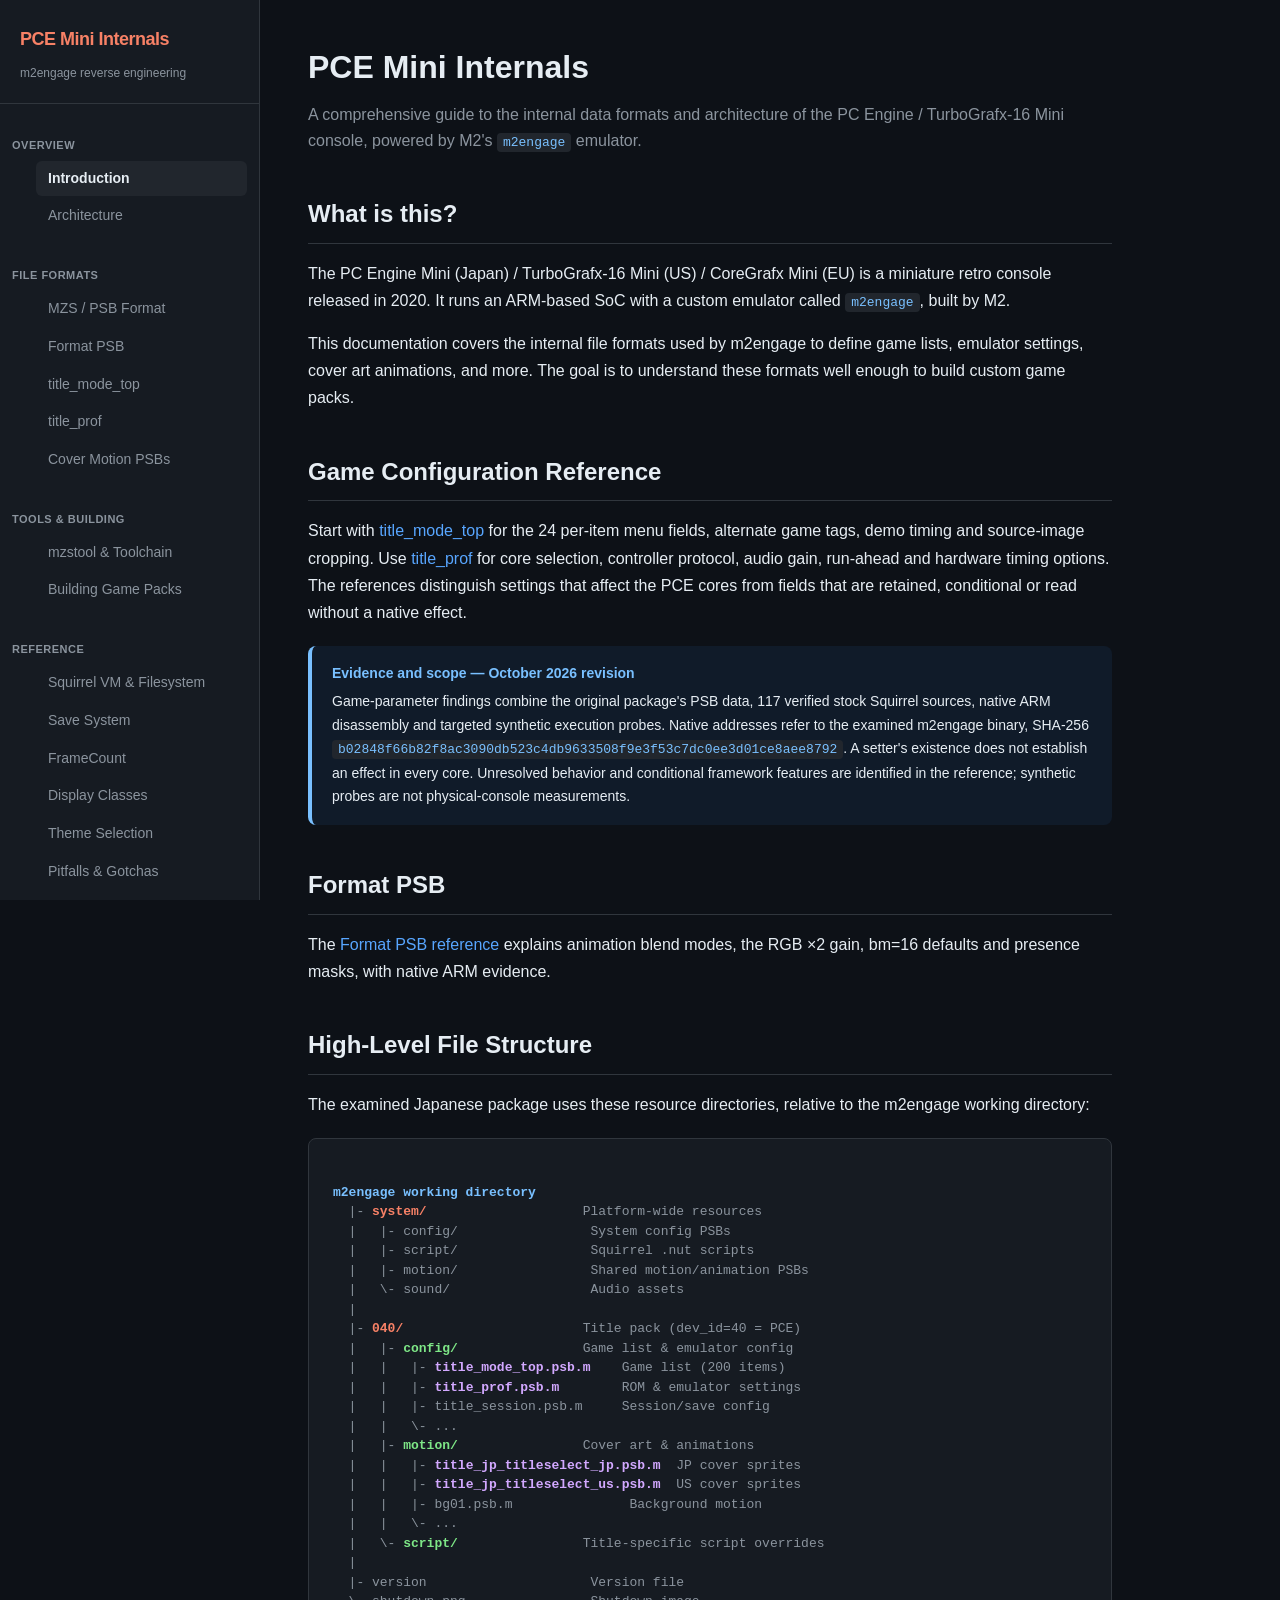
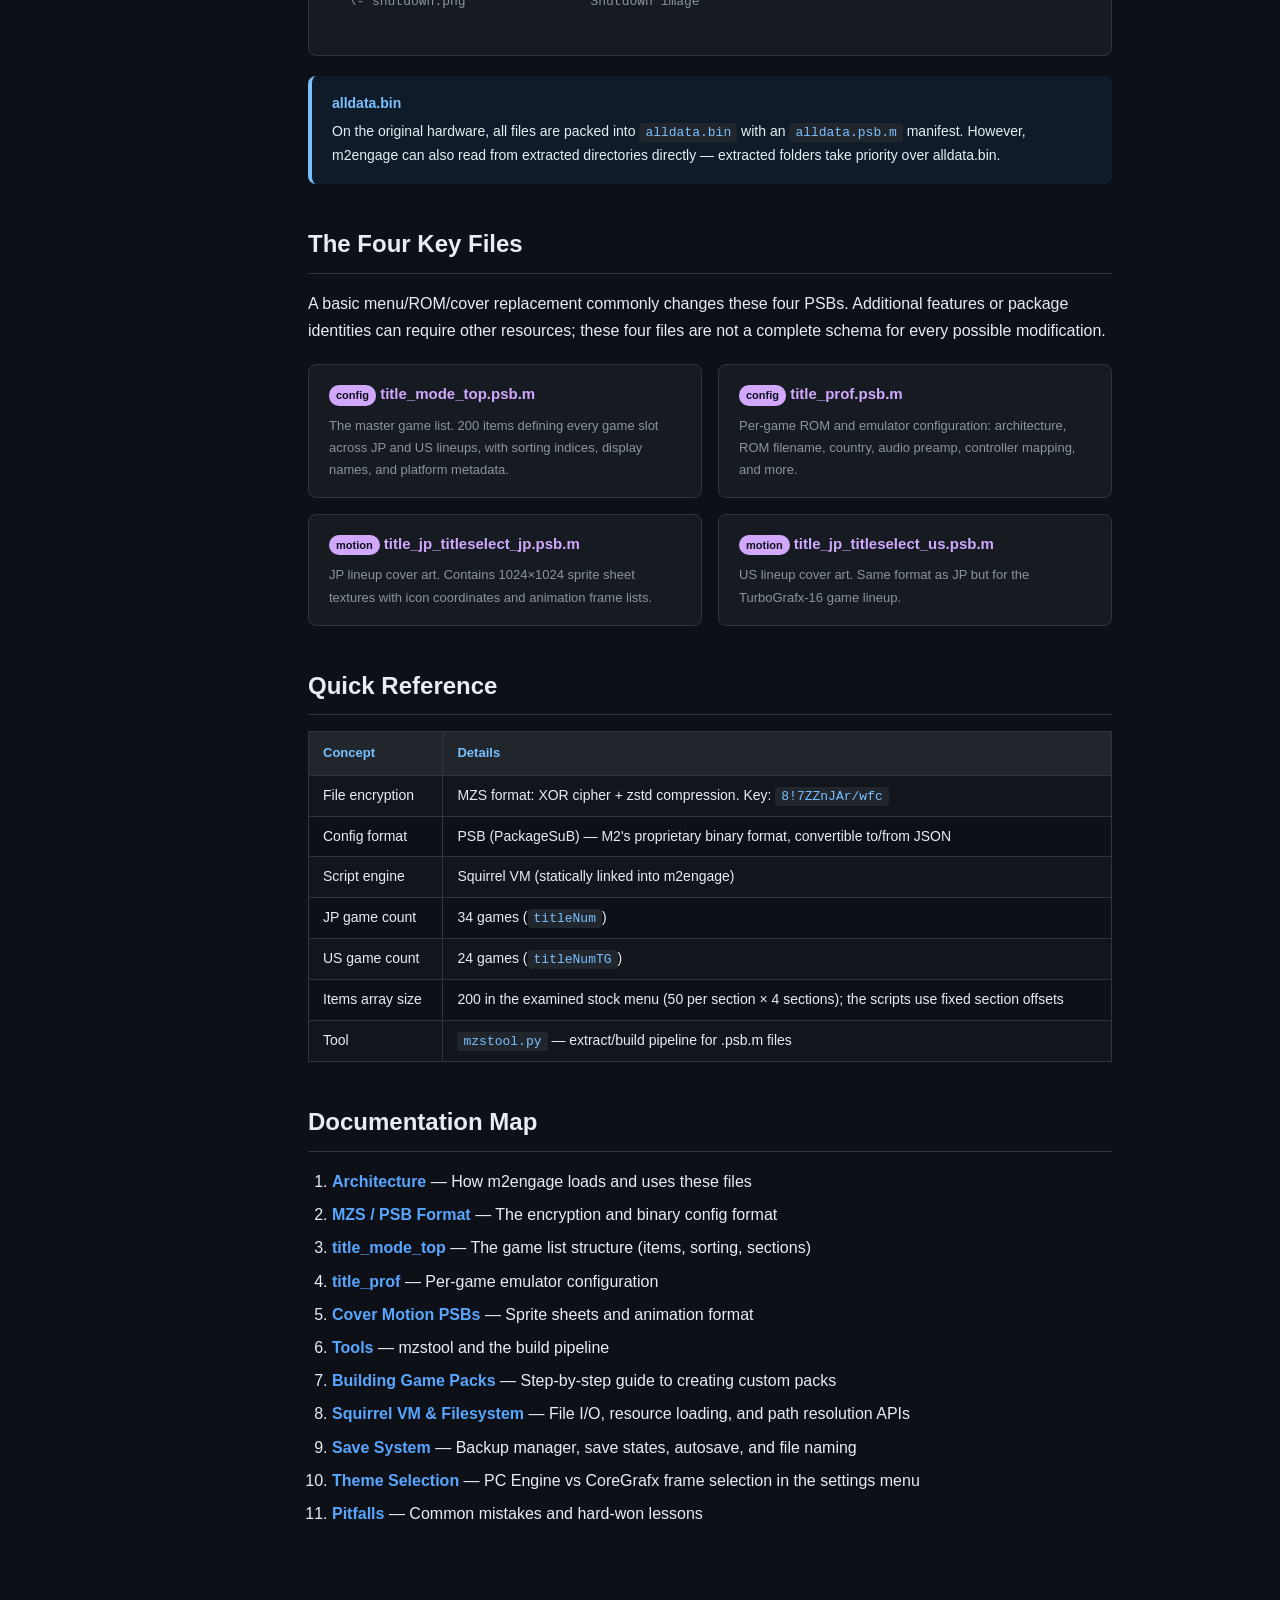
<file: index.html>
<!DOCTYPE html>
<html lang="en">
<head>
  <meta charset="UTF-8">
  <meta name="viewport" content="width=device-width, initial-scale=1.0">
  <title>PCE Mini Internals</title>
  <link rel="stylesheet" href="style.css">
</head>
<body>
  <nav>
    <div class="logo">
      <h1>PCE Mini Internals</h1>
      <div class="subtitle">m2engage reverse engineering</div>
    </div>
    <div class="section-label">Overview</div>
    <ul>
      <li><a href="index.html" class="active">Introduction</a></li>
      <li><a href="architecture.html">Architecture</a></li>
    </ul>
    <div class="section-label">File Formats</div>
    <ul>
      <li><a href="mzs-format.html">MZS / PSB Format</a></li>
      <li><a href="psb-format.html">Format PSB</a></li>
      <li><a href="title-mode-top.html">title_mode_top</a></li>
      <li><a href="title-prof.html">title_prof</a></li>
      <li><a href="cover-motion.html">Cover Motion PSBs</a></li>
    </ul>
    <div class="section-label">Tools &amp; Building</div>
    <ul>
      <li><a href="tools.html">mzstool &amp; Toolchain</a></li>
      <li><a href="building.html">Building Game Packs</a></li>
    </ul>
    <div class="section-label">Reference</div>
    <ul>
      <li><a href="squirrel-vm.html">Squirrel VM &amp; Filesystem</a></li>
      <li><a href="save-system.html">Save System</a></li>
      <li><a href="framecount.html">FrameCount</a></li>
      <li><a href="display-classes.html">Display Classes</a></li>
      <li><a href="theme.html">Theme Selection</a></li>
      <li><a href="pitfalls.html">Pitfalls &amp; Gotchas</a></li>
    </ul>
  </nav>

  <main>
    <h1>PCE Mini Internals</h1>
    <p class="page-desc">
      A comprehensive guide to the internal data formats and architecture of the
      PC Engine / TurboGrafx-16 Mini console, powered by M2's <code>m2engage</code> emulator.
    </p>

    <h2>What is this?</h2>
    <p>
      The PC Engine Mini (Japan) / TurboGrafx-16 Mini (US) / CoreGrafx Mini (EU) is a miniature
      retro console released in 2020. It runs an ARM-based SoC with a custom emulator called
      <code>m2engage</code>, built by M2.
    </p>
    <p>
      This documentation covers the internal file formats used by m2engage to define game lists,
      emulator settings, cover art animations, and more. The goal is to understand these formats
      well enough to build custom game packs.
    </p>

    <h2>Game Configuration Reference</h2>
    <p>
      Start with <a href="title-mode-top.html">title_mode_top</a> for the 24 per-item
      menu fields, alternate game tags, demo timing and source-image cropping. Use
      <a href="title-prof.html">title_prof</a> for core selection, controller protocol,
      audio gain, run-ahead and hardware timing options. The references distinguish
      settings that affect the PCE cores from fields that are retained, conditional
      or read without a native effect.
    </p>
    <div class="box box-info">
      <strong>Evidence and scope &mdash; October 2026 revision</strong>
      Game-parameter findings combine the original package's PSB data, 117 verified
      stock Squirrel sources, native ARM disassembly and targeted synthetic execution
      probes. Native addresses refer to the examined m2engage binary, SHA-256
      <code>b02848f66b82f8ac3090db523c4db9633508f9e3f53c7dc0ee3d01ce8aee8792</code>.
      A setter's existence does not establish an effect in every core. Unresolved
      behavior and conditional framework features are identified in the reference;
      synthetic probes are not physical-console measurements.
    </div>

    <h2>Format PSB</h2>
    <p>The <a href="psb-format.html">Format PSB reference</a> explains animation blend modes,
      the RGB &times;2 gain, bm=16 defaults and presence masks, with native ARM evidence.</p>

    <h2>High-Level File Structure</h2>
    <p>
      The examined Japanese package uses these resource directories, relative to
      the m2engage working directory:
    </p>

    <div class="diagram">
<span class="hl-blue">m2engage working directory</span>
  |- <span class="highlight">system/</span>                    Platform-wide resources
  |   |- config/                 System config PSBs
  |   |- script/                 Squirrel .nut scripts
  |   |- motion/                 Shared motion/animation PSBs
  |   \- sound/                  Audio assets
  |
  |- <span class="highlight">040/</span>                       Title pack (dev_id=40 = PCE)
  |   |- <span class="hl-green">config/</span>                Game list &amp; emulator config
  |   |   |- <span class="hl-purple">title_mode_top.psb.m</span>    Game list (200 items)
  |   |   |- <span class="hl-purple">title_prof.psb.m</span>        ROM &amp; emulator settings
  |   |   |- title_session.psb.m     Session/save config
  |   |   \- ...
  |   |- <span class="hl-green">motion/</span>                Cover art &amp; animations
  |   |   |- <span class="hl-purple">title_jp_titleselect_jp.psb.m</span>  JP cover sprites
  |   |   |- <span class="hl-purple">title_jp_titleselect_us.psb.m</span>  US cover sprites
  |   |   |- bg01.psb.m               Background motion
  |   |   \- ...
  |   \- <span class="hl-green">script/</span>                Title-specific script overrides
  |
  |- version                     Version file
  \- shutdown.png                Shutdown image
    </div>

    <div class="box box-info">
      <strong>alldata.bin</strong>
      On the original hardware, all files are packed into <code>alldata.bin</code> with an
      <code>alldata.psb.m</code> manifest. However, m2engage can also read from extracted
      directories directly &mdash; extracted folders take priority over alldata.bin.
    </div>

    <h2>The Four Key Files</h2>
    <p>
      A basic menu/ROM/cover replacement commonly changes these four PSBs. Additional
      features or package identities can require other resources; these four files
      are not a complete schema for every possible modification.
    </p>

    <div class="card-grid">
      <div class="card">
        <h4><span class="badge badge-file">config</span> title_mode_top.psb.m</h4>
        <p>The master game list. 200 items defining every game slot across JP and US lineups,
        with sorting indices, display names, and platform metadata.</p>
      </div>
      <div class="card">
        <h4><span class="badge badge-file">config</span> title_prof.psb.m</h4>
        <p>Per-game ROM and emulator configuration: architecture, ROM filename, country,
        audio preamp, controller mapping, and more.</p>
      </div>
      <div class="card">
        <h4><span class="badge badge-file">motion</span> title_jp_titleselect_jp.psb.m</h4>
        <p>JP lineup cover art. Contains 1024&times;1024 sprite sheet textures with icon
        coordinates and animation frame lists.</p>
      </div>
      <div class="card">
        <h4><span class="badge badge-file">motion</span> title_jp_titleselect_us.psb.m</h4>
        <p>US lineup cover art. Same format as JP but for the TurboGrafx-16 game lineup.</p>
      </div>
    </div>

    <h2>Quick Reference</h2>
    <table>
      <tr>
        <th>Concept</th>
        <th>Details</th>
      </tr>
      <tr>
        <td>File encryption</td>
        <td>MZS format: XOR cipher + zstd compression. Key: <code>8!7ZZnJAr/wfc</code></td>
      </tr>
      <tr>
        <td>Config format</td>
        <td>PSB (PackageSuB) &mdash; M2's proprietary binary format, convertible to/from JSON</td>
      </tr>
      <tr>
        <td>Script engine</td>
        <td>Squirrel VM (statically linked into m2engage)</td>
      </tr>
      <tr>
        <td>JP game count</td>
        <td>34 games (<code>titleNum</code>)</td>
      </tr>
      <tr>
        <td>US game count</td>
        <td>24 games (<code>titleNumTG</code>)</td>
      </tr>
      <tr>
        <td>Items array size</td>
        <td>200 in the examined stock menu (50 per section &times; 4 sections); the scripts use fixed section offsets</td>
      </tr>
      <tr>
        <td>Tool</td>
        <td><code>mzstool.py</code> &mdash; extract/build pipeline for .psb.m files</td>
      </tr>
    </table>

    <h2>Documentation Map</h2>
    <ol>
      <li><a href="architecture.html"><strong>Architecture</strong></a> &mdash; How m2engage loads and uses these files</li>
      <li><a href="mzs-format.html"><strong>MZS / PSB Format</strong></a> &mdash; The encryption and binary config format</li>
      <li><a href="title-mode-top.html"><strong>title_mode_top</strong></a> &mdash; The game list structure (items, sorting, sections)</li>
      <li><a href="title-prof.html"><strong>title_prof</strong></a> &mdash; Per-game emulator configuration</li>
      <li><a href="cover-motion.html"><strong>Cover Motion PSBs</strong></a> &mdash; Sprite sheets and animation format</li>
      <li><a href="tools.html"><strong>Tools</strong></a> &mdash; mzstool and the build pipeline</li>
      <li><a href="building.html"><strong>Building Game Packs</strong></a> &mdash; Step-by-step guide to creating custom packs</li>
      <li><a href="squirrel-vm.html"><strong>Squirrel VM &amp; Filesystem</strong></a> &mdash; File I/O, resource loading, and path resolution APIs</li>
      <li><a href="save-system.html"><strong>Save System</strong></a> &mdash; Backup manager, save states, autosave, and file naming</li>
      <li><a href="theme.html"><strong>Theme Selection</strong></a> &mdash; PC Engine vs CoreGrafx frame selection in the settings menu</li>
      <li><a href="pitfalls.html"><strong>Pitfalls</strong></a> &mdash; Common mistakes and hard-won lessons</li>
    </ol>

  </main>
</body>
</html>
</file>
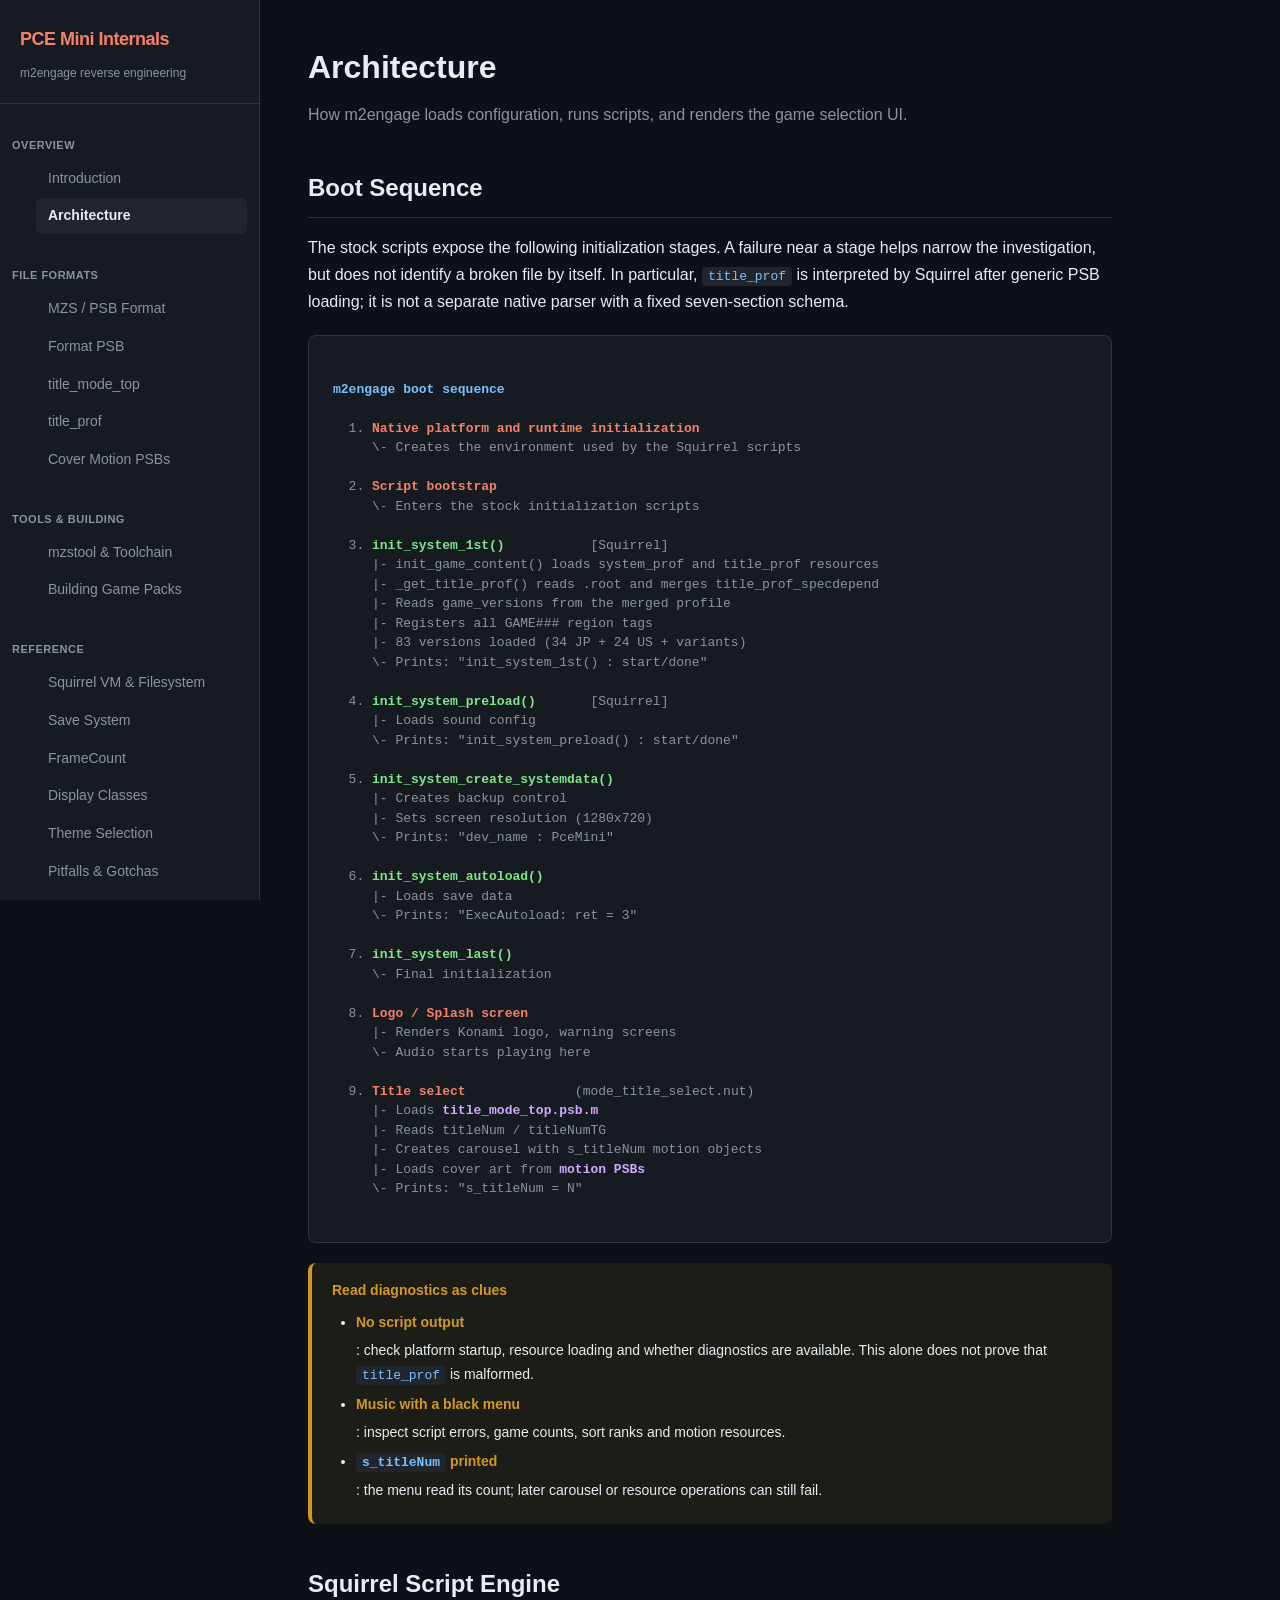
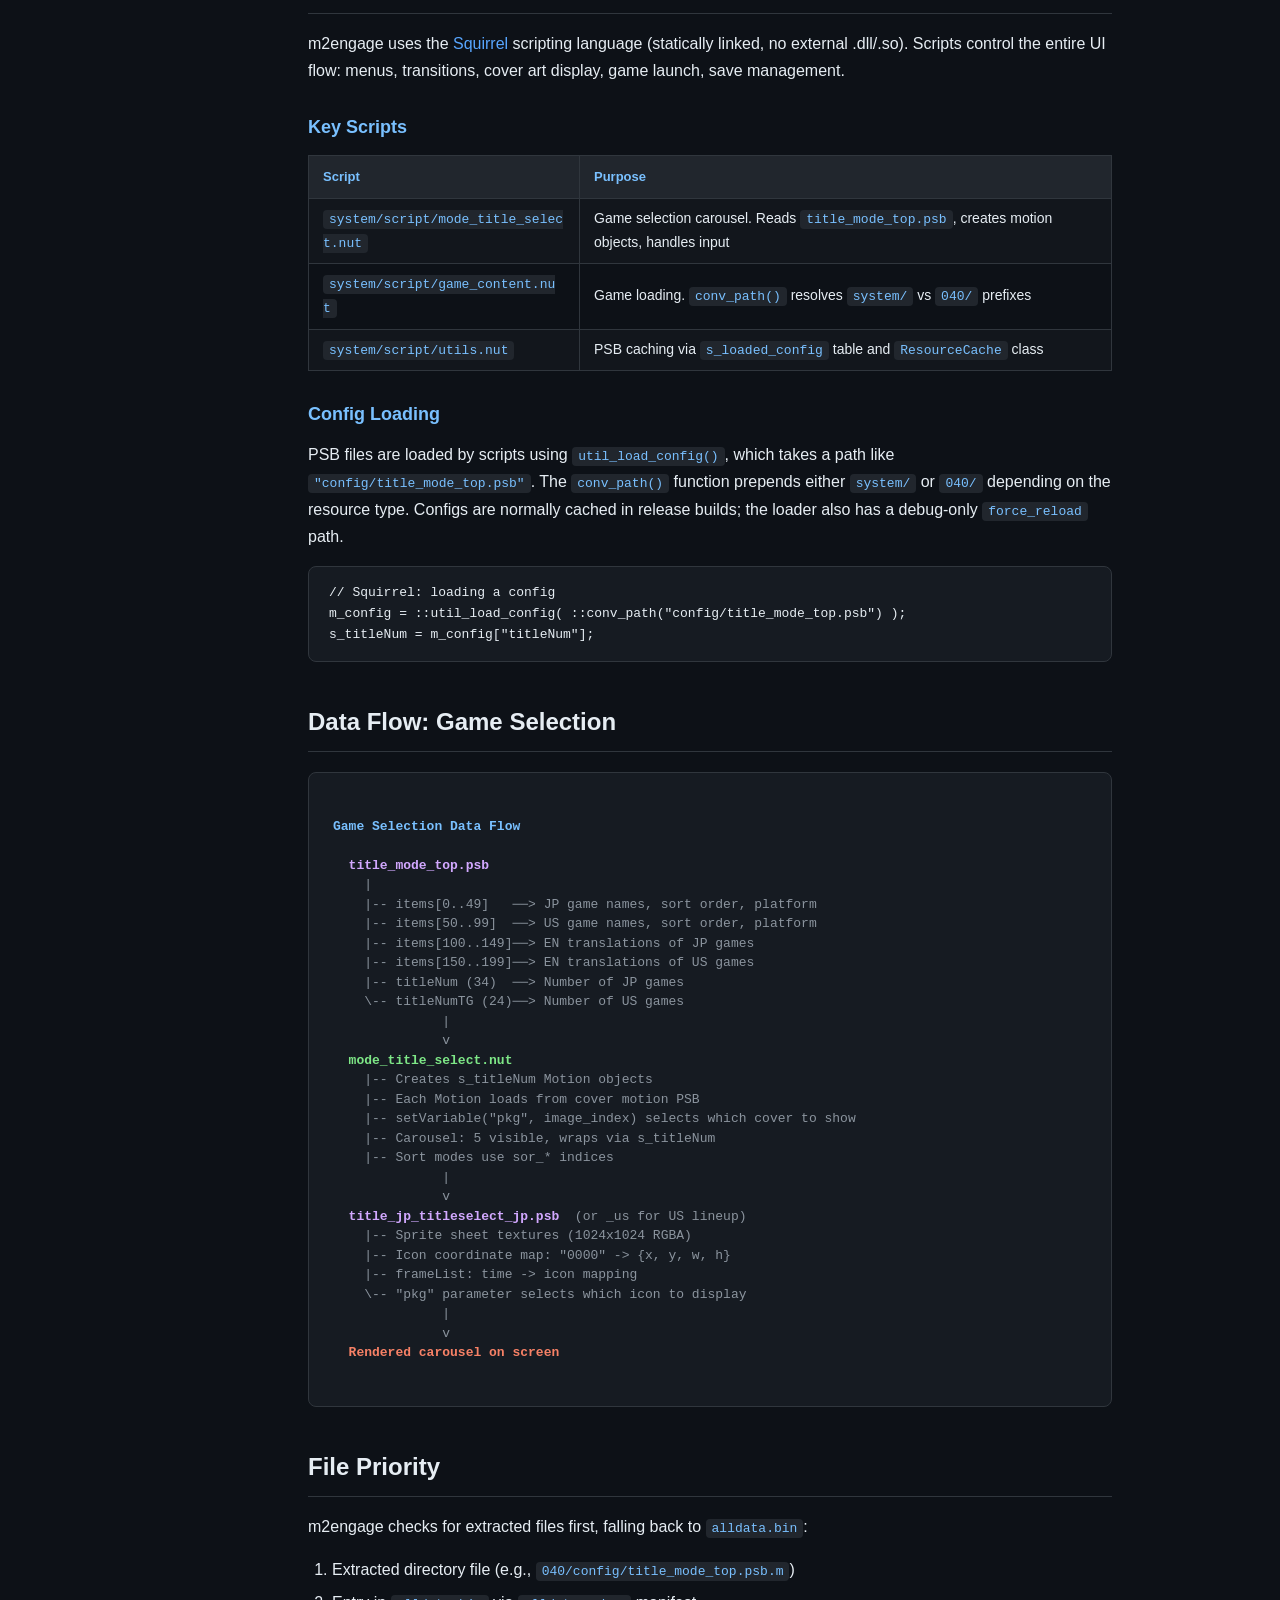
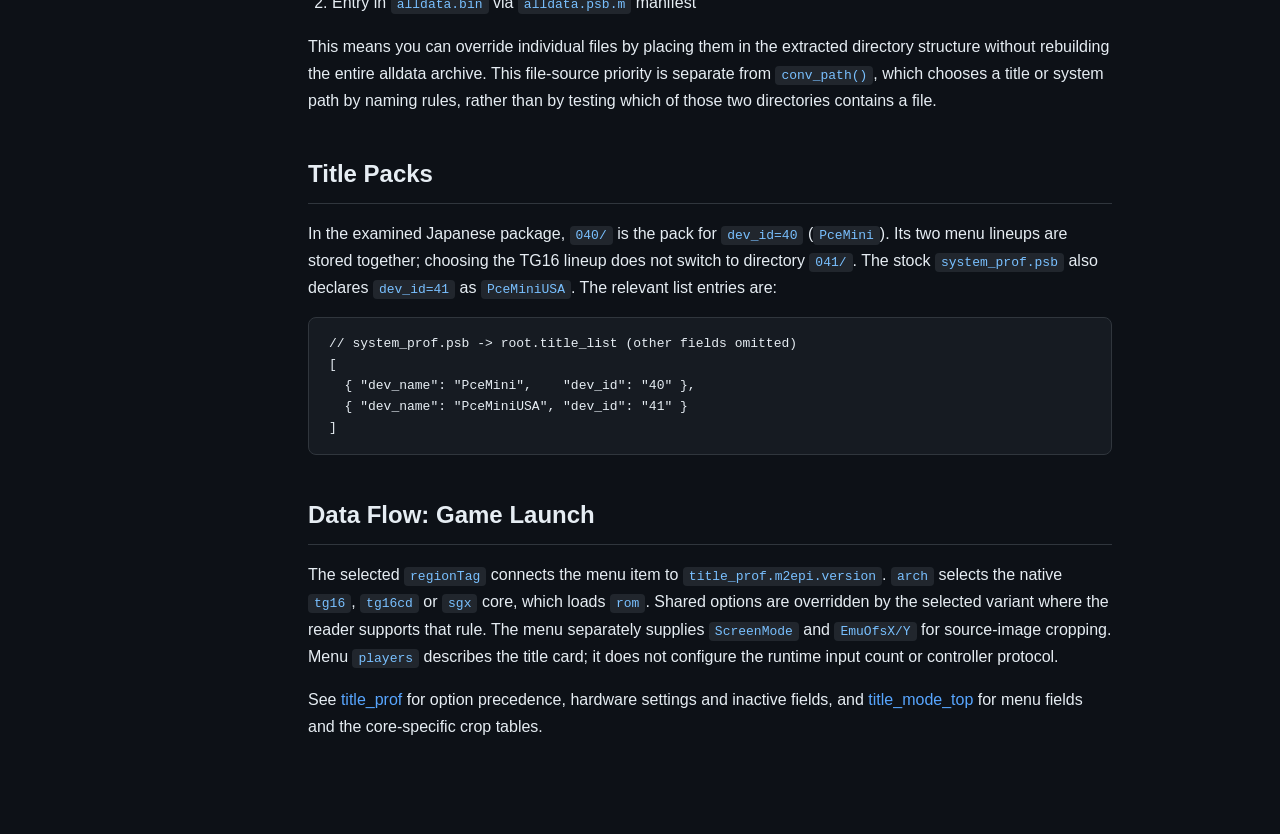
<file: architecture.html>
<!DOCTYPE html>
<html lang="en">
<head>
  <meta charset="UTF-8">
  <meta name="viewport" content="width=device-width, initial-scale=1.0">
  <title>Architecture - PCE Mini Internals</title>
  <link rel="stylesheet" href="style.css">
</head>
<body>
  <nav>
    <div class="logo">
      <h1>PCE Mini Internals</h1>
      <div class="subtitle">m2engage reverse engineering</div>
    </div>
    <div class="section-label">Overview</div>
    <ul>
      <li><a href="index.html">Introduction</a></li>
      <li><a href="architecture.html" class="active">Architecture</a></li>
    </ul>
    <div class="section-label">File Formats</div>
    <ul>
      <li><a href="mzs-format.html">MZS / PSB Format</a></li>
      <li><a href="psb-format.html">Format PSB</a></li>
      <li><a href="title-mode-top.html">title_mode_top</a></li>
      <li><a href="title-prof.html">title_prof</a></li>
      <li><a href="cover-motion.html">Cover Motion PSBs</a></li>
    </ul>
    <div class="section-label">Tools &amp; Building</div>
    <ul>
      <li><a href="tools.html">mzstool &amp; Toolchain</a></li>
      <li><a href="building.html">Building Game Packs</a></li>
    </ul>
    <div class="section-label">Reference</div>
    <ul>
      <li><a href="squirrel-vm.html">Squirrel VM &amp; Filesystem</a></li>
      <li><a href="save-system.html">Save System</a></li>
      <li><a href="framecount.html">FrameCount</a></li>
      <li><a href="display-classes.html">Display Classes</a></li>
      <li><a href="theme.html">Theme Selection</a></li>
      <li><a href="pitfalls.html">Pitfalls &amp; Gotchas</a></li>
    </ul>
  </nav>

  <main>
    <h1>Architecture</h1>
    <p class="page-desc">
      How m2engage loads configuration, runs scripts, and renders the game selection UI.
    </p>

    <h2>Boot Sequence</h2>
    <p>
      The stock scripts expose the following initialization stages. A failure near a
      stage helps narrow the investigation, but does not identify a broken file by itself.
      In particular, <code>title_prof</code> is interpreted by Squirrel after generic PSB
      loading; it is not a separate native parser with a fixed seven-section schema.
    </p>

    <div class="diagram">
<span class="hl-blue">m2engage boot sequence</span>

  1. <span class="highlight">Native platform and runtime initialization</span>
     \- Creates the environment used by the Squirrel scripts

  2. <span class="highlight">Script bootstrap</span>
     \- Enters the stock initialization scripts

  3. <span class="hl-green">init_system_1st()</span>           <span class="hl-dim">[Squirrel]</span>
     |- init_game_content() loads system_prof and title_prof resources
     |- _get_title_prof() reads .root and merges title_prof_specdepend
     |- Reads game_versions from the merged profile
     |- Registers all GAME### region tags
     |- 83 versions loaded (34 JP + 24 US + variants)
     \- <span class="hl-dim">Prints: "init_system_1st() : start/done"</span>

  4. <span class="hl-green">init_system_preload()</span>       <span class="hl-dim">[Squirrel]</span>
     |- Loads sound config
     \- <span class="hl-dim">Prints: "init_system_preload() : start/done"</span>

  5. <span class="hl-green">init_system_create_systemdata()</span>
     |- Creates backup control
     |- Sets screen resolution (1280x720)
     \- <span class="hl-dim">Prints: "dev_name : PceMini"</span>

  6. <span class="hl-green">init_system_autoload()</span>
     |- Loads save data
     \- <span class="hl-dim">Prints: "ExecAutoload: ret = 3"</span>

  7. <span class="hl-green">init_system_last()</span>
     \- Final initialization

  8. <span class="highlight">Logo / Splash screen</span>
     |- Renders Konami logo, warning screens
     \- <span class="hl-dim">Audio starts playing here</span>

  9. <span class="highlight">Title select</span>              <span class="hl-dim">(mode_title_select.nut)</span>
     |- Loads <span class="hl-purple">title_mode_top.psb.m</span>
     |- Reads titleNum / titleNumTG
     |- Creates carousel with s_titleNum motion objects
     |- Loads cover art from <span class="hl-purple">motion PSBs</span>
     \- <span class="hl-dim">Prints: "s_titleNum = N"</span>
    </div>

    <div class="box box-warning">
      <strong>Read diagnostics as clues</strong>
      <ul style="margin-top:8px; margin-bottom:0">
        <li><strong>No script output</strong>: check platform startup, resource loading and whether diagnostics are available. This alone does not prove that <code>title_prof</code> is malformed.</li>
        <li><strong>Music with a black menu</strong>: inspect script errors, game counts, sort ranks and motion resources.</li>
        <li><strong><code>s_titleNum</code> printed</strong>: the menu read its count; later carousel or resource operations can still fail.</li>
      </ul>
    </div>

    <h2>Squirrel Script Engine</h2>
    <p>
      m2engage uses the <a href="http://squirrel-lang.org/">Squirrel</a> scripting language
      (statically linked, no external .dll/.so). Scripts control the entire UI flow:
      menus, transitions, cover art display, game launch, save management.
    </p>

    <h3>Key Scripts</h3>
    <table>
      <tr><th>Script</th><th>Purpose</th></tr>
      <tr>
        <td><code>system/script/mode_title_select.nut</code></td>
        <td>Game selection carousel. Reads <code>title_mode_top.psb</code>, creates motion objects, handles input</td>
      </tr>
      <tr>
        <td><code>system/script/game_content.nut</code></td>
        <td>Game loading. <code>conv_path()</code> resolves <code>system/</code> vs <code>040/</code> prefixes</td>
      </tr>
      <tr>
        <td><code>system/script/utils.nut</code></td>
        <td>PSB caching via <code>s_loaded_config</code> table and <code>ResourceCache</code> class</td>
      </tr>
    </table>

    <h3>Config Loading</h3>
    <p>
      PSB files are loaded by scripts using <code>util_load_config()</code>, which takes
      a path like <code>"config/title_mode_top.psb"</code>. The <code>conv_path()</code>
      function prepends either <code>system/</code> or <code>040/</code> depending on
      the resource type. Configs are normally cached in release builds; the loader also
      has a debug-only <code>force_reload</code> path.
    </p>
    <pre><code>// Squirrel: loading a config
m_config = ::util_load_config( ::conv_path("config/title_mode_top.psb") );
s_titleNum = m_config["titleNum"];</code></pre>

    <h2>Data Flow: Game Selection</h2>

    <div class="diagram">
<span class="hl-blue">Game Selection Data Flow</span>

  <span class="hl-purple">title_mode_top.psb</span>
    |
    |-- items[0..49]   ──> JP game names, sort order, platform
    |-- items[50..99]  ──> US game names, sort order, platform
    |-- items[100..149]──> EN translations of JP games
    |-- items[150..199]──> EN translations of US games
    |-- titleNum (34)  ──> Number of JP games
    \-- titleNumTG (24)──> Number of US games
              |
              v
  <span class="hl-green">mode_title_select.nut</span>
    |-- Creates s_titleNum Motion objects
    |-- Each Motion loads from cover motion PSB
    |-- setVariable("pkg", image_index) selects which cover to show
    |-- Carousel: 5 visible, wraps via s_titleNum
    |-- Sort modes use sor_* indices
              |
              v
  <span class="hl-purple">title_jp_titleselect_jp.psb</span>  (or _us for US lineup)
    |-- Sprite sheet textures (1024x1024 RGBA)
    |-- Icon coordinate map: "0000" -> {x, y, w, h}
    |-- frameList: time -> icon mapping
    \-- "pkg" parameter selects which icon to display
              |
              v
  <span class="highlight">Rendered carousel on screen</span>
    </div>

    <h2>File Priority</h2>
    <p>
      m2engage checks for extracted files first, falling back to <code>alldata.bin</code>:
    </p>
    <ol>
      <li>Extracted directory file (e.g., <code>040/config/title_mode_top.psb.m</code>)</li>
      <li>Entry in <code>alldata.bin</code> via <code>alldata.psb.m</code> manifest</li>
    </ol>
    <p>
      This means you can override individual files by placing them in the extracted directory
      structure without rebuilding the entire alldata archive. This file-source priority
      is separate from <code>conv_path()</code>, which chooses a title or system path by
      naming rules, rather than by testing which of those two directories contains a file.
    </p>

    <h2>Title Packs</h2>
    <p>
      In the examined Japanese package, <code>040/</code> is the pack for
      <code>dev_id=40</code> (<code>PceMini</code>). Its two menu lineups are stored together;
      choosing the TG16 lineup does not switch to directory <code>041/</code>.
      The stock <code>system_prof.psb</code> also declares <code>dev_id=41</code>
      as <code>PceMiniUSA</code>. The relevant list entries are:
    </p>
    <pre><code>// system_prof.psb -> root.title_list (other fields omitted)
[
  { "dev_name": "PceMini",    "dev_id": "40" },
  { "dev_name": "PceMiniUSA", "dev_id": "41" }
]</code></pre>

    <h2>Data Flow: Game Launch</h2>
    <p>
      The selected <code>regionTag</code> connects the menu item to
      <code>title_prof.m2epi.version</code>. <code>arch</code> selects the native
      <code>tg16</code>, <code>tg16cd</code> or <code>sgx</code> core, which loads
      <code>rom</code>. Shared options are overridden by the selected variant where
      the reader supports that rule. The menu separately supplies
      <code>ScreenMode</code> and <code>EmuOfsX/Y</code> for source-image cropping.
      Menu <code>players</code> describes the title card; it does not configure the
      runtime input count or controller protocol.
    </p>
    <p>
      See <a href="title-prof.html">title_prof</a> for option precedence, hardware
      settings and inactive fields, and <a href="title-mode-top.html">title_mode_top</a>
      for menu fields and the core-specific crop tables.
    </p>
  </main>
</body>
</html>
</file>
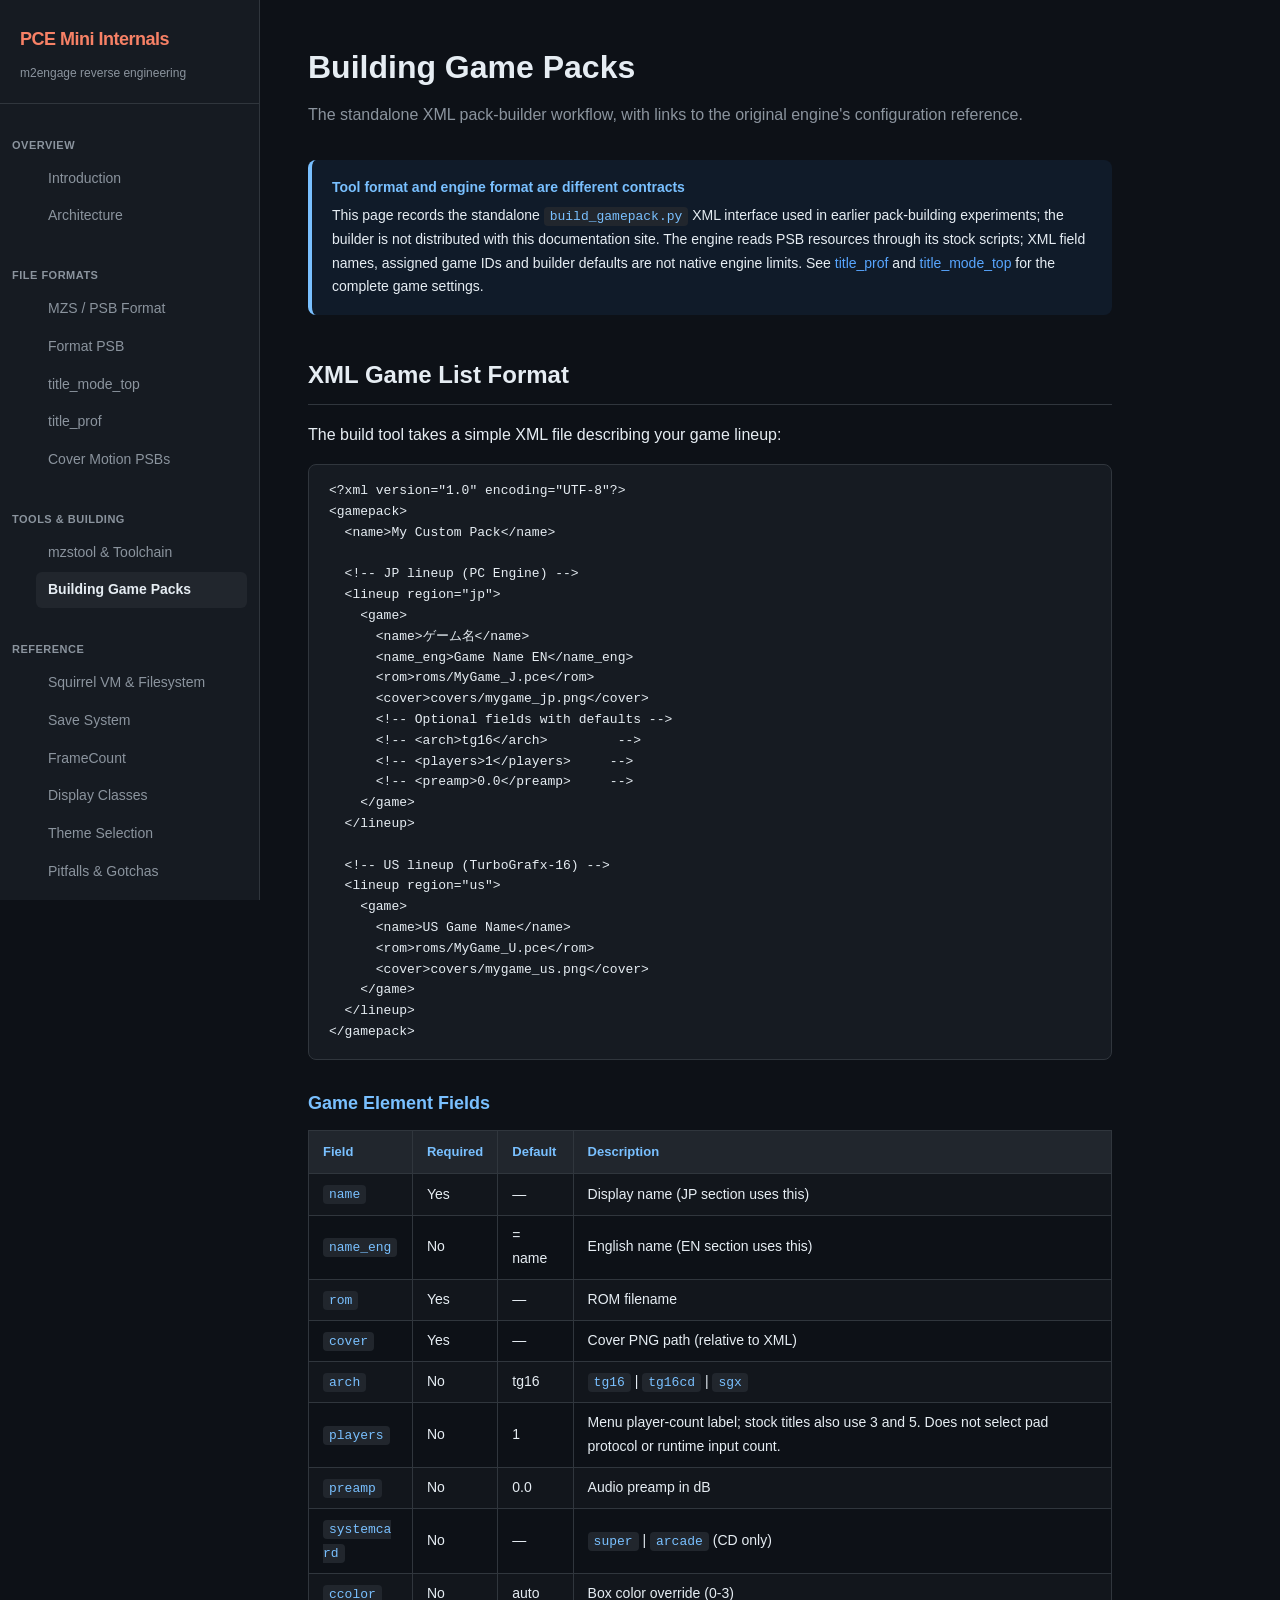
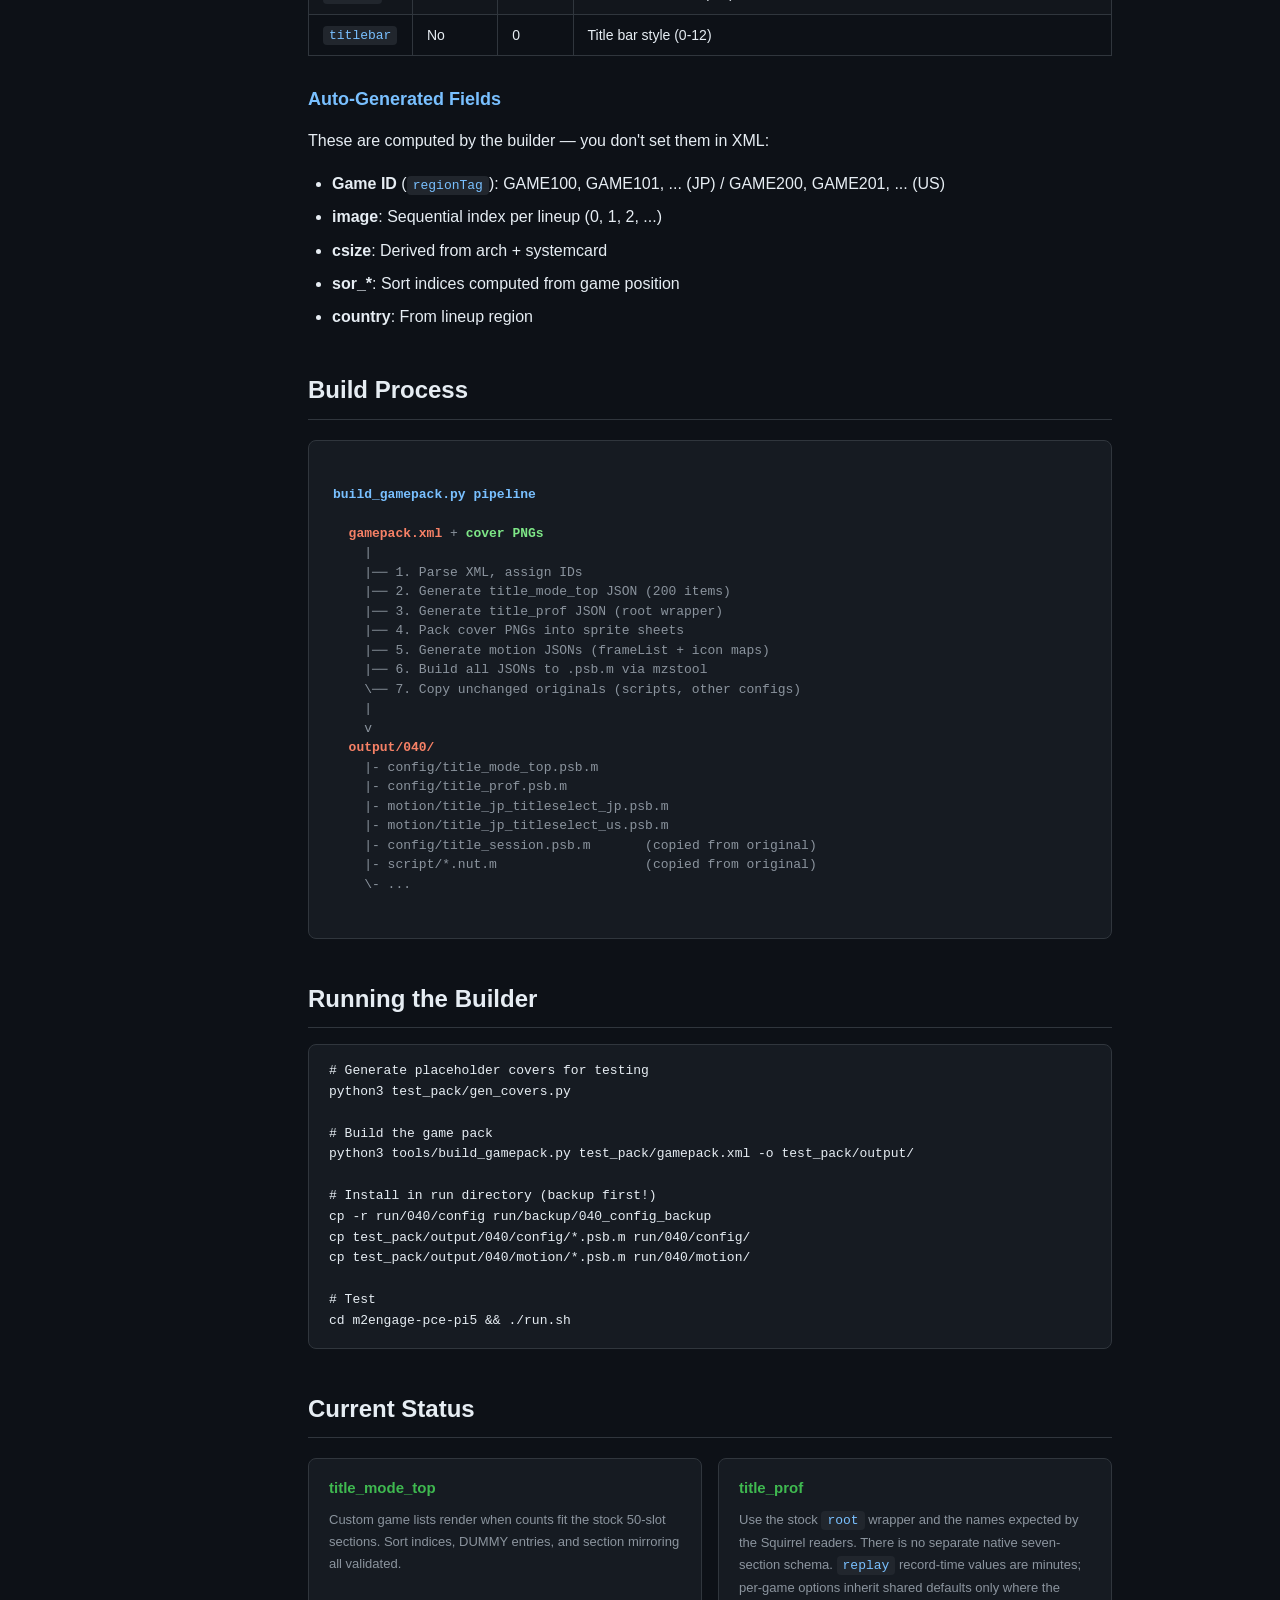
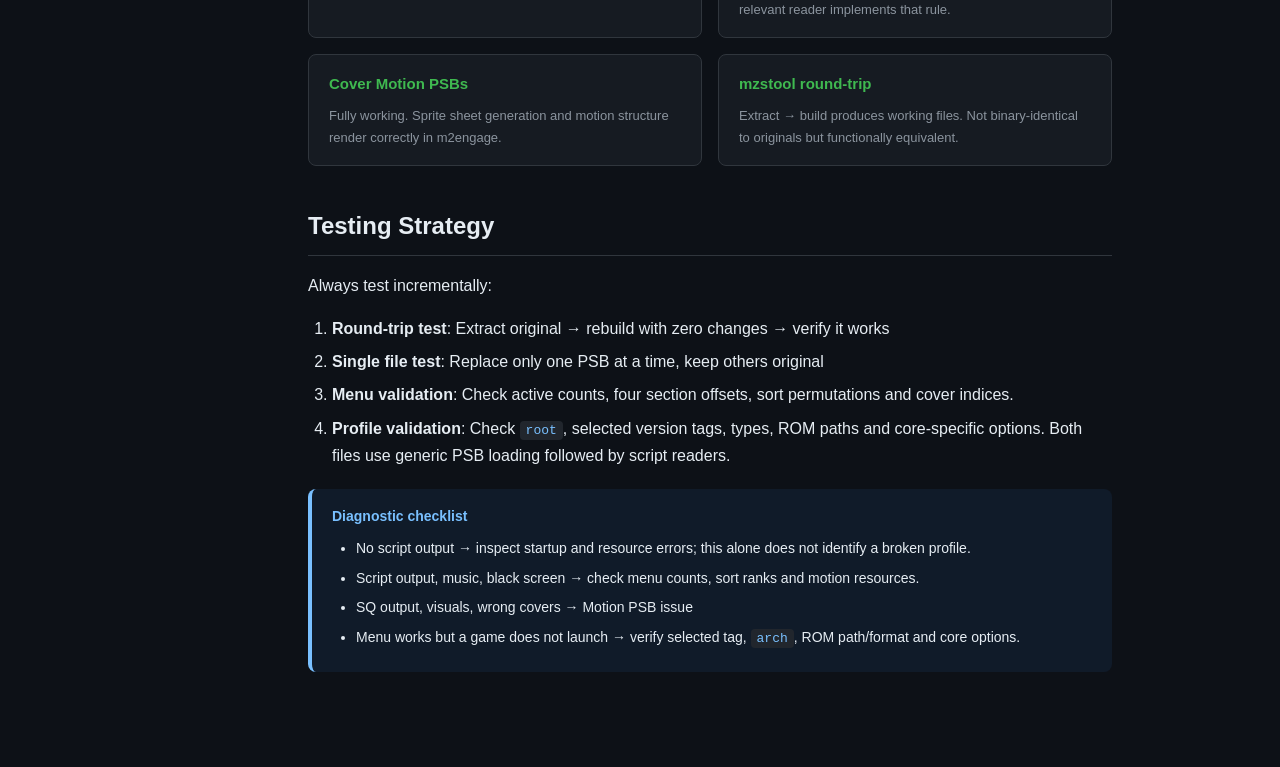
<file: building.html>
<!DOCTYPE html>
<html lang="en">
<head>
  <meta charset="UTF-8">
  <meta name="viewport" content="width=device-width, initial-scale=1.0">
  <title>Building Game Packs - PCE Mini Internals</title>
  <link rel="stylesheet" href="style.css">
</head>
<body>
  <nav>
    <div class="logo">
      <h1>PCE Mini Internals</h1>
      <div class="subtitle">m2engage reverse engineering</div>
    </div>
    <div class="section-label">Overview</div>
    <ul>
      <li><a href="index.html">Introduction</a></li>
      <li><a href="architecture.html">Architecture</a></li>
    </ul>
    <div class="section-label">File Formats</div>
    <ul>
      <li><a href="mzs-format.html">MZS / PSB Format</a></li>
      <li><a href="psb-format.html">Format PSB</a></li>
      <li><a href="title-mode-top.html">title_mode_top</a></li>
      <li><a href="title-prof.html">title_prof</a></li>
      <li><a href="cover-motion.html">Cover Motion PSBs</a></li>
    </ul>
    <div class="section-label">Tools &amp; Building</div>
    <ul>
      <li><a href="tools.html">mzstool &amp; Toolchain</a></li>
      <li><a href="building.html" class="active">Building Game Packs</a></li>
    </ul>
    <div class="section-label">Reference</div>
    <ul>
      <li><a href="squirrel-vm.html">Squirrel VM &amp; Filesystem</a></li>
      <li><a href="save-system.html">Save System</a></li>
      <li><a href="framecount.html">FrameCount</a></li>
      <li><a href="display-classes.html">Display Classes</a></li>
      <li><a href="theme.html">Theme Selection</a></li>
      <li><a href="pitfalls.html">Pitfalls &amp; Gotchas</a></li>
    </ul>
  </nav>

  <main>
    <h1>Building Game Packs</h1>
    <p class="page-desc">
      The standalone XML pack-builder workflow, with links to the original engine's configuration reference.
    </p>

    <div class="box box-info">
      <strong>Tool format and engine format are different contracts</strong>
      This page records the standalone <code>build_gamepack.py</code> XML interface
      used in earlier pack-building experiments; the builder is not distributed with
      this documentation site. The engine reads PSB resources through its stock scripts;
      XML field names, assigned game IDs and builder defaults are not native engine
      limits. See <a href="title-prof.html">title_prof</a> and
      <a href="title-mode-top.html">title_mode_top</a> for the complete game settings.
    </div>

    <h2>XML Game List Format</h2>
    <p>
      The build tool takes a simple XML file describing your game lineup:
    </p>
    <pre><code>&lt;?xml version="1.0" encoding="UTF-8"?&gt;
&lt;gamepack&gt;
  &lt;name&gt;My Custom Pack&lt;/name&gt;

  &lt;!-- JP lineup (PC Engine) --&gt;
  &lt;lineup region="jp"&gt;
    &lt;game&gt;
      &lt;name&gt;ゲーム名&lt;/name&gt;
      &lt;name_eng&gt;Game Name EN&lt;/name_eng&gt;
      &lt;rom&gt;roms/MyGame_J.pce&lt;/rom&gt;
      &lt;cover&gt;covers/mygame_jp.png&lt;/cover&gt;
      &lt;!-- Optional fields with defaults --&gt;
      &lt;!-- &lt;arch&gt;tg16&lt;/arch&gt;         --&gt;
      &lt;!-- &lt;players&gt;1&lt;/players&gt;     --&gt;
      &lt;!-- &lt;preamp&gt;0.0&lt;/preamp&gt;     --&gt;
    &lt;/game&gt;
  &lt;/lineup&gt;

  &lt;!-- US lineup (TurboGrafx-16) --&gt;
  &lt;lineup region="us"&gt;
    &lt;game&gt;
      &lt;name&gt;US Game Name&lt;/name&gt;
      &lt;rom&gt;roms/MyGame_U.pce&lt;/rom&gt;
      &lt;cover&gt;covers/mygame_us.png&lt;/cover&gt;
    &lt;/game&gt;
  &lt;/lineup&gt;
&lt;/gamepack&gt;</code></pre>

    <h3>Game Element Fields</h3>
    <table>
      <tr><th>Field</th><th>Required</th><th>Default</th><th>Description</th></tr>
      <tr><td><code>name</code></td><td>Yes</td><td>&mdash;</td><td>Display name (JP section uses this)</td></tr>
      <tr><td><code>name_eng</code></td><td>No</td><td>= name</td><td>English name (EN section uses this)</td></tr>
      <tr><td><code>rom</code></td><td>Yes</td><td>&mdash;</td><td>ROM filename</td></tr>
      <tr><td><code>cover</code></td><td>Yes</td><td>&mdash;</td><td>Cover PNG path (relative to XML)</td></tr>
      <tr><td><code>arch</code></td><td>No</td><td>tg16</td><td><code>tg16</code> | <code>tg16cd</code> | <code>sgx</code></td></tr>
      <tr><td><code>players</code></td><td>No</td><td>1</td><td>Menu player-count label; stock titles also use 3 and 5. Does not select pad protocol or runtime input count.</td></tr>
      <tr><td><code>preamp</code></td><td>No</td><td>0.0</td><td>Audio preamp in dB</td></tr>
      <tr><td><code>systemcard</code></td><td>No</td><td>&mdash;</td><td><code>super</code> | <code>arcade</code> (CD only)</td></tr>
      <tr><td><code>ccolor</code></td><td>No</td><td>auto</td><td>Box color override (0-3)</td></tr>
      <tr><td><code>titlebar</code></td><td>No</td><td>0</td><td>Title bar style (0-12)</td></tr>
    </table>

    <h3>Auto-Generated Fields</h3>
    <p>These are computed by the builder &mdash; you don't set them in XML:</p>
    <ul>
      <li><strong>Game ID</strong> (<code>regionTag</code>): GAME100, GAME101, ... (JP) / GAME200, GAME201, ... (US)</li>
      <li><strong>image</strong>: Sequential index per lineup (0, 1, 2, ...)</li>
      <li><strong>csize</strong>: Derived from arch + systemcard</li>
      <li><strong>sor_*</strong>: Sort indices computed from game position</li>
      <li><strong>country</strong>: From lineup region</li>
    </ul>

    <h2>Build Process</h2>

    <div class="diagram">
<span class="hl-blue">build_gamepack.py pipeline</span>

  <span class="highlight">gamepack.xml</span> + <span class="hl-green">cover PNGs</span>
    |
    |── 1. Parse XML, assign IDs
    |── 2. Generate title_mode_top JSON (200 items)
    |── 3. Generate title_prof JSON (root wrapper)
    |── 4. Pack cover PNGs into sprite sheets
    |── 5. Generate motion JSONs (frameList + icon maps)
    |── 6. Build all JSONs to .psb.m via mzstool
    \── 7. Copy unchanged originals (scripts, other configs)
    |
    v
  <span class="highlight">output/040/</span>
    |- config/title_mode_top.psb.m
    |- config/title_prof.psb.m
    |- motion/title_jp_titleselect_jp.psb.m
    |- motion/title_jp_titleselect_us.psb.m
    |- config/title_session.psb.m       <span class="hl-dim">(copied from original)</span>
    |- script/*.nut.m                   <span class="hl-dim">(copied from original)</span>
    \- ...
    </div>

    <h2>Running the Builder</h2>
    <pre><code># Generate placeholder covers for testing
python3 test_pack/gen_covers.py

# Build the game pack
python3 tools/build_gamepack.py test_pack/gamepack.xml -o test_pack/output/

# Install in run directory (backup first!)
cp -r run/040/config run/backup/040_config_backup
cp test_pack/output/040/config/*.psb.m run/040/config/
cp test_pack/output/040/motion/*.psb.m run/040/motion/

# Test
cd m2engage-pce-pi5 && ./run.sh</code></pre>

    <h2>Current Status</h2>

    <div class="card-grid">
      <div class="card">
        <h4 style="color: var(--success)">title_mode_top</h4>
        <p>Custom game lists render when counts fit the stock 50-slot sections.
        Sort indices, DUMMY entries, and section mirroring all validated.</p>
      </div>
      <div class="card">
        <h4 style="color: var(--success)">title_prof</h4>
        <p>Use the stock <code>root</code> wrapper and the names expected by the
        Squirrel readers. There is no separate native seven-section schema.
        <code>replay</code> record-time values are minutes; per-game options inherit
        shared defaults only where the relevant reader implements that rule.</p>
      </div>
      <div class="card">
        <h4 style="color: var(--success)">Cover Motion PSBs</h4>
        <p>Fully working. Sprite sheet generation and motion structure
        render correctly in m2engage.</p>
      </div>
      <div class="card">
        <h4 style="color: var(--success)">mzstool round-trip</h4>
        <p>Extract &rarr; build produces working files. Not binary-identical
        to originals but functionally equivalent.</p>
      </div>
    </div>

    <h2>Testing Strategy</h2>
    <p>Always test incrementally:</p>
    <ol>
      <li><strong>Round-trip test</strong>: Extract original &rarr; rebuild with zero changes &rarr; verify it works</li>
      <li><strong>Single file test</strong>: Replace only one PSB at a time, keep others original</li>
      <li><strong>Menu validation</strong>: Check active counts, four section offsets, sort permutations and cover indices.</li>
      <li><strong>Profile validation</strong>: Check <code>root</code>, selected version tags, types, ROM paths and core-specific options. Both files use generic PSB loading followed by script readers.</li>
    </ol>

    <div class="box box-info">
      <strong>Diagnostic checklist</strong>
      <ul style="margin-top:8px; margin-bottom:0">
        <li>No script output &rarr; inspect startup and resource errors; this alone does not identify a broken profile.</li>
        <li>Script output, music, black screen &rarr; check menu counts, sort ranks and motion resources.</li>
        <li>SQ output, visuals, wrong covers &rarr; Motion PSB issue</li>
        <li>Menu works but a game does not launch &rarr; verify selected tag, <code>arch</code>, ROM path/format and core options.</li>
      </ul>
    </div>

  </main>
</body>
</html>
</file>
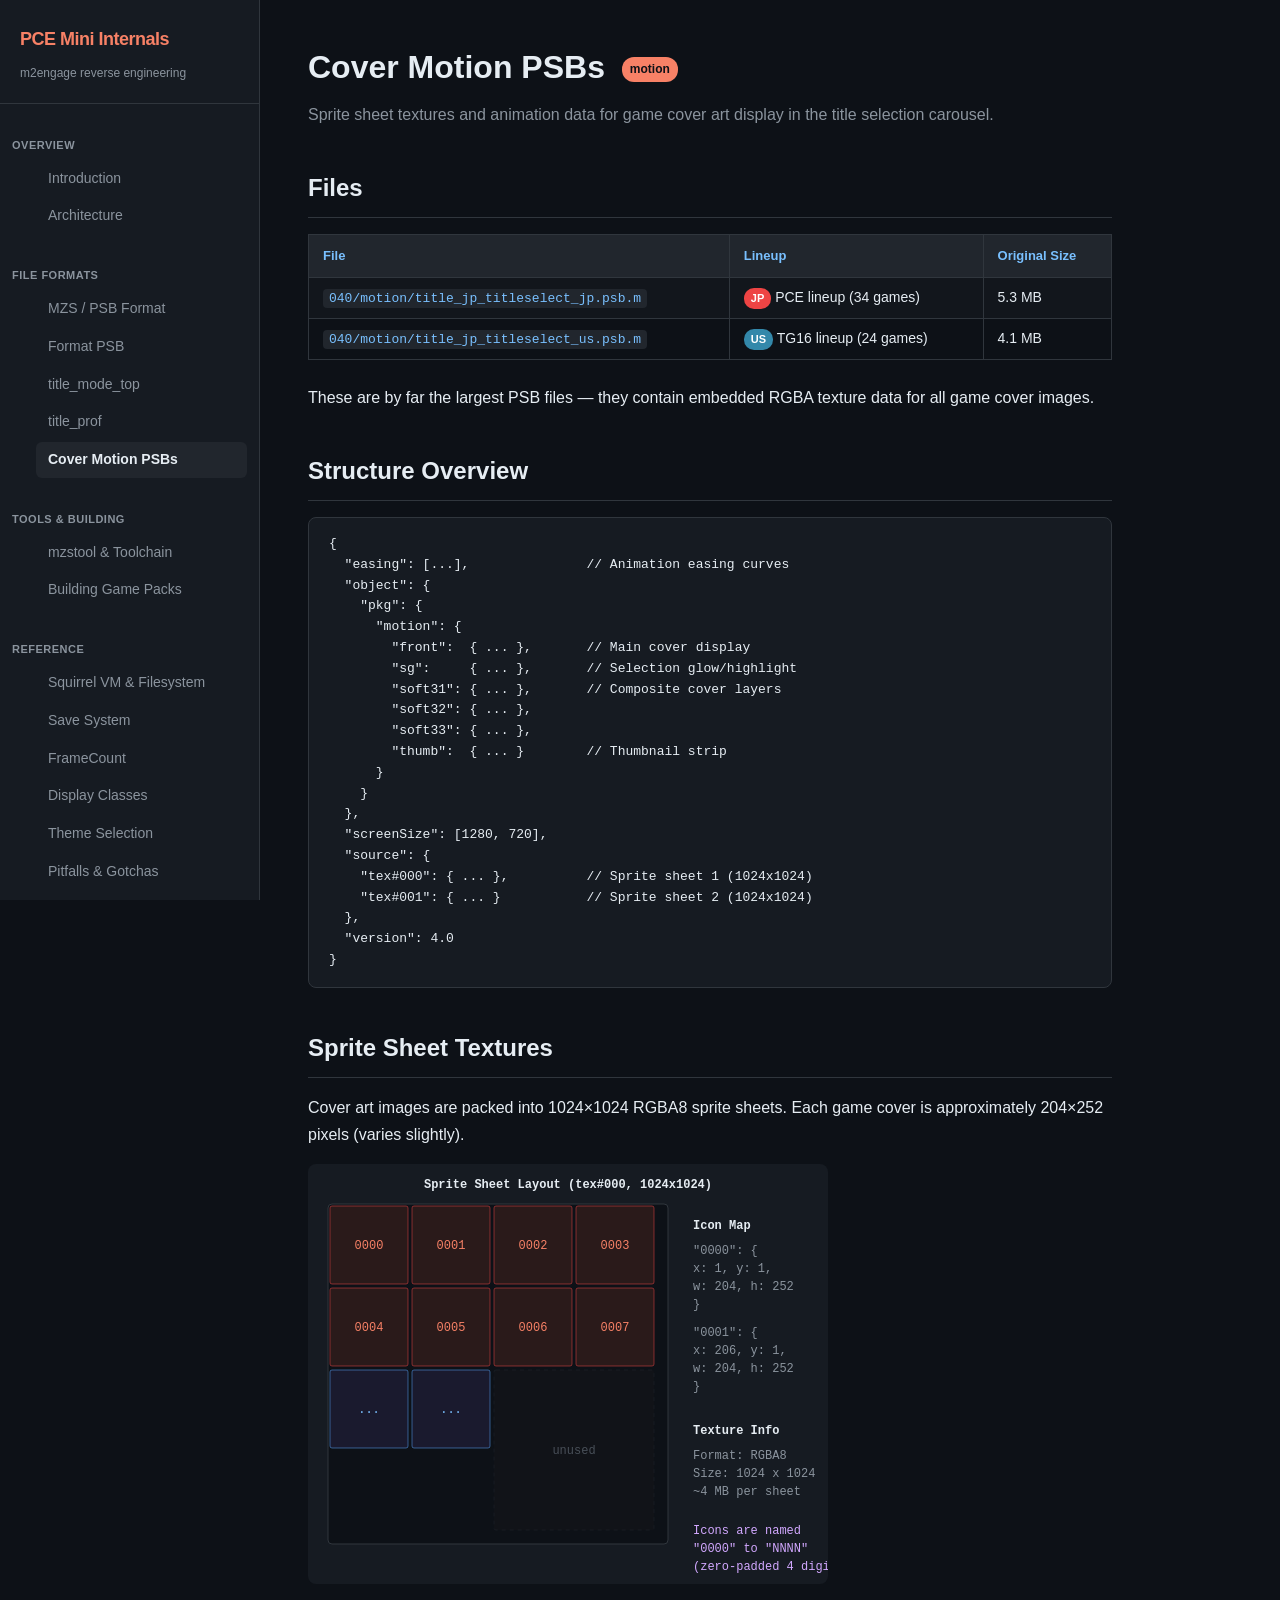
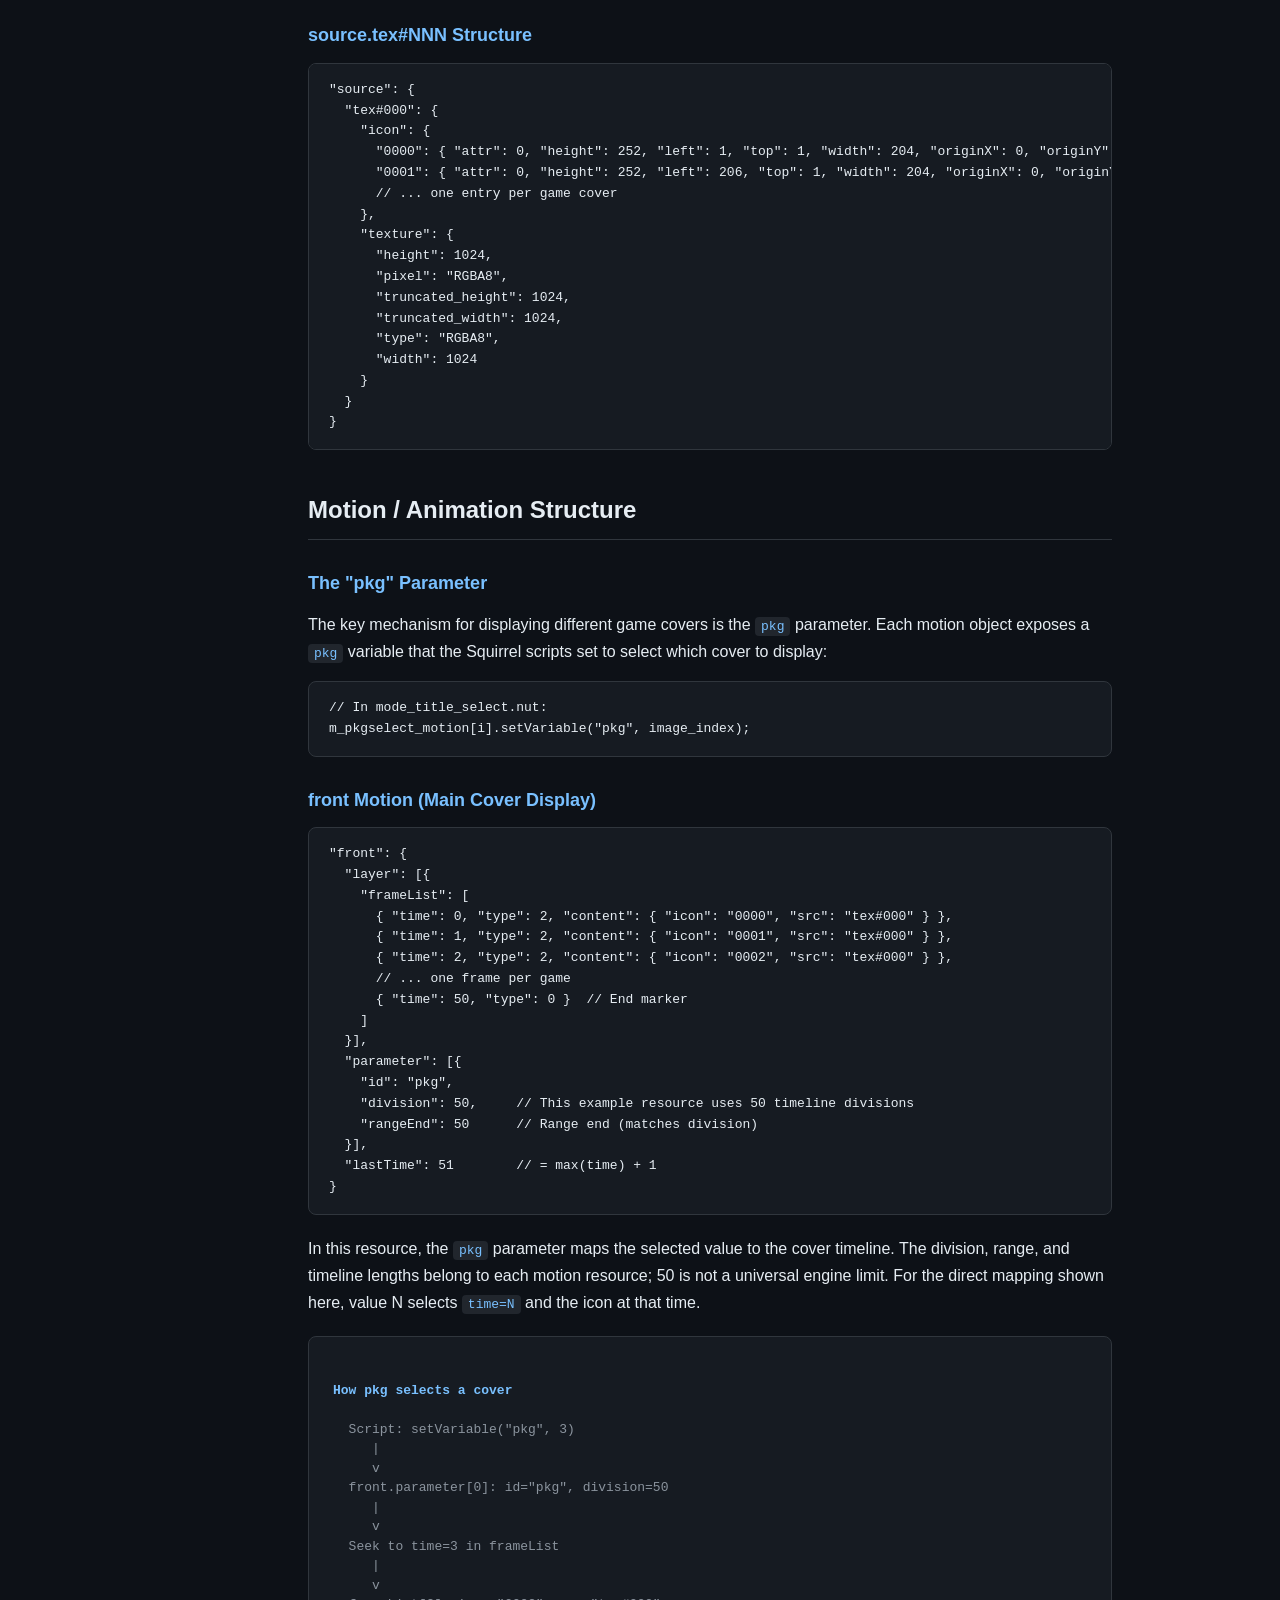
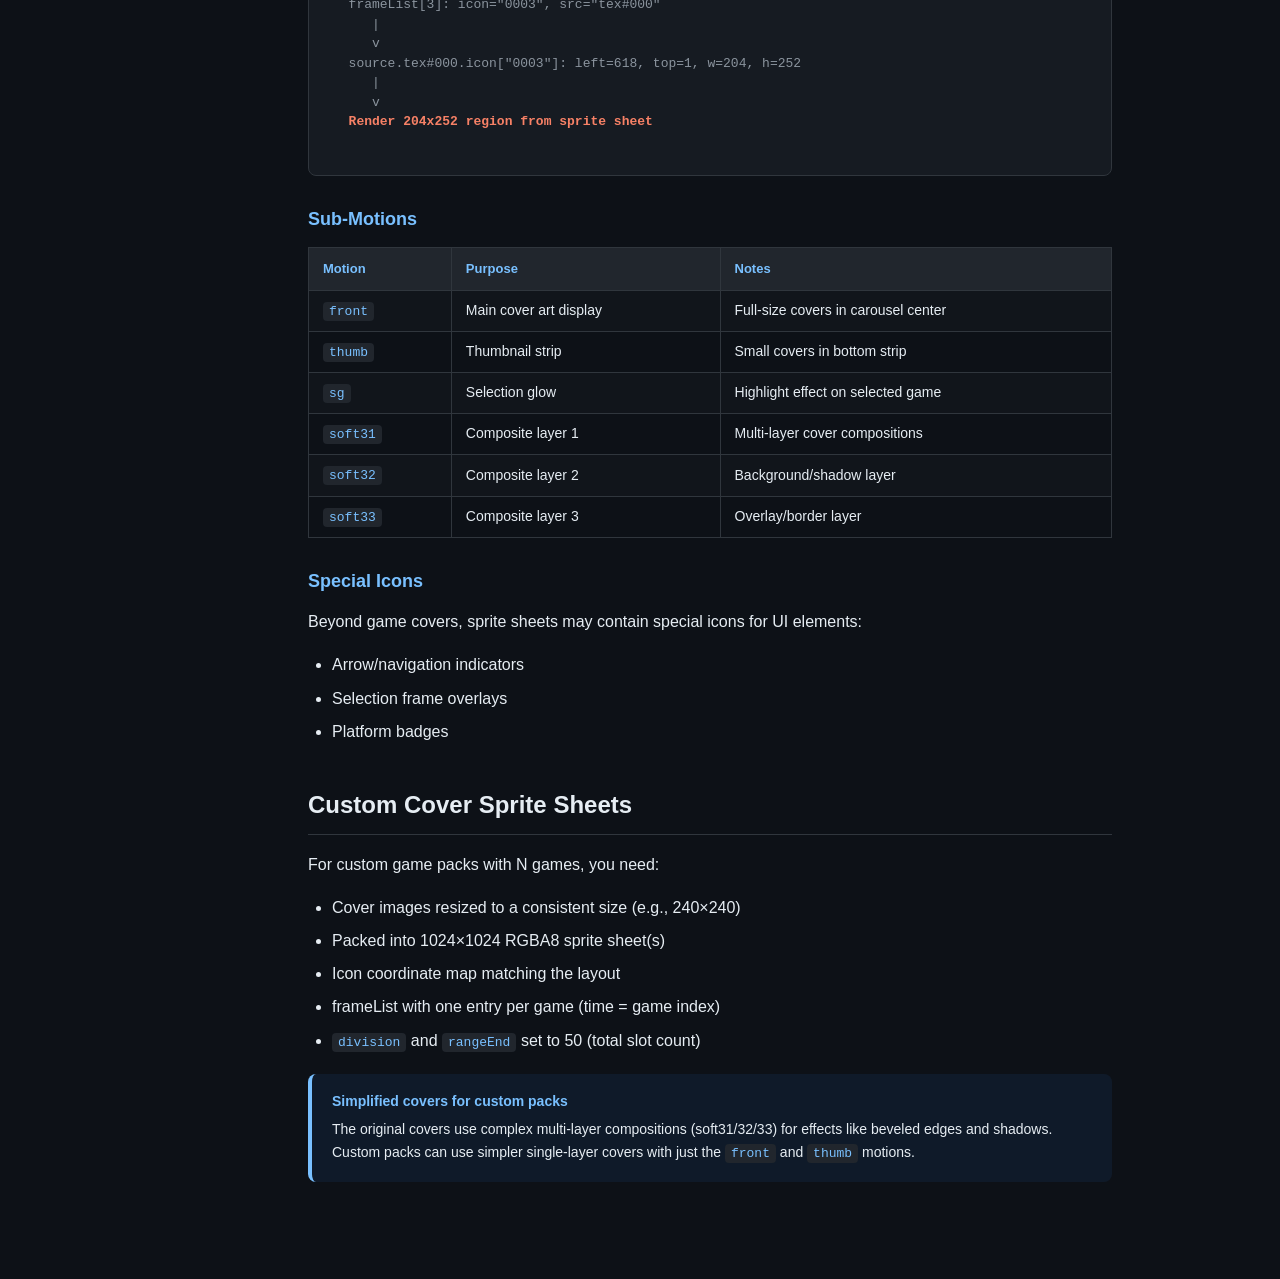
<file: cover-motion.html>
<!DOCTYPE html>
<html lang="en">
<head>
  <meta charset="UTF-8">
  <meta name="viewport" content="width=device-width, initial-scale=1.0">
  <title>Cover Motion PSBs - PCE Mini Internals</title>
  <link rel="stylesheet" href="style.css">
</head>
<body>
  <nav>
    <div class="logo">
      <h1>PCE Mini Internals</h1>
      <div class="subtitle">m2engage reverse engineering</div>
    </div>
    <div class="section-label">Overview</div>
    <ul>
      <li><a href="index.html">Introduction</a></li>
      <li><a href="architecture.html">Architecture</a></li>
    </ul>
    <div class="section-label">File Formats</div>
    <ul>
      <li><a href="mzs-format.html">MZS / PSB Format</a></li>
      <li><a href="psb-format.html">Format PSB</a></li>
      <li><a href="title-mode-top.html">title_mode_top</a></li>
      <li><a href="title-prof.html">title_prof</a></li>
      <li><a href="cover-motion.html" class="active">Cover Motion PSBs</a></li>
    </ul>
    <div class="section-label">Tools &amp; Building</div>
    <ul>
      <li><a href="tools.html">mzstool &amp; Toolchain</a></li>
      <li><a href="building.html">Building Game Packs</a></li>
    </ul>
    <div class="section-label">Reference</div>
    <ul>
      <li><a href="squirrel-vm.html">Squirrel VM &amp; Filesystem</a></li>
      <li><a href="save-system.html">Save System</a></li>
      <li><a href="framecount.html">FrameCount</a></li>
      <li><a href="display-classes.html">Display Classes</a></li>
      <li><a href="theme.html">Theme Selection</a></li>
      <li><a href="pitfalls.html">Pitfalls &amp; Gotchas</a></li>
    </ul>
  </nav>

  <main>
    <h1>Cover Motion PSBs <span class="tag">motion</span></h1>
    <p class="page-desc">
      Sprite sheet textures and animation data for game cover art display in the
      title selection carousel.
    </p>

    <h2>Files</h2>
    <table>
      <tr><th>File</th><th>Lineup</th><th>Original Size</th></tr>
      <tr>
        <td><code>040/motion/title_jp_titleselect_jp.psb.m</code></td>
        <td><span class="badge badge-jp">JP</span> PCE lineup (34 games)</td>
        <td>5.3 MB</td>
      </tr>
      <tr>
        <td><code>040/motion/title_jp_titleselect_us.psb.m</code></td>
        <td><span class="badge badge-us">US</span> TG16 lineup (24 games)</td>
        <td>4.1 MB</td>
      </tr>
    </table>
    <p>
      These are by far the largest PSB files &mdash; they contain embedded RGBA texture data
      for all game cover images.
    </p>

    <h2>Structure Overview</h2>
    <pre><code>{
  "easing": [...],               // Animation easing curves
  "object": {
    "pkg": {
      "motion": {
        "front":  { ... },       // Main cover display
        "sg":     { ... },       // Selection glow/highlight
        "soft31": { ... },       // Composite cover layers
        "soft32": { ... },
        "soft33": { ... },
        "thumb":  { ... }        // Thumbnail strip
      }
    }
  },
  "screenSize": [1280, 720],
  "source": {
    "tex#000": { ... },          // Sprite sheet 1 (1024x1024)
    "tex#001": { ... }           // Sprite sheet 2 (1024x1024)
  },
  "version": 4.0
}</code></pre>

    <h2>Sprite Sheet Textures</h2>
    <p>
      Cover art images are packed into 1024&times;1024 RGBA8 sprite sheets.
      Each game cover is approximately 204&times;252 pixels (varies slightly).
    </p>

    <!-- SVG sprite sheet illustration -->
    <svg width="520" height="420" viewBox="0 0 520 420" xmlns="http://www.w3.org/2000/svg">
      <rect x="0" y="0" width="520" height="420" fill="#161b22" rx="8"/>
      <text x="260" y="24" fill="#e6edf3" font-size="13" font-weight="bold" text-anchor="middle">Sprite Sheet Layout (tex#000, 1024x1024)</text>

      <!-- Grid -->
      <rect x="20" y="40" width="340" height="340" fill="#0d1117" stroke="#30363d" rx="4"/>

      <!-- Row 0 -->
      <rect x="22" y="42" width="78" height="78" fill="#2a1a1a" stroke="#e44" stroke-width="0.5" rx="2"/>
      <text x="61" y="85" fill="#f78166" font-size="9" text-anchor="middle">0000</text>
      <rect x="104" y="42" width="78" height="78" fill="#2a1a1a" stroke="#e44" stroke-width="0.5" rx="2"/>
      <text x="143" y="85" fill="#f78166" font-size="9" text-anchor="middle">0001</text>
      <rect x="186" y="42" width="78" height="78" fill="#2a1a1a" stroke="#e44" stroke-width="0.5" rx="2"/>
      <text x="225" y="85" fill="#f78166" font-size="9" text-anchor="middle">0002</text>
      <rect x="268" y="42" width="78" height="78" fill="#2a1a1a" stroke="#e44" stroke-width="0.5" rx="2"/>
      <text x="307" y="85" fill="#f78166" font-size="9" text-anchor="middle">0003</text>

      <!-- Row 1 -->
      <rect x="22" y="124" width="78" height="78" fill="#2a1a1a" stroke="#e44" stroke-width="0.5" rx="2"/>
      <text x="61" y="167" fill="#f78166" font-size="9" text-anchor="middle">0004</text>
      <rect x="104" y="124" width="78" height="78" fill="#2a1a1a" stroke="#e44" stroke-width="0.5" rx="2"/>
      <text x="143" y="167" fill="#f78166" font-size="9" text-anchor="middle">0005</text>
      <rect x="186" y="124" width="78" height="78" fill="#2a1a1a" stroke="#e44" stroke-width="0.5" rx="2"/>
      <text x="225" y="167" fill="#f78166" font-size="9" text-anchor="middle">0006</text>
      <rect x="268" y="124" width="78" height="78" fill="#2a1a1a" stroke="#e44" stroke-width="0.5" rx="2"/>
      <text x="307" y="167" fill="#f78166" font-size="9" text-anchor="middle">0007</text>

      <!-- Row 2 (partial) -->
      <rect x="22" y="206" width="78" height="78" fill="#1a1a2e" stroke="#58a6ff" stroke-width="0.5" rx="2"/>
      <text x="61" y="249" fill="#79c0ff" font-size="9" text-anchor="middle">...</text>
      <rect x="104" y="206" width="78" height="78" fill="#1a1a2e" stroke="#58a6ff" stroke-width="0.5" rx="2"/>
      <text x="143" y="249" fill="#79c0ff" font-size="9" text-anchor="middle">...</text>

      <!-- Empty area -->
      <rect x="186" y="206" width="160" height="160" fill="#111318" stroke="#21262d" stroke-width="0.5" rx="2" stroke-dasharray="4,4"/>
      <text x="266" y="290" fill="#484f58" font-size="10" text-anchor="middle">unused</text>

      <!-- Legend -->
      <text x="385" y="65" fill="#e6edf3" font-size="12" font-weight="bold">Icon Map</text>
      <text x="385" y="90" fill="#8b949e" font-size="11">"0000": {</text>
      <text x="385" y="108" fill="#8b949e" font-size="11">  x: 1, y: 1,</text>
      <text x="385" y="126" fill="#8b949e" font-size="11">  w: 204, h: 252</text>
      <text x="385" y="144" fill="#8b949e" font-size="11">}</text>
      <text x="385" y="172" fill="#8b949e" font-size="11">"0001": {</text>
      <text x="385" y="190" fill="#8b949e" font-size="11">  x: 206, y: 1,</text>
      <text x="385" y="208" fill="#8b949e" font-size="11">  w: 204, h: 252</text>
      <text x="385" y="226" fill="#8b949e" font-size="11">}</text>

      <text x="385" y="270" fill="#e6edf3" font-size="12" font-weight="bold">Texture Info</text>
      <text x="385" y="295" fill="#8b949e" font-size="11">Format: RGBA8</text>
      <text x="385" y="313" fill="#8b949e" font-size="11">Size: 1024 x 1024</text>
      <text x="385" y="331" fill="#8b949e" font-size="11">~4 MB per sheet</text>

      <text x="385" y="370" fill="#d2a8ff" font-size="11">Icons are named</text>
      <text x="385" y="388" fill="#d2a8ff" font-size="11">"0000" to "NNNN"</text>
      <text x="385" y="406" fill="#d2a8ff" font-size="11">(zero-padded 4 digits)</text>
    </svg>

    <h3>source.tex#NNN Structure</h3>
    <pre><code>"source": {
  "tex#000": {
    "icon": {
      "0000": { "attr": 0, "height": 252, "left": 1, "top": 1, "width": 204, "originX": 0, "originY": 0 },
      "0001": { "attr": 0, "height": 252, "left": 206, "top": 1, "width": 204, "originX": 0, "originY": 0 },
      // ... one entry per game cover
    },
    "texture": {
      "height": 1024,
      "pixel": "RGBA8",
      "truncated_height": 1024,
      "truncated_width": 1024,
      "type": "RGBA8",
      "width": 1024
    }
  }
}</code></pre>

    <h2>Motion / Animation Structure</h2>

    <h3>The "pkg" Parameter</h3>
    <p>
      The key mechanism for displaying different game covers is the <code>pkg</code> parameter.
      Each motion object exposes a <code>pkg</code> variable that the Squirrel scripts set
      to select which cover to display:
    </p>
    <pre><code>// In mode_title_select.nut:
m_pkgselect_motion[i].setVariable("pkg", image_index);</code></pre>

    <h3>front Motion (Main Cover Display)</h3>
    <pre><code>"front": {
  "layer": [{
    "frameList": [
      { "time": 0, "type": 2, "content": { "icon": "0000", "src": "tex#000" } },
      { "time": 1, "type": 2, "content": { "icon": "0001", "src": "tex#000" } },
      { "time": 2, "type": 2, "content": { "icon": "0002", "src": "tex#000" } },
      // ... one frame per game
      { "time": 50, "type": 0 }  // End marker
    ]
  }],
  "parameter": [{
    "id": "pkg",
    "division": 50,     // This example resource uses 50 timeline divisions
    "rangeEnd": 50      // Range end (matches division)
  }],
  "lastTime": 51        // = max(time) + 1
}</code></pre>

    <p>
      In this resource, the <code>pkg</code> parameter maps the selected value to the cover timeline. The division, range, and timeline lengths belong to each motion resource; 50 is not a universal engine limit. For the direct mapping shown here, value N selects <code>time=N</code> and the icon at that time.
    </p>

    <div class="diagram">
<span class="hl-blue">How pkg selects a cover</span>

  Script: setVariable("pkg", 3)
     |
     v
  front.parameter[0]: id="pkg", division=50
     |
     v
  Seek to time=3 in frameList
     |
     v
  frameList[3]: icon="0003", src="tex#000"
     |
     v
  source.tex#000.icon["0003"]: left=618, top=1, w=204, h=252
     |
     v
  <span class="highlight">Render 204x252 region from sprite sheet</span>
    </div>

    <h3>Sub-Motions</h3>
    <table>
      <tr><th>Motion</th><th>Purpose</th><th>Notes</th></tr>
      <tr>
        <td><code>front</code></td>
        <td>Main cover art display</td>
        <td>Full-size covers in carousel center</td>
      </tr>
      <tr>
        <td><code>thumb</code></td>
        <td>Thumbnail strip</td>
        <td>Small covers in bottom strip</td>
      </tr>
      <tr>
        <td><code>sg</code></td>
        <td>Selection glow</td>
        <td>Highlight effect on selected game</td>
      </tr>
      <tr>
        <td><code>soft31</code></td>
        <td>Composite layer 1</td>
        <td>Multi-layer cover compositions</td>
      </tr>
      <tr>
        <td><code>soft32</code></td>
        <td>Composite layer 2</td>
        <td>Background/shadow layer</td>
      </tr>
      <tr>
        <td><code>soft33</code></td>
        <td>Composite layer 3</td>
        <td>Overlay/border layer</td>
      </tr>
    </table>

    <h3>Special Icons</h3>
    <p>
      Beyond game covers, sprite sheets may contain special icons for UI elements:
    </p>
    <ul>
      <li>Arrow/navigation indicators</li>
      <li>Selection frame overlays</li>
      <li>Platform badges</li>
    </ul>

    <h2>Custom Cover Sprite Sheets</h2>
    <p>
      For custom game packs with N games, you need:
    </p>
    <ul>
      <li>Cover images resized to a consistent size (e.g., 240&times;240)</li>
      <li>Packed into 1024&times;1024 RGBA8 sprite sheet(s)</li>
      <li>Icon coordinate map matching the layout</li>
      <li>frameList with one entry per game (time = game index)</li>
      <li><code>division</code> and <code>rangeEnd</code> set to 50 (total slot count)</li>
    </ul>

    <div class="box box-info">
      <strong>Simplified covers for custom packs</strong>
      The original covers use complex multi-layer compositions (soft31/32/33) for effects
      like beveled edges and shadows. Custom packs can use simpler single-layer covers
      with just the <code>front</code> and <code>thumb</code> motions.
    </div>

  </main>
</body>
</html>
</file>
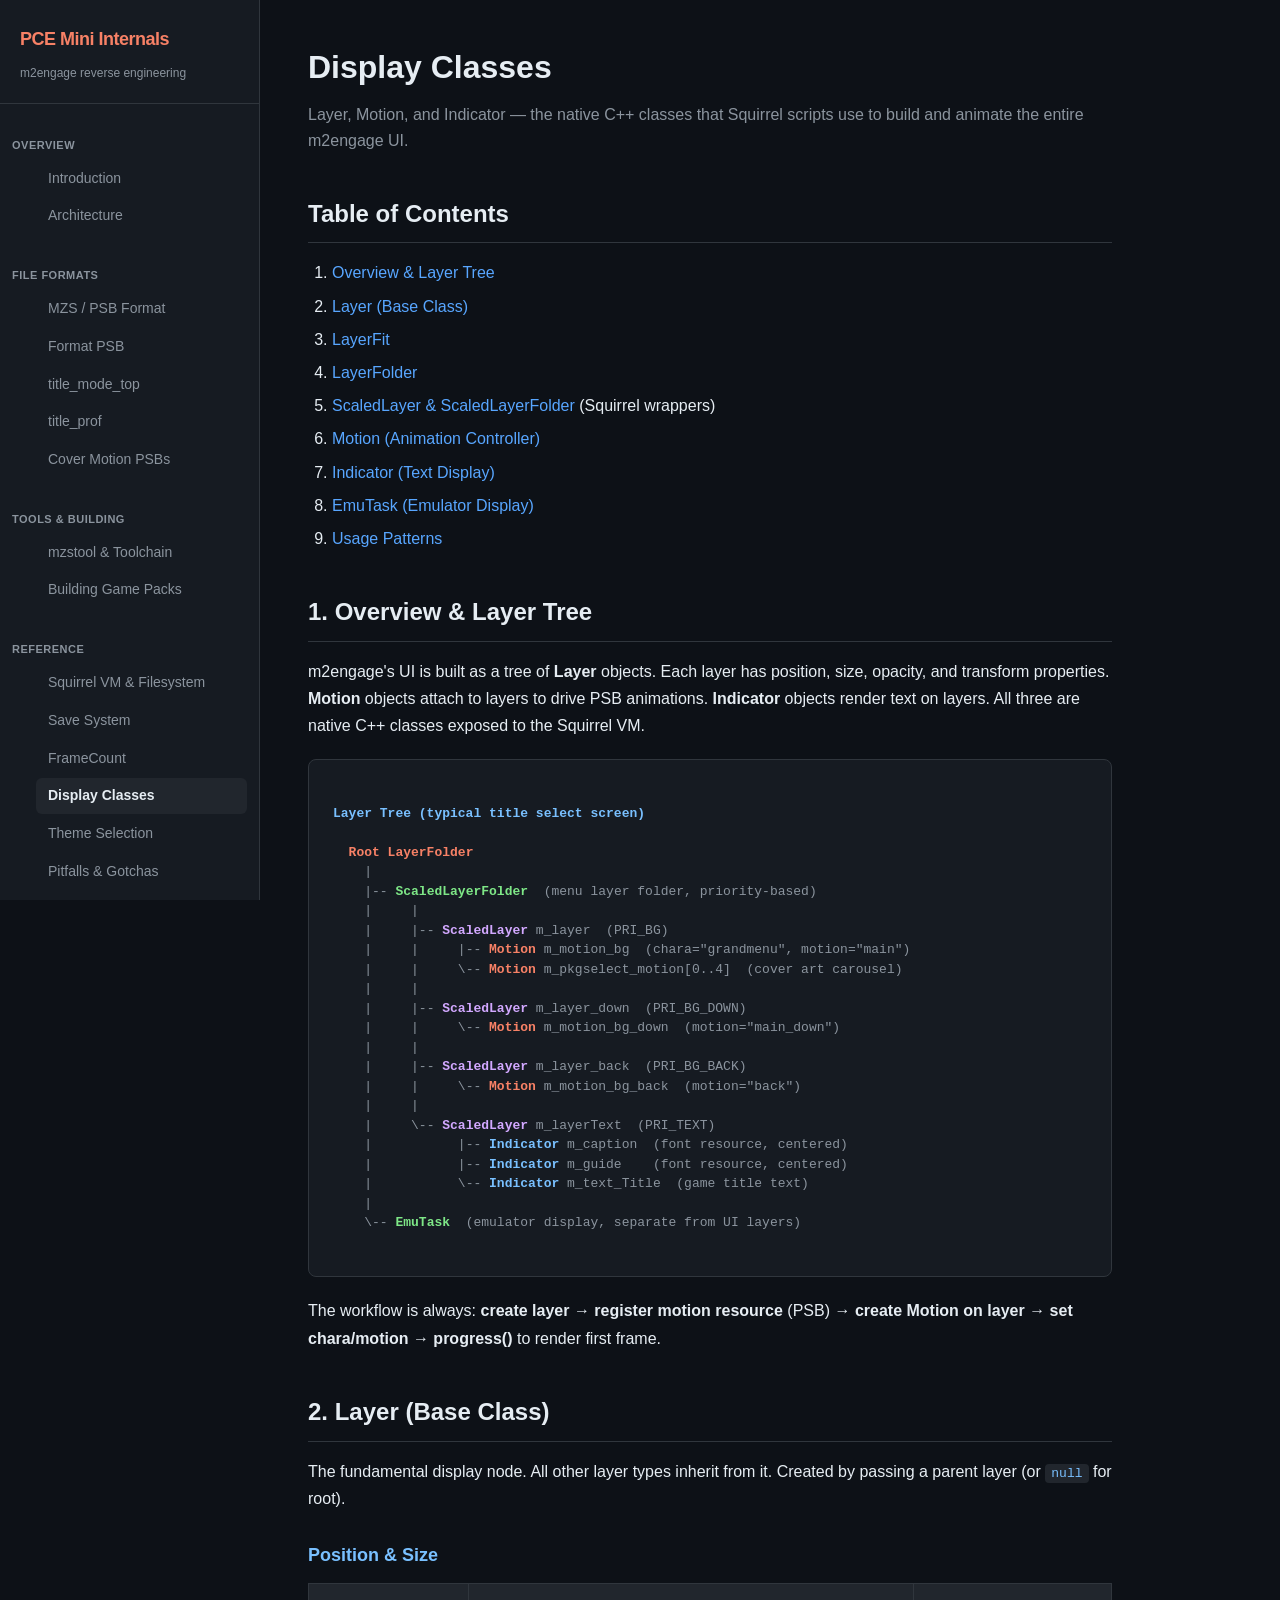
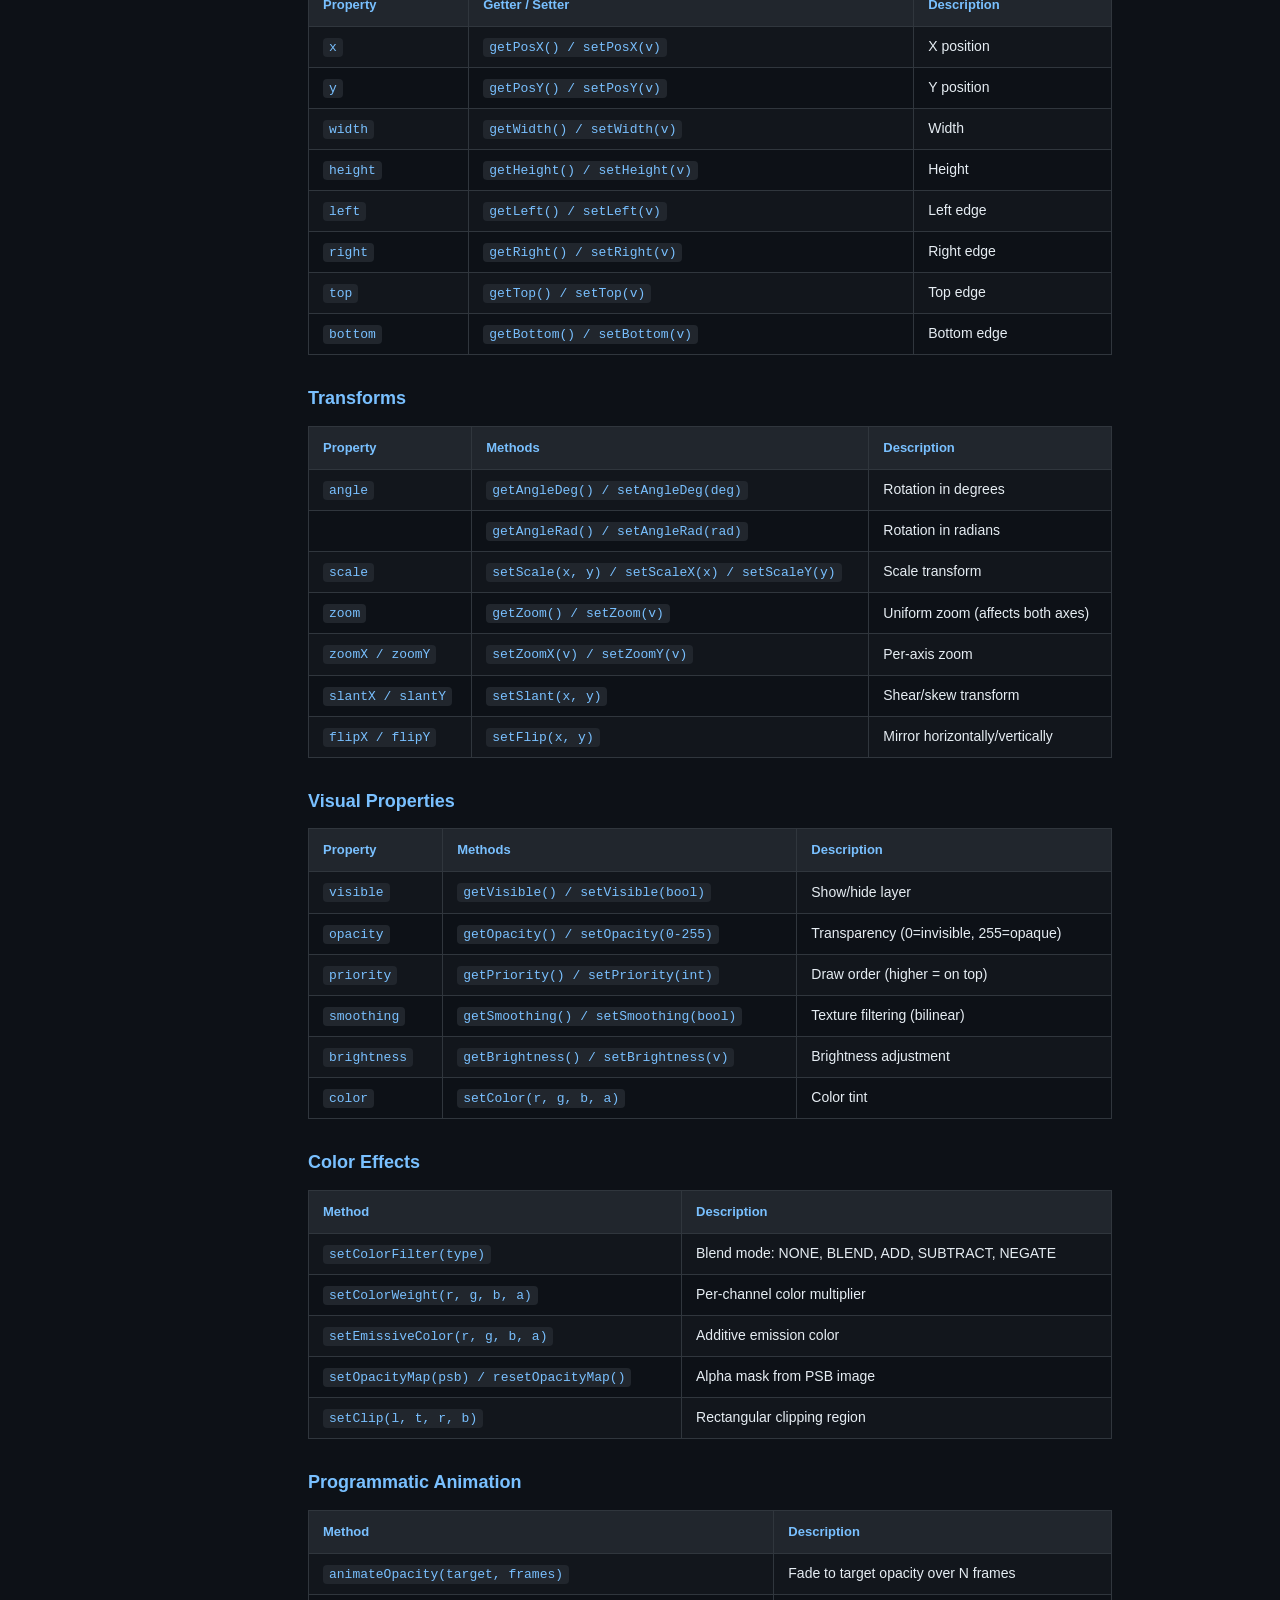
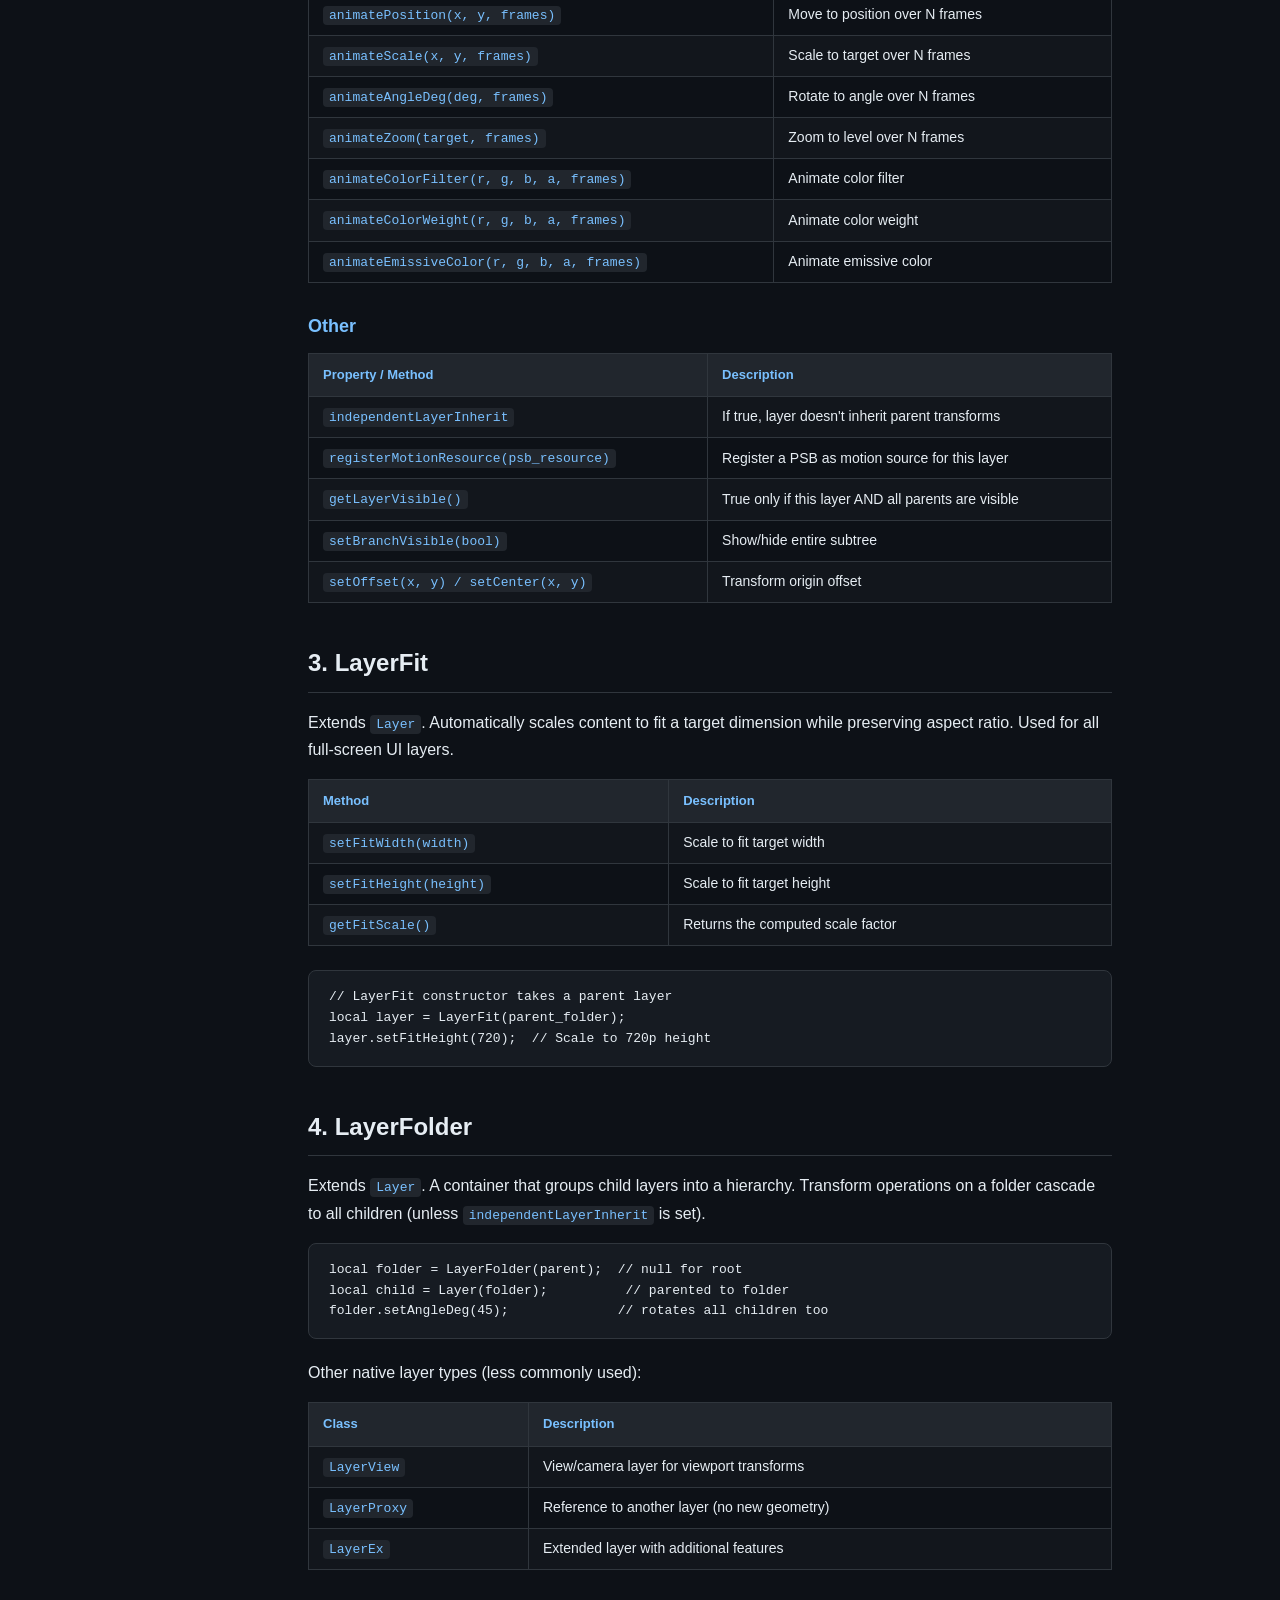
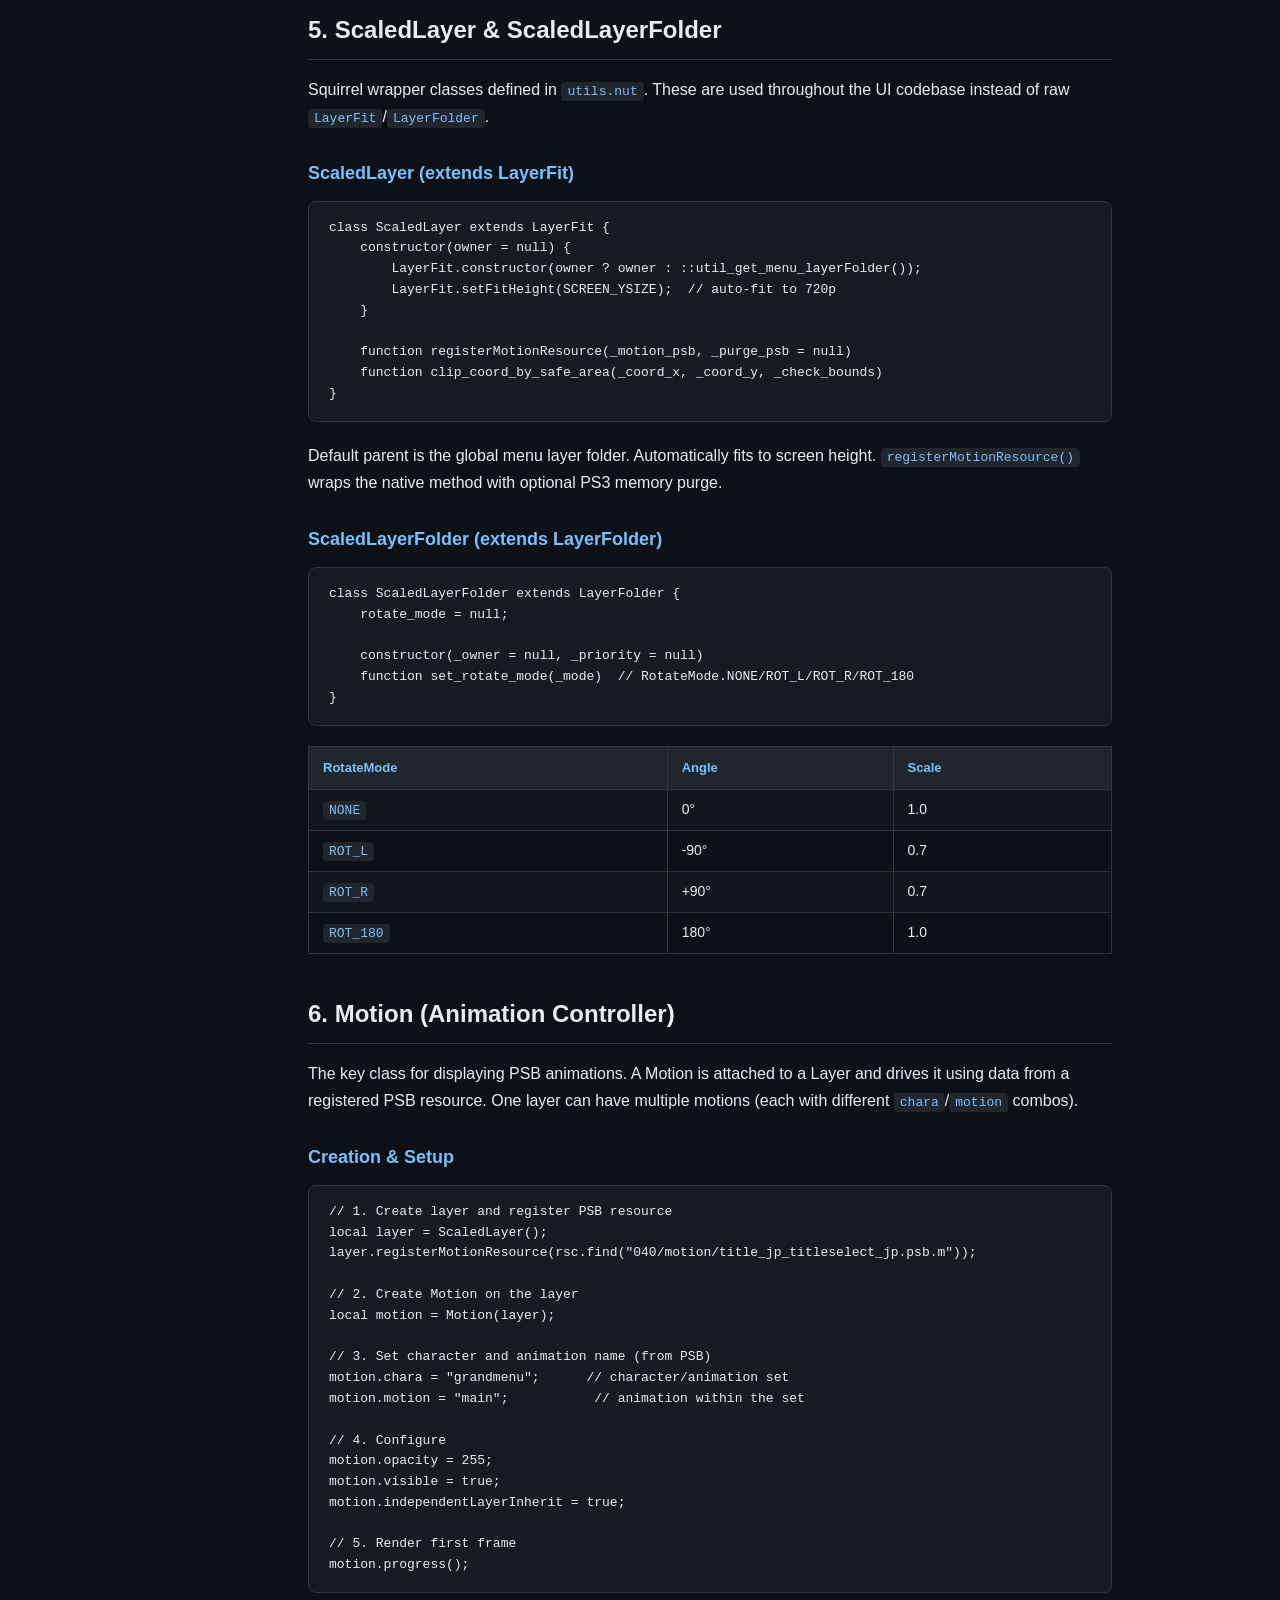
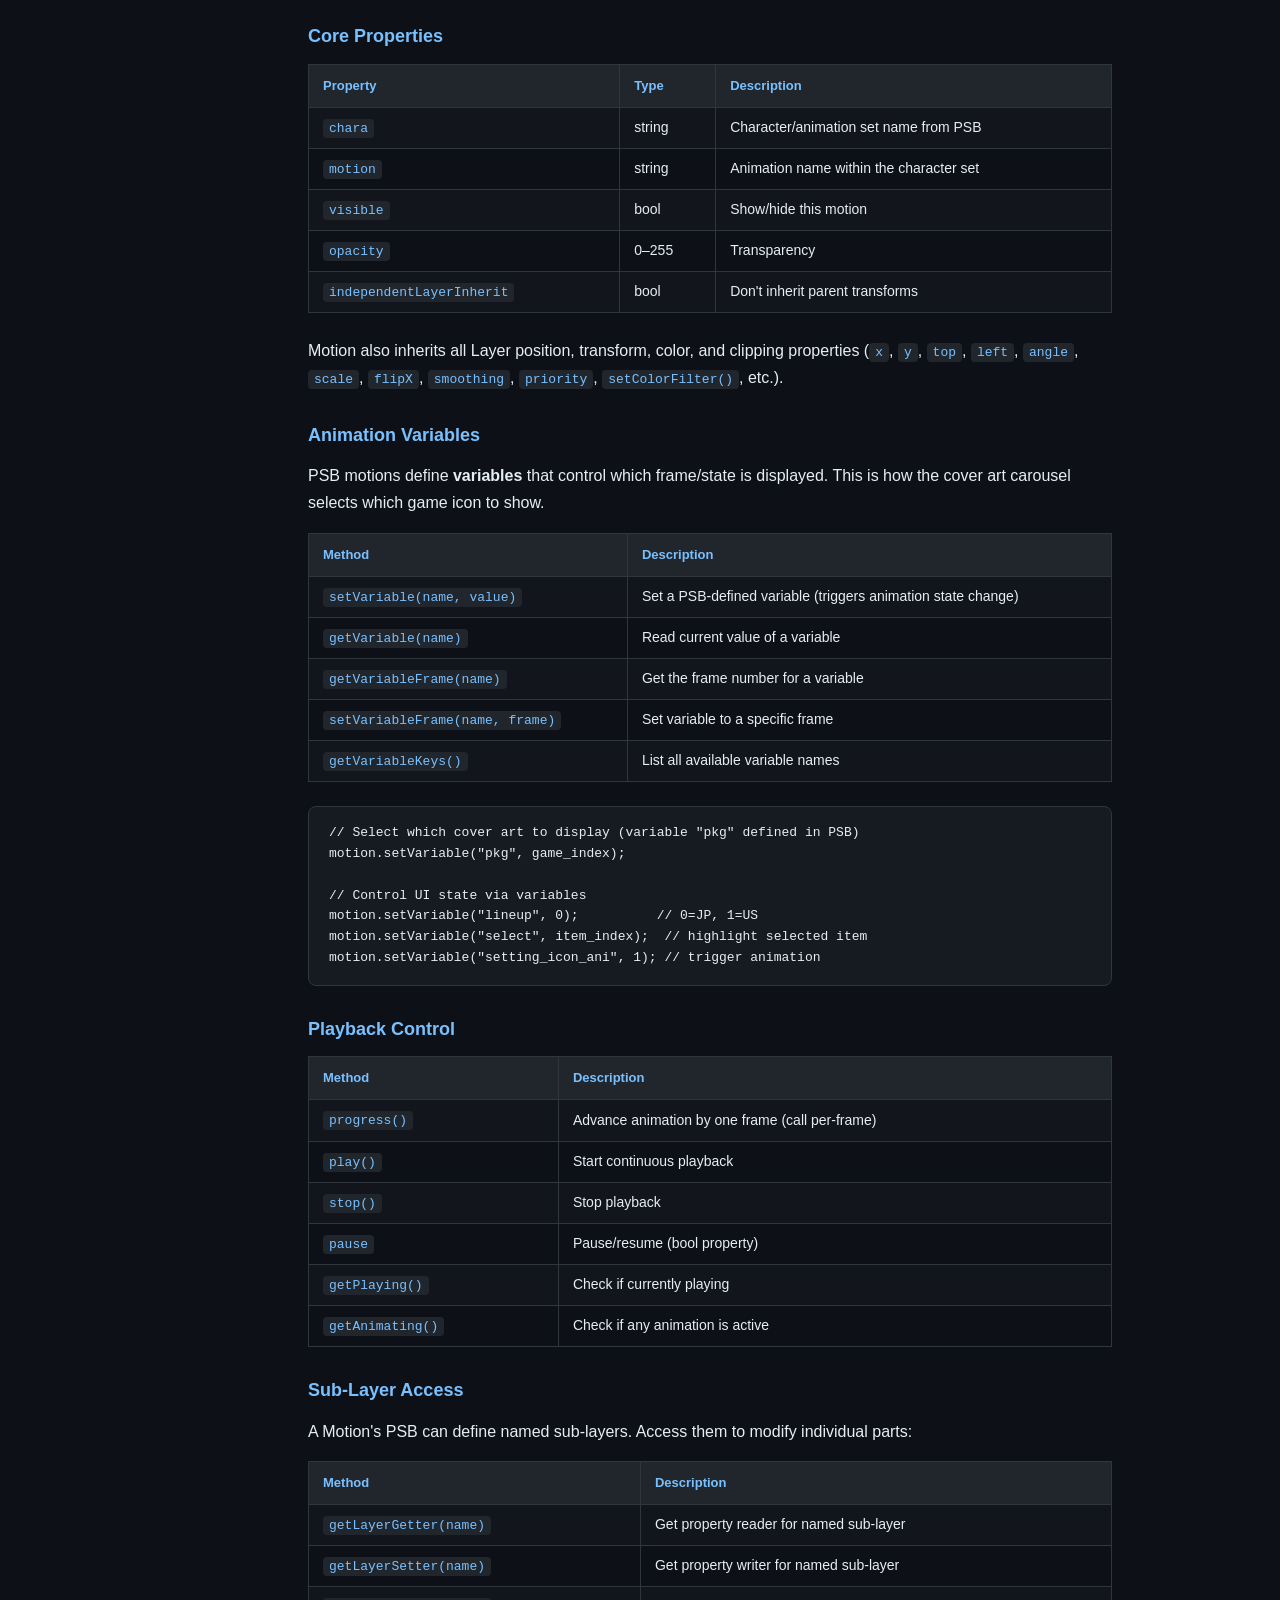
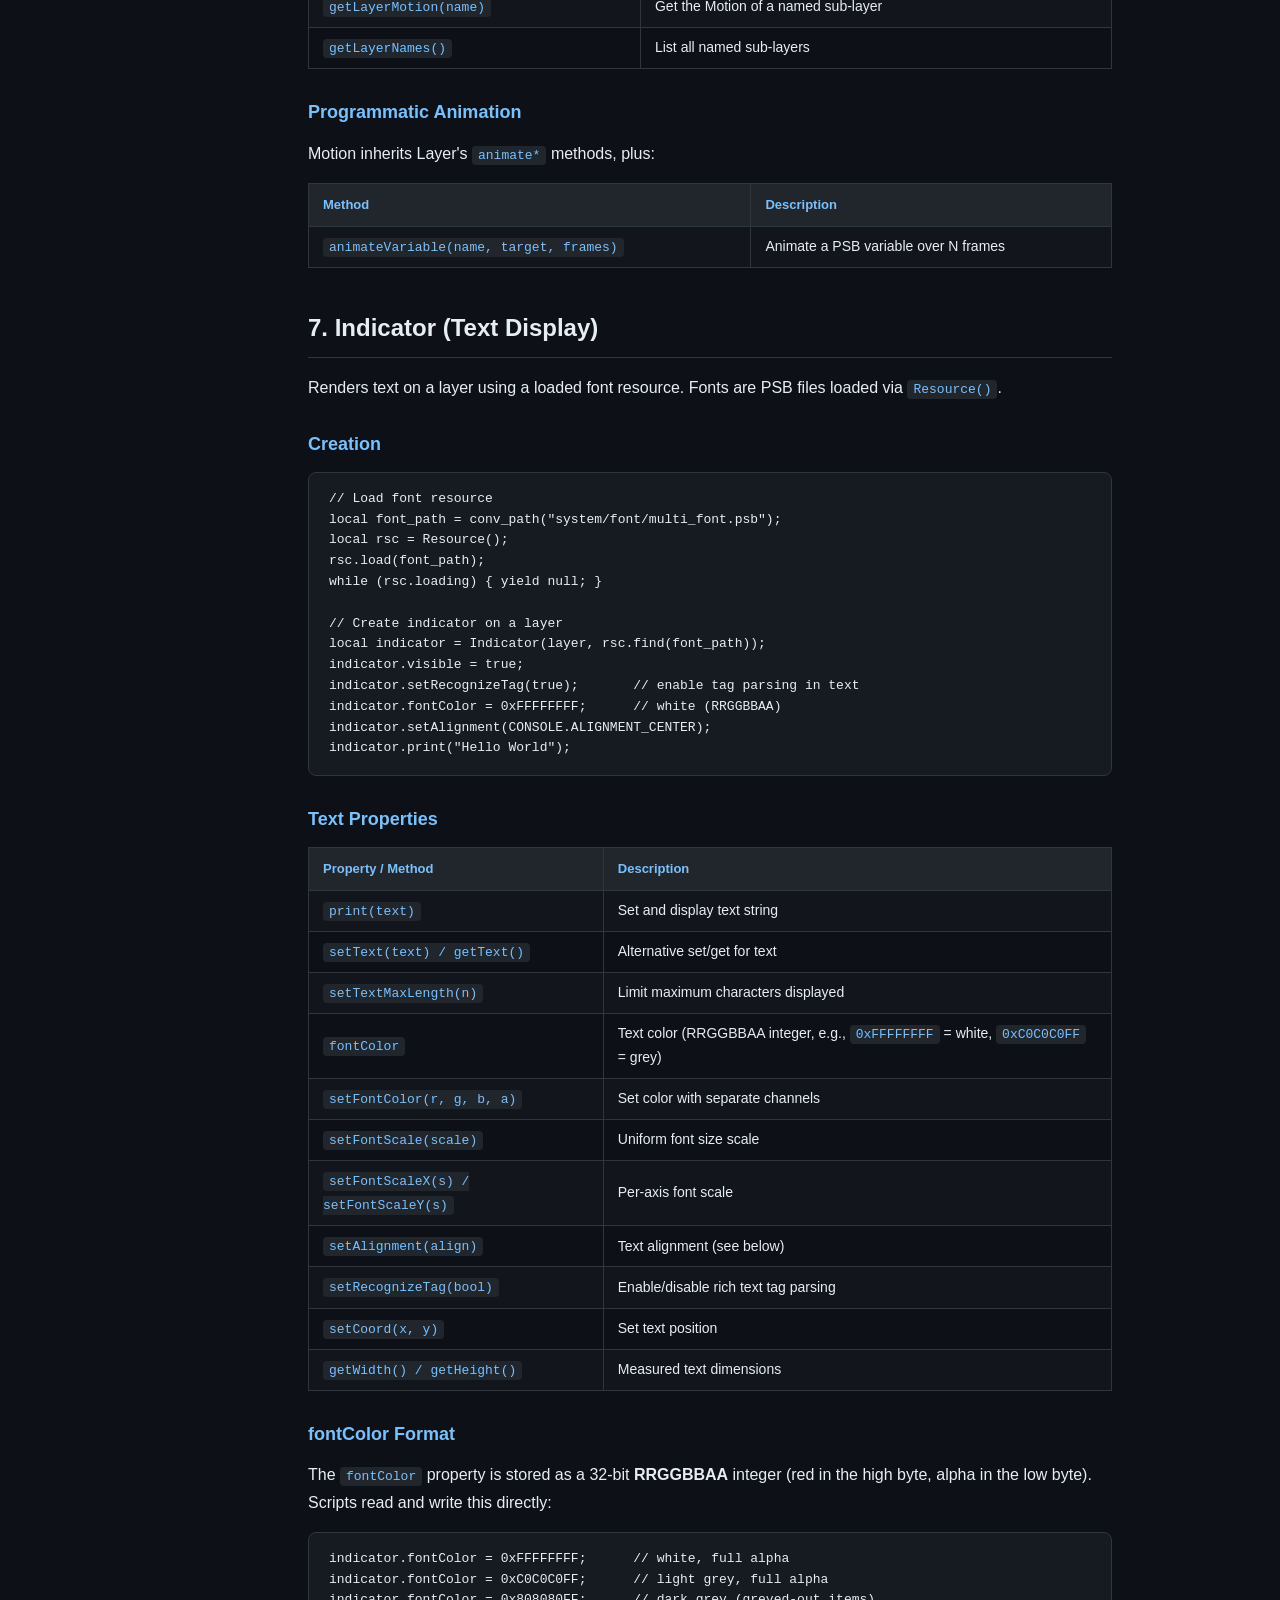
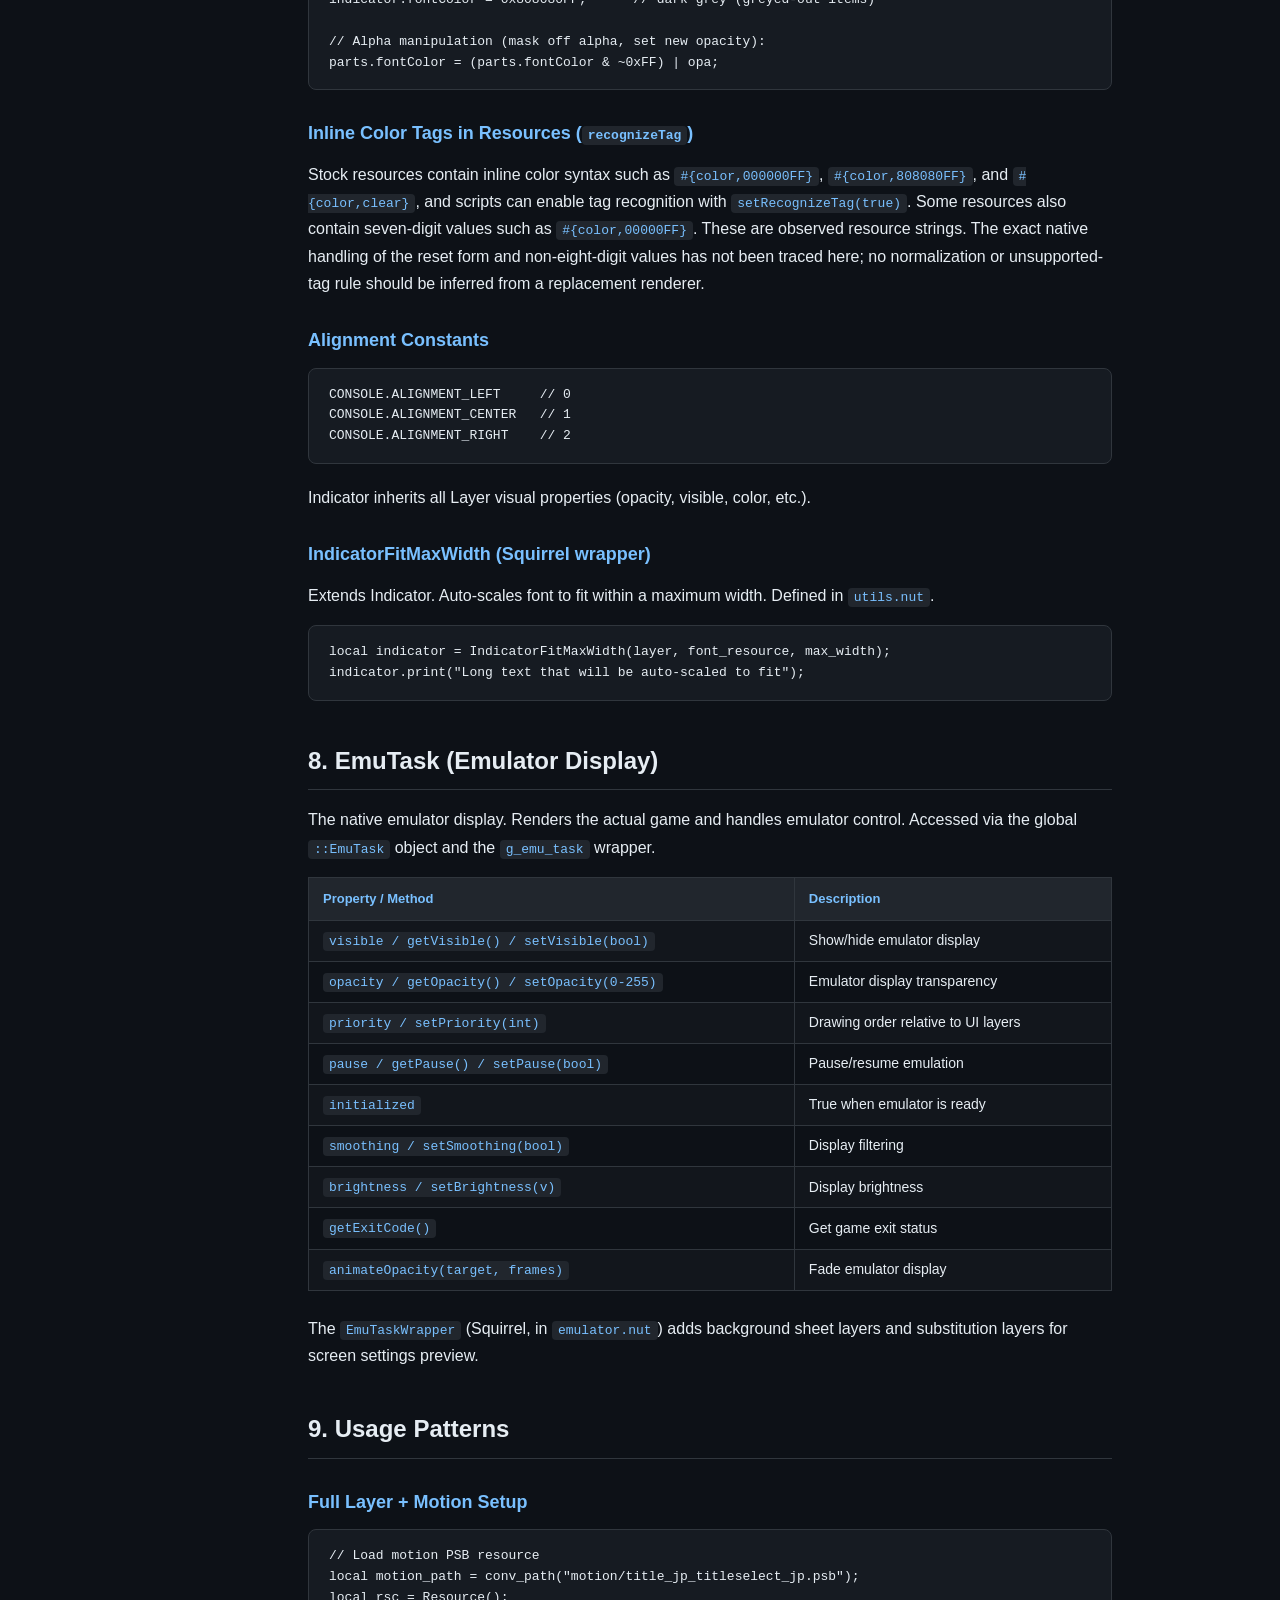
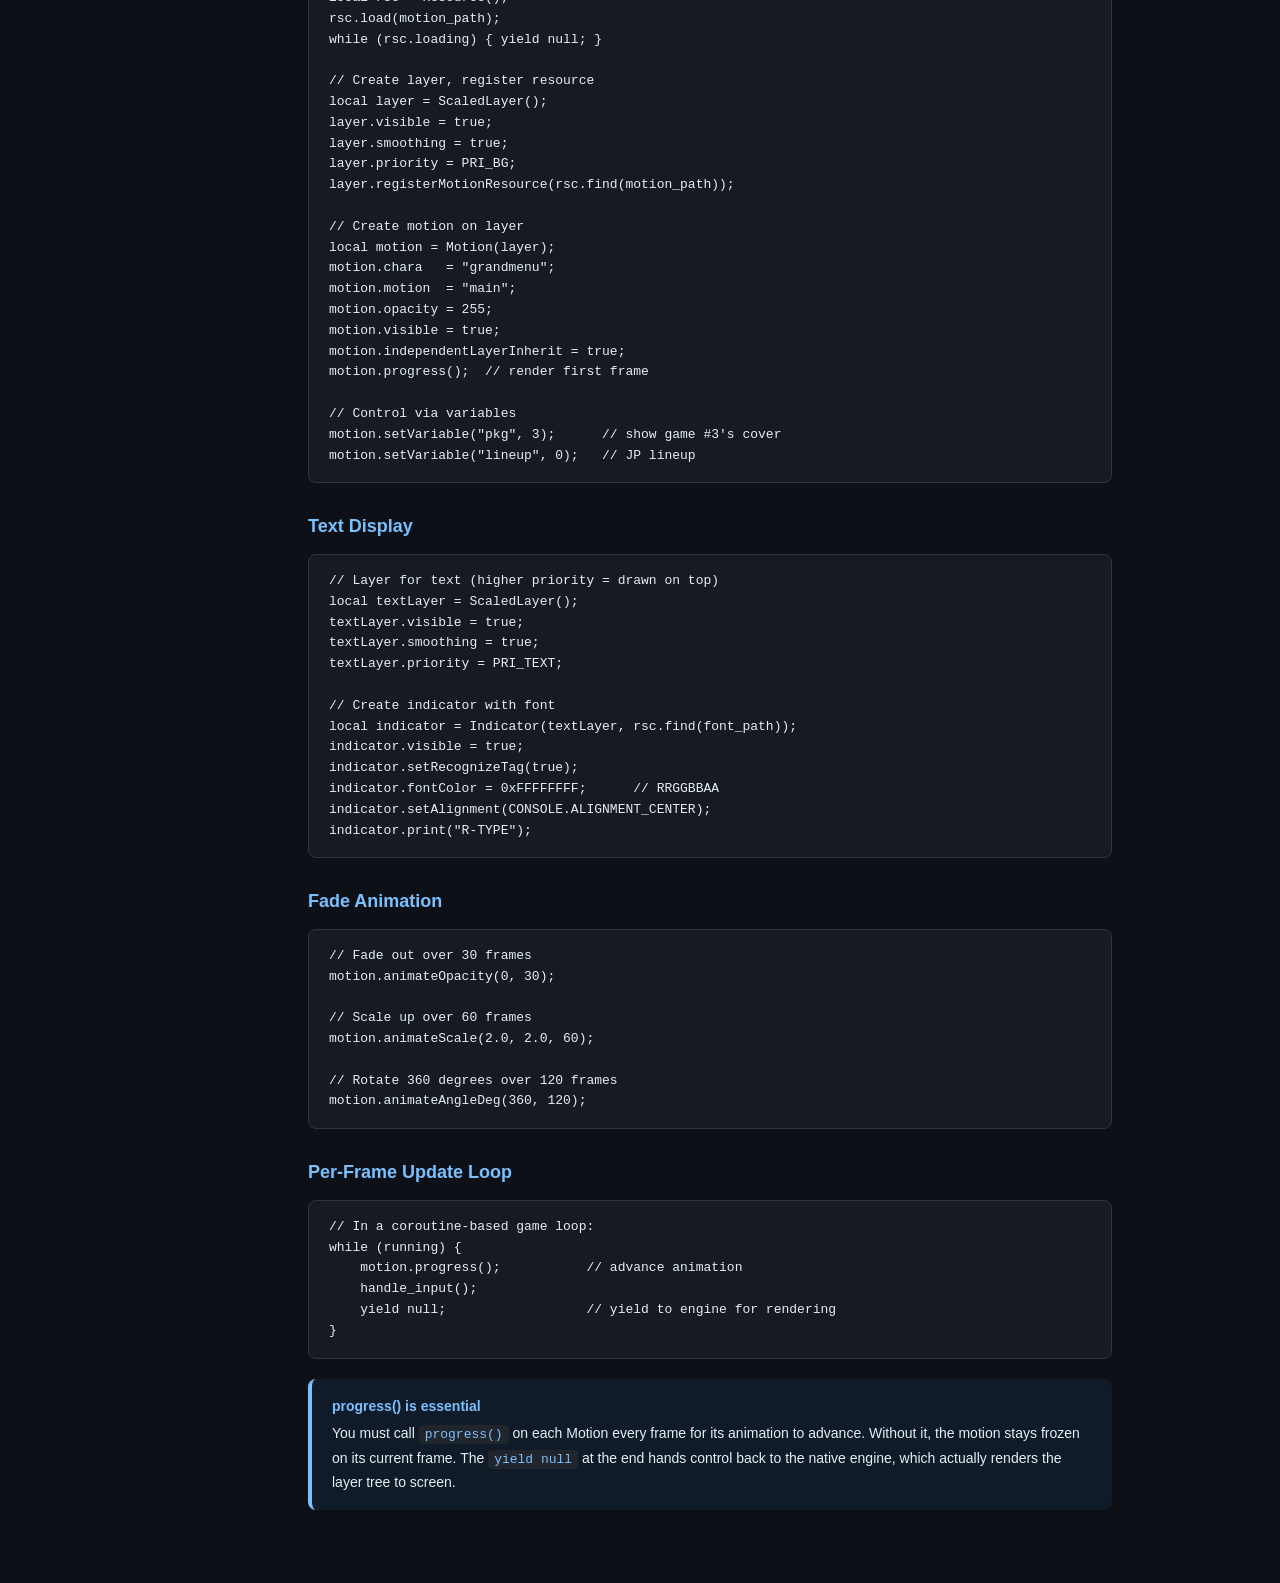
<file: display-classes.html>
<!DOCTYPE html>
<html lang="en">
<head>
  <meta charset="UTF-8">
  <meta name="viewport" content="width=device-width, initial-scale=1.0">
  <title>Display Classes - PCE Mini Internals</title>
  <link rel="stylesheet" href="style.css">
</head>
<body>
  <nav>
    <div class="logo">
      <h1>PCE Mini Internals</h1>
      <div class="subtitle">m2engage reverse engineering</div>
    </div>
    <div class="section-label">Overview</div>
    <ul>
      <li><a href="index.html">Introduction</a></li>
      <li><a href="architecture.html">Architecture</a></li>
    </ul>
    <div class="section-label">File Formats</div>
    <ul>
      <li><a href="mzs-format.html">MZS / PSB Format</a></li>
      <li><a href="psb-format.html">Format PSB</a></li>
      <li><a href="title-mode-top.html">title_mode_top</a></li>
      <li><a href="title-prof.html">title_prof</a></li>
      <li><a href="cover-motion.html">Cover Motion PSBs</a></li>
    </ul>
    <div class="section-label">Tools &amp; Building</div>
    <ul>
      <li><a href="tools.html">mzstool &amp; Toolchain</a></li>
      <li><a href="building.html">Building Game Packs</a></li>
    </ul>
    <div class="section-label">Reference</div>
    <ul>
      <li><a href="squirrel-vm.html">Squirrel VM &amp; Filesystem</a></li>
      <li><a href="save-system.html">Save System</a></li>
      <li><a href="framecount.html">FrameCount</a></li>
      <li><a href="display-classes.html" class="active">Display Classes</a></li>
      <li><a href="theme.html">Theme Selection</a></li>
      <li><a href="pitfalls.html">Pitfalls &amp; Gotchas</a></li>
    </ul>
  </nav>

  <main>
    <h1>Display Classes</h1>
    <p class="page-desc">
      Layer, Motion, and Indicator &mdash; the native C++ classes that Squirrel scripts
      use to build and animate the entire m2engage UI.
    </p>

    <h2>Table of Contents</h2>
    <ol>
      <li><a href="#overview">Overview &amp; Layer Tree</a></li>
      <li><a href="#layer">Layer (Base Class)</a></li>
      <li><a href="#layerfit">LayerFit</a></li>
      <li><a href="#layerfolder">LayerFolder</a></li>
      <li><a href="#scaled">ScaledLayer &amp; ScaledLayerFolder</a> (Squirrel wrappers)</li>
      <li><a href="#motion">Motion (Animation Controller)</a></li>
      <li><a href="#indicator">Indicator (Text Display)</a></li>
      <li><a href="#emutask">EmuTask (Emulator Display)</a></li>
      <li><a href="#patterns">Usage Patterns</a></li>
    </ol>

    <!-- ============================================================ -->
    <h2 id="overview">1. Overview &amp; Layer Tree</h2>

    <p>
      m2engage's UI is built as a tree of <strong>Layer</strong> objects. Each layer has
      position, size, opacity, and transform properties. <strong>Motion</strong> objects
      attach to layers to drive PSB animations. <strong>Indicator</strong> objects render
      text on layers. All three are native C++ classes exposed to the Squirrel VM.
    </p>

    <div class="diagram">
<span class="hl-blue">Layer Tree (typical title select screen)</span>

  <span class="highlight">Root LayerFolder</span>
    |
    |-- <span class="hl-green">ScaledLayerFolder</span>  (menu layer folder, priority-based)
    |     |
    |     |-- <span class="hl-purple">ScaledLayer</span> m_layer  (PRI_BG)
    |     |     |-- <span class="highlight">Motion</span> m_motion_bg  (chara="grandmenu", motion="main")
    |     |     \-- <span class="highlight">Motion</span> m_pkgselect_motion[0..4]  (cover art carousel)
    |     |
    |     |-- <span class="hl-purple">ScaledLayer</span> m_layer_down  (PRI_BG_DOWN)
    |     |     \-- <span class="highlight">Motion</span> m_motion_bg_down  (motion="main_down")
    |     |
    |     |-- <span class="hl-purple">ScaledLayer</span> m_layer_back  (PRI_BG_BACK)
    |     |     \-- <span class="highlight">Motion</span> m_motion_bg_back  (motion="back")
    |     |
    |     \-- <span class="hl-purple">ScaledLayer</span> m_layerText  (PRI_TEXT)
    |           |-- <span class="hl-blue">Indicator</span> m_caption  (font resource, centered)
    |           |-- <span class="hl-blue">Indicator</span> m_guide    (font resource, centered)
    |           \-- <span class="hl-blue">Indicator</span> m_text_Title  (game title text)
    |
    \-- <span class="hl-green">EmuTask</span>  (emulator display, separate from UI layers)
    </div>

    <p>
      The workflow is always: <strong>create layer</strong> &rarr; <strong>register motion
      resource</strong> (PSB) &rarr; <strong>create Motion on layer</strong> &rarr;
      <strong>set chara/motion</strong> &rarr; <strong>progress()</strong> to render first frame.
    </p>

    <!-- ============================================================ -->
    <h2 id="layer">2. Layer (Base Class)</h2>

    <p>
      The fundamental display node. All other layer types inherit from it. Created by
      passing a parent layer (or <code>null</code> for root).
    </p>

    <h3>Position &amp; Size</h3>
    <table>
      <tr><th>Property</th><th>Getter / Setter</th><th>Description</th></tr>
      <tr><td><code>x</code></td><td><code>getPosX() / setPosX(v)</code></td><td>X position</td></tr>
      <tr><td><code>y</code></td><td><code>getPosY() / setPosY(v)</code></td><td>Y position</td></tr>
      <tr><td><code>width</code></td><td><code>getWidth() / setWidth(v)</code></td><td>Width</td></tr>
      <tr><td><code>height</code></td><td><code>getHeight() / setHeight(v)</code></td><td>Height</td></tr>
      <tr><td><code>left</code></td><td><code>getLeft() / setLeft(v)</code></td><td>Left edge</td></tr>
      <tr><td><code>right</code></td><td><code>getRight() / setRight(v)</code></td><td>Right edge</td></tr>
      <tr><td><code>top</code></td><td><code>getTop() / setTop(v)</code></td><td>Top edge</td></tr>
      <tr><td><code>bottom</code></td><td><code>getBottom() / setBottom(v)</code></td><td>Bottom edge</td></tr>
    </table>

    <h3>Transforms</h3>
    <table>
      <tr><th>Property</th><th>Methods</th><th>Description</th></tr>
      <tr><td><code>angle</code></td><td><code>getAngleDeg() / setAngleDeg(deg)</code></td><td>Rotation in degrees</td></tr>
      <tr><td></td><td><code>getAngleRad() / setAngleRad(rad)</code></td><td>Rotation in radians</td></tr>
      <tr><td><code>scale</code></td><td><code>setScale(x, y) / setScaleX(x) / setScaleY(y)</code></td><td>Scale transform</td></tr>
      <tr><td><code>zoom</code></td><td><code>getZoom() / setZoom(v)</code></td><td>Uniform zoom (affects both axes)</td></tr>
      <tr><td><code>zoomX / zoomY</code></td><td><code>setZoomX(v) / setZoomY(v)</code></td><td>Per-axis zoom</td></tr>
      <tr><td><code>slantX / slantY</code></td><td><code>setSlant(x, y)</code></td><td>Shear/skew transform</td></tr>
      <tr><td><code>flipX / flipY</code></td><td><code>setFlip(x, y)</code></td><td>Mirror horizontally/vertically</td></tr>
    </table>

    <h3>Visual Properties</h3>
    <table>
      <tr><th>Property</th><th>Methods</th><th>Description</th></tr>
      <tr><td><code>visible</code></td><td><code>getVisible() / setVisible(bool)</code></td><td>Show/hide layer</td></tr>
      <tr><td><code>opacity</code></td><td><code>getOpacity() / setOpacity(0-255)</code></td><td>Transparency (0=invisible, 255=opaque)</td></tr>
      <tr><td><code>priority</code></td><td><code>getPriority() / setPriority(int)</code></td><td>Draw order (higher = on top)</td></tr>
      <tr><td><code>smoothing</code></td><td><code>getSmoothing() / setSmoothing(bool)</code></td><td>Texture filtering (bilinear)</td></tr>
      <tr><td><code>brightness</code></td><td><code>getBrightness() / setBrightness(v)</code></td><td>Brightness adjustment</td></tr>
      <tr><td><code>color</code></td><td><code>setColor(r, g, b, a)</code></td><td>Color tint</td></tr>
    </table>

    <h3>Color Effects</h3>
    <table>
      <tr><th>Method</th><th>Description</th></tr>
      <tr><td><code>setColorFilter(type)</code></td><td>Blend mode: NONE, BLEND, ADD, SUBTRACT, NEGATE</td></tr>
      <tr><td><code>setColorWeight(r, g, b, a)</code></td><td>Per-channel color multiplier</td></tr>
      <tr><td><code>setEmissiveColor(r, g, b, a)</code></td><td>Additive emission color</td></tr>
      <tr><td><code>setOpacityMap(psb) / resetOpacityMap()</code></td><td>Alpha mask from PSB image</td></tr>
      <tr><td><code>setClip(l, t, r, b)</code></td><td>Rectangular clipping region</td></tr>
    </table>

    <h3>Programmatic Animation</h3>
    <table>
      <tr><th>Method</th><th>Description</th></tr>
      <tr><td><code>animateOpacity(target, frames)</code></td><td>Fade to target opacity over N frames</td></tr>
      <tr><td><code>animatePosition(x, y, frames)</code></td><td>Move to position over N frames</td></tr>
      <tr><td><code>animateScale(x, y, frames)</code></td><td>Scale to target over N frames</td></tr>
      <tr><td><code>animateAngleDeg(deg, frames)</code></td><td>Rotate to angle over N frames</td></tr>
      <tr><td><code>animateZoom(target, frames)</code></td><td>Zoom to level over N frames</td></tr>
      <tr><td><code>animateColorFilter(r, g, b, a, frames)</code></td><td>Animate color filter</td></tr>
      <tr><td><code>animateColorWeight(r, g, b, a, frames)</code></td><td>Animate color weight</td></tr>
      <tr><td><code>animateEmissiveColor(r, g, b, a, frames)</code></td><td>Animate emissive color</td></tr>
    </table>

    <h3>Other</h3>
    <table>
      <tr><th>Property / Method</th><th>Description</th></tr>
      <tr><td><code>independentLayerInherit</code></td><td>If true, layer doesn't inherit parent transforms</td></tr>
      <tr><td><code>registerMotionResource(psb_resource)</code></td><td>Register a PSB as motion source for this layer</td></tr>
      <tr><td><code>getLayerVisible()</code></td><td>True only if this layer AND all parents are visible</td></tr>
      <tr><td><code>setBranchVisible(bool)</code></td><td>Show/hide entire subtree</td></tr>
      <tr><td><code>setOffset(x, y) / setCenter(x, y)</code></td><td>Transform origin offset</td></tr>
    </table>

    <!-- ============================================================ -->
    <h2 id="layerfit">3. LayerFit</h2>

    <p>
      Extends <code>Layer</code>. Automatically scales content to fit a target dimension
      while preserving aspect ratio. Used for all full-screen UI layers.
    </p>

    <table>
      <tr><th>Method</th><th>Description</th></tr>
      <tr><td><code>setFitWidth(width)</code></td><td>Scale to fit target width</td></tr>
      <tr><td><code>setFitHeight(height)</code></td><td>Scale to fit target height</td></tr>
      <tr><td><code>getFitScale()</code></td><td>Returns the computed scale factor</td></tr>
    </table>

    <pre><code>// LayerFit constructor takes a parent layer
local layer = LayerFit(parent_folder);
layer.setFitHeight(720);  // Scale to 720p height</code></pre>

    <!-- ============================================================ -->
    <h2 id="layerfolder">4. LayerFolder</h2>

    <p>
      Extends <code>Layer</code>. A container that groups child layers into a hierarchy.
      Transform operations on a folder cascade to all children (unless
      <code>independentLayerInherit</code> is set).
    </p>

    <pre><code>local folder = LayerFolder(parent);  // null for root
local child = Layer(folder);          // parented to folder
folder.setAngleDeg(45);              // rotates all children too</code></pre>

    <p>Other native layer types (less commonly used):</p>
    <table>
      <tr><th>Class</th><th>Description</th></tr>
      <tr><td><code>LayerView</code></td><td>View/camera layer for viewport transforms</td></tr>
      <tr><td><code>LayerProxy</code></td><td>Reference to another layer (no new geometry)</td></tr>
      <tr><td><code>LayerEx</code></td><td>Extended layer with additional features</td></tr>
    </table>

    <!-- ============================================================ -->
    <h2 id="scaled">5. ScaledLayer &amp; ScaledLayerFolder</h2>

    <p>
      Squirrel wrapper classes defined in <code>utils.nut</code>.
      These are used throughout the UI codebase instead of raw <code>LayerFit</code>/<code>LayerFolder</code>.
    </p>

    <h3>ScaledLayer (extends LayerFit)</h3>
    <pre><code>class ScaledLayer extends LayerFit {
    constructor(owner = null) {
        LayerFit.constructor(owner ? owner : ::util_get_menu_layerFolder());
        LayerFit.setFitHeight(SCREEN_YSIZE);  // auto-fit to 720p
    }

    function registerMotionResource(_motion_psb, _purge_psb = null)
    function clip_coord_by_safe_area(_coord_x, _coord_y, _check_bounds)
}</code></pre>
    <p>
      Default parent is the global menu layer folder. Automatically fits to screen height.
      <code>registerMotionResource()</code> wraps the native method with optional PS3 memory purge.
    </p>

    <h3>ScaledLayerFolder (extends LayerFolder)</h3>
    <pre><code>class ScaledLayerFolder extends LayerFolder {
    rotate_mode = null;

    constructor(_owner = null, _priority = null)
    function set_rotate_mode(_mode)  // RotateMode.NONE/ROT_L/ROT_R/ROT_180
}</code></pre>

    <table>
      <tr><th>RotateMode</th><th>Angle</th><th>Scale</th></tr>
      <tr><td><code>NONE</code></td><td>0&deg;</td><td>1.0</td></tr>
      <tr><td><code>ROT_L</code></td><td>-90&deg;</td><td>0.7</td></tr>
      <tr><td><code>ROT_R</code></td><td>+90&deg;</td><td>0.7</td></tr>
      <tr><td><code>ROT_180</code></td><td>180&deg;</td><td>1.0</td></tr>
    </table>

    <!-- ============================================================ -->
    <h2 id="motion">6. Motion (Animation Controller)</h2>

    <p>
      The key class for displaying PSB animations. A Motion is attached to a Layer and
      drives it using data from a registered PSB resource. One layer can have multiple
      motions (each with different <code>chara</code>/<code>motion</code> combos).
    </p>

    <h3>Creation &amp; Setup</h3>
    <pre><code>// 1. Create layer and register PSB resource
local layer = ScaledLayer();
layer.registerMotionResource(rsc.find("040/motion/title_jp_titleselect_jp.psb.m"));

// 2. Create Motion on the layer
local motion = Motion(layer);

// 3. Set character and animation name (from PSB)
motion.chara = "grandmenu";      // character/animation set
motion.motion = "main";           // animation within the set

// 4. Configure
motion.opacity = 255;
motion.visible = true;
motion.independentLayerInherit = true;

// 5. Render first frame
motion.progress();</code></pre>

    <h3>Core Properties</h3>
    <table>
      <tr><th>Property</th><th>Type</th><th>Description</th></tr>
      <tr><td><code>chara</code></td><td>string</td><td>Character/animation set name from PSB</td></tr>
      <tr><td><code>motion</code></td><td>string</td><td>Animation name within the character set</td></tr>
      <tr><td><code>visible</code></td><td>bool</td><td>Show/hide this motion</td></tr>
      <tr><td><code>opacity</code></td><td>0&ndash;255</td><td>Transparency</td></tr>
      <tr><td><code>independentLayerInherit</code></td><td>bool</td><td>Don't inherit parent transforms</td></tr>
    </table>
    <p>
      Motion also inherits all Layer position, transform, color, and clipping properties
      (<code>x</code>, <code>y</code>, <code>top</code>, <code>left</code>,
      <code>angle</code>, <code>scale</code>, <code>flipX</code>, <code>smoothing</code>,
      <code>priority</code>, <code>setColorFilter()</code>, etc.).
    </p>

    <h3>Animation Variables</h3>
    <p>
      PSB motions define <strong>variables</strong> that control which frame/state is displayed.
      This is how the cover art carousel selects which game icon to show.
    </p>
    <table>
      <tr><th>Method</th><th>Description</th></tr>
      <tr><td><code>setVariable(name, value)</code></td><td>Set a PSB-defined variable (triggers animation state change)</td></tr>
      <tr><td><code>getVariable(name)</code></td><td>Read current value of a variable</td></tr>
      <tr><td><code>getVariableFrame(name)</code></td><td>Get the frame number for a variable</td></tr>
      <tr><td><code>setVariableFrame(name, frame)</code></td><td>Set variable to a specific frame</td></tr>
      <tr><td><code>getVariableKeys()</code></td><td>List all available variable names</td></tr>
    </table>

    <pre><code>// Select which cover art to display (variable "pkg" defined in PSB)
motion.setVariable("pkg", game_index);

// Control UI state via variables
motion.setVariable("lineup", 0);          // 0=JP, 1=US
motion.setVariable("select", item_index);  // highlight selected item
motion.setVariable("setting_icon_ani", 1); // trigger animation</code></pre>

    <h3>Playback Control</h3>
    <table>
      <tr><th>Method</th><th>Description</th></tr>
      <tr><td><code>progress()</code></td><td>Advance animation by one frame (call per-frame)</td></tr>
      <tr><td><code>play()</code></td><td>Start continuous playback</td></tr>
      <tr><td><code>stop()</code></td><td>Stop playback</td></tr>
      <tr><td><code>pause</code></td><td>Pause/resume (bool property)</td></tr>
      <tr><td><code>getPlaying()</code></td><td>Check if currently playing</td></tr>
      <tr><td><code>getAnimating()</code></td><td>Check if any animation is active</td></tr>
    </table>

    <h3>Sub-Layer Access</h3>
    <p>
      A Motion's PSB can define named sub-layers. Access them to modify individual parts:
    </p>
    <table>
      <tr><th>Method</th><th>Description</th></tr>
      <tr><td><code>getLayerGetter(name)</code></td><td>Get property reader for named sub-layer</td></tr>
      <tr><td><code>getLayerSetter(name)</code></td><td>Get property writer for named sub-layer</td></tr>
      <tr><td><code>getLayerMotion(name)</code></td><td>Get the Motion of a named sub-layer</td></tr>
      <tr><td><code>getLayerNames()</code></td><td>List all named sub-layers</td></tr>
    </table>

    <h3>Programmatic Animation</h3>
    <p>
      Motion inherits Layer's <code>animate*</code> methods, plus:
    </p>
    <table>
      <tr><th>Method</th><th>Description</th></tr>
      <tr><td><code>animateVariable(name, target, frames)</code></td><td>Animate a PSB variable over N frames</td></tr>
    </table>

    <!-- ============================================================ -->
    <h2 id="indicator">7. Indicator (Text Display)</h2>

    <p>
      Renders text on a layer using a loaded font resource. Fonts are PSB files loaded
      via <code>Resource()</code>.
    </p>

    <h3>Creation</h3>
    <pre><code>// Load font resource
local font_path = conv_path("system/font/multi_font.psb");
local rsc = Resource();
rsc.load(font_path);
while (rsc.loading) { yield null; }

// Create indicator on a layer
local indicator = Indicator(layer, rsc.find(font_path));
indicator.visible = true;
indicator.setRecognizeTag(true);       // enable tag parsing in text
indicator.fontColor = 0xFFFFFFFF;      // white (RRGGBBAA)
indicator.setAlignment(CONSOLE.ALIGNMENT_CENTER);
indicator.print("Hello World");</code></pre>

    <h3>Text Properties</h3>
    <table>
      <tr><th>Property / Method</th><th>Description</th></tr>
      <tr><td><code>print(text)</code></td><td>Set and display text string</td></tr>
      <tr><td><code>setText(text) / getText()</code></td><td>Alternative set/get for text</td></tr>
      <tr><td><code>setTextMaxLength(n)</code></td><td>Limit maximum characters displayed</td></tr>
      <tr><td><code>fontColor</code></td><td>Text color (RRGGBBAA integer, e.g., <code>0xFFFFFFFF</code> = white, <code>0xC0C0C0FF</code> = grey)</td></tr>
      <tr><td><code>setFontColor(r, g, b, a)</code></td><td>Set color with separate channels</td></tr>
      <tr><td><code>setFontScale(scale)</code></td><td>Uniform font size scale</td></tr>
      <tr><td><code>setFontScaleX(s) / setFontScaleY(s)</code></td><td>Per-axis font scale</td></tr>
      <tr><td><code>setAlignment(align)</code></td><td>Text alignment (see below)</td></tr>
      <tr><td><code>setRecognizeTag(bool)</code></td><td>Enable/disable rich text tag parsing</td></tr>
      <tr><td><code>setCoord(x, y)</code></td><td>Set text position</td></tr>
      <tr><td><code>getWidth() / getHeight()</code></td><td>Measured text dimensions</td></tr>
    </table>

    <h3>fontColor Format</h3>
    <p>
      The <code>fontColor</code> property is stored as a 32-bit <strong>RRGGBBAA</strong> integer
      (red in the high byte, alpha in the low byte). Scripts read and write this directly:
    </p>
    <pre><code>indicator.fontColor = 0xFFFFFFFF;      // white, full alpha
indicator.fontColor = 0xC0C0C0FF;      // light grey, full alpha
indicator.fontColor = 0x808080FF;      // dark grey (greyed-out items)

// Alpha manipulation (mask off alpha, set new opacity):
parts.fontColor = (parts.fontColor &amp; ~0xFF) | opa;</code></pre>

    <h3>Inline Color Tags in Resources (<code>recognizeTag</code>)</h3>
    <p>
      Stock resources contain inline color syntax such as <code>#{color,000000FF}</code>,
      <code>#{color,808080FF}</code>, and <code>#{color,clear}</code>, and scripts can enable
      tag recognition with <code>setRecognizeTag(true)</code>. Some resources also contain
      seven-digit values such as <code>#{color,00000FF}</code>.
      These are observed resource strings. The exact native handling of the reset form and
      non-eight-digit values has not been traced here; no normalization or unsupported-tag
      rule should be inferred from a replacement renderer.
    </p>

    <h3>Alignment Constants</h3>
    <pre><code>CONSOLE.ALIGNMENT_LEFT     // 0
CONSOLE.ALIGNMENT_CENTER   // 1
CONSOLE.ALIGNMENT_RIGHT    // 2</code></pre>

    <p>Indicator inherits all Layer visual properties (opacity, visible, color, etc.).</p>

    <h3>IndicatorFitMaxWidth (Squirrel wrapper)</h3>
    <p>
      Extends Indicator. Auto-scales font to fit within a maximum width.
      Defined in <code>utils.nut</code>.
    </p>
    <pre><code>local indicator = IndicatorFitMaxWidth(layer, font_resource, max_width);
indicator.print("Long text that will be auto-scaled to fit");</code></pre>

    <!-- ============================================================ -->
    <h2 id="emutask">8. EmuTask (Emulator Display)</h2>

    <p>
      The native emulator display. Renders the actual game and handles emulator control.
      Accessed via the global <code>::EmuTask</code> object and the <code>g_emu_task</code>
      wrapper.
    </p>

    <table>
      <tr><th>Property / Method</th><th>Description</th></tr>
      <tr><td><code>visible / getVisible() / setVisible(bool)</code></td><td>Show/hide emulator display</td></tr>
      <tr><td><code>opacity / getOpacity() / setOpacity(0-255)</code></td><td>Emulator display transparency</td></tr>
      <tr><td><code>priority / setPriority(int)</code></td><td>Drawing order relative to UI layers</td></tr>
      <tr><td><code>pause / getPause() / setPause(bool)</code></td><td>Pause/resume emulation</td></tr>
      <tr><td><code>initialized</code></td><td>True when emulator is ready</td></tr>
      <tr><td><code>smoothing / setSmoothing(bool)</code></td><td>Display filtering</td></tr>
      <tr><td><code>brightness / setBrightness(v)</code></td><td>Display brightness</td></tr>
      <tr><td><code>getExitCode()</code></td><td>Get game exit status</td></tr>
      <tr><td><code>animateOpacity(target, frames)</code></td><td>Fade emulator display</td></tr>
    </table>

    <p>
      The <code>EmuTaskWrapper</code> (Squirrel, in <code>emulator.nut</code>) adds
      background sheet layers and substitution layers for screen settings preview.
    </p>

    <!-- ============================================================ -->
    <h2 id="patterns">9. Usage Patterns</h2>

    <h3>Full Layer + Motion Setup</h3>
    <pre><code>// Load motion PSB resource
local motion_path = conv_path("motion/title_jp_titleselect_jp.psb");
local rsc = Resource();
rsc.load(motion_path);
while (rsc.loading) { yield null; }

// Create layer, register resource
local layer = ScaledLayer();
layer.visible = true;
layer.smoothing = true;
layer.priority = PRI_BG;
layer.registerMotionResource(rsc.find(motion_path));

// Create motion on layer
local motion = Motion(layer);
motion.chara   = "grandmenu";
motion.motion  = "main";
motion.opacity = 255;
motion.visible = true;
motion.independentLayerInherit = true;
motion.progress();  // render first frame

// Control via variables
motion.setVariable("pkg", 3);      // show game #3's cover
motion.setVariable("lineup", 0);   // JP lineup</code></pre>

    <h3>Text Display</h3>
    <pre><code>// Layer for text (higher priority = drawn on top)
local textLayer = ScaledLayer();
textLayer.visible = true;
textLayer.smoothing = true;
textLayer.priority = PRI_TEXT;

// Create indicator with font
local indicator = Indicator(textLayer, rsc.find(font_path));
indicator.visible = true;
indicator.setRecognizeTag(true);
indicator.fontColor = 0xFFFFFFFF;      // RRGGBBAA
indicator.setAlignment(CONSOLE.ALIGNMENT_CENTER);
indicator.print("R-TYPE");</code></pre>

    <h3>Fade Animation</h3>
    <pre><code>// Fade out over 30 frames
motion.animateOpacity(0, 30);

// Scale up over 60 frames
motion.animateScale(2.0, 2.0, 60);

// Rotate 360 degrees over 120 frames
motion.animateAngleDeg(360, 120);</code></pre>

    <h3>Per-Frame Update Loop</h3>
    <pre><code>// In a coroutine-based game loop:
while (running) {
    motion.progress();           // advance animation
    handle_input();
    yield null;                  // yield to engine for rendering
}</code></pre>

    <div class="box box-info">
      <strong>progress() is essential</strong>
      You must call <code>progress()</code> on each Motion every frame for its animation
      to advance. Without it, the motion stays frozen on its current frame. The
      <code>yield null</code> at the end hands control back to the native engine, which
      actually renders the layer tree to screen.
    </div>

  </main>
</body>
</html>
</file>
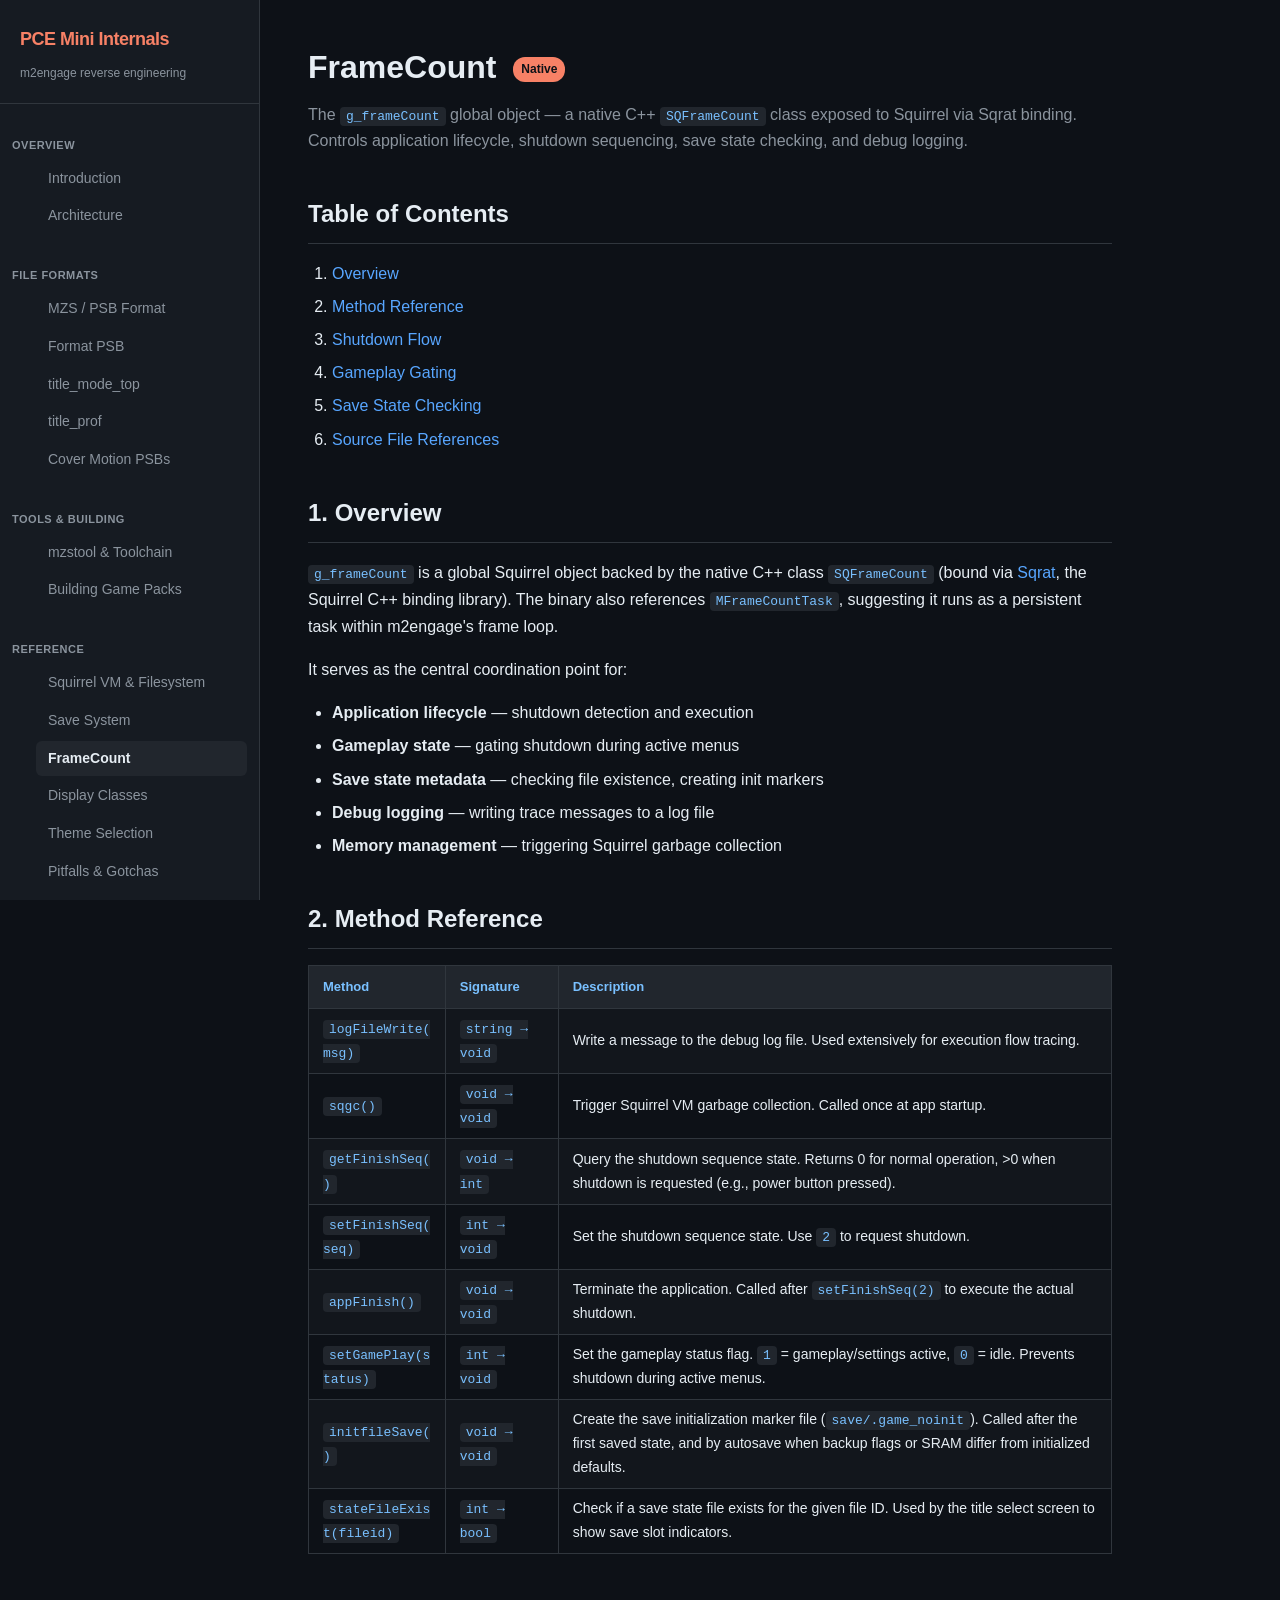
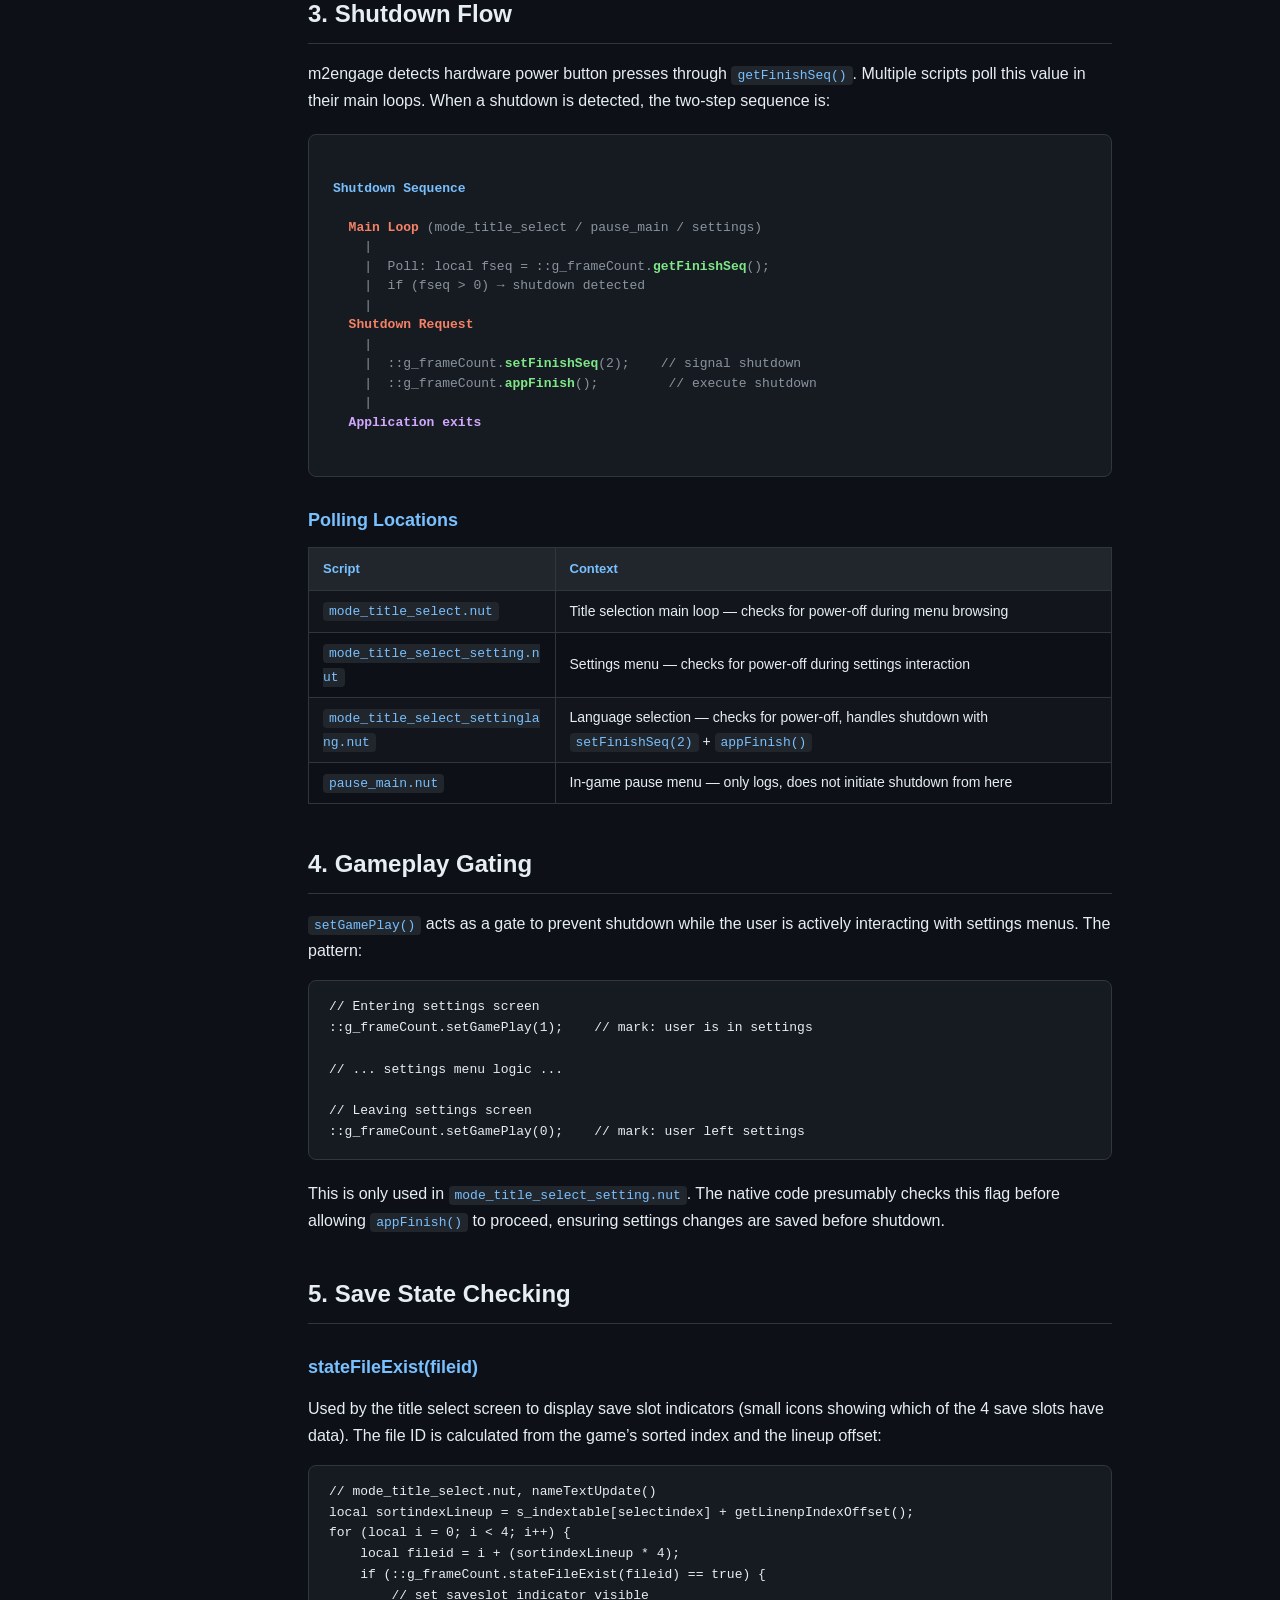
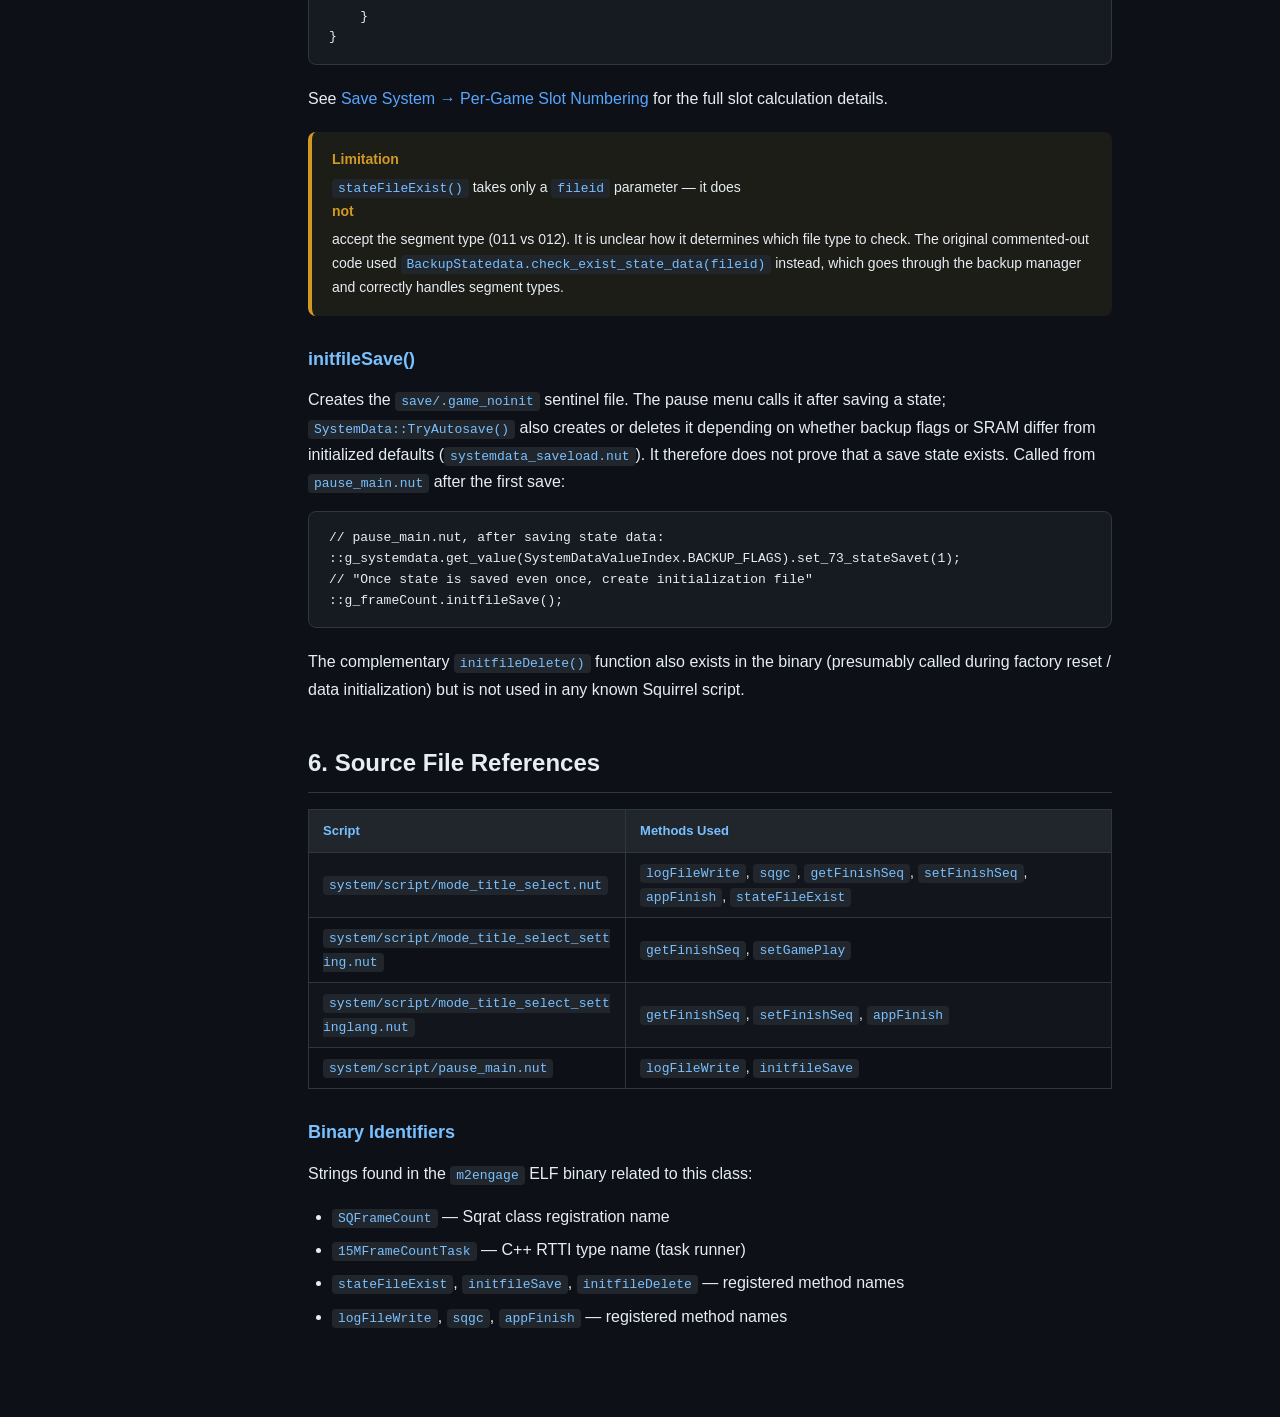
<file: framecount.html>
<!DOCTYPE html>
<html lang="en">
<head>
  <meta charset="UTF-8">
  <meta name="viewport" content="width=device-width, initial-scale=1.0">
  <title>FrameCount - PCE Mini Internals</title>
  <link rel="stylesheet" href="style.css">
</head>
<body>
  <nav>
    <div class="logo">
      <h1>PCE Mini Internals</h1>
      <div class="subtitle">m2engage reverse engineering</div>
    </div>
    <div class="section-label">Overview</div>
    <ul>
      <li><a href="index.html">Introduction</a></li>
      <li><a href="architecture.html">Architecture</a></li>
    </ul>
    <div class="section-label">File Formats</div>
    <ul>
      <li><a href="mzs-format.html">MZS / PSB Format</a></li>
      <li><a href="psb-format.html">Format PSB</a></li>
      <li><a href="title-mode-top.html">title_mode_top</a></li>
      <li><a href="title-prof.html">title_prof</a></li>
      <li><a href="cover-motion.html">Cover Motion PSBs</a></li>
    </ul>
    <div class="section-label">Tools &amp; Building</div>
    <ul>
      <li><a href="tools.html">mzstool &amp; Toolchain</a></li>
      <li><a href="building.html">Building Game Packs</a></li>
    </ul>
    <div class="section-label">Reference</div>
    <ul>
      <li><a href="squirrel-vm.html">Squirrel VM &amp; Filesystem</a></li>
      <li><a href="save-system.html">Save System</a></li>
      <li><a href="framecount.html" class="active">FrameCount</a></li>
      <li><a href="display-classes.html">Display Classes</a></li>
      <li><a href="theme.html">Theme Selection</a></li>
      <li><a href="pitfalls.html">Pitfalls &amp; Gotchas</a></li>
    </ul>
  </nav>

  <main>
    <h1>FrameCount <span class="tag">Native</span></h1>
    <p class="page-desc">
      The <code>g_frameCount</code> global object &mdash; a native C++ <code>SQFrameCount</code>
      class exposed to Squirrel via Sqrat binding. Controls application lifecycle, shutdown sequencing,
      save state checking, and debug logging.
    </p>

    <h2>Table of Contents</h2>
    <ol>
      <li><a href="#overview">Overview</a></li>
      <li><a href="#methods">Method Reference</a></li>
      <li><a href="#shutdown">Shutdown Flow</a></li>
      <li><a href="#gameplay">Gameplay Gating</a></li>
      <li><a href="#save">Save State Checking</a></li>
      <li><a href="#sources">Source File References</a></li>
    </ol>

    <!-- ============================================================ -->
    <h2 id="overview">1. Overview</h2>

    <p>
      <code>g_frameCount</code> is a global Squirrel object backed by the native C++
      class <code>SQFrameCount</code> (bound via <a href="https://en.wikipedia.org/wiki/Sqrat">Sqrat</a>,
      the Squirrel C++ binding library). The binary also references <code>MFrameCountTask</code>,
      suggesting it runs as a persistent task within m2engage's frame loop.
    </p>

    <p>
      It serves as the central coordination point for:
    </p>
    <ul>
      <li><strong>Application lifecycle</strong> &mdash; shutdown detection and execution</li>
      <li><strong>Gameplay state</strong> &mdash; gating shutdown during active menus</li>
      <li><strong>Save state metadata</strong> &mdash; checking file existence, creating init markers</li>
      <li><strong>Debug logging</strong> &mdash; writing trace messages to a log file</li>
      <li><strong>Memory management</strong> &mdash; triggering Squirrel garbage collection</li>
    </ul>

    <!-- ============================================================ -->
    <h2 id="methods">2. Method Reference</h2>

    <table>
      <tr>
        <th>Method</th>
        <th>Signature</th>
        <th>Description</th>
      </tr>
      <tr>
        <td><code>logFileWrite(msg)</code></td>
        <td><code>string &rarr; void</code></td>
        <td>Write a message to the debug log file. Used extensively for execution flow tracing.</td>
      </tr>
      <tr>
        <td><code>sqgc()</code></td>
        <td><code>void &rarr; void</code></td>
        <td>Trigger Squirrel VM garbage collection. Called once at app startup.</td>
      </tr>
      <tr>
        <td><code>getFinishSeq()</code></td>
        <td><code>void &rarr; int</code></td>
        <td>Query the shutdown sequence state. Returns 0 for normal operation, &gt;0 when shutdown is requested (e.g., power button pressed).</td>
      </tr>
      <tr>
        <td><code>setFinishSeq(seq)</code></td>
        <td><code>int &rarr; void</code></td>
        <td>Set the shutdown sequence state. Use <code>2</code> to request shutdown.</td>
      </tr>
      <tr>
        <td><code>appFinish()</code></td>
        <td><code>void &rarr; void</code></td>
        <td>Terminate the application. Called after <code>setFinishSeq(2)</code> to execute the actual shutdown.</td>
      </tr>
      <tr>
        <td><code>setGamePlay(status)</code></td>
        <td><code>int &rarr; void</code></td>
        <td>Set the gameplay status flag. <code>1</code> = gameplay/settings active, <code>0</code> = idle. Prevents shutdown during active menus.</td>
      </tr>
      <tr>
        <td><code>initfileSave()</code></td>
        <td><code>void &rarr; void</code></td>
        <td>Create the save initialization marker file (<code>save/.game_noinit</code>). Called after the first saved state, and by autosave when backup flags or SRAM differ from initialized defaults.</td>
      </tr>
      <tr>
        <td><code>stateFileExist(fileid)</code></td>
        <td><code>int &rarr; bool</code></td>
        <td>Check if a save state file exists for the given file ID. Used by the title select screen to show save slot indicators.</td>
      </tr>
    </table>

    <!-- ============================================================ -->
    <h2 id="shutdown">3. Shutdown Flow</h2>

    <p>
      m2engage detects hardware power button presses through <code>getFinishSeq()</code>.
      Multiple scripts poll this value in their main loops. When a shutdown is detected,
      the two-step sequence is:
    </p>

    <div class="diagram">
<span class="hl-blue">Shutdown Sequence</span>

  <span class="highlight">Main Loop</span> (mode_title_select / pause_main / settings)
    |
    |  Poll: local fseq = ::g_frameCount.<span class="hl-green">getFinishSeq</span>();
    |  if (fseq &gt; 0) &rarr; shutdown detected
    |
  <span class="highlight">Shutdown Request</span>
    |
    |  ::g_frameCount.<span class="hl-green">setFinishSeq</span>(2);    // signal shutdown
    |  ::g_frameCount.<span class="hl-green">appFinish</span>();         // execute shutdown
    |
  <span class="hl-purple">Application exits</span>
    </div>

    <h3>Polling Locations</h3>
    <table>
      <tr>
        <th>Script</th>
        <th>Context</th>
      </tr>
      <tr>
        <td><code>mode_title_select.nut</code></td>
        <td>Title selection main loop &mdash; checks for power-off during menu browsing</td>
      </tr>
      <tr>
        <td><code>mode_title_select_setting.nut</code></td>
        <td>Settings menu &mdash; checks for power-off during settings interaction</td>
      </tr>
      <tr>
        <td><code>mode_title_select_settinglang.nut</code></td>
        <td>Language selection &mdash; checks for power-off, handles shutdown with <code>setFinishSeq(2)</code> + <code>appFinish()</code></td>
      </tr>
      <tr>
        <td><code>pause_main.nut</code></td>
        <td>In-game pause menu &mdash; only logs, does not initiate shutdown from here</td>
      </tr>
    </table>

    <!-- ============================================================ -->
    <h2 id="gameplay">4. Gameplay Gating</h2>

    <p>
      <code>setGamePlay()</code> acts as a gate to prevent shutdown while the user is
      actively interacting with settings menus. The pattern:
    </p>

    <pre><code>// Entering settings screen
::g_frameCount.setGamePlay(1);    // mark: user is in settings

// ... settings menu logic ...

// Leaving settings screen
::g_frameCount.setGamePlay(0);    // mark: user left settings</code></pre>

    <p>
      This is only used in <code>mode_title_select_setting.nut</code>. The native code
      presumably checks this flag before allowing <code>appFinish()</code> to proceed,
      ensuring settings changes are saved before shutdown.
    </p>

    <!-- ============================================================ -->
    <h2 id="save">5. Save State Checking</h2>

    <h3>stateFileExist(fileid)</h3>

    <p>
      Used by the title select screen to display save slot indicators (small icons showing
      which of the 4 save slots have data). The file ID is calculated from the game&rsquo;s
      sorted index and the lineup offset:
    </p>

    <pre><code>// mode_title_select.nut, nameTextUpdate()
local sortindexLineup = s_indextable[selectindex] + getLinenpIndexOffset();
for (local i = 0; i &lt; 4; i++) {
    local fileid = i + (sortindexLineup * 4);
    if (::g_frameCount.stateFileExist(fileid) == true) {
        // set saveslot indicator visible
    }
}</code></pre>

    <p>
      See <a href="save-system.html#slot-numbering">Save System &rarr; Per-Game Slot Numbering</a>
      for the full slot calculation details.
    </p>

    <div class="box box-warning">
      <strong>Limitation</strong>
      <code>stateFileExist()</code> takes only a <code>fileid</code> parameter &mdash; it does
      <strong>not</strong> accept the segment type (011 vs 012). It is unclear how it determines
      which file type to check. The original commented-out code used
      <code>BackupStatedata.check_exist_state_data(fileid)</code> instead, which goes through
      the backup manager and correctly handles segment types.
    </div>

    <h3>initfileSave()</h3>

    <p>
      Creates the <code>save/.game_noinit</code> sentinel file. The pause menu calls it after saving a state; <code>SystemData::TryAutosave()</code> also creates or deletes it depending on whether backup flags or SRAM differ from initialized defaults (<code>systemdata_saveload.nut</code>). It therefore does not prove that a save state exists. Called from
      <code>pause_main.nut</code> after the first save:
    </p>

    <pre><code>// pause_main.nut, after saving state data:
::g_systemdata.get_value(SystemDataValueIndex.BACKUP_FLAGS).set_73_stateSavet(1);
// "Once state is saved even once, create initialization file"
::g_frameCount.initfileSave();</code></pre>

    <p>
      The complementary <code>initfileDelete()</code> function also exists in the binary
      (presumably called during factory reset / data initialization) but is not used in
      any known Squirrel script.
    </p>

    <!-- ============================================================ -->
    <h2 id="sources">6. Source File References</h2>

    <table>
      <tr>
        <th>Script</th>
        <th>Methods Used</th>
      </tr>
      <tr>
        <td><code>system/script/mode_title_select.nut</code></td>
        <td>
          <code>logFileWrite</code>,
          <code>sqgc</code>,
          <code>getFinishSeq</code>,
          <code>setFinishSeq</code>,
          <code>appFinish</code>,
          <code>stateFileExist</code>
        </td>
      </tr>
      <tr>
        <td><code>system/script/mode_title_select_setting.nut</code></td>
        <td>
          <code>getFinishSeq</code>,
          <code>setGamePlay</code>
        </td>
      </tr>
      <tr>
        <td><code>system/script/mode_title_select_settinglang.nut</code></td>
        <td>
          <code>getFinishSeq</code>,
          <code>setFinishSeq</code>,
          <code>appFinish</code>
        </td>
      </tr>
      <tr>
        <td><code>system/script/pause_main.nut</code></td>
        <td>
          <code>logFileWrite</code>,
          <code>initfileSave</code>
        </td>
      </tr>
    </table>

    <h3>Binary Identifiers</h3>
    <p>
      Strings found in the <code>m2engage</code> ELF binary related to this class:
    </p>
    <ul>
      <li><code>SQFrameCount</code> &mdash; Sqrat class registration name</li>
      <li><code>15MFrameCountTask</code> &mdash; C++ RTTI type name (task runner)</li>
      <li><code>stateFileExist</code>, <code>initfileSave</code>, <code>initfileDelete</code> &mdash; registered method names</li>
      <li><code>logFileWrite</code>, <code>sqgc</code>, <code>appFinish</code> &mdash; registered method names</li>
    </ul>

  </main>
</body>
</html>
</file>
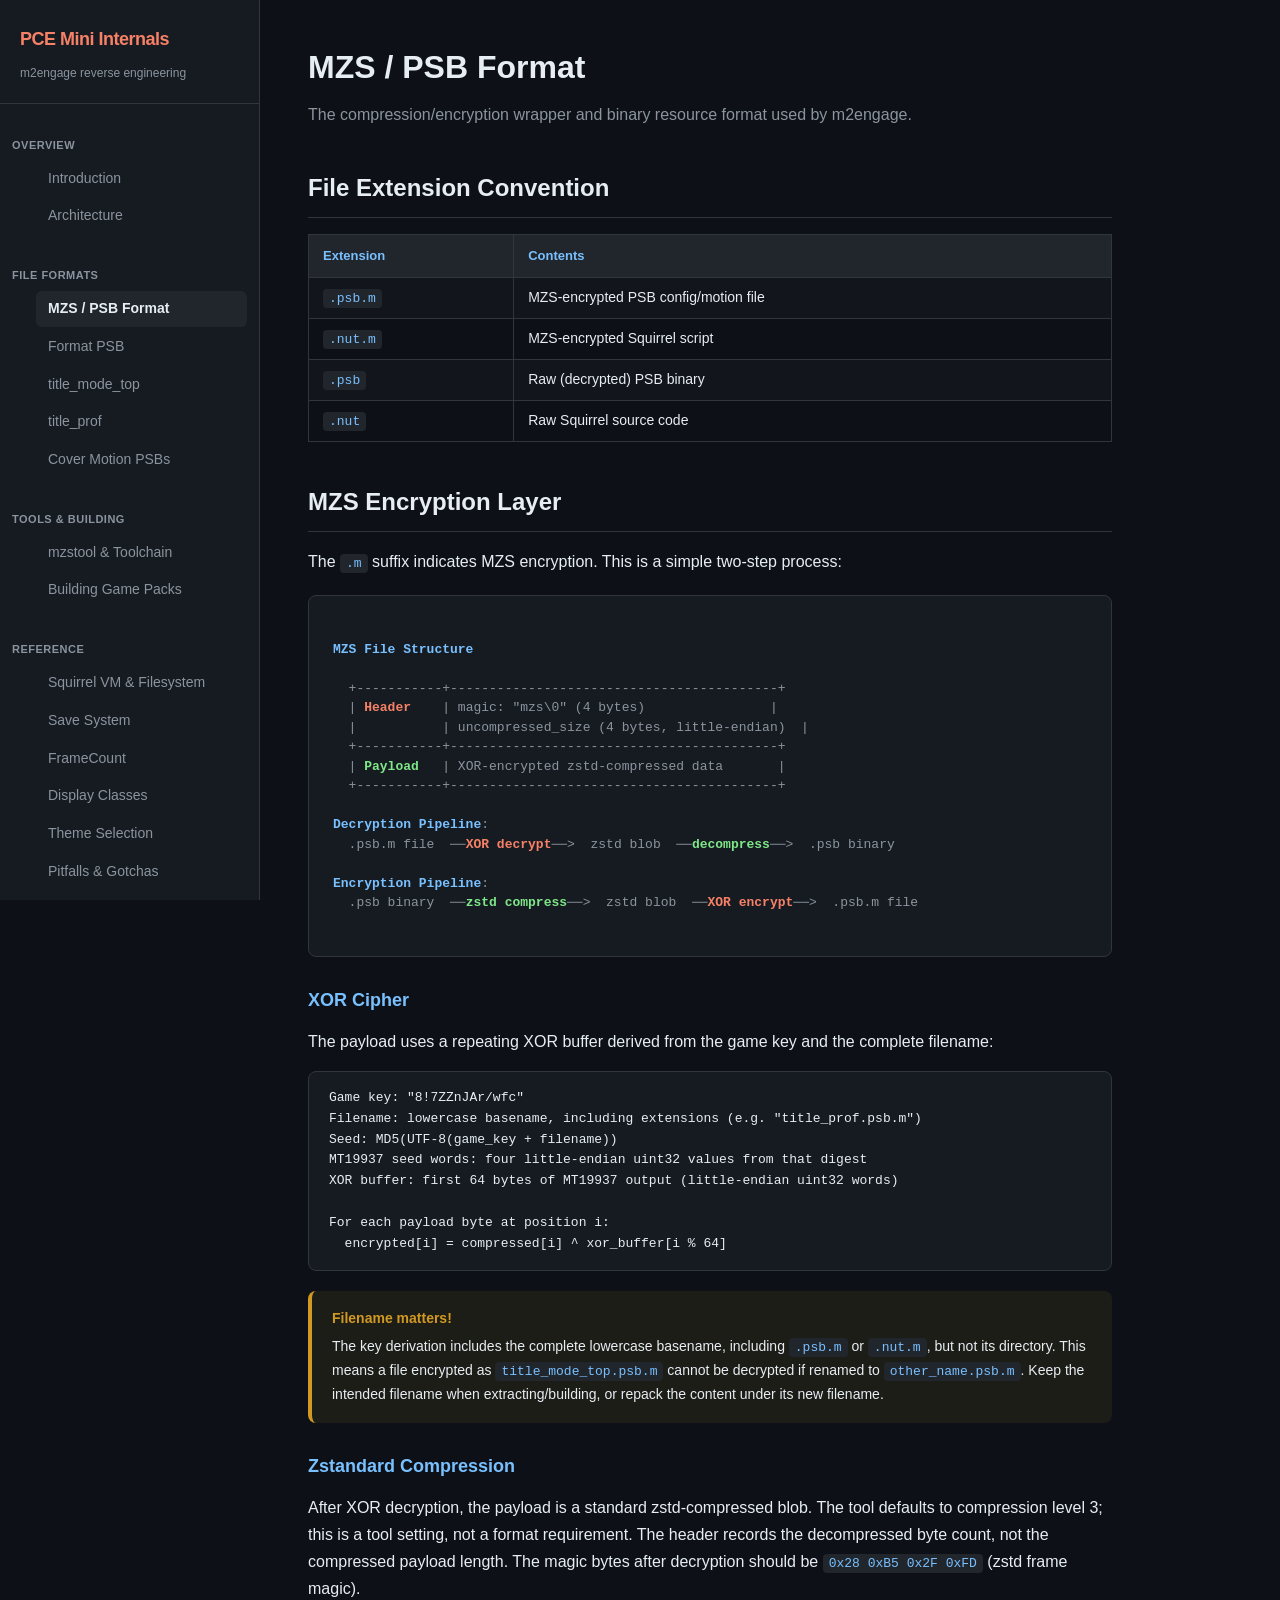
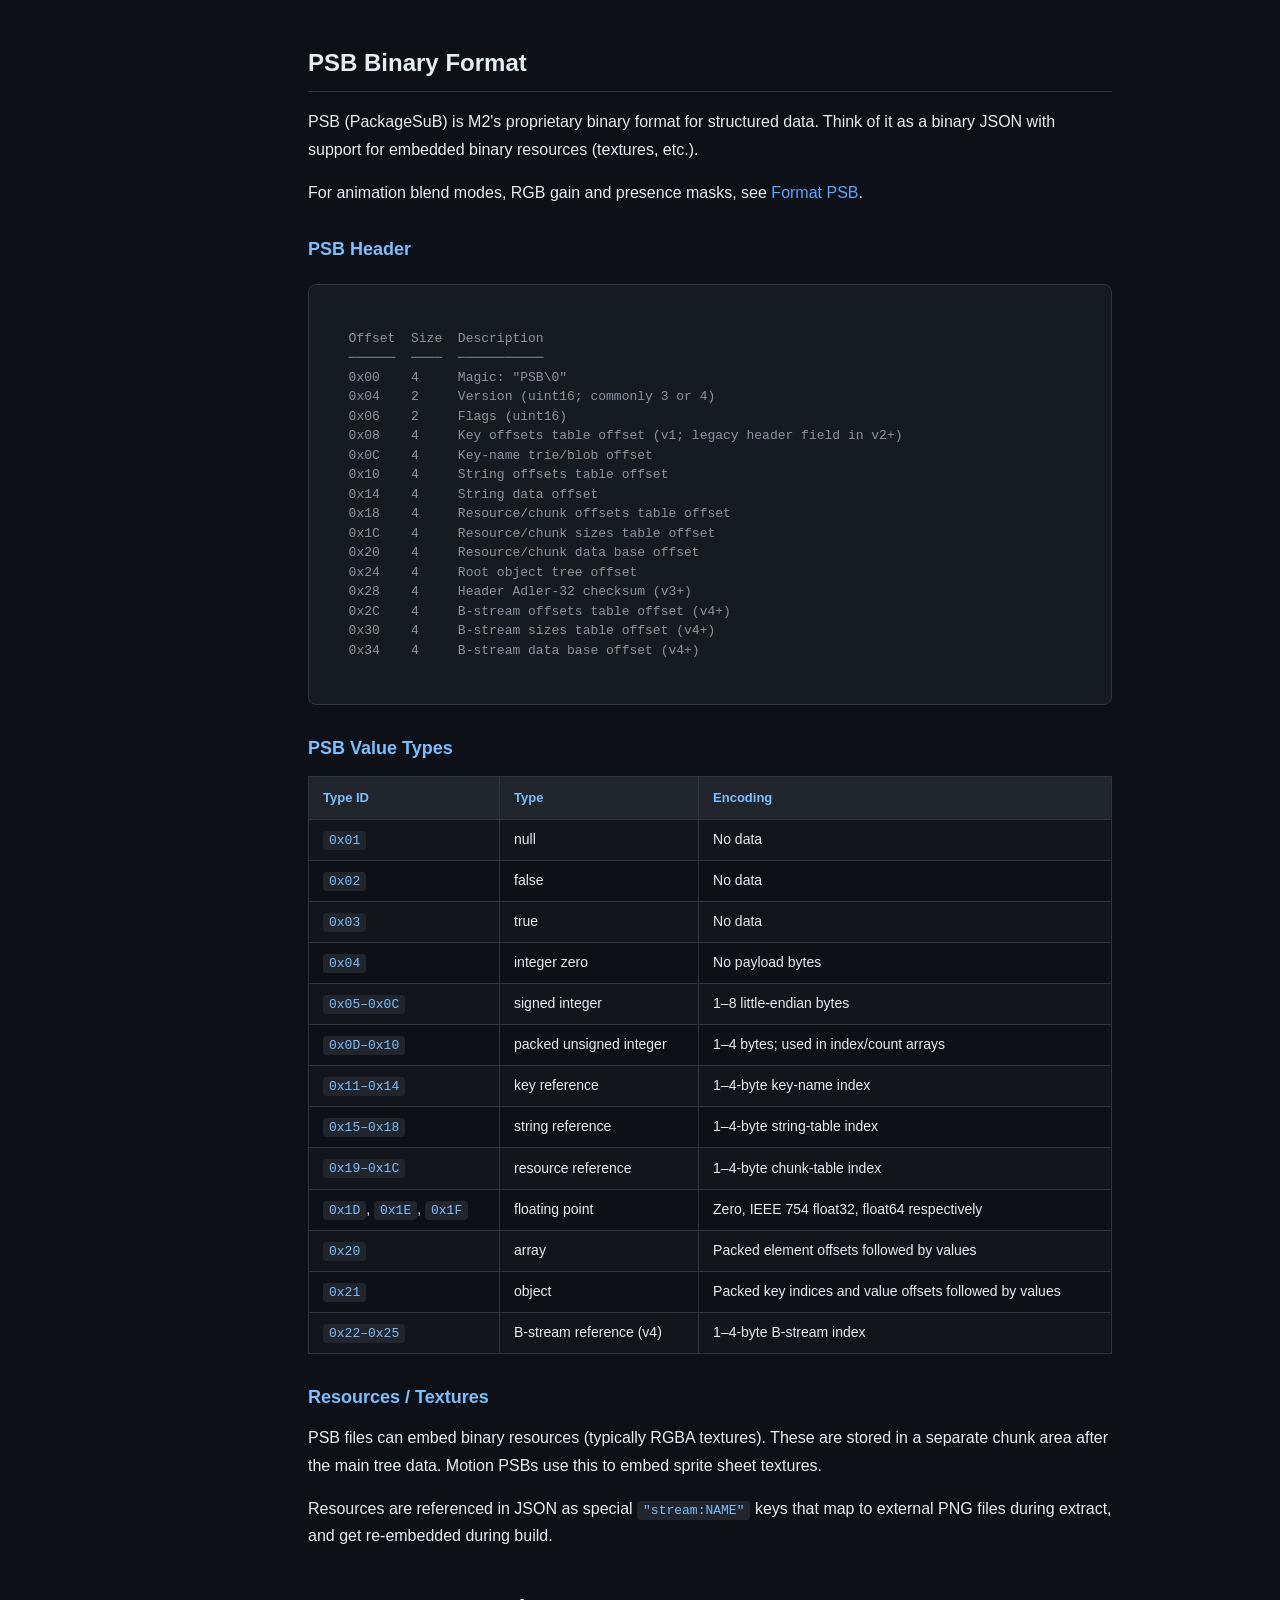
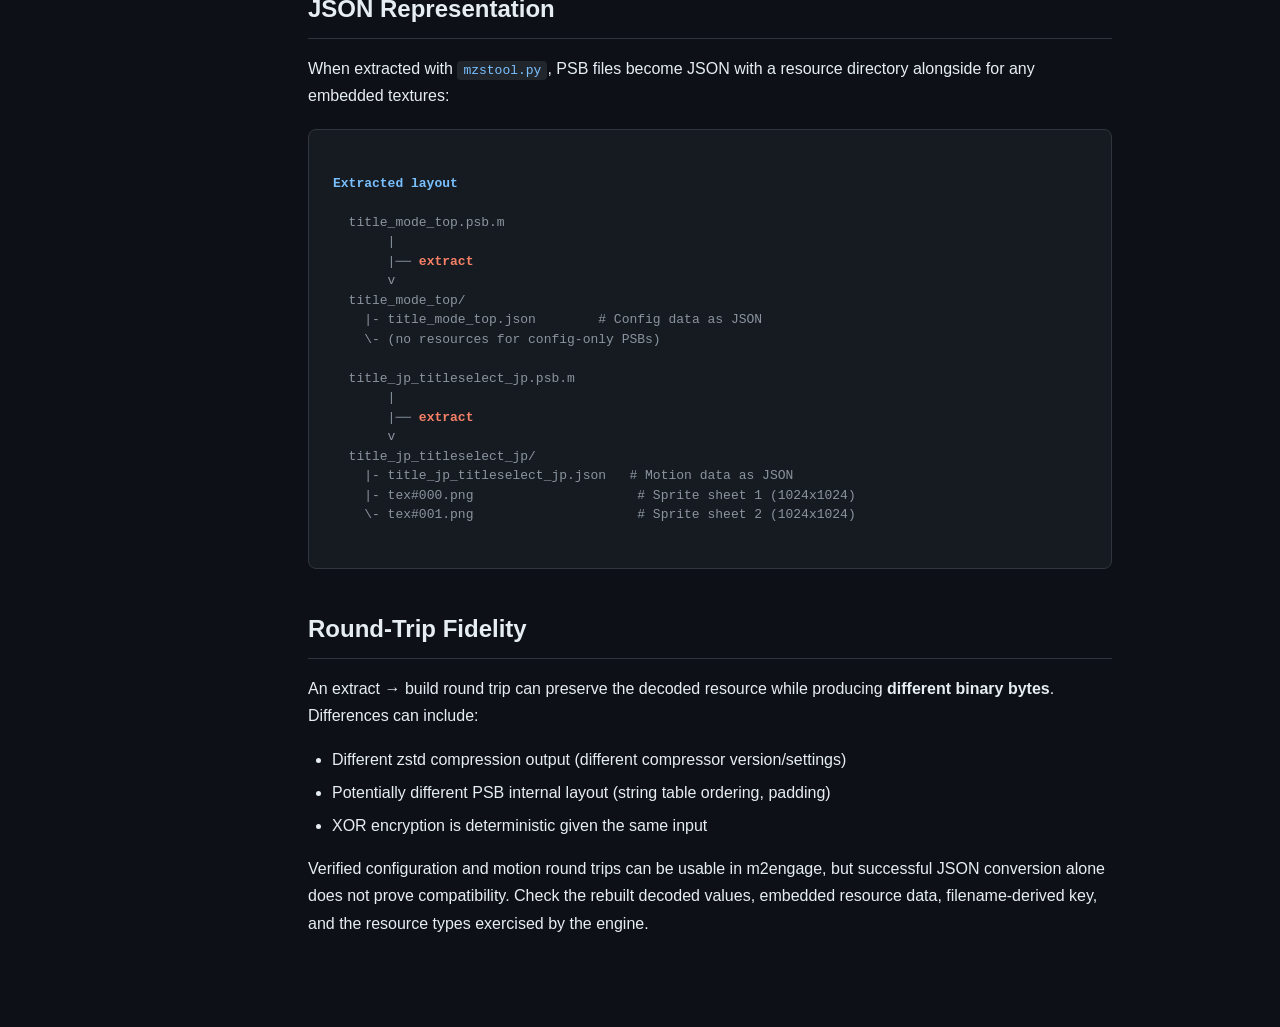
<file: mzs-format.html>
<!DOCTYPE html>
<html lang="en">
<head>
  <meta charset="UTF-8">
  <meta name="viewport" content="width=device-width, initial-scale=1.0">
  <title>MZS / PSB Format - PCE Mini Internals</title>
  <link rel="stylesheet" href="style.css">
</head>
<body>
  <nav>
    <div class="logo">
      <h1>PCE Mini Internals</h1>
      <div class="subtitle">m2engage reverse engineering</div>
    </div>
    <div class="section-label">Overview</div>
    <ul>
      <li><a href="index.html">Introduction</a></li>
      <li><a href="architecture.html">Architecture</a></li>
    </ul>
    <div class="section-label">File Formats</div>
    <ul>
      <li><a href="mzs-format.html" class="active">MZS / PSB Format</a></li>
      <li><a href="psb-format.html">Format PSB</a></li>
      <li><a href="title-mode-top.html">title_mode_top</a></li>
      <li><a href="title-prof.html">title_prof</a></li>
      <li><a href="cover-motion.html">Cover Motion PSBs</a></li>
    </ul>
    <div class="section-label">Tools &amp; Building</div>
    <ul>
      <li><a href="tools.html">mzstool &amp; Toolchain</a></li>
      <li><a href="building.html">Building Game Packs</a></li>
    </ul>
    <div class="section-label">Reference</div>
    <ul>
      <li><a href="squirrel-vm.html">Squirrel VM &amp; Filesystem</a></li>
      <li><a href="save-system.html">Save System</a></li>
      <li><a href="framecount.html">FrameCount</a></li>
      <li><a href="display-classes.html">Display Classes</a></li>
      <li><a href="theme.html">Theme Selection</a></li>
      <li><a href="pitfalls.html">Pitfalls &amp; Gotchas</a></li>
    </ul>
  </nav>

  <main>
    <h1>MZS / PSB Format</h1>
    <p class="page-desc">
      The compression/encryption wrapper and binary resource format used by m2engage.
    </p>

    <h2>File Extension Convention</h2>
    <table>
      <tr><th>Extension</th><th>Contents</th></tr>
      <tr><td><code>.psb.m</code></td><td>MZS-encrypted PSB config/motion file</td></tr>
      <tr><td><code>.nut.m</code></td><td>MZS-encrypted Squirrel script</td></tr>
      <tr><td><code>.psb</code></td><td>Raw (decrypted) PSB binary</td></tr>
      <tr><td><code>.nut</code></td><td>Raw Squirrel source code</td></tr>
    </table>

    <h2>MZS Encryption Layer</h2>
    <p>
      The <code>.m</code> suffix indicates MZS encryption. This is a simple two-step process:
    </p>

    <div class="diagram">
<span class="hl-blue">MZS File Structure</span>

  +-----------+------------------------------------------+
  | <span class="highlight">Header</span>    | magic: "mzs\0" (4 bytes)                |
  |           | uncompressed_size (4 bytes, little-endian)  |
  +-----------+------------------------------------------+
  | <span class="hl-green">Payload</span>   | XOR-encrypted zstd-compressed data       |
  +-----------+------------------------------------------+

<span class="hl-blue">Decryption Pipeline</span>:
  .psb.m file  ──<span class="highlight">XOR decrypt</span>──>  zstd blob  ──<span class="hl-green">decompress</span>──>  .psb binary

<span class="hl-blue">Encryption Pipeline</span>:
  .psb binary  ──<span class="hl-green">zstd compress</span>──>  zstd blob  ──<span class="highlight">XOR encrypt</span>──>  .psb.m file
    </div>

    <h3>XOR Cipher</h3>
    <p>
      The payload uses a repeating XOR buffer derived from the game key and the complete filename:
    </p>
    <pre><code>Game key: "8!7ZZnJAr/wfc"
Filename: lowercase basename, including extensions (e.g. "title_prof.psb.m")
Seed: MD5(UTF-8(game_key + filename))
MT19937 seed words: four little-endian uint32 values from that digest
XOR buffer: first 64 bytes of MT19937 output (little-endian uint32 words)

For each payload byte at position i:
  encrypted[i] = compressed[i] ^ xor_buffer[i % 64]</code></pre>

    <div class="box box-warning">
      <strong>Filename matters!</strong>
      The key derivation includes the complete lowercase basename, including <code>.psb.m</code> or <code>.nut.m</code>, but not its directory. This means a file
      encrypted as <code>title_mode_top.psb.m</code> cannot be decrypted if renamed to
      <code>other_name.psb.m</code>. Keep the intended filename when extracting/building, or repack the content under its new filename.
    </div>

    <h3>Zstandard Compression</h3>
    <p>
      After XOR decryption, the payload is a standard zstd-compressed blob.
      The tool defaults to compression level 3; this is a tool setting, not a format requirement. The header records the decompressed byte count, not the compressed payload length.
      The magic bytes after decryption should be <code>0x28 0xB5 0x2F 0xFD</code> (zstd frame magic).
    </p>

    <h2 id="psb-binary-format">PSB Binary Format</h2>
    <p>
      PSB (PackageSuB) is M2's proprietary binary format for structured data.
      Think of it as a binary JSON with support for embedded binary resources (textures, etc.).
    </p>

    <p>For animation blend modes, RGB gain and presence masks, see <a href="psb-format.html">Format PSB</a>.</p>

    <h3>PSB Header</h3>
    <div class="diagram">
  Offset  Size  Description
  ──────  ────  ───────────
  0x00    4     Magic: "PSB\0"
  0x04    2     Version (uint16; commonly 3 or 4)
  0x06    2     Flags (uint16)
  0x08    4     Key offsets table offset (v1; legacy header field in v2+)
  0x0C    4     Key-name trie/blob offset
  0x10    4     String offsets table offset
  0x14    4     String data offset
  0x18    4     Resource/chunk offsets table offset
  0x1C    4     Resource/chunk sizes table offset
  0x20    4     Resource/chunk data base offset
  0x24    4     Root object tree offset
  0x28    4     Header Adler-32 checksum (v3+)
  0x2C    4     B-stream offsets table offset (v4+)
  0x30    4     B-stream sizes table offset (v4+)
  0x34    4     B-stream data base offset (v4+)
    </div>

    <h3>PSB Value Types</h3>
    <table>
      <tr><th>Type ID</th><th>Type</th><th>Encoding</th></tr>
      <tr><td><code>0x01</code></td><td>null</td><td>No data</td></tr>
      <tr><td><code>0x02</code></td><td>false</td><td>No data</td></tr>
      <tr><td><code>0x03</code></td><td>true</td><td>No data</td></tr>
      <tr><td><code>0x04</code></td><td>integer zero</td><td>No payload bytes</td></tr>
      <tr><td><code>0x05&ndash;0x0C</code></td><td>signed integer</td><td>1&ndash;8 little-endian bytes</td></tr>
      <tr><td><code>0x0D&ndash;0x10</code></td><td>packed unsigned integer</td><td>1&ndash;4 bytes; used in index/count arrays</td></tr>
      <tr><td><code>0x11&ndash;0x14</code></td><td>key reference</td><td>1&ndash;4-byte key-name index</td></tr>
      <tr><td><code>0x15&ndash;0x18</code></td><td>string reference</td><td>1&ndash;4-byte string-table index</td></tr>
      <tr><td><code>0x19&ndash;0x1C</code></td><td>resource reference</td><td>1&ndash;4-byte chunk-table index</td></tr>
      <tr><td><code>0x1D</code>, <code>0x1E</code>, <code>0x1F</code></td><td>floating point</td><td>Zero, IEEE 754 float32, float64 respectively</td></tr>
      <tr><td><code>0x20</code></td><td>array</td><td>Packed element offsets followed by values</td></tr>
      <tr><td><code>0x21</code></td><td>object</td><td>Packed key indices and value offsets followed by values</td></tr>
      <tr><td><code>0x22&ndash;0x25</code></td><td>B-stream reference (v4)</td><td>1&ndash;4-byte B-stream index</td></tr>
    </table>

    <h3>Resources / Textures</h3>
    <p>
      PSB files can embed binary resources (typically RGBA textures). These are stored
      in a separate chunk area after the main tree data. Motion PSBs use this to embed
      sprite sheet textures.
    </p>
    <p>
      Resources are referenced in JSON as special <code>"stream:NAME"</code> keys that
      map to external PNG files during extract, and get re-embedded during build.
    </p>

    <h2>JSON Representation</h2>
    <p>
      When extracted with <code>mzstool.py</code>, PSB files become JSON with a resource
      directory alongside for any embedded textures:
    </p>
    <div class="diagram">
<span class="hl-blue">Extracted layout</span>

  title_mode_top.psb.m
       |
       |── <span class="highlight">extract</span>
       v
  title_mode_top/
    |- title_mode_top.json        <span class="hl-dim"># Config data as JSON</span>
    \- (no resources for config-only PSBs)

  title_jp_titleselect_jp.psb.m
       |
       |── <span class="highlight">extract</span>
       v
  title_jp_titleselect_jp/
    |- title_jp_titleselect_jp.json   <span class="hl-dim"># Motion data as JSON</span>
    |- tex#000.png                     <span class="hl-dim"># Sprite sheet 1 (1024x1024)</span>
    \- tex#001.png                     <span class="hl-dim"># Sprite sheet 2 (1024x1024)</span>
    </div>

    <h2>Round-Trip Fidelity</h2>
    <p>
      An extract &rarr; build round trip can preserve the decoded resource while producing <strong>different binary bytes</strong>. Differences can include:
    </p>
    <ul>
      <li>Different zstd compression output (different compressor version/settings)</li>
      <li>Potentially different PSB internal layout (string table ordering, padding)</li>
      <li>XOR encryption is deterministic given the same input</li>
    </ul>
    <p>
      Verified configuration and motion round trips can be usable in m2engage, but successful JSON conversion alone does not prove compatibility. Check the rebuilt decoded values, embedded resource data, filename-derived key, and the resource types exercised by the engine.
    </p>
  </main>
</body>
</html>
</file>
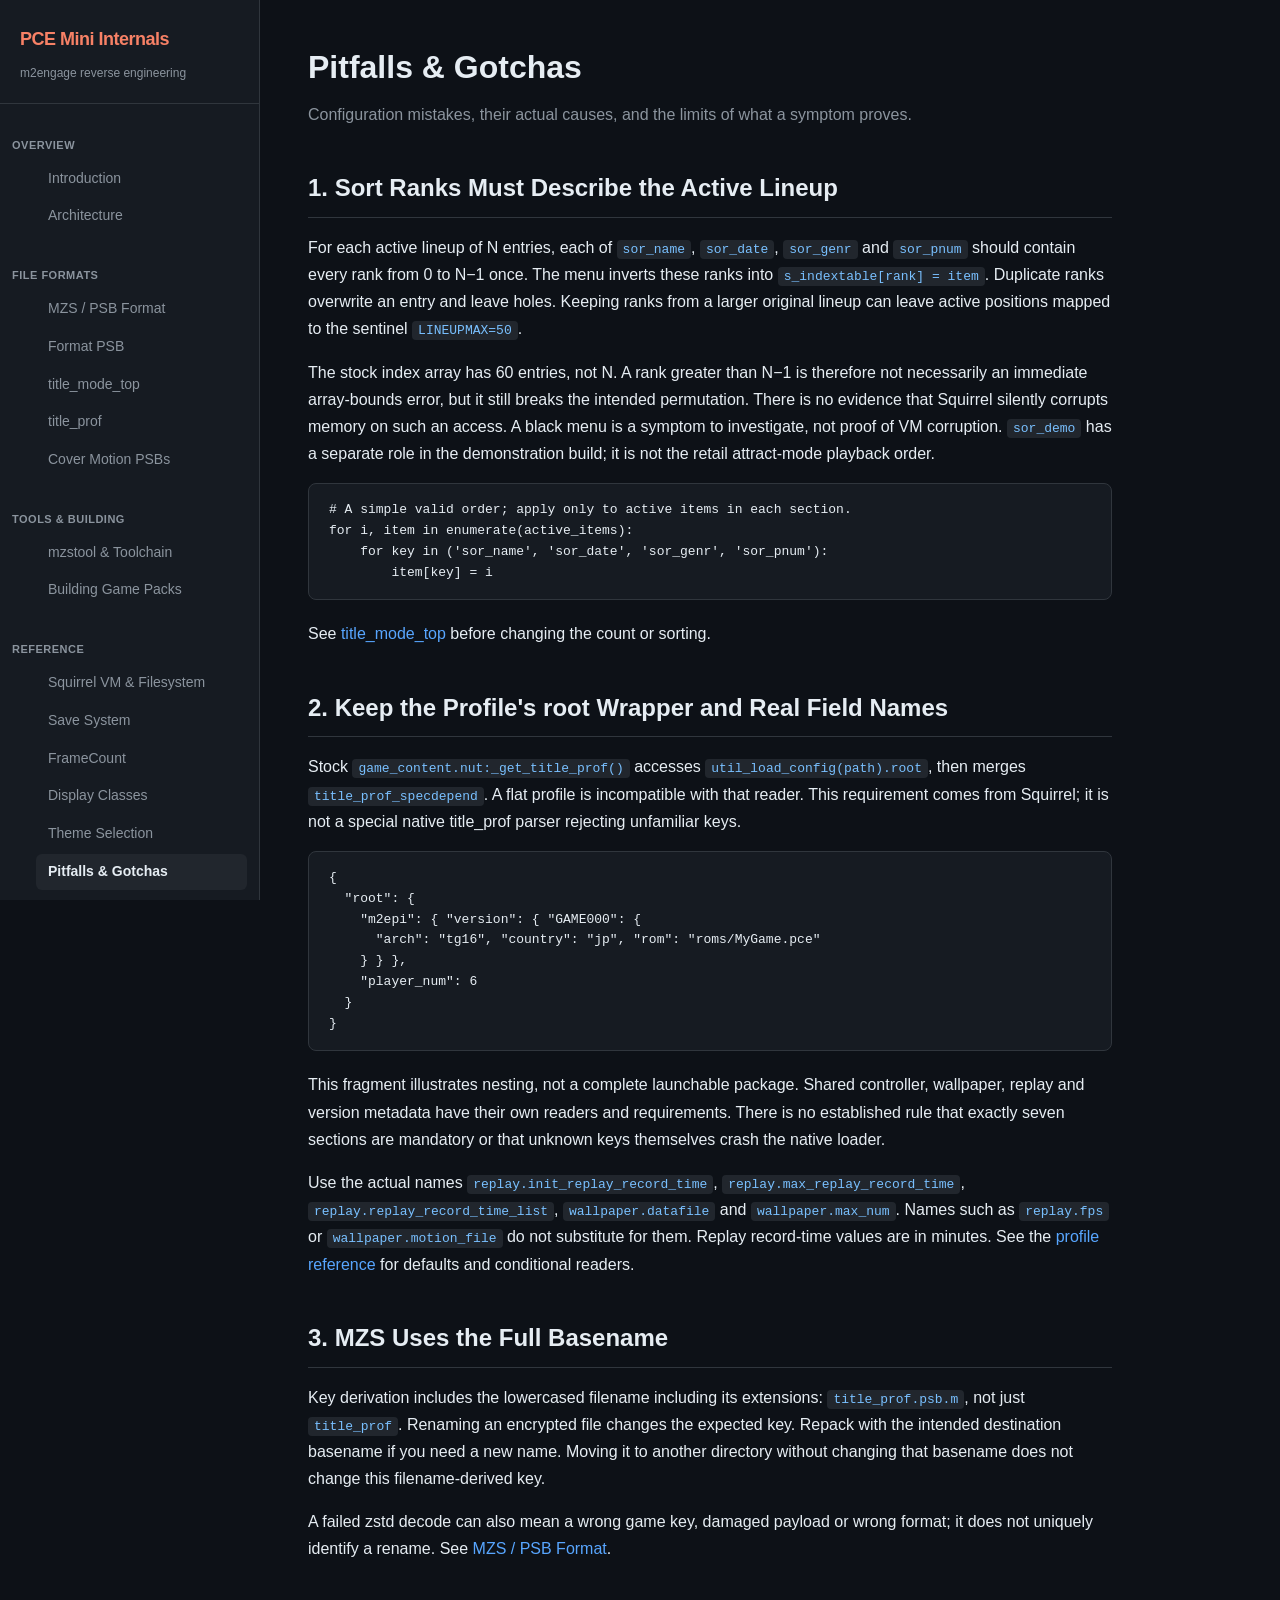
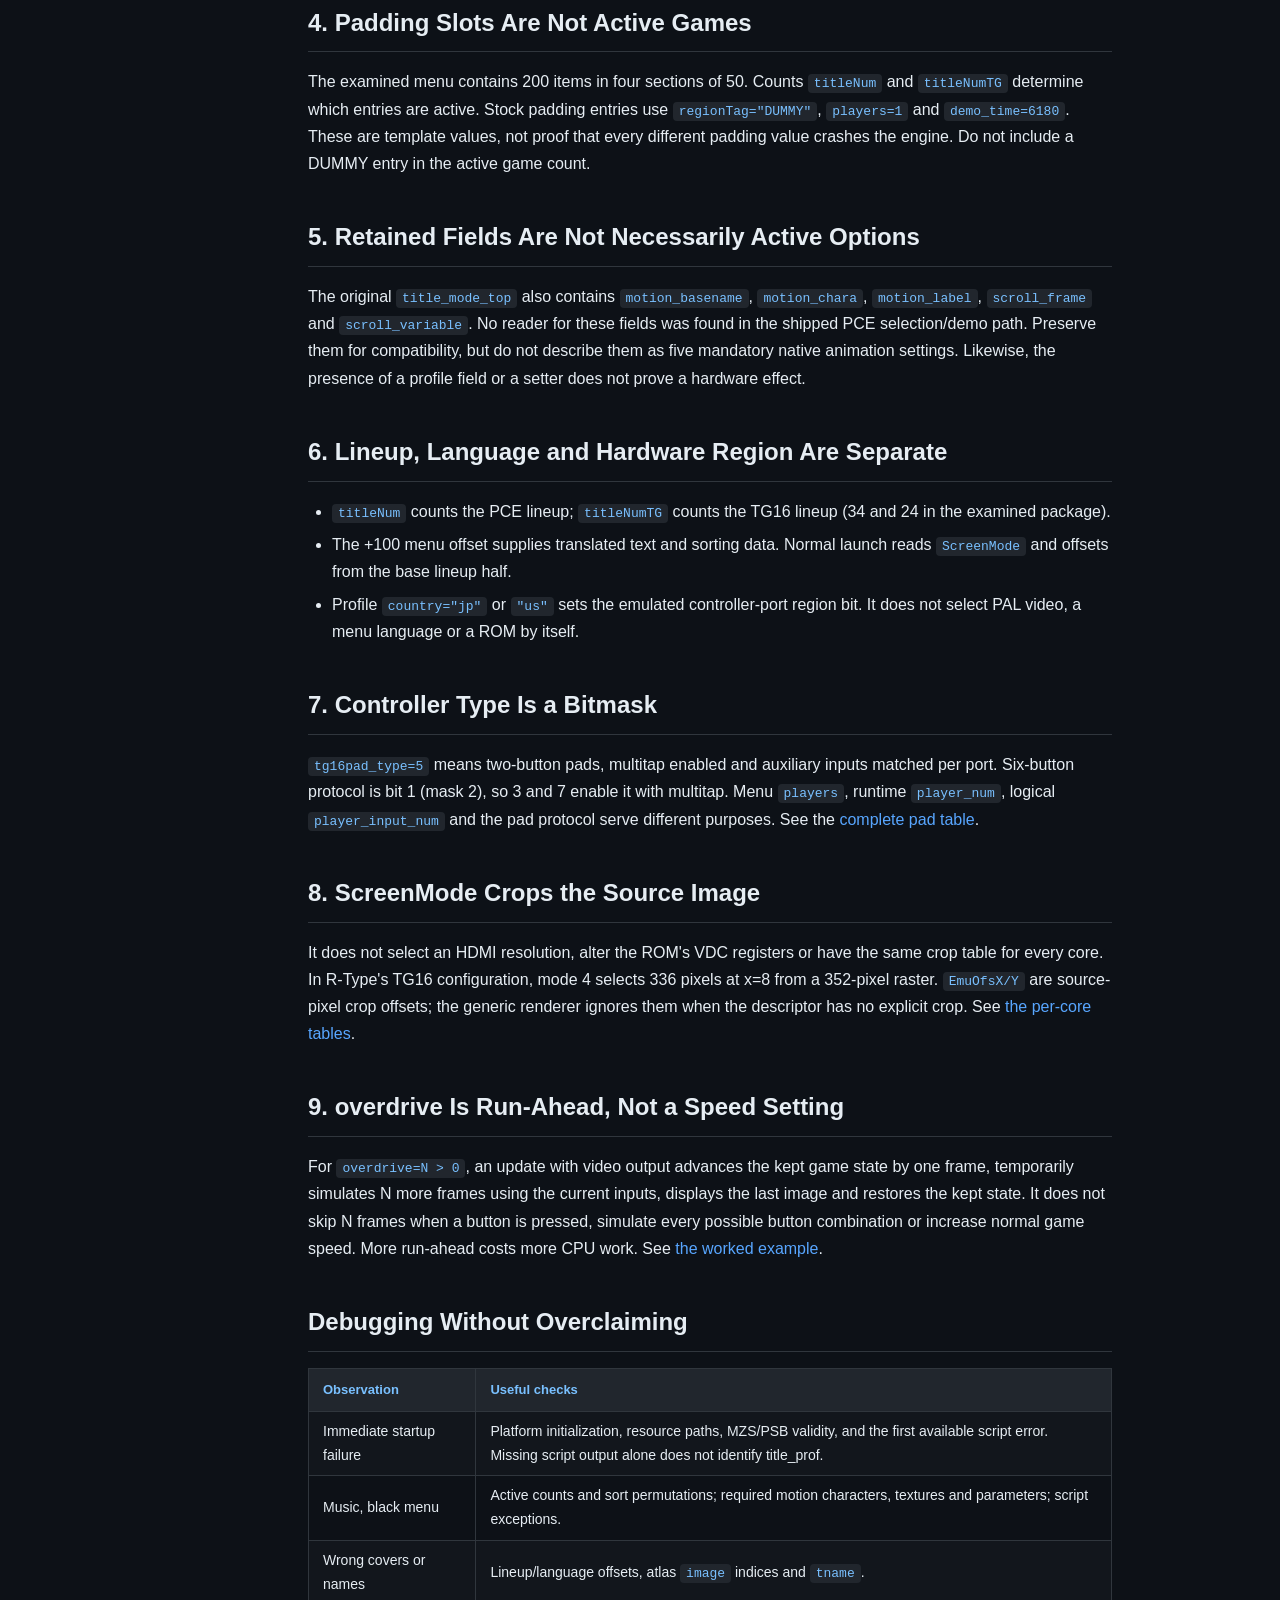
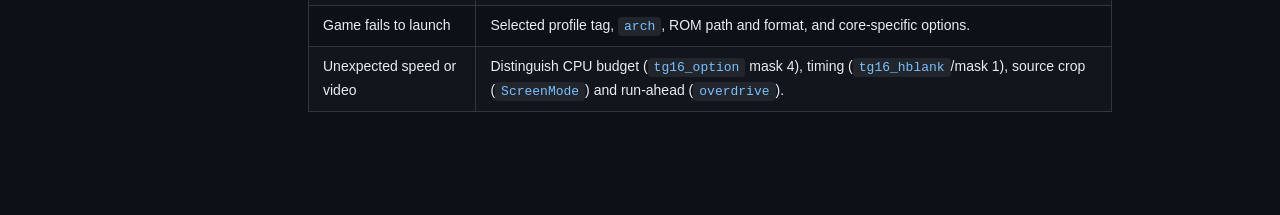
<file: pitfalls.html>
<!DOCTYPE html>
<html lang="en">
<head>
  <meta charset="UTF-8">
  <meta name="viewport" content="width=device-width, initial-scale=1.0">
  <title>Pitfalls &amp; Gotchas - PCE Mini Internals</title>
  <link rel="stylesheet" href="style.css">
</head>
<body>
  <nav>
    <div class="logo">
      <h1>PCE Mini Internals</h1>
      <div class="subtitle">m2engage reverse engineering</div>
    </div>
    <div class="section-label">Overview</div>
    <ul>
      <li><a href="index.html">Introduction</a></li>
      <li><a href="architecture.html">Architecture</a></li>
    </ul>
    <div class="section-label">File Formats</div>
    <ul>
      <li><a href="mzs-format.html">MZS / PSB Format</a></li>
      <li><a href="psb-format.html">Format PSB</a></li>
      <li><a href="title-mode-top.html">title_mode_top</a></li>
      <li><a href="title-prof.html">title_prof</a></li>
      <li><a href="cover-motion.html">Cover Motion PSBs</a></li>
    </ul>
    <div class="section-label">Tools &amp; Building</div>
    <ul>
      <li><a href="tools.html">mzstool &amp; Toolchain</a></li>
      <li><a href="building.html">Building Game Packs</a></li>
    </ul>
    <div class="section-label">Reference</div>
    <ul>
      <li><a href="squirrel-vm.html">Squirrel VM &amp; Filesystem</a></li>
      <li><a href="save-system.html">Save System</a></li>
      <li><a href="framecount.html">FrameCount</a></li>
      <li><a href="display-classes.html">Display Classes</a></li>
      <li><a href="theme.html">Theme Selection</a></li>
      <li><a href="pitfalls.html" class="active">Pitfalls &amp; Gotchas</a></li>
    </ul>
  </nav>

  <main>
    <h1>Pitfalls &amp; Gotchas</h1>
    <p class="page-desc">Configuration mistakes, their actual causes, and the limits of what a symptom proves.</p>

    <h2>1. Sort Ranks Must Describe the Active Lineup</h2>
    <p>
      For each active lineup of N entries, each of <code>sor_name</code>,
      <code>sor_date</code>, <code>sor_genr</code> and <code>sor_pnum</code> should
      contain every rank from 0 to N&minus;1 once. The menu inverts these ranks into
      <code>s_indextable[rank] = item</code>. Duplicate ranks overwrite an entry and
      leave holes. Keeping ranks from a larger original lineup can leave active
      positions mapped to the sentinel <code>LINEUPMAX=50</code>.
    </p>
    <p>
      The stock index array has 60 entries, not N. A rank greater than N&minus;1 is
      therefore not necessarily an immediate array-bounds error, but it still breaks
      the intended permutation. There is no evidence that Squirrel silently corrupts
      memory on such an access. A black menu is a symptom to investigate, not proof of
      VM corruption. <code>sor_demo</code> has a separate role in the demonstration
      build; it is not the retail attract-mode playback order.
    </p>
    <pre><code># A simple valid order; apply only to active items in each section.
for i, item in enumerate(active_items):
    for key in ('sor_name', 'sor_date', 'sor_genr', 'sor_pnum'):
        item[key] = i</code></pre>
    <p>See <a href="title-mode-top.html">title_mode_top</a> before changing the count or sorting.</p>

    <h2>2. Keep the Profile's root Wrapper and Real Field Names</h2>
    <p>
      Stock <code>game_content.nut:_get_title_prof()</code> accesses
      <code>util_load_config(path).root</code>, then merges
      <code>title_prof_specdepend</code>. A flat profile is incompatible with that
      reader. This requirement comes from Squirrel; it is not a special native
      title_prof parser rejecting unfamiliar keys.
    </p>
    <pre><code>{
  "root": {
    "m2epi": { "version": { "GAME000": {
      "arch": "tg16", "country": "jp", "rom": "roms/MyGame.pce"
    } } },
    "player_num": 6
  }
}</code></pre>
    <p>
      This fragment illustrates nesting, not a complete launchable package. Shared
      controller, wallpaper, replay and version metadata have their own readers and
      requirements. There is no established rule that exactly seven sections are
      mandatory or that unknown keys themselves crash the native loader.
    </p>
    <p>
      Use the actual names <code>replay.init_replay_record_time</code>,
      <code>replay.max_replay_record_time</code>, <code>replay.replay_record_time_list</code>,
      <code>wallpaper.datafile</code> and <code>wallpaper.max_num</code>. Names such as
      <code>replay.fps</code> or <code>wallpaper.motion_file</code> do not substitute
      for them. Replay record-time values are in minutes. See the
      <a href="title-prof.html">profile reference</a> for defaults and conditional readers.
    </p>

    <h2>3. MZS Uses the Full Basename</h2>
    <p>
      Key derivation includes the lowercased filename including its extensions:
      <code>title_prof.psb.m</code>, not just <code>title_prof</code>. Renaming an
      encrypted file changes the expected key. Repack with the intended destination
      basename if you need a new name. Moving it to another directory without changing
      that basename does not change this filename-derived key.
    </p>
    <p>
      A failed zstd decode can also mean a wrong game key, damaged payload or wrong
      format; it does not uniquely identify a rename. See <a href="mzs-format.html">MZS / PSB Format</a>.
    </p>

    <h2>4. Padding Slots Are Not Active Games</h2>
    <p>
      The examined menu contains 200 items in four sections of 50. Counts
      <code>titleNum</code> and <code>titleNumTG</code> determine which entries are
      active. Stock padding entries use <code>regionTag="DUMMY"</code>,
      <code>players=1</code> and <code>demo_time=6180</code>. These are template
      values, not proof that every different padding value crashes the engine.
      Do not include a DUMMY entry in the active game count.
    </p>

    <h2>5. Retained Fields Are Not Necessarily Active Options</h2>
    <p>
      The original <code>title_mode_top</code> also contains
      <code>motion_basename</code>, <code>motion_chara</code>, <code>motion_label</code>,
      <code>scroll_frame</code> and <code>scroll_variable</code>. No reader for these
      fields was found in the shipped PCE selection/demo path. Preserve them for
      compatibility, but do not describe them as five mandatory native animation settings.
      Likewise, the presence of a profile field or a setter does not prove a hardware effect.
    </p>

    <h2>6. Lineup, Language and Hardware Region Are Separate</h2>
    <ul>
      <li><code>titleNum</code> counts the PCE lineup; <code>titleNumTG</code> counts the TG16 lineup (34 and 24 in the examined package).</li>
      <li>The +100 menu offset supplies translated text and sorting data. Normal launch reads <code>ScreenMode</code> and offsets from the base lineup half.</li>
      <li>Profile <code>country="jp"</code> or <code>"us"</code> sets the emulated controller-port region bit. It does not select PAL video, a menu language or a ROM by itself.</li>
    </ul>

    <h2>7. Controller Type Is a Bitmask</h2>
    <p>
      <code>tg16pad_type=5</code> means two-button pads, multitap enabled and auxiliary
      inputs matched per port. Six-button protocol is bit 1 (mask 2), so 3 and 7 enable
      it with multitap. Menu <code>players</code>, runtime <code>player_num</code>,
      logical <code>player_input_num</code> and the pad protocol serve different purposes.
      See the <a href="title-prof.html#pad-type">complete pad table</a>.
    </p>

    <h2>8. ScreenMode Crops the Source Image</h2>
    <p>
      It does not select an HDMI resolution, alter the ROM's VDC registers or have the
      same crop table for every core. In R-Type's TG16 configuration, mode 4 selects
      336 pixels at x=8 from a 352-pixel raster. <code>EmuOfsX/Y</code> are source-pixel
      crop offsets; the generic renderer ignores them when the descriptor has no
      explicit crop. See <a href="title-mode-top.html#screen-mode">the per-core tables</a>.
    </p>

    <h2>9. overdrive Is Run-Ahead, Not a Speed Setting</h2>
    <p>
      For <code>overdrive=N &gt; 0</code>, an update with video output advances the kept game state by
      one frame, temporarily simulates N more frames using the current inputs, displays
      the last image and restores the kept state. It does not skip N frames when a button
      is pressed, simulate every possible button combination or increase normal game speed.
      More run-ahead costs more CPU work. See <a href="title-prof.html#overdrive">the worked example</a>.
    </p>

    <h2>Debugging Without Overclaiming</h2>
    <table>
      <tr><th>Observation</th><th>Useful checks</th></tr>
      <tr><td>Immediate startup failure</td><td>Platform initialization, resource paths, MZS/PSB validity, and the first available script error. Missing script output alone does not identify title_prof.</td></tr>
      <tr><td>Music, black menu</td><td>Active counts and sort permutations; required motion characters, textures and parameters; script exceptions.</td></tr>
      <tr><td>Wrong covers or names</td><td>Lineup/language offsets, atlas <code>image</code> indices and <code>tname</code>.</td></tr>
      <tr><td>Game fails to launch</td><td>Selected profile tag, <code>arch</code>, ROM path and format, and core-specific options.</td></tr>
      <tr><td>Unexpected speed or video</td><td>Distinguish CPU budget (<code>tg16_option</code> mask 4), timing (<code>tg16_hblank</code>/mask 1), source crop (<code>ScreenMode</code>) and run-ahead (<code>overdrive</code>).</td></tr>
    </table>
  </main>
</body>
</html>
</file>
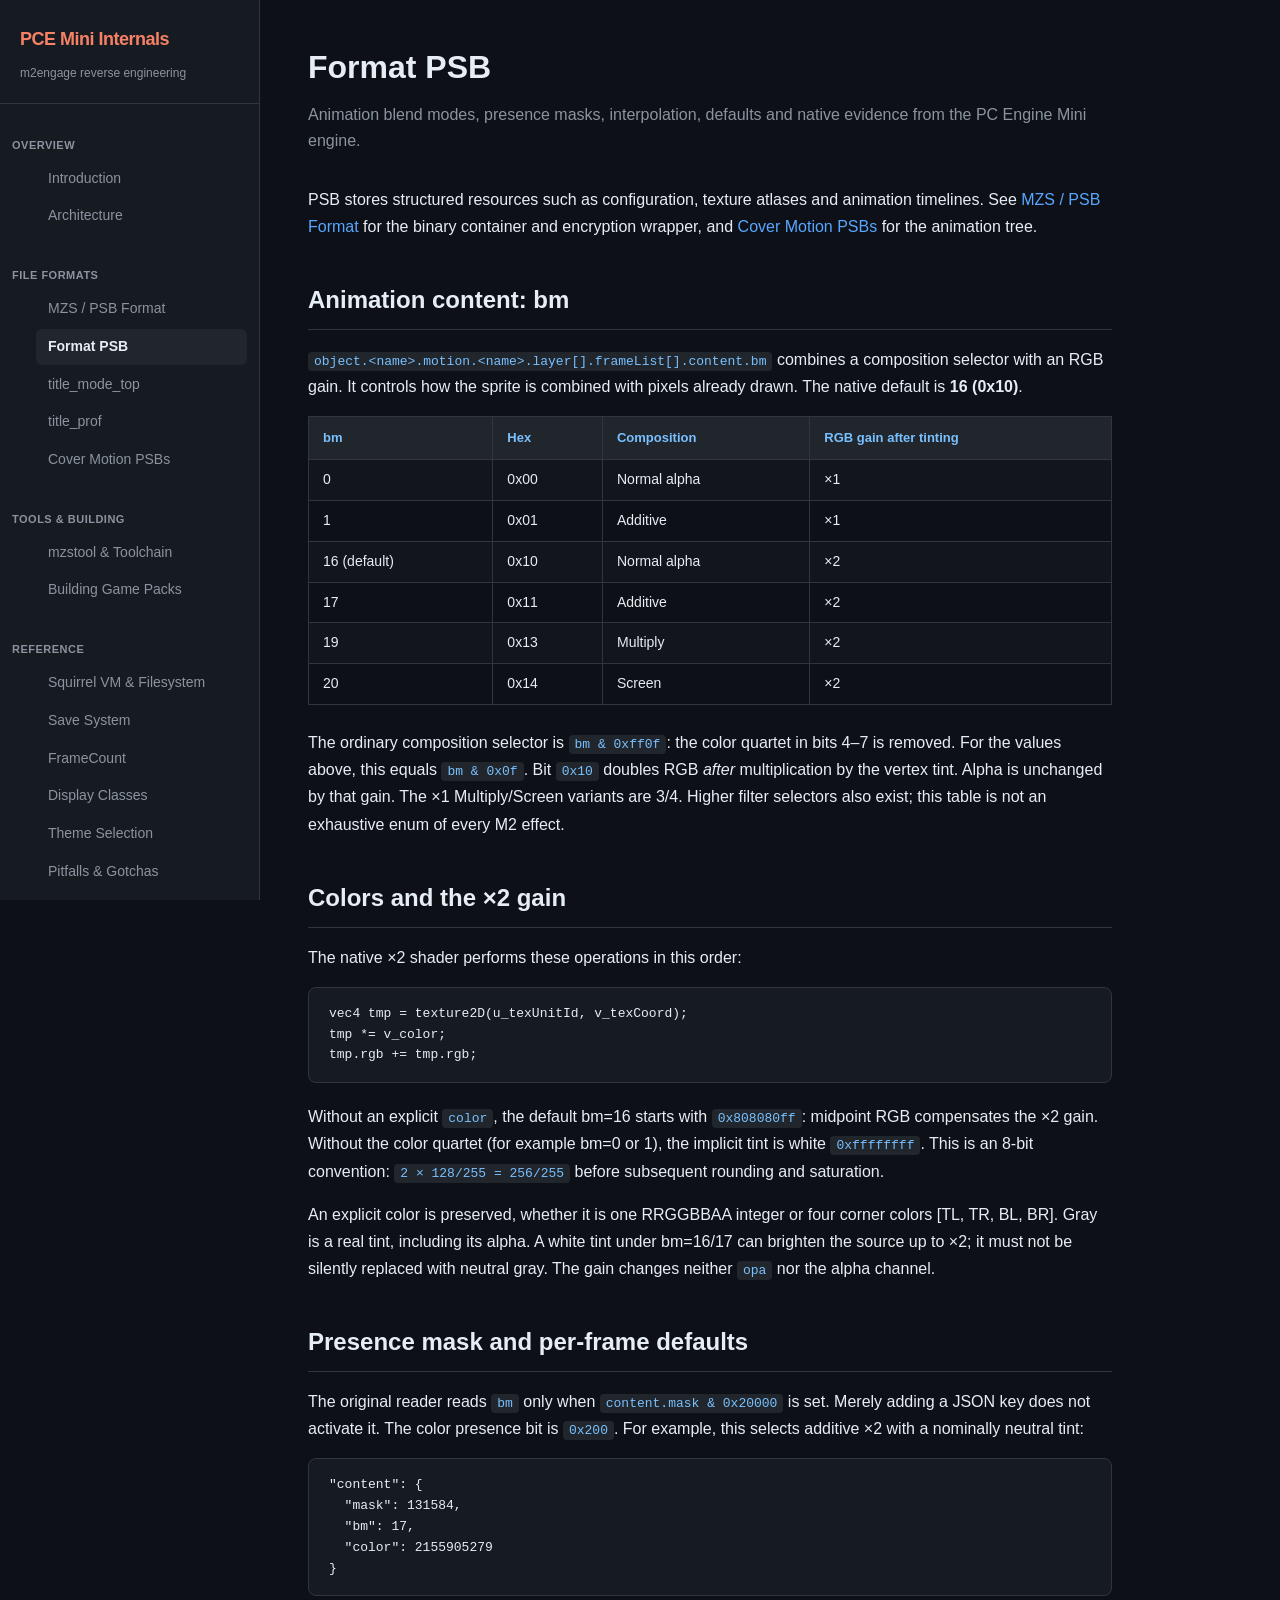
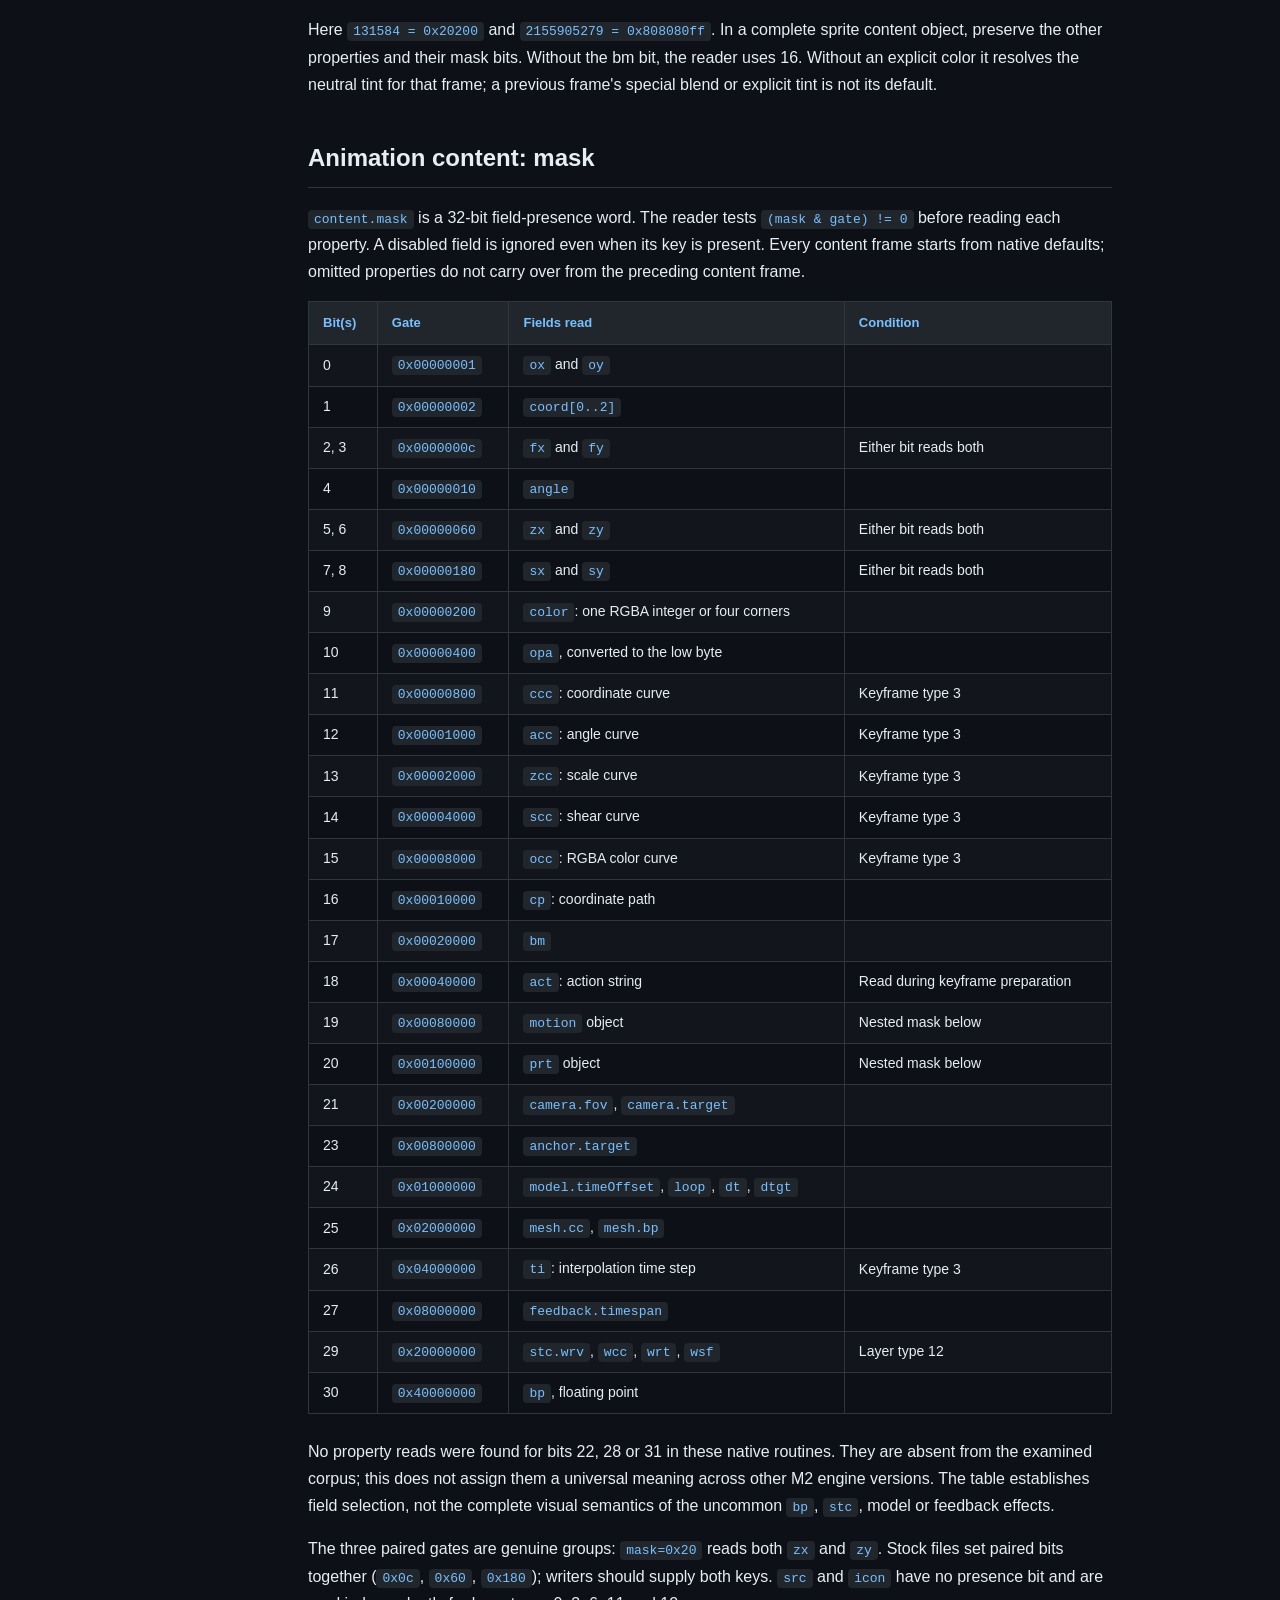
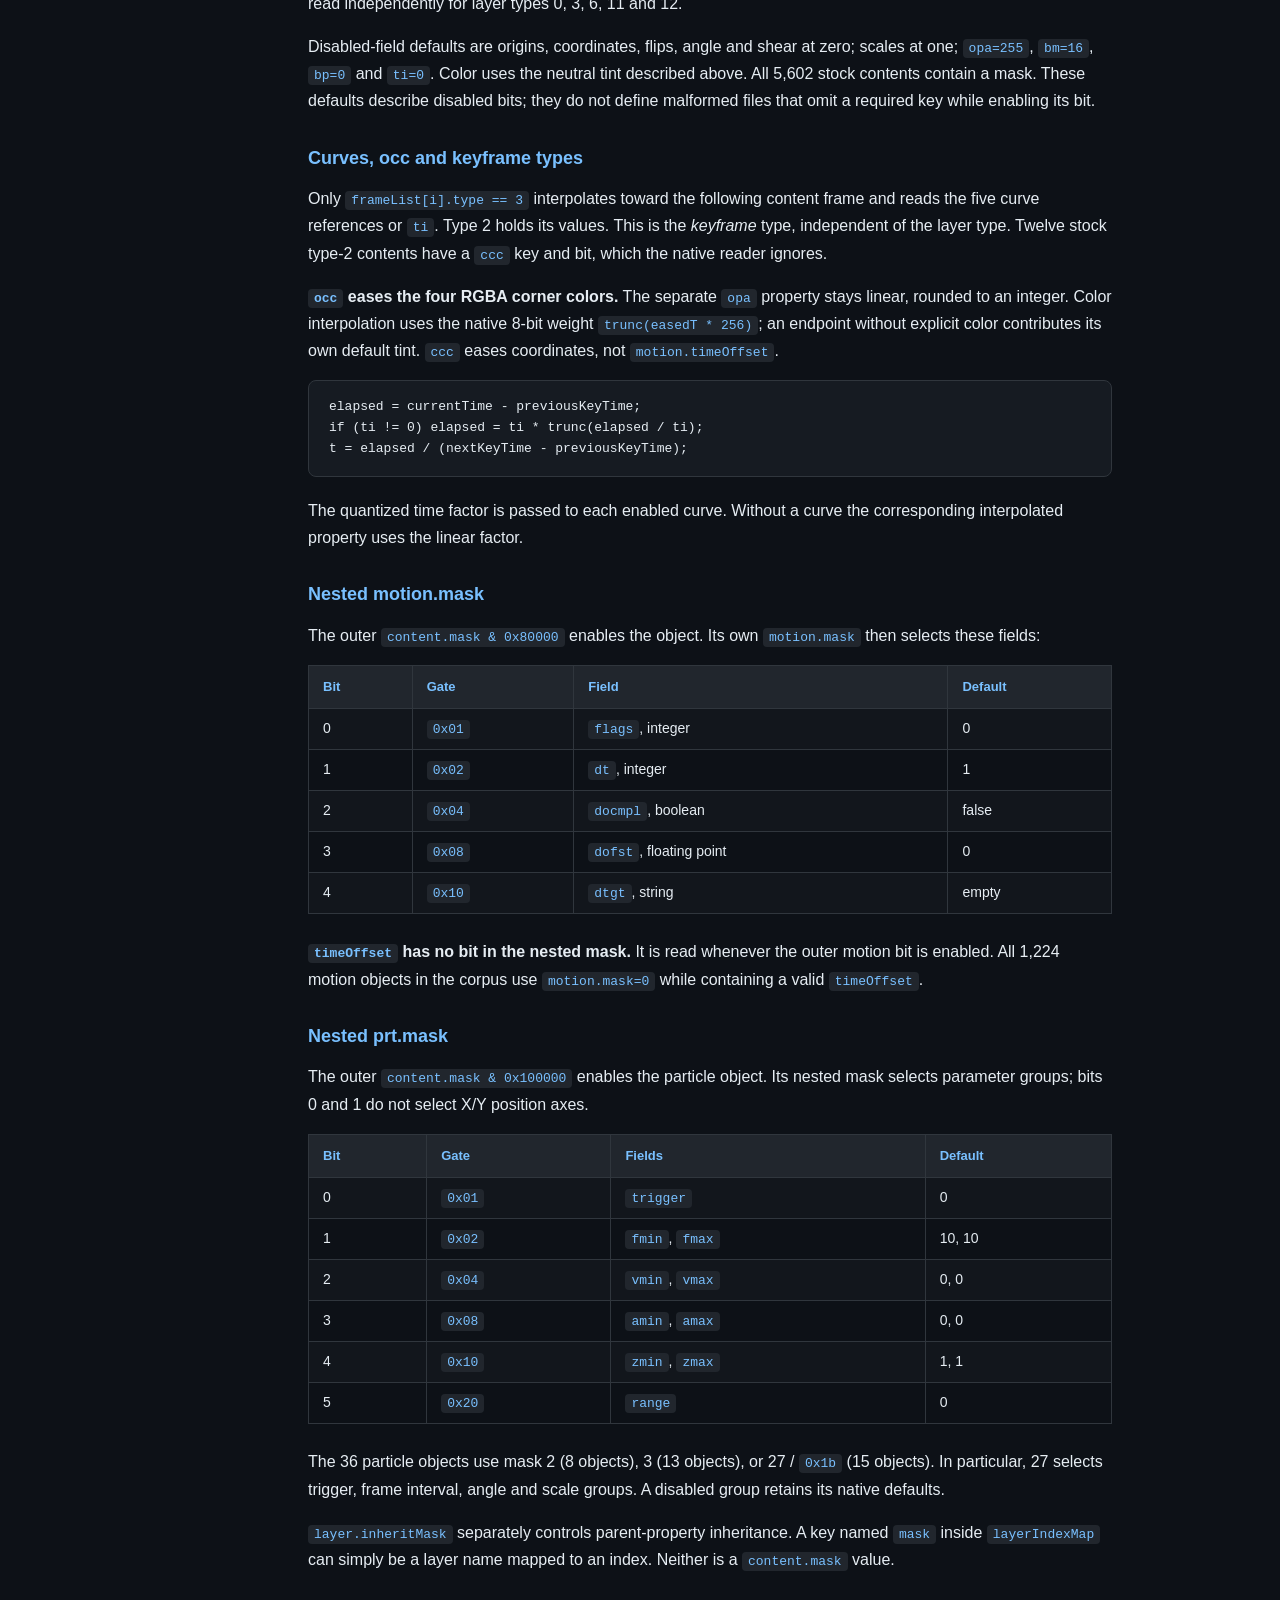
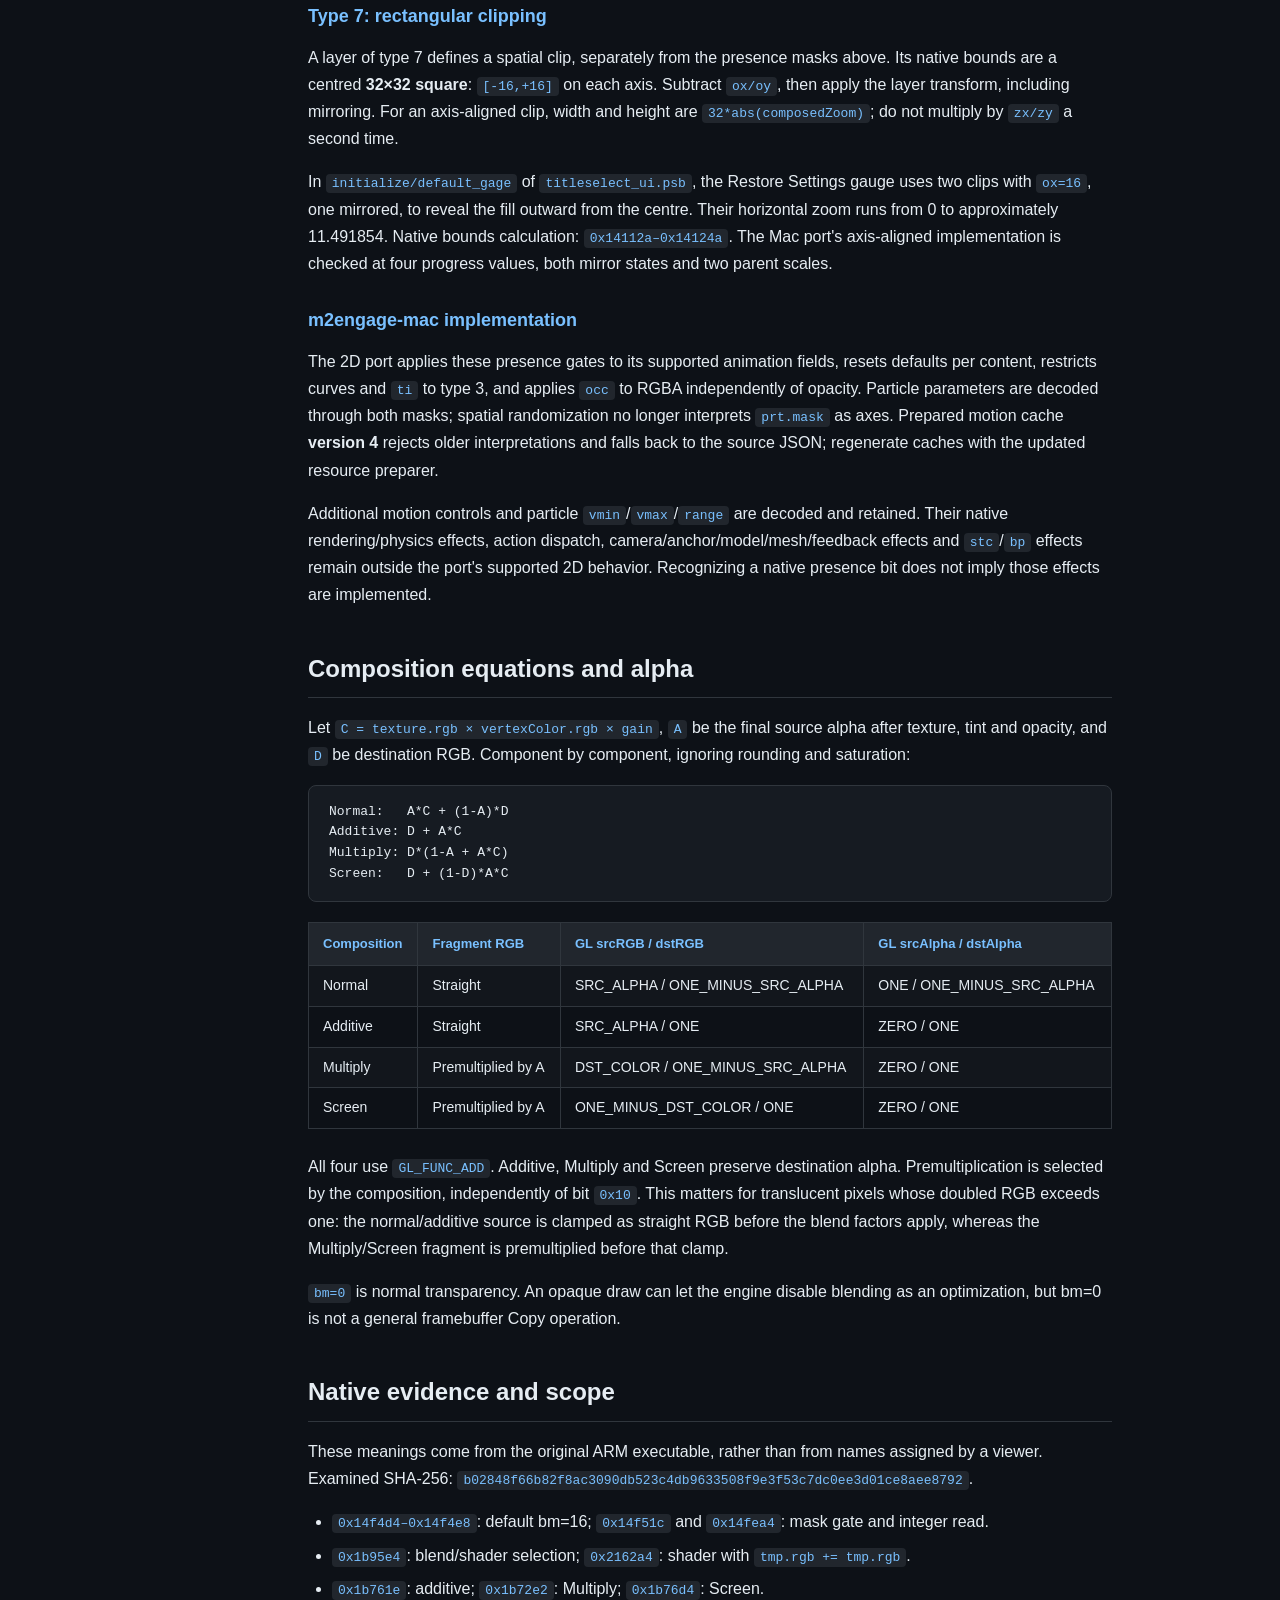
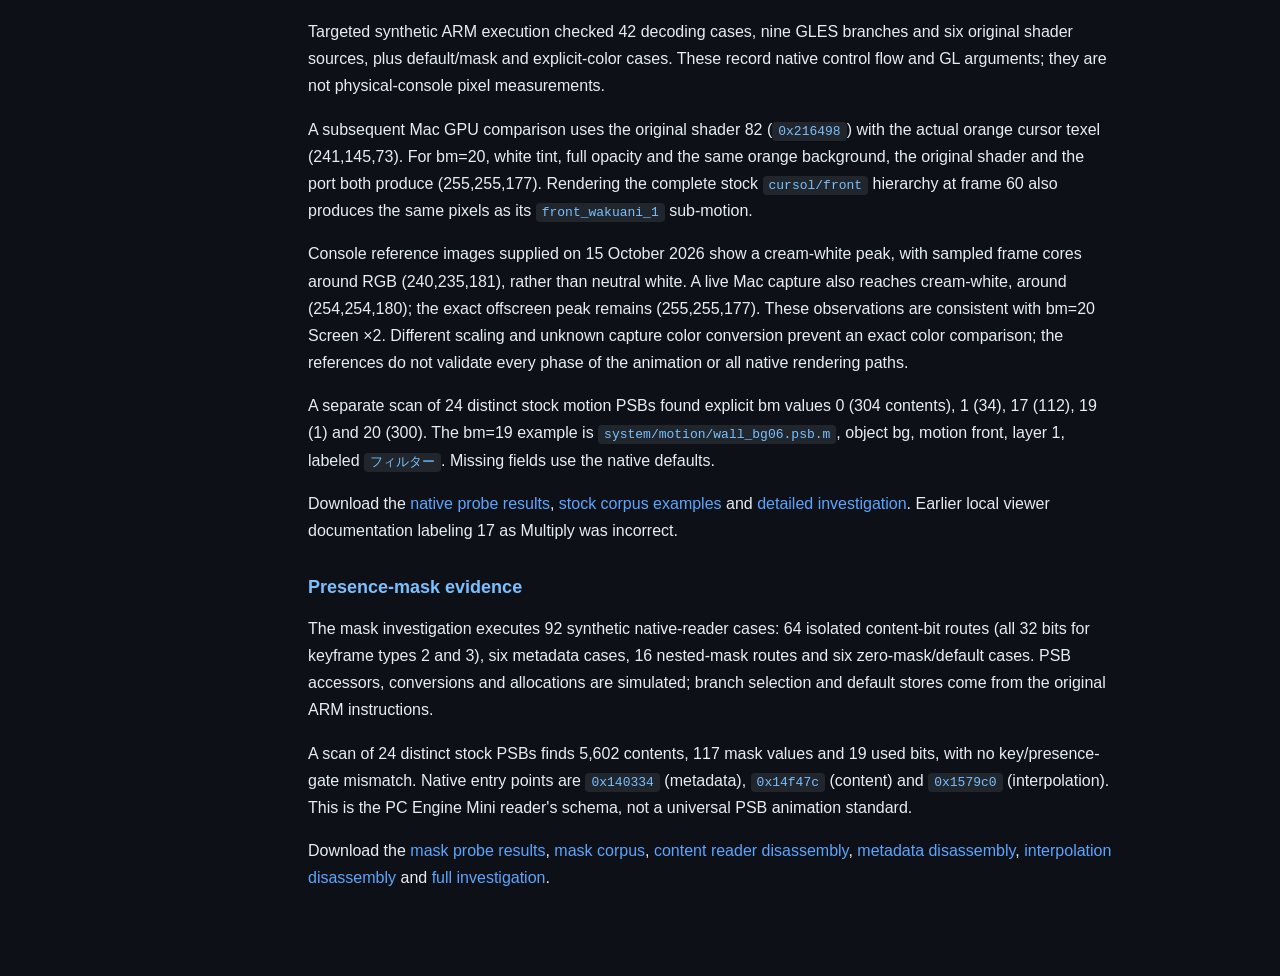
<file: psb-format.html>
<!DOCTYPE html>
<html lang="en">
<head>
  <meta charset="UTF-8">
  <meta name="viewport" content="width=device-width, initial-scale=1.0">
  <title>Format PSB - PCE Mini Internals</title>
  <link rel="stylesheet" href="style.css">
</head>
<body>
  <nav>
    <div class="logo">
      <h1>PCE Mini Internals</h1>
      <div class="subtitle">m2engage reverse engineering</div>
    </div>
    <div class="section-label">Overview</div>
    <ul>
      <li><a href="index.html">Introduction</a></li>
      <li><a href="architecture.html">Architecture</a></li>
    </ul>
    <div class="section-label">File Formats</div>
    <ul>
      <li><a href="mzs-format.html">MZS / PSB Format</a></li>
      <li><a href="psb-format.html" class="active">Format PSB</a></li>
      <li><a href="title-mode-top.html">title_mode_top</a></li>
      <li><a href="title-prof.html">title_prof</a></li>
      <li><a href="cover-motion.html">Cover Motion PSBs</a></li>
    </ul>
    <div class="section-label">Tools &amp; Building</div>
    <ul>
      <li><a href="tools.html">mzstool &amp; Toolchain</a></li>
      <li><a href="building.html">Building Game Packs</a></li>
    </ul>
    <div class="section-label">Reference</div>
    <ul>
      <li><a href="squirrel-vm.html">Squirrel VM &amp; Filesystem</a></li>
      <li><a href="save-system.html">Save System</a></li>
      <li><a href="framecount.html">FrameCount</a></li>
      <li><a href="display-classes.html">Display Classes</a></li>
      <li><a href="theme.html">Theme Selection</a></li>
      <li><a href="pitfalls.html">Pitfalls &amp; Gotchas</a></li>
    </ul>
  </nav>

  <main>
    <h1>Format PSB</h1>
    <p class="page-desc">Animation blend modes, presence masks, interpolation, defaults and native evidence from the PC Engine Mini engine.</p>
    <p>PSB stores structured resources such as configuration, texture atlases and animation timelines.
      See <a href="mzs-format.html#psb-binary-format">MZS / PSB Format</a> for the binary container and
      encryption wrapper, and <a href="cover-motion.html">Cover Motion PSBs</a> for the animation tree.</p>

    <h2 id="blend-modes">Animation content: bm</h2>
    <p><code>object.&lt;name&gt;.motion.&lt;name&gt;.layer[].frameList[].content.bm</code>
      combines a composition selector with an RGB gain. It controls how the sprite is combined
      with pixels already drawn. The native default is <strong>16 (0x10)</strong>.</p>
    <table>
      <tr><th>bm</th><th>Hex</th><th>Composition</th><th>RGB gain after tinting</th></tr>
      <tr><td>0</td><td>0x00</td><td>Normal alpha</td><td>&times;1</td></tr>
      <tr><td>1</td><td>0x01</td><td>Additive</td><td>&times;1</td></tr>
      <tr><td>16 (default)</td><td>0x10</td><td>Normal alpha</td><td>&times;2</td></tr>
      <tr><td>17</td><td>0x11</td><td>Additive</td><td>&times;2</td></tr>
      <tr><td>19</td><td>0x13</td><td>Multiply</td><td>&times;2</td></tr>
      <tr><td>20</td><td>0x14</td><td>Screen</td><td>&times;2</td></tr>
    </table>
    <p>The ordinary composition selector is <code>bm &amp; 0xff0f</code>: the color quartet
      in bits 4&ndash;7 is removed. For the values above, this equals <code>bm &amp; 0x0f</code>.
      Bit <code>0x10</code> doubles RGB <em>after</em> multiplication by the vertex tint.
      Alpha is unchanged by that gain. The &times;1 Multiply/Screen variants are 3/4.
      Higher filter selectors also exist; this table is not an exhaustive enum of every M2 effect.</p>

    <h2 id="colors">Colors and the &times;2 gain</h2>
    <p>The native &times;2 shader performs these operations in this order:</p>
    <pre><code>vec4 tmp = texture2D(u_texUnitId, v_texCoord);
tmp *= v_color;
tmp.rgb += tmp.rgb;</code></pre>
    <p>Without an explicit <code>color</code>, the default bm=16 starts with
      <code>0x808080ff</code>: midpoint RGB compensates the &times;2 gain. Without the color
      quartet (for example bm=0 or 1), the implicit tint is white <code>0xffffffff</code>.
      This is an 8-bit convention: <code>2 &times; 128/255 = 256/255</code> before subsequent
      rounding and saturation.</p>
    <p>An explicit color is preserved, whether it is one RRGGBBAA integer or four corner colors
      [TL, TR, BL, BR]. Gray is a real tint, including its alpha. A white tint under bm=16/17
      can brighten the source up to &times;2; it must not be silently replaced with neutral gray.
      The gain changes neither <code>opa</code> nor the alpha channel.</p>

    <h2 id="mask-defaults">Presence mask and per-frame defaults</h2>
    <p>The original reader reads <code>bm</code> only when <code>content.mask &amp; 0x20000</code>
      is set. Merely adding a JSON key does not activate it. The color presence bit is
      <code>0x200</code>. For example, this selects additive &times;2 with a nominally neutral tint:</p>
    <pre><code>"content": {
  "mask": 131584,
  "bm": 17,
  "color": 2155905279
}</code></pre>
    <p>Here <code>131584 = 0x20200</code> and <code>2155905279 = 0x808080ff</code>.
      In a complete sprite content object, preserve the other properties and their mask bits.
      Without the bm bit, the reader uses 16. Without an explicit color it resolves the neutral
      tint for that frame; a previous frame's special blend or explicit tint is not its default.</p>

    <h2 id="content-mask">Animation content: mask</h2>
    <p><code>content.mask</code> is a 32-bit field-presence word. The reader tests
      <code>(mask &amp; gate) != 0</code> before reading each property. A disabled field is ignored
      even when its key is present. Every content frame starts from native defaults; omitted
      properties do not carry over from the preceding content frame.</p>
    <table>
      <tr><th>Bit(s)</th><th>Gate</th><th>Fields read</th><th>Condition</th></tr>
      <tr><td>0</td><td><code>0x00000001</code></td><td><code>ox</code> and <code>oy</code></td><td></td></tr>
      <tr><td>1</td><td><code>0x00000002</code></td><td><code>coord[0..2]</code></td><td></td></tr>
      <tr><td>2, 3</td><td><code>0x0000000c</code></td><td><code>fx</code> and <code>fy</code></td><td>Either bit reads both</td></tr>
      <tr><td>4</td><td><code>0x00000010</code></td><td><code>angle</code></td><td></td></tr>
      <tr><td>5, 6</td><td><code>0x00000060</code></td><td><code>zx</code> and <code>zy</code></td><td>Either bit reads both</td></tr>
      <tr><td>7, 8</td><td><code>0x00000180</code></td><td><code>sx</code> and <code>sy</code></td><td>Either bit reads both</td></tr>
      <tr><td>9</td><td><code>0x00000200</code></td><td><code>color</code>: one RGBA integer or four corners</td><td></td></tr>
      <tr><td>10</td><td><code>0x00000400</code></td><td><code>opa</code>, converted to the low byte</td><td></td></tr>
      <tr><td>11</td><td><code>0x00000800</code></td><td><code>ccc</code>: coordinate curve</td><td>Keyframe type 3</td></tr>
      <tr><td>12</td><td><code>0x00001000</code></td><td><code>acc</code>: angle curve</td><td>Keyframe type 3</td></tr>
      <tr><td>13</td><td><code>0x00002000</code></td><td><code>zcc</code>: scale curve</td><td>Keyframe type 3</td></tr>
      <tr><td>14</td><td><code>0x00004000</code></td><td><code>scc</code>: shear curve</td><td>Keyframe type 3</td></tr>
      <tr><td>15</td><td><code>0x00008000</code></td><td><code>occ</code>: RGBA color curve</td><td>Keyframe type 3</td></tr>
      <tr><td>16</td><td><code>0x00010000</code></td><td><code>cp</code>: coordinate path</td><td></td></tr>
      <tr><td>17</td><td><code>0x00020000</code></td><td><code>bm</code></td><td></td></tr>
      <tr><td>18</td><td><code>0x00040000</code></td><td><code>act</code>: action string</td><td>Read during keyframe preparation</td></tr>
      <tr><td>19</td><td><code>0x00080000</code></td><td><code>motion</code> object</td><td>Nested mask below</td></tr>
      <tr><td>20</td><td><code>0x00100000</code></td><td><code>prt</code> object</td><td>Nested mask below</td></tr>
      <tr><td>21</td><td><code>0x00200000</code></td><td><code>camera.fov</code>, <code>camera.target</code></td><td></td></tr>
      <tr><td>23</td><td><code>0x00800000</code></td><td><code>anchor.target</code></td><td></td></tr>
      <tr><td>24</td><td><code>0x01000000</code></td><td><code>model.timeOffset</code>, <code>loop</code>, <code>dt</code>, <code>dtgt</code></td><td></td></tr>
      <tr><td>25</td><td><code>0x02000000</code></td><td><code>mesh.cc</code>, <code>mesh.bp</code></td><td></td></tr>
      <tr><td>26</td><td><code>0x04000000</code></td><td><code>ti</code>: interpolation time step</td><td>Keyframe type 3</td></tr>
      <tr><td>27</td><td><code>0x08000000</code></td><td><code>feedback.timespan</code></td><td></td></tr>
      <tr><td>29</td><td><code>0x20000000</code></td><td><code>stc.wrv</code>, <code>wcc</code>, <code>wrt</code>, <code>wsf</code></td><td>Layer type 12</td></tr>
      <tr><td>30</td><td><code>0x40000000</code></td><td><code>bp</code>, floating point</td><td></td></tr>
    </table>
    <p>No property reads were found for bits 22, 28 or 31 in these native routines.
      They are absent from the examined corpus; this does not assign them a universal meaning
      across other M2 engine versions. The table establishes field selection, not the complete
      visual semantics of the uncommon <code>bp</code>, <code>stc</code>, model or feedback effects.</p>
    <p>The three paired gates are genuine groups: <code>mask=0x20</code> reads both
      <code>zx</code> and <code>zy</code>. Stock files set paired bits together
      (<code>0x0c</code>, <code>0x60</code>, <code>0x180</code>); writers should supply both keys.
      <code>src</code> and <code>icon</code> have no presence bit and are read independently
      for layer types 0, 3, 6, 11 and 12.</p>
    <p>Disabled-field defaults are origins, coordinates, flips, angle and shear at zero;
      scales at one; <code>opa=255</code>, <code>bm=16</code>, <code>bp=0</code> and
      <code>ti=0</code>. Color uses the neutral tint described above. All 5,602 stock contents
      contain a mask. These defaults describe disabled bits; they do not define malformed
      files that omit a required key while enabling its bit.</p>

    <h3 id="mask-interpolation">Curves, occ and keyframe types</h3>
    <p>Only <code>frameList[i].type == 3</code> interpolates toward the following content frame
      and reads the five curve references or <code>ti</code>. Type 2 holds its values.
      This is the <em>keyframe</em> type, independent of the layer type. Twelve stock type-2
      contents have a <code>ccc</code> key and bit, which the native reader ignores.</p>
    <p><strong><code>occ</code> eases the four RGBA corner colors.</strong> The separate
      <code>opa</code> property stays linear, rounded to an integer. Color interpolation uses
      the native 8-bit weight <code>trunc(easedT * 256)</code>; an endpoint without explicit
      color contributes its own default tint. <code>ccc</code> eases coordinates, not
      <code>motion.timeOffset</code>.</p>
    <pre><code>elapsed = currentTime - previousKeyTime;
if (ti != 0) elapsed = ti * trunc(elapsed / ti);
t = elapsed / (nextKeyTime - previousKeyTime);</code></pre>
    <p>The quantized time factor is passed to each enabled curve. Without a curve the
      corresponding interpolated property uses the linear factor.</p>

    <h3 id="nested-motion-mask">Nested motion.mask</h3>
    <p>The outer <code>content.mask &amp; 0x80000</code> enables the object. Its own
      <code>motion.mask</code> then selects these fields:</p>
    <table>
      <tr><th>Bit</th><th>Gate</th><th>Field</th><th>Default</th></tr>
      <tr><td>0</td><td><code>0x01</code></td><td><code>flags</code>, integer</td><td>0</td></tr>
      <tr><td>1</td><td><code>0x02</code></td><td><code>dt</code>, integer</td><td>1</td></tr>
      <tr><td>2</td><td><code>0x04</code></td><td><code>docmpl</code>, boolean</td><td>false</td></tr>
      <tr><td>3</td><td><code>0x08</code></td><td><code>dofst</code>, floating point</td><td>0</td></tr>
      <tr><td>4</td><td><code>0x10</code></td><td><code>dtgt</code>, string</td><td>empty</td></tr>
    </table>
    <p><strong><code>timeOffset</code> has no bit in the nested mask.</strong> It is read whenever
      the outer motion bit is enabled. All 1,224 motion objects in the corpus use
      <code>motion.mask=0</code> while containing a valid <code>timeOffset</code>.</p>

    <h3 id="nested-particle-mask">Nested prt.mask</h3>
    <p>The outer <code>content.mask &amp; 0x100000</code> enables the particle object.
      Its nested mask selects parameter groups; bits 0 and 1 do not select X/Y position axes.</p>
    <table>
      <tr><th>Bit</th><th>Gate</th><th>Fields</th><th>Default</th></tr>
      <tr><td>0</td><td><code>0x01</code></td><td><code>trigger</code></td><td>0</td></tr>
      <tr><td>1</td><td><code>0x02</code></td><td><code>fmin</code>, <code>fmax</code></td><td>10, 10</td></tr>
      <tr><td>2</td><td><code>0x04</code></td><td><code>vmin</code>, <code>vmax</code></td><td>0, 0</td></tr>
      <tr><td>3</td><td><code>0x08</code></td><td><code>amin</code>, <code>amax</code></td><td>0, 0</td></tr>
      <tr><td>4</td><td><code>0x10</code></td><td><code>zmin</code>, <code>zmax</code></td><td>1, 1</td></tr>
      <tr><td>5</td><td><code>0x20</code></td><td><code>range</code></td><td>0</td></tr>
    </table>
    <p>The 36 particle objects use mask 2 (8 objects), 3 (13 objects), or
      27 / <code>0x1b</code> (15 objects). In particular, 27 selects trigger, frame interval,
      angle and scale groups. A disabled group retains its native defaults.</p>
    <p><code>layer.inheritMask</code> separately controls parent-property inheritance.
      A key named <code>mask</code> inside <code>layerIndexMap</code> can simply be a layer name
      mapped to an index. Neither is a <code>content.mask</code> value.</p>

    <h3 id="rectangular-clip">Type 7: rectangular clipping</h3>
    <p>A layer of type 7 defines a spatial clip, separately from the presence masks above.
      Its native bounds are a centred <strong>32&times;32 square</strong>:
      <code>[-16,+16]</code> on each axis. Subtract <code>ox/oy</code>, then apply the layer
      transform, including mirroring. For an axis-aligned clip, width and height are
      <code>32*abs(composedZoom)</code>; do not multiply by <code>zx/zy</code> a second time.</p>
    <p>In <code>initialize/default_gage</code> of <code>titleselect_ui.psb</code>, the Restore
      Settings gauge uses two clips with <code>ox=16</code>, one mirrored, to reveal the fill
      outward from the centre. Their horizontal zoom runs from 0 to approximately 11.491854.
      Native bounds calculation: <code>0x14112a&ndash;0x14124a</code>. The Mac port's axis-aligned
      implementation is checked at four progress values, both mirror states and two parent scales.</p>

    <h3 id="mask-port">m2engage-mac implementation</h3>
    <p>The 2D port applies these presence gates to its supported animation fields, resets
      defaults per content, restricts curves and <code>ti</code> to type 3, and applies
      <code>occ</code> to RGBA independently of opacity. Particle parameters are decoded through
      both masks; spatial randomization no longer interprets <code>prt.mask</code> as axes.
      Prepared motion cache <strong>version 4</strong> rejects older interpretations and falls
      back to the source JSON; regenerate caches with the updated resource preparer.</p>
    <p>Additional motion controls and particle <code>vmin</code>/<code>vmax</code>/<code>range</code>
      are decoded and retained. Their native rendering/physics effects, action dispatch,
      camera/anchor/model/mesh/feedback effects and <code>stc</code>/<code>bp</code> effects
      remain outside the port's supported 2D behavior. Recognizing a native presence bit
      does not imply those effects are implemented.</p>

    <h2 id="equations">Composition equations and alpha</h2>
    <p>Let <code>C = texture.rgb &times; vertexColor.rgb &times; gain</code>, <code>A</code>
      be the final source alpha after texture, tint and opacity, and <code>D</code> be destination RGB.
      Component by component, ignoring rounding and saturation:</p>
    <pre><code>Normal:   A*C + (1-A)*D
Additive: D + A*C
Multiply: D*(1-A + A*C)
Screen:   D + (1-D)*A*C</code></pre>
    <table>
      <tr><th>Composition</th><th>Fragment RGB</th><th>GL srcRGB / dstRGB</th><th>GL srcAlpha / dstAlpha</th></tr>
      <tr><td>Normal</td><td>Straight</td><td>SRC_ALPHA / ONE_MINUS_SRC_ALPHA</td><td>ONE / ONE_MINUS_SRC_ALPHA</td></tr>
      <tr><td>Additive</td><td>Straight</td><td>SRC_ALPHA / ONE</td><td>ZERO / ONE</td></tr>
      <tr><td>Multiply</td><td>Premultiplied by A</td><td>DST_COLOR / ONE_MINUS_SRC_ALPHA</td><td>ZERO / ONE</td></tr>
      <tr><td>Screen</td><td>Premultiplied by A</td><td>ONE_MINUS_DST_COLOR / ONE</td><td>ZERO / ONE</td></tr>
    </table>
    <p>All four use <code>GL_FUNC_ADD</code>. Additive, Multiply and Screen preserve destination alpha.
      Premultiplication is selected by the composition, independently of bit <code>0x10</code>.
      This matters for translucent pixels whose doubled RGB exceeds one: the normal/additive
      source is clamped as straight RGB before the blend factors apply, whereas the
      Multiply/Screen fragment is premultiplied before that clamp.</p>
    <p><code>bm=0</code> is normal transparency. An opaque draw can let the engine disable blending
      as an optimization, but bm=0 is not a general framebuffer Copy operation.</p>

    <h2 id="evidence">Native evidence and scope</h2>
    <p>These meanings come from the original ARM executable, rather than from names assigned by a viewer.
      Examined SHA-256: <code>b02848f66b82f8ac3090db523c4db9633508f9e3f53c7dc0ee3d01ce8aee8792</code>.</p>
    <ul>
      <li><code>0x14f4d4&ndash;0x14f4e8</code>: default bm=16;
        <code>0x14f51c</code> and <code>0x14fea4</code>: mask gate and integer read.</li>
      <li><code>0x1b95e4</code>: blend/shader selection;
        <code>0x2162a4</code>: shader with <code>tmp.rgb += tmp.rgb</code>.</li>
      <li><code>0x1b761e</code>: additive; <code>0x1b72e2</code>: Multiply;
        <code>0x1b76d4</code>: Screen.</li>
    </ul>
    <p>Targeted synthetic ARM execution checked 42 decoding cases, nine GLES branches and six original
      shader sources, plus default/mask and explicit-color cases. These record native control flow
      and GL arguments; they are not physical-console pixel measurements.</p>
    <p>A subsequent Mac GPU comparison uses the original shader 82 (<code>0x216498</code>)
      with the actual orange cursor texel (241,145,73). For bm=20, white tint, full opacity
      and the same orange background, the original shader and the port both produce
      (255,255,177). Rendering the complete stock <code>cursol/front</code> hierarchy
      at frame 60 also produces the same pixels as its <code>front_wakuani_1</code>
      sub-motion.</p>
    <p>Console reference images supplied on 15 October 2026 show a cream-white peak,
      with sampled frame cores around RGB (240,235,181), rather than neutral white.
      A live Mac capture also reaches cream-white, around (254,254,180); the exact
      offscreen peak remains (255,255,177). These observations are consistent with
      bm=20 Screen &times;2. Different scaling and unknown capture color conversion
      prevent an exact color comparison; the references do not validate every phase
      of the animation or all native rendering paths.</p>
    <p>A separate scan of 24 distinct stock motion PSBs found explicit bm values
      0 (304 contents), 1 (34), 17 (112), 19 (1) and 20 (300). The bm=19 example is
      <code>system/motion/wall_bg06.psb.m</code>, object bg, motion front, layer 1,
      labeled <code>フィルター</code>. Missing fields use the native defaults.</p>
    <p>Download the <a href="evidence/psb-bm/native-probes.json">native probe results</a>,
      <a href="evidence/psb-bm/corpus.json">stock corpus examples</a> and
      <a href="evidence/psb-bm/analysis.txt">detailed investigation</a>.
      Earlier local viewer documentation labeling 17 as Multiply was incorrect.</p>
    <h3>Presence-mask evidence</h3>
    <p>The mask investigation executes 92 synthetic native-reader cases: 64 isolated content-bit
      routes (all 32 bits for keyframe types 2 and 3), six metadata cases, 16 nested-mask routes
      and six zero-mask/default cases. PSB accessors, conversions and allocations are simulated;
      branch selection and default stores come from the original ARM instructions.</p>
    <p>A scan of 24 distinct stock PSBs finds 5,602 contents, 117 mask values and 19 used bits,
      with no key/presence-gate mismatch. Native entry points are <code>0x140334</code>
      (metadata), <code>0x14f47c</code> (content) and <code>0x1579c0</code> (interpolation).
      This is the PC Engine Mini reader's schema, not a universal PSB animation standard.</p>
    <p>Download the <a href="evidence/psb-mask/native-probes.json">mask probe results</a>,
      <a href="evidence/psb-mask/corpus.json">mask corpus</a>,
      <a href="evidence/psb-mask/content-reader.asm">content reader disassembly</a>,
      <a href="evidence/psb-mask/frame-metadata.asm">metadata disassembly</a>,
      <a href="evidence/psb-mask/interpolation.asm">interpolation disassembly</a> and
      <a href="evidence/psb-mask/analysis.txt">full investigation</a>.</p>
  </main>
</body>
</html>
</file>
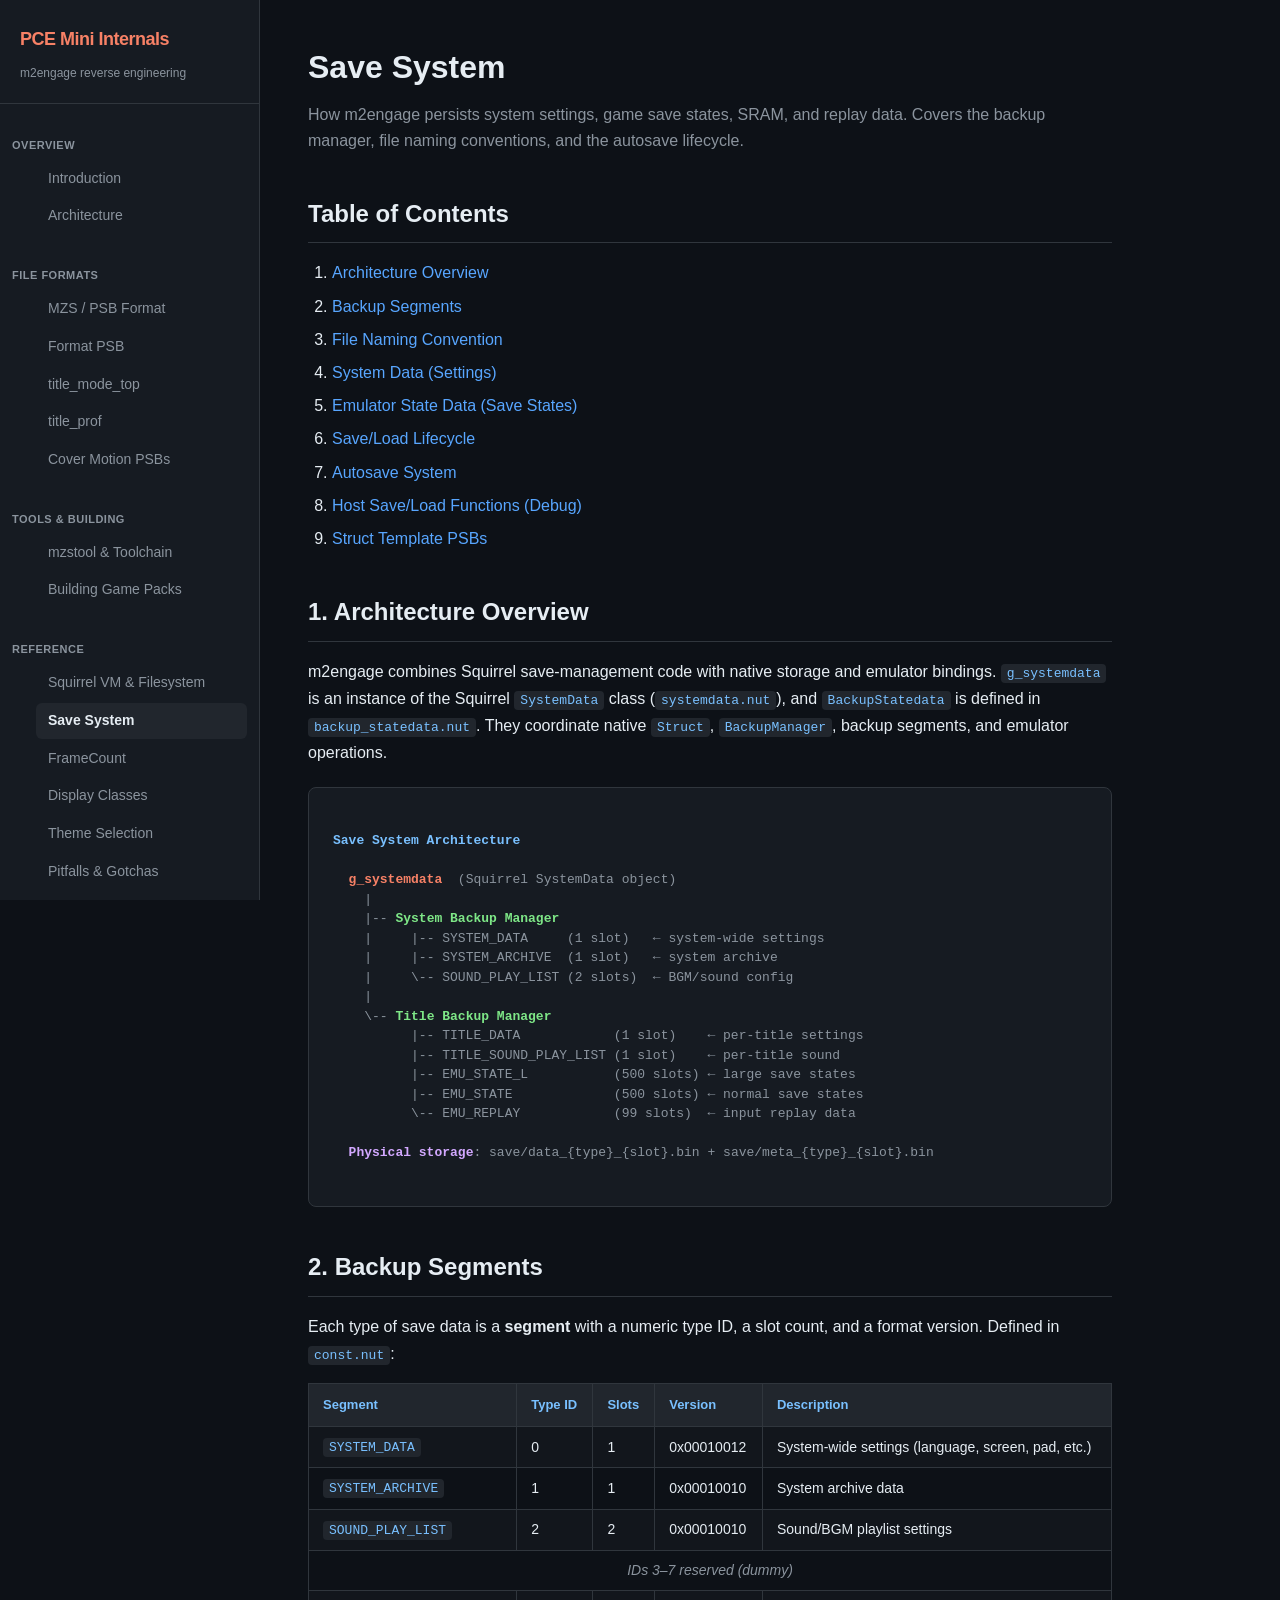
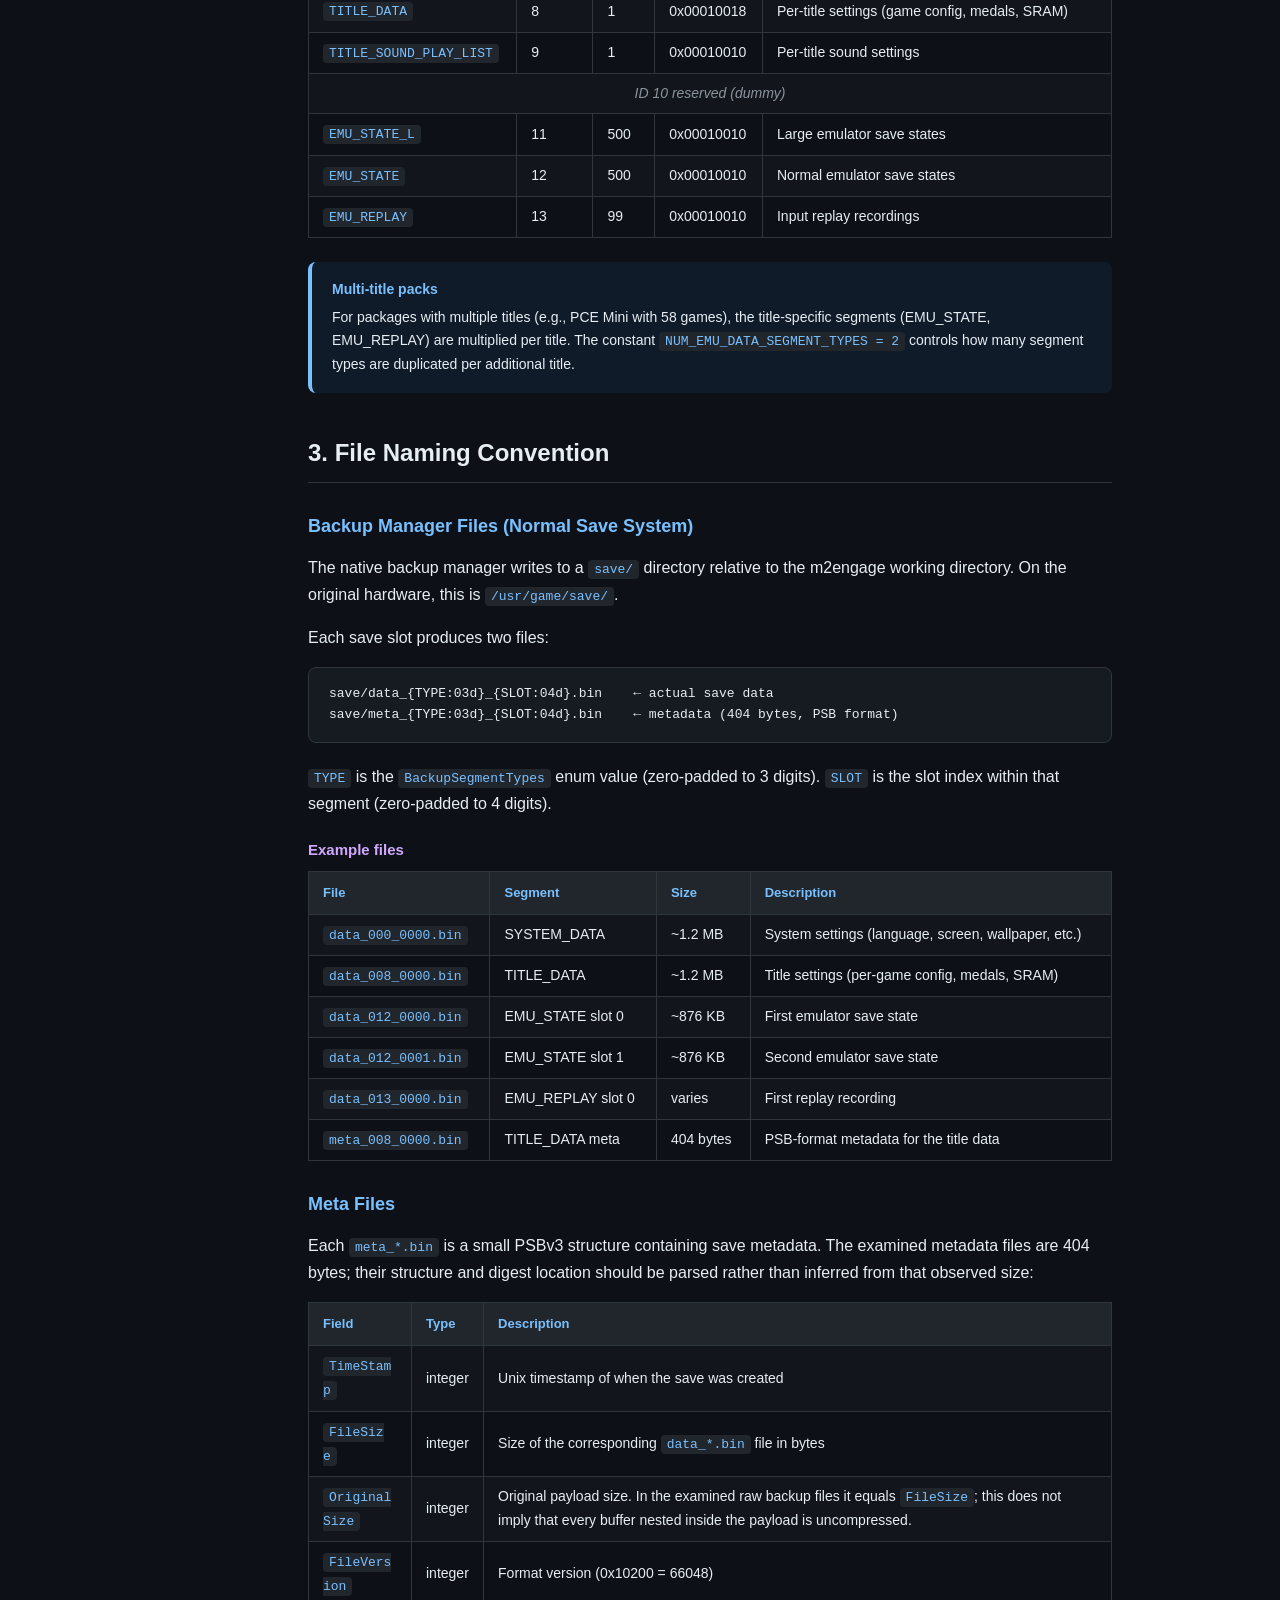
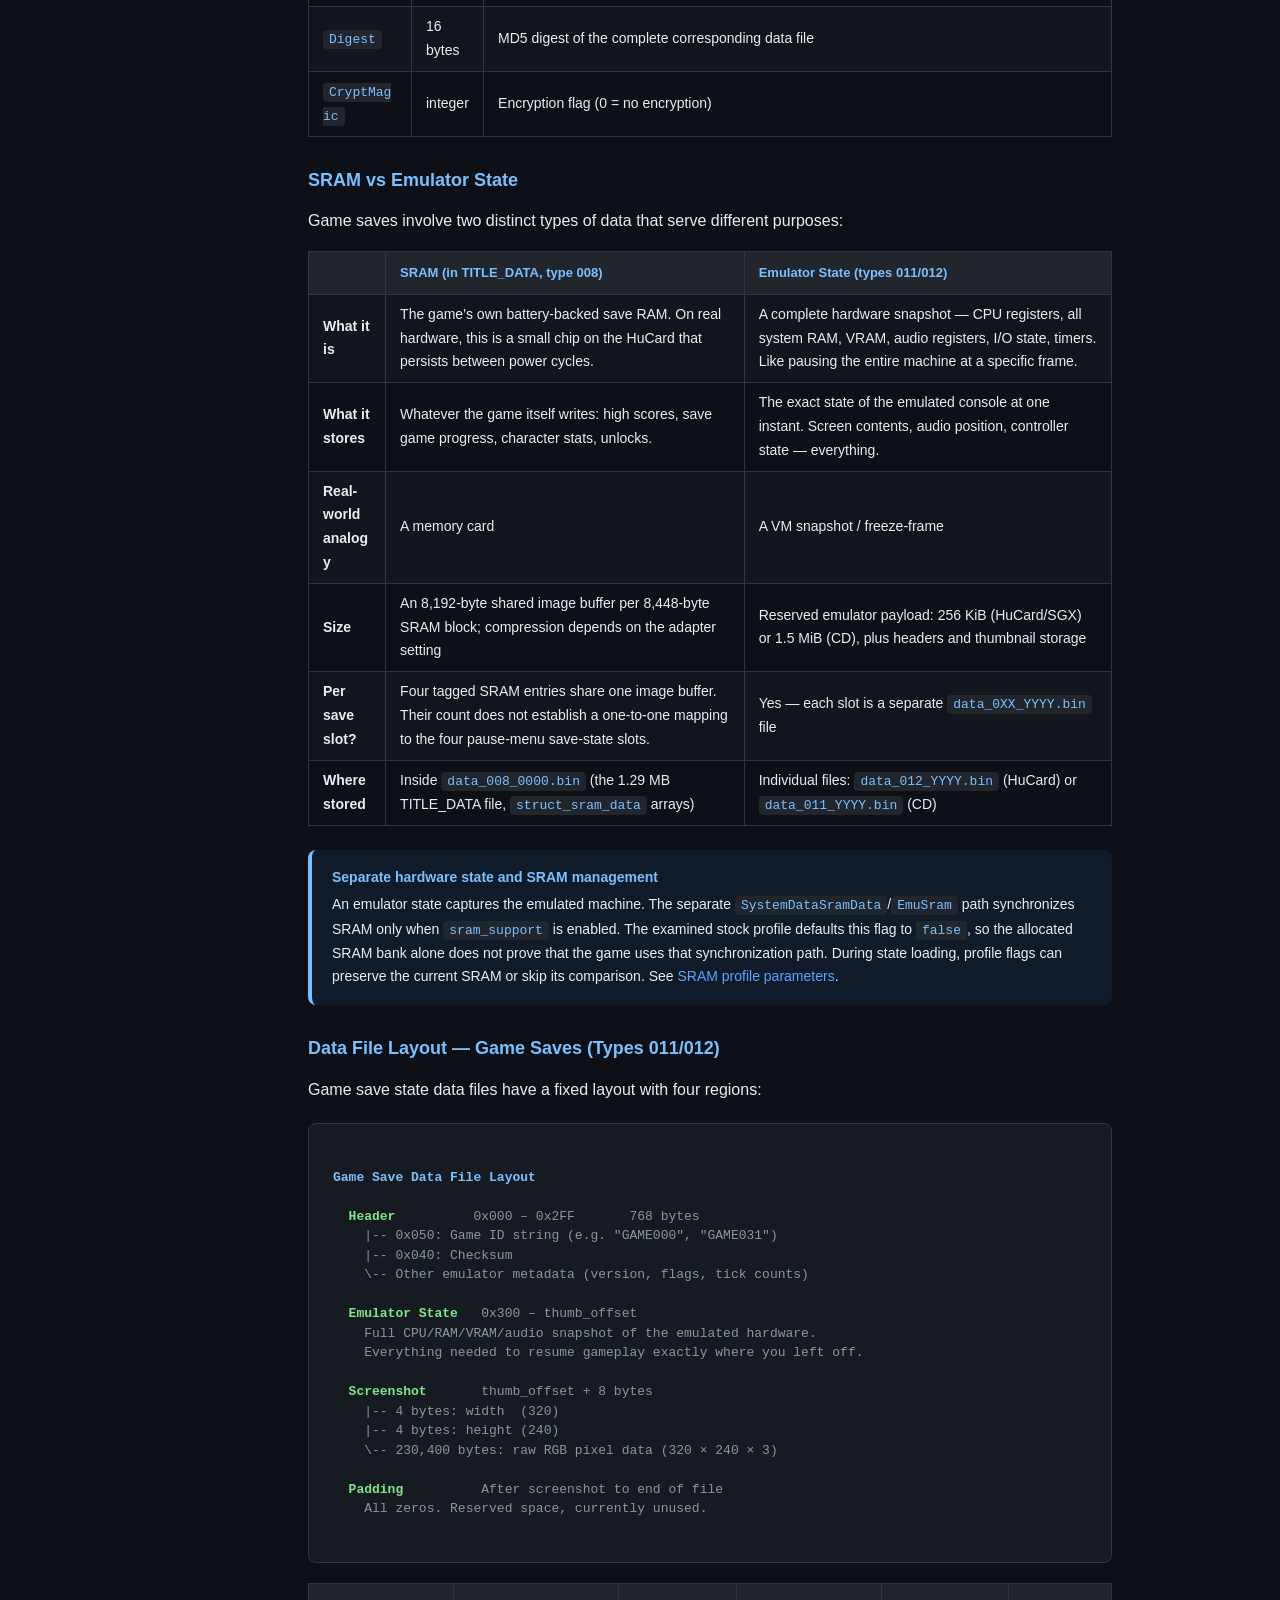
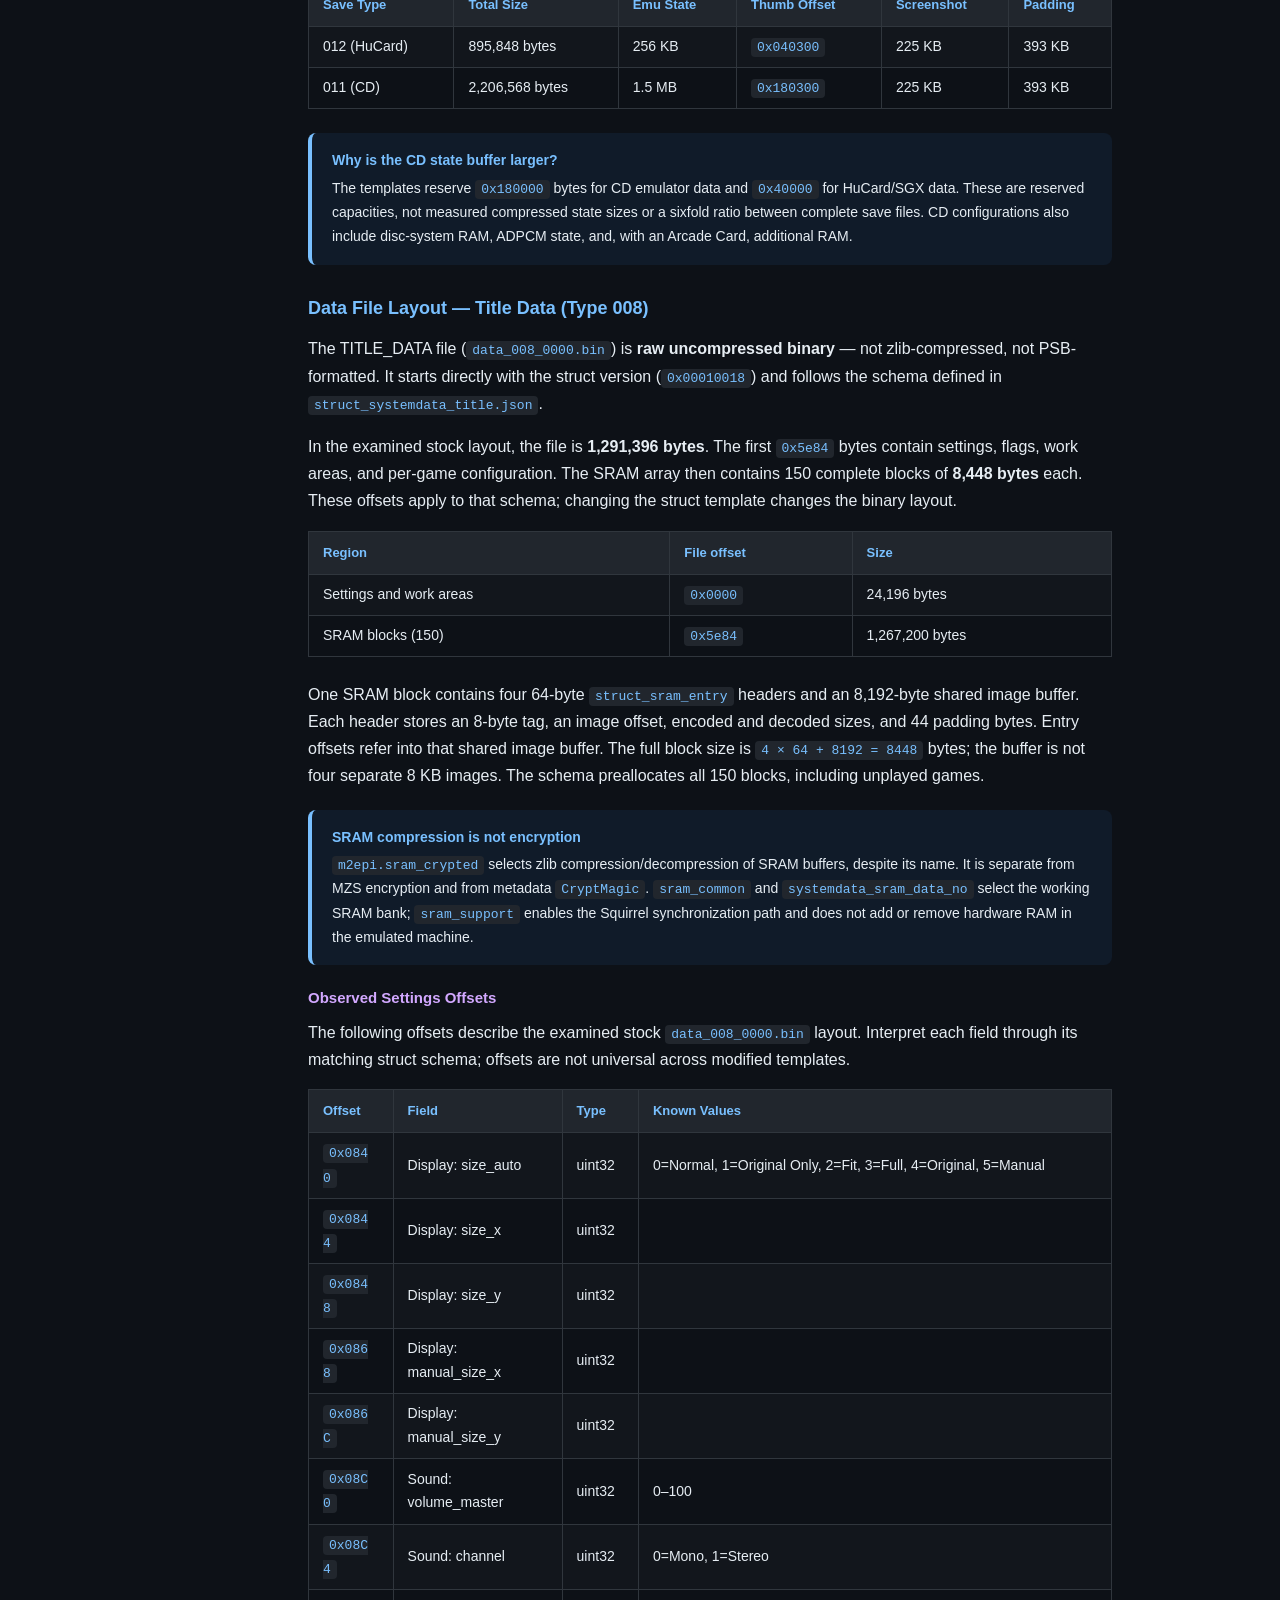
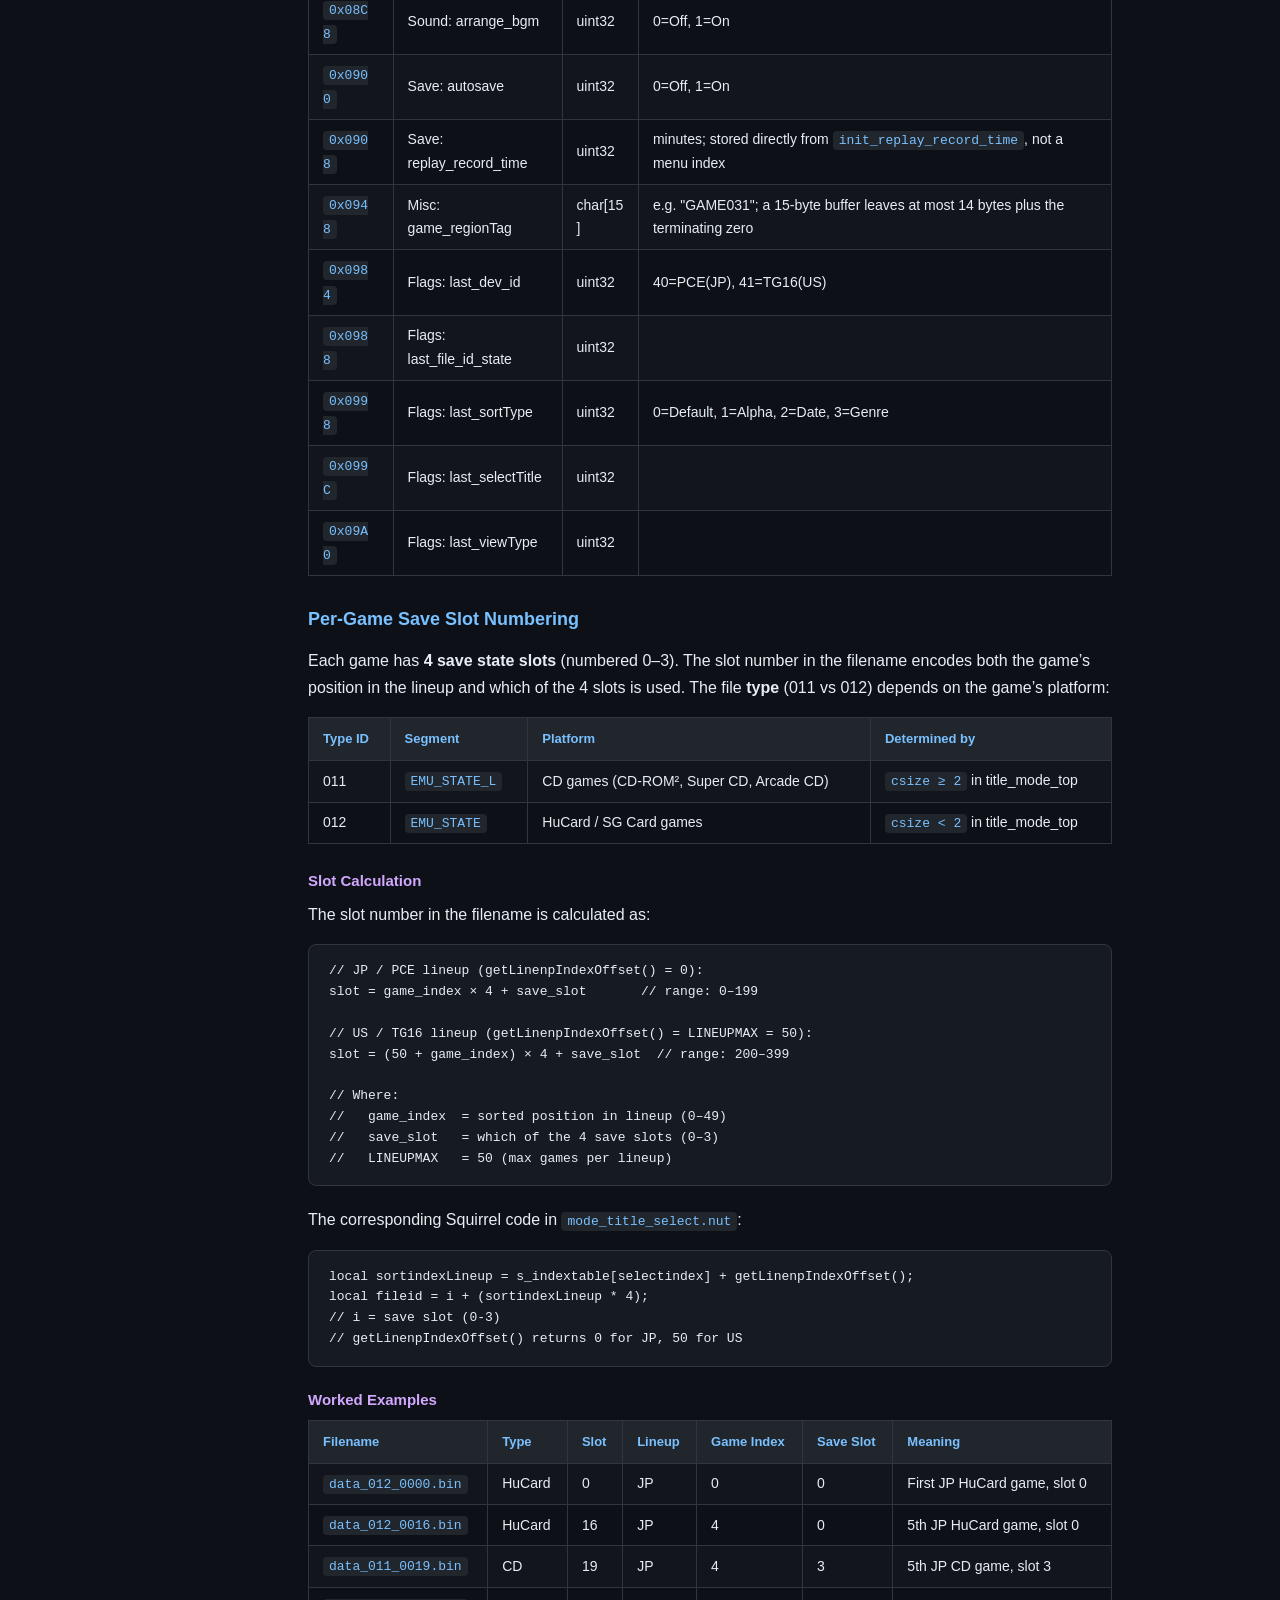
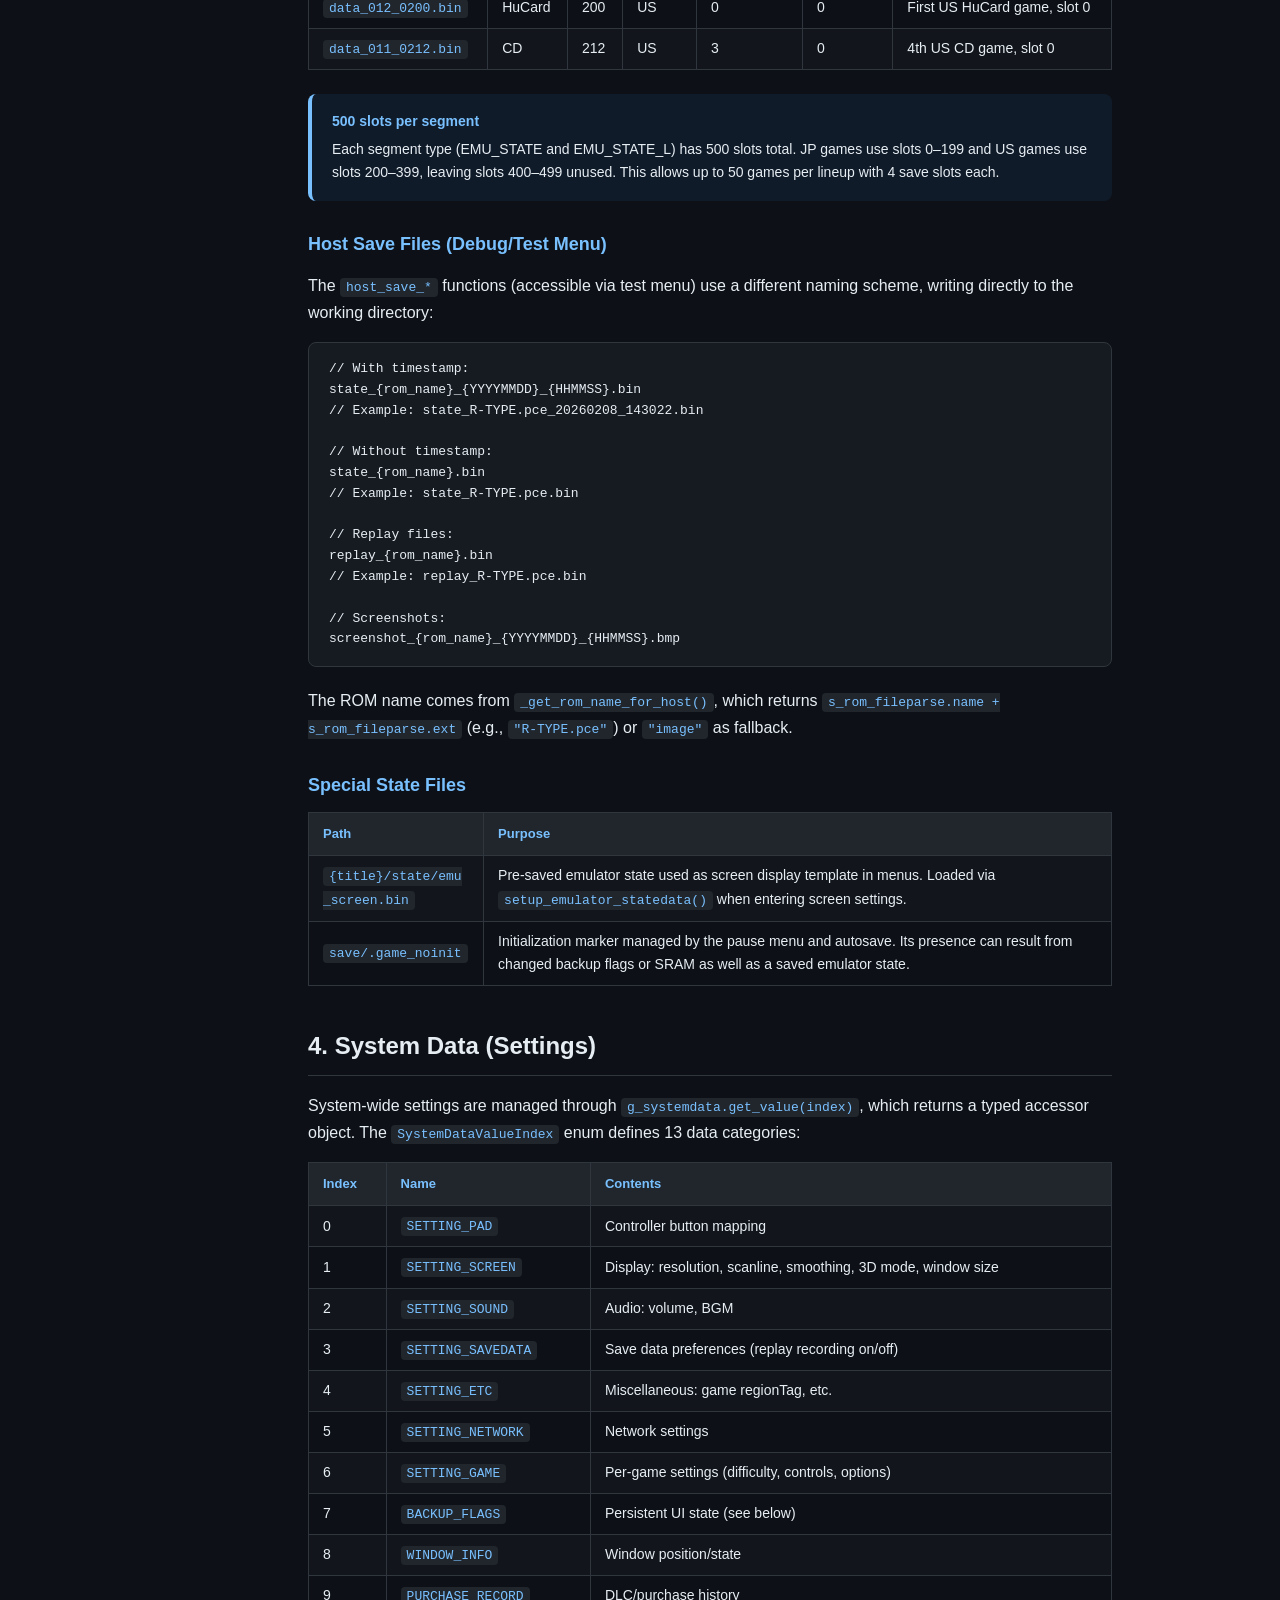
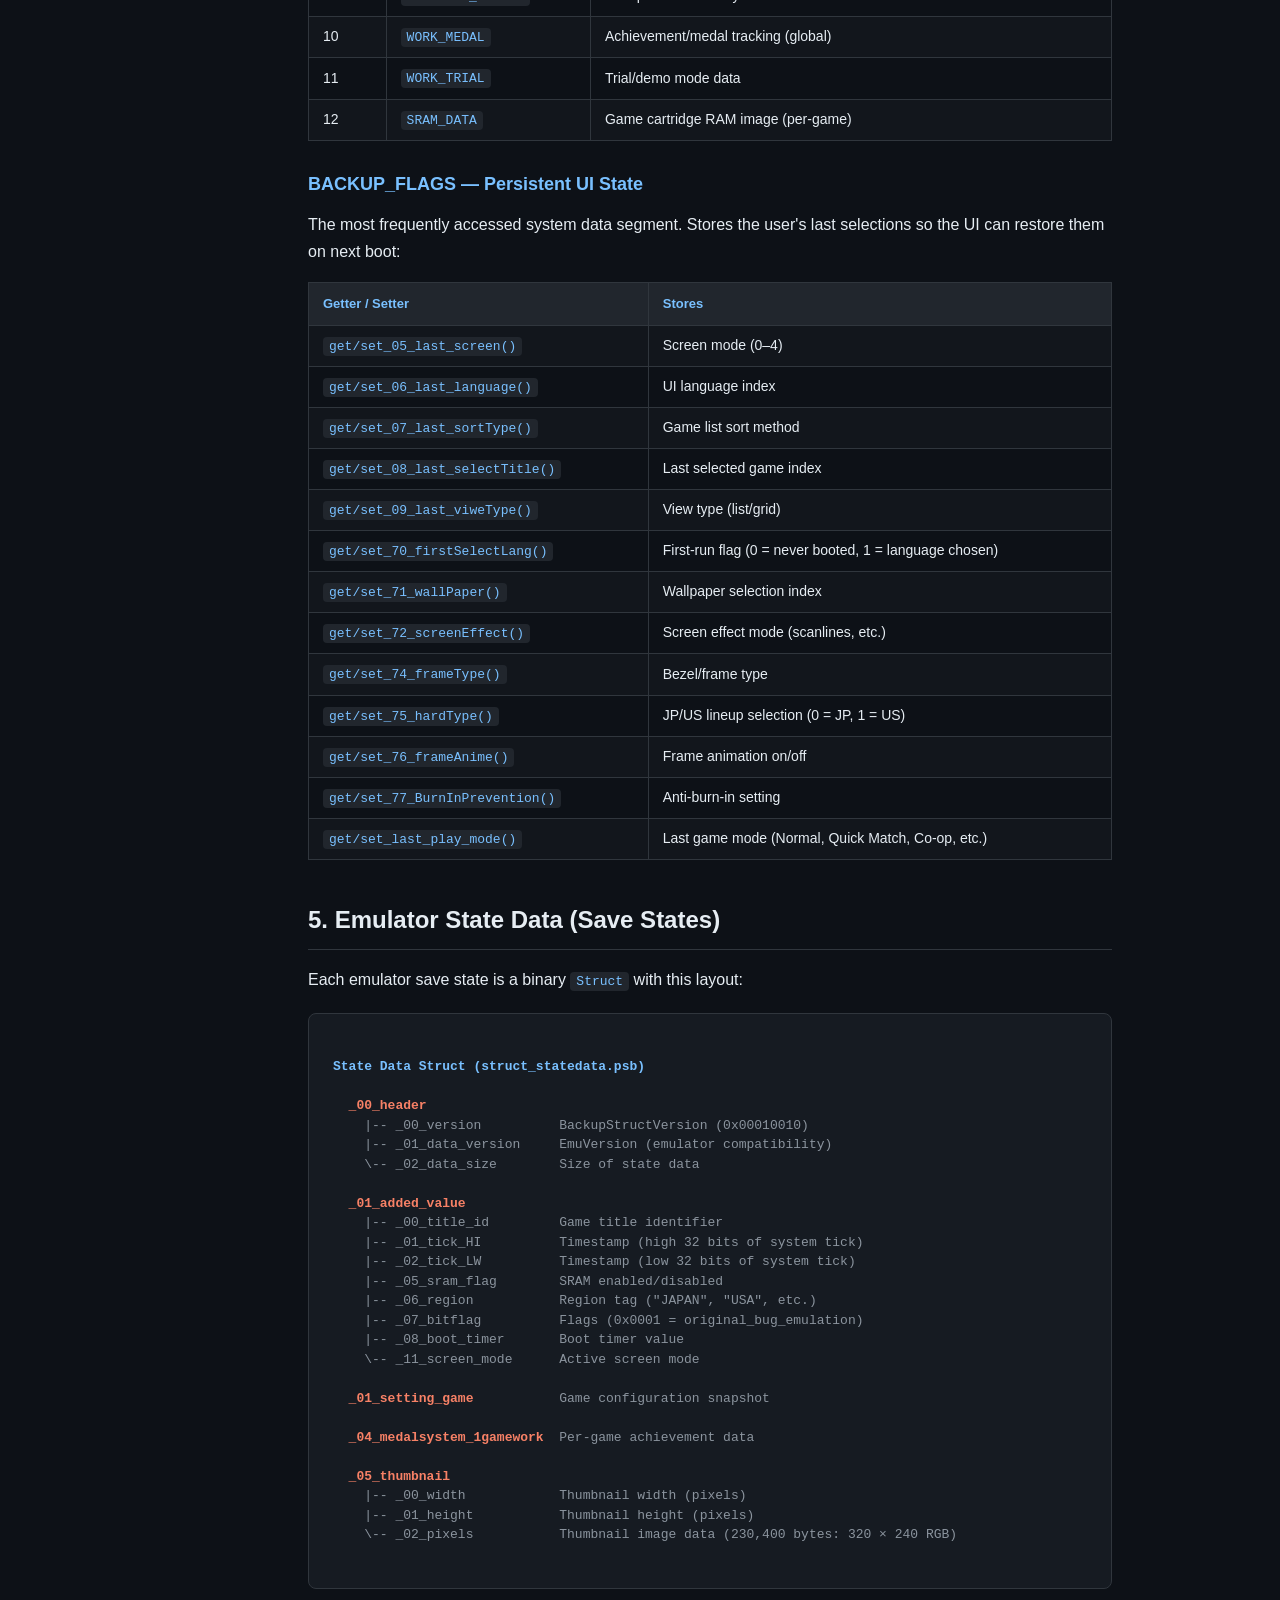
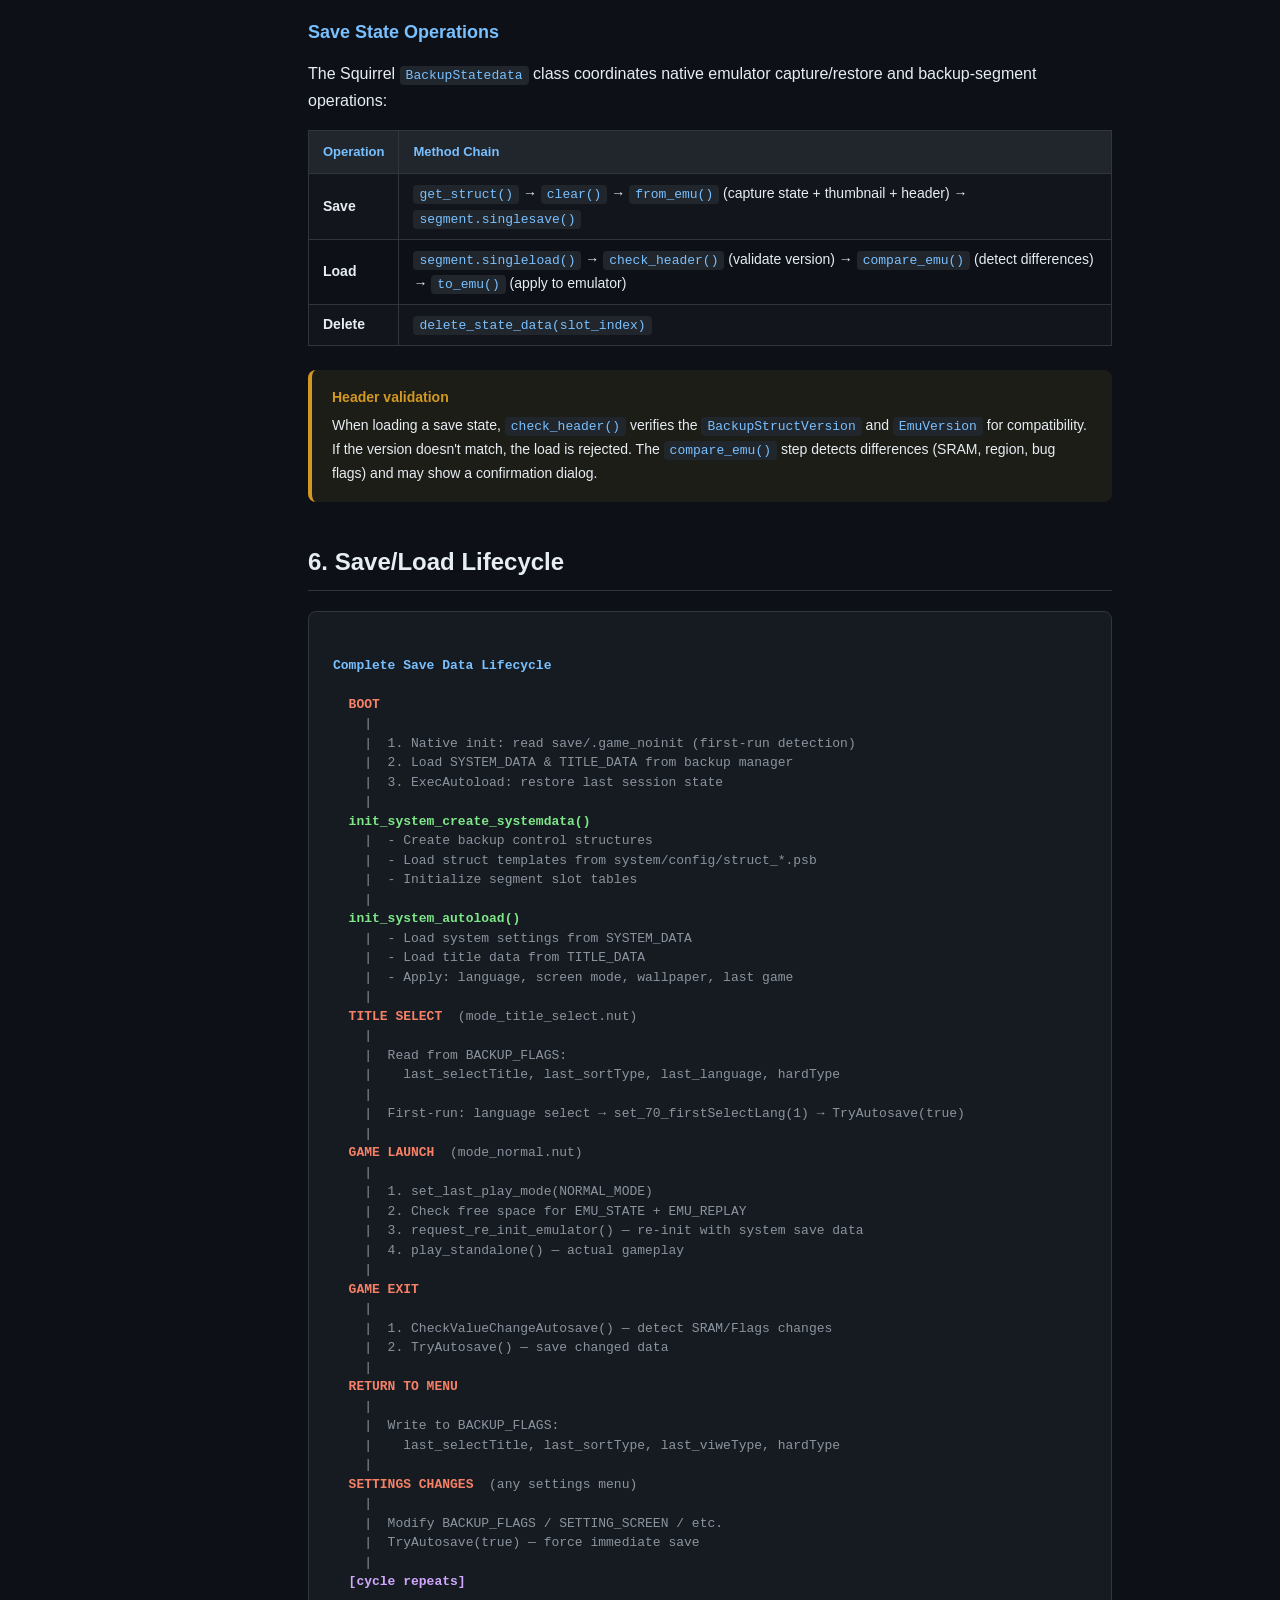
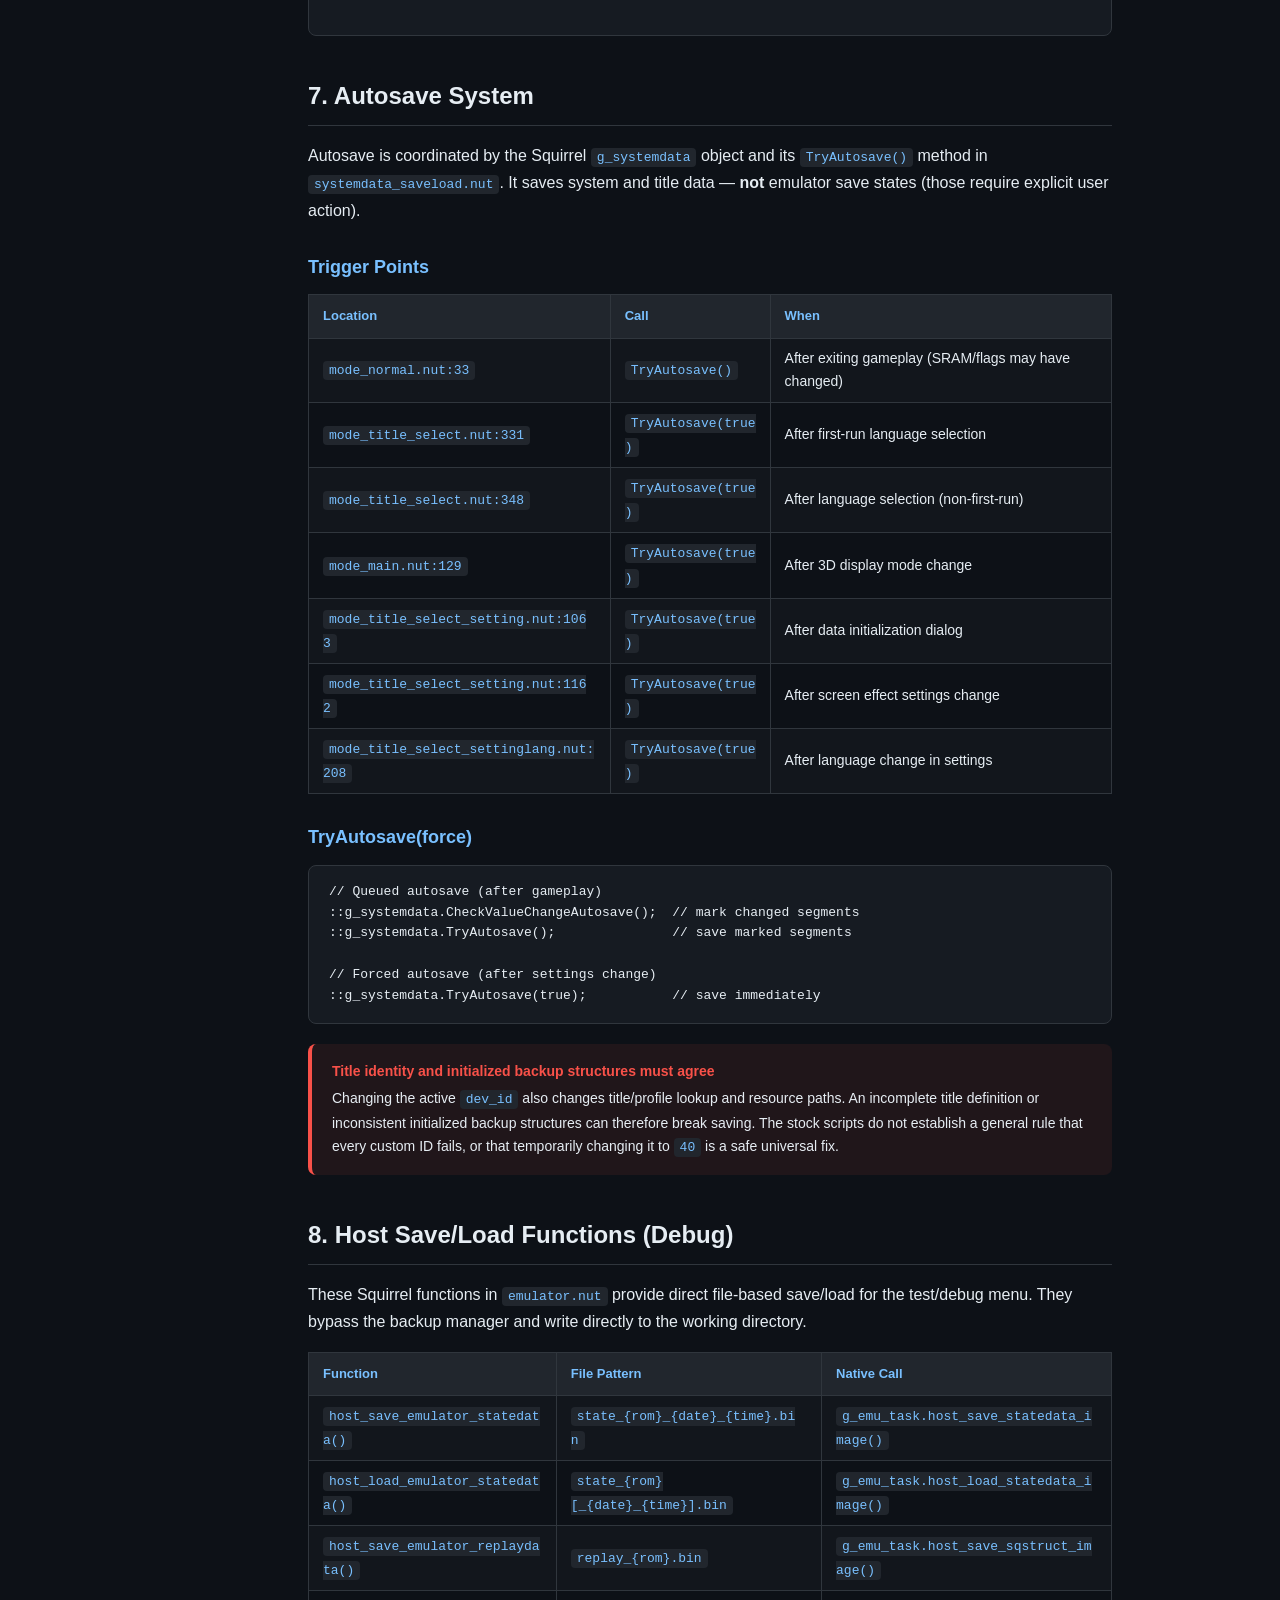
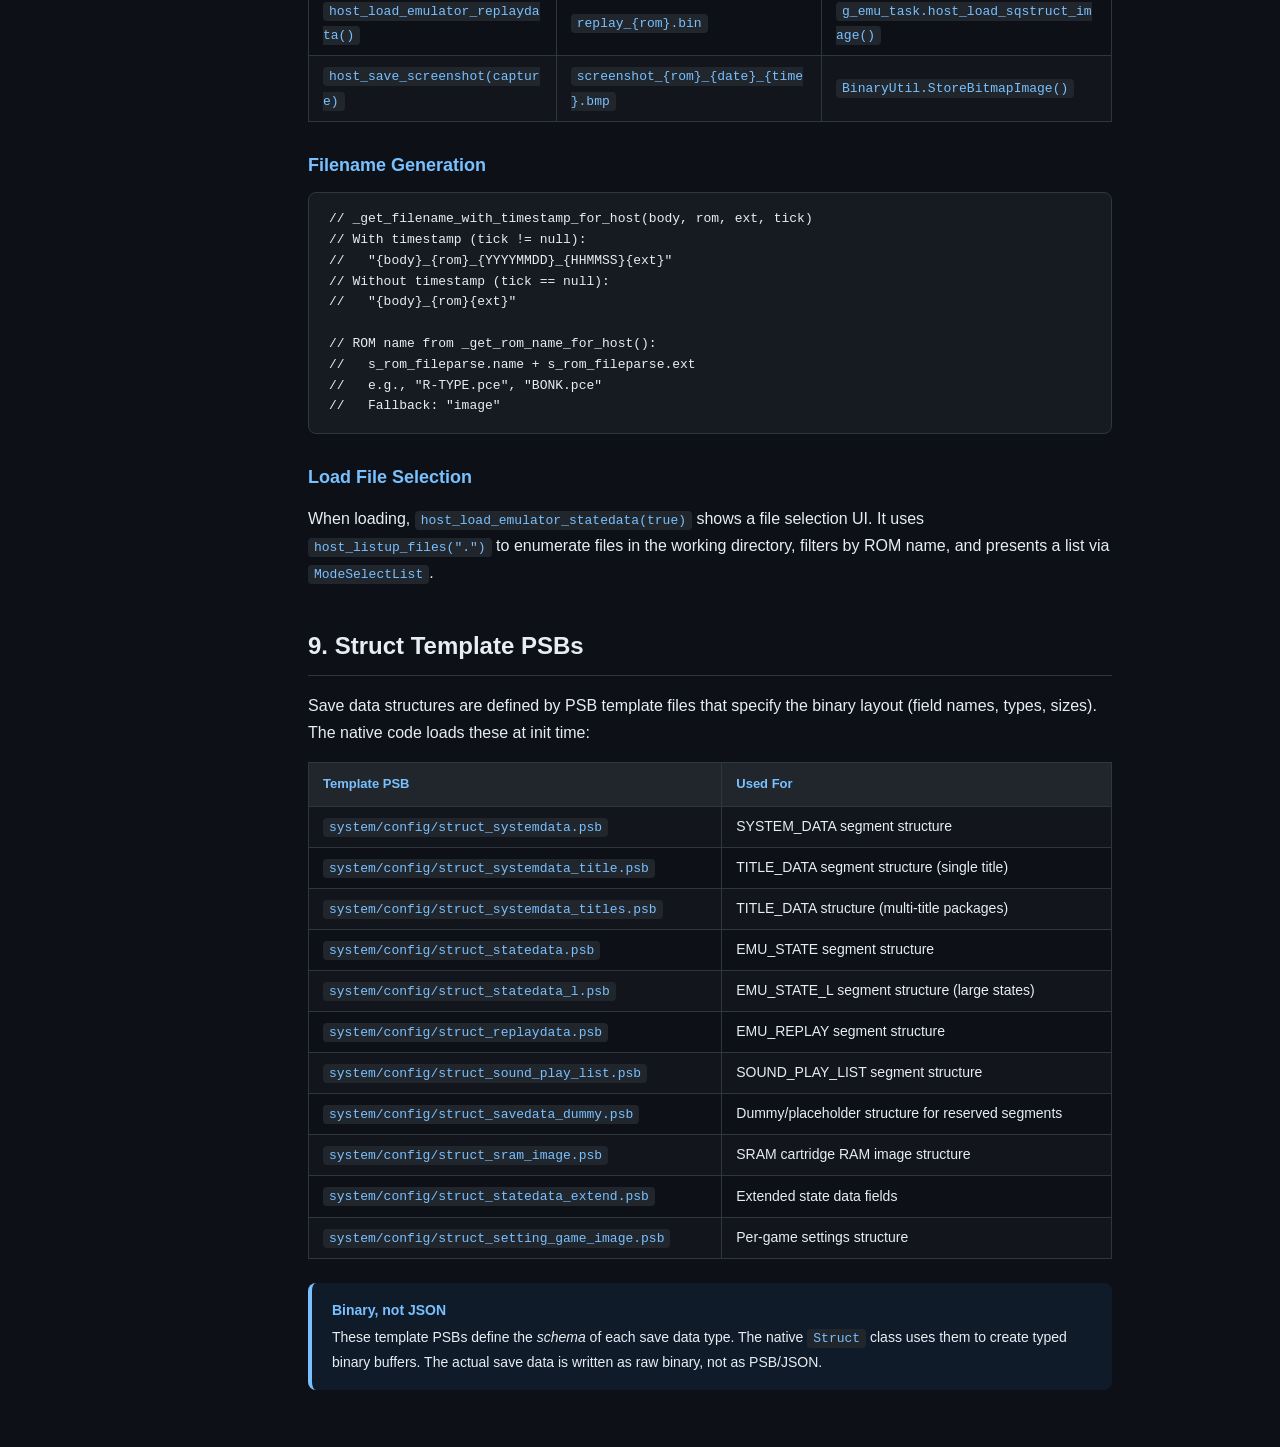
<file: save-system.html>
<!DOCTYPE html>
<html lang="en">
<head>
  <meta charset="UTF-8">
  <meta name="viewport" content="width=device-width, initial-scale=1.0">
  <title>Save System - PCE Mini Internals</title>
  <link rel="stylesheet" href="style.css">
</head>
<body>
  <nav>
    <div class="logo">
      <h1>PCE Mini Internals</h1>
      <div class="subtitle">m2engage reverse engineering</div>
    </div>
    <div class="section-label">Overview</div>
    <ul>
      <li><a href="index.html">Introduction</a></li>
      <li><a href="architecture.html">Architecture</a></li>
    </ul>
    <div class="section-label">File Formats</div>
    <ul>
      <li><a href="mzs-format.html">MZS / PSB Format</a></li>
      <li><a href="psb-format.html">Format PSB</a></li>
      <li><a href="title-mode-top.html">title_mode_top</a></li>
      <li><a href="title-prof.html">title_prof</a></li>
      <li><a href="cover-motion.html">Cover Motion PSBs</a></li>
    </ul>
    <div class="section-label">Tools &amp; Building</div>
    <ul>
      <li><a href="tools.html">mzstool &amp; Toolchain</a></li>
      <li><a href="building.html">Building Game Packs</a></li>
    </ul>
    <div class="section-label">Reference</div>
    <ul>
      <li><a href="squirrel-vm.html">Squirrel VM &amp; Filesystem</a></li>
      <li><a href="save-system.html" class="active">Save System</a></li>
      <li><a href="framecount.html">FrameCount</a></li>
      <li><a href="display-classes.html">Display Classes</a></li>
      <li><a href="theme.html">Theme Selection</a></li>
      <li><a href="pitfalls.html">Pitfalls &amp; Gotchas</a></li>
    </ul>
  </nav>

  <main>
    <h1>Save System</h1>
    <p class="page-desc">
      How m2engage persists system settings, game save states, SRAM, and replay data.
      Covers the backup manager, file naming conventions, and the autosave lifecycle.
    </p>

    <h2>Table of Contents</h2>
    <ol>
      <li><a href="#overview">Architecture Overview</a></li>
      <li><a href="#segments">Backup Segments</a></li>
      <li><a href="#file-naming">File Naming Convention</a></li>
      <li><a href="#system-data">System Data (Settings)</a></li>
      <li><a href="#state-data">Emulator State Data (Save States)</a></li>
      <li><a href="#lifecycle">Save/Load Lifecycle</a></li>
      <li><a href="#autosave">Autosave System</a></li>
      <li><a href="#host-functions">Host Save/Load Functions (Debug)</a></li>
      <li><a href="#struct-templates">Struct Template PSBs</a></li>
    </ol>

    <!-- ============================================================ -->
    <h2 id="overview">1. Architecture Overview</h2>

    <p>
      m2engage combines Squirrel save-management code with native storage and emulator bindings. <code>g_systemdata</code> is an instance of the Squirrel <code>SystemData</code> class (<code>systemdata.nut</code>), and <code>BackupStatedata</code> is defined in <code>backup_statedata.nut</code>. They coordinate native <code>Struct</code>, <code>BackupManager</code>, backup segments, and emulator operations.
    </p>

    <div class="diagram">
<span class="hl-blue">Save System Architecture</span>

  <span class="highlight">g_systemdata</span>  (Squirrel SystemData object)
    |
    |-- <span class="hl-green">System Backup Manager</span>
    |     |-- SYSTEM_DATA     (1 slot)   &larr; system-wide settings
    |     |-- SYSTEM_ARCHIVE  (1 slot)   &larr; system archive
    |     \-- SOUND_PLAY_LIST (2 slots)  &larr; BGM/sound config
    |
    \-- <span class="hl-green">Title Backup Manager</span>
          |-- TITLE_DATA            (1 slot)    &larr; per-title settings
          |-- TITLE_SOUND_PLAY_LIST (1 slot)    &larr; per-title sound
          |-- EMU_STATE_L           (500 slots) &larr; large save states
          |-- EMU_STATE             (500 slots) &larr; normal save states
          \-- EMU_REPLAY            (99 slots)  &larr; input replay data

  <span class="hl-purple">Physical storage</span>: save/data_{type}_{slot}.bin + save/meta_{type}_{slot}.bin
    </div>

    <!-- ============================================================ -->
    <h2 id="segments">2. Backup Segments</h2>

    <p>
      Each type of save data is a <strong>segment</strong> with a numeric type ID, a slot count,
      and a format version. Defined in <code>const.nut</code>:
    </p>

    <table>
      <tr>
        <th>Segment</th>
        <th>Type ID</th>
        <th>Slots</th>
        <th>Version</th>
        <th>Description</th>
      </tr>
      <tr>
        <td><code>SYSTEM_DATA</code></td>
        <td>0</td>
        <td>1</td>
        <td>0x00010012</td>
        <td>System-wide settings (language, screen, pad, etc.)</td>
      </tr>
      <tr>
        <td><code>SYSTEM_ARCHIVE</code></td>
        <td>1</td>
        <td>1</td>
        <td>0x00010010</td>
        <td>System archive data</td>
      </tr>
      <tr>
        <td><code>SOUND_PLAY_LIST</code></td>
        <td>2</td>
        <td>2</td>
        <td>0x00010010</td>
        <td>Sound/BGM playlist settings</td>
      </tr>
      <tr>
        <td colspan="5" style="text-align:center; color:var(--text-muted)">
          <em>IDs 3&ndash;7 reserved (dummy)</em>
        </td>
      </tr>
      <tr>
        <td><code>TITLE_DATA</code></td>
        <td>8</td>
        <td>1</td>
        <td>0x00010018</td>
        <td>Per-title settings (game config, medals, SRAM)</td>
      </tr>
      <tr>
        <td><code>TITLE_SOUND_PLAY_LIST</code></td>
        <td>9</td>
        <td>1</td>
        <td>0x00010010</td>
        <td>Per-title sound settings</td>
      </tr>
      <tr>
        <td colspan="5" style="text-align:center; color:var(--text-muted)">
          <em>ID 10 reserved (dummy)</em>
        </td>
      </tr>
      <tr>
        <td><code>EMU_STATE_L</code></td>
        <td>11</td>
        <td>500</td>
        <td>0x00010010</td>
        <td>Large emulator save states</td>
      </tr>
      <tr>
        <td><code>EMU_STATE</code></td>
        <td>12</td>
        <td>500</td>
        <td>0x00010010</td>
        <td>Normal emulator save states</td>
      </tr>
      <tr>
        <td><code>EMU_REPLAY</code></td>
        <td>13</td>
        <td>99</td>
        <td>0x00010010</td>
        <td>Input replay recordings</td>
      </tr>
    </table>

    <div class="box box-info">
      <strong>Multi-title packs</strong>
      For packages with multiple titles (e.g., PCE Mini with 58 games), the title-specific
      segments (EMU_STATE, EMU_REPLAY) are multiplied per title. The constant
      <code>NUM_EMU_DATA_SEGMENT_TYPES = 2</code> controls how many segment types are
      duplicated per additional title.
    </div>

    <!-- ============================================================ -->
    <h2 id="file-naming">3. File Naming Convention</h2>

    <h3>Backup Manager Files (Normal Save System)</h3>
    <p>
      The native backup manager writes to a <code>save/</code> directory relative to
      the m2engage working directory. On the original hardware, this is
      <code>/usr/game/save/</code>.
    </p>

    <p>Each save slot produces two files:</p>
    <pre><code>save/data_{TYPE:03d}_{SLOT:04d}.bin    &larr; actual save data
save/meta_{TYPE:03d}_{SLOT:04d}.bin    &larr; metadata (404 bytes, PSB format)</code></pre>

    <p>
      <code>TYPE</code> is the <code>BackupSegmentTypes</code> enum value (zero-padded to 3 digits).
      <code>SLOT</code> is the slot index within that segment (zero-padded to 4 digits).
    </p>

    <h4>Example files</h4>
    <table>
      <tr><th>File</th><th>Segment</th><th>Size</th><th>Description</th></tr>
      <tr>
        <td><code>data_000_0000.bin</code></td>
        <td>SYSTEM_DATA</td>
        <td>~1.2 MB</td>
        <td>System settings (language, screen, wallpaper, etc.)</td>
      </tr>
      <tr>
        <td><code>data_008_0000.bin</code></td>
        <td>TITLE_DATA</td>
        <td>~1.2 MB</td>
        <td>Title settings (per-game config, medals, SRAM)</td>
      </tr>
      <tr>
        <td><code>data_012_0000.bin</code></td>
        <td>EMU_STATE slot 0</td>
        <td>~876 KB</td>
        <td>First emulator save state</td>
      </tr>
      <tr>
        <td><code>data_012_0001.bin</code></td>
        <td>EMU_STATE slot 1</td>
        <td>~876 KB</td>
        <td>Second emulator save state</td>
      </tr>
      <tr>
        <td><code>data_013_0000.bin</code></td>
        <td>EMU_REPLAY slot 0</td>
        <td>varies</td>
        <td>First replay recording</td>
      </tr>
      <tr>
        <td><code>meta_008_0000.bin</code></td>
        <td>TITLE_DATA meta</td>
        <td>404 bytes</td>
        <td>PSB-format metadata for the title data</td>
      </tr>
    </table>

    <h3>Meta Files</h3>
    <p>
      Each <code>meta_*.bin</code> is a small PSBv3 structure containing save metadata.
      The examined metadata files are 404 bytes; their structure and digest location should be parsed rather than inferred from that observed size:
    </p>
    <table>
      <tr><th>Field</th><th>Type</th><th>Description</th></tr>
      <tr>
        <td><code>TimeStamp</code></td>
        <td>integer</td>
        <td>Unix timestamp of when the save was created</td>
      </tr>
      <tr>
        <td><code>FileSize</code></td>
        <td>integer</td>
        <td>Size of the corresponding <code>data_*.bin</code> file in bytes</td>
      </tr>
      <tr>
        <td><code>OriginalSize</code></td>
        <td>integer</td>
        <td>Original payload size. In the examined raw backup files it equals <code>FileSize</code>; this does not imply that every buffer nested inside the payload is uncompressed.</td>
      </tr>
      <tr>
        <td><code>FileVersion</code></td>
        <td>integer</td>
        <td>Format version (0x10200 = 66048)</td>
      </tr>
      <tr>
        <td><code>Digest</code></td>
        <td>16 bytes</td>
        <td>MD5 digest of the complete corresponding data file</td>
      </tr>
      <tr>
        <td><code>CryptMagic</code></td>
        <td>integer</td>
        <td>Encryption flag (0 = no encryption)</td>
      </tr>
    </table>

    <h3>SRAM vs Emulator State</h3>
    <p>
      Game saves involve two distinct types of data that serve different purposes:
    </p>
    <table>
      <tr><th></th><th>SRAM (in TITLE_DATA, type 008)</th><th>Emulator State (types 011/012)</th></tr>
      <tr>
        <td><strong>What it is</strong></td>
        <td>The game&rsquo;s own battery-backed save RAM. On real hardware, this is a small
            chip on the HuCard that persists between power cycles.</td>
        <td>A complete hardware snapshot &mdash; CPU registers, all system RAM, VRAM,
            audio registers, I/O state, timers. Like pausing the entire machine at a
            specific frame.</td>
      </tr>
      <tr>
        <td><strong>What it stores</strong></td>
        <td>Whatever the game itself writes: high scores, save game progress,
            character stats, unlocks.</td>
        <td>The exact state of the emulated console at one instant. Screen contents,
            audio position, controller state &mdash; everything.</td>
      </tr>
      <tr>
        <td><strong>Real-world analogy</strong></td>
        <td>A memory card</td>
        <td>A VM snapshot / freeze-frame</td>
      </tr>
      <tr>
        <td><strong>Size</strong></td>
        <td>An 8,192-byte shared image buffer per 8,448-byte SRAM block; compression depends on the adapter setting</td>
        <td>Reserved emulator payload: 256 KiB (HuCard/SGX) or 1.5 MiB (CD), plus headers and thumbnail storage</td>
      </tr>
      <tr>
        <td><strong>Per save slot?</strong></td>
        <td>Four tagged SRAM entries share one image buffer. Their count does not establish a one-to-one mapping to the four pause-menu save-state slots.</td>
        <td>Yes &mdash; each slot is a separate <code>data_0XX_YYYY.bin</code> file</td>
      </tr>
      <tr>
        <td><strong>Where stored</strong></td>
        <td>Inside <code>data_008_0000.bin</code> (the 1.29 MB TITLE_DATA file,
            <code>struct_sram_data</code> arrays)</td>
        <td>Individual files: <code>data_012_YYYY.bin</code> (HuCard) or
            <code>data_011_YYYY.bin</code> (CD)</td>
      </tr>
    </table>

    <div class="box box-info">
      <strong>Separate hardware state and SRAM management</strong>
      An emulator state captures the emulated machine. The separate <code>SystemDataSramData</code>/<code>EmuSram</code> path synchronizes SRAM only when <code>sram_support</code> is enabled. The examined stock profile defaults this flag to <code>false</code>, so the allocated SRAM bank alone does not prove that the game uses that synchronization path. During state loading, profile flags can preserve the current SRAM or skip its comparison. See <a href="title-prof.html#sram">SRAM profile parameters</a>.
    </div>

    <h3>Data File Layout &mdash; Game Saves (Types 011/012)</h3>
    <p>
      Game save state data files have a fixed layout with four regions:
    </p>
    <div class="diagram">
<span class="hl-blue">Game Save Data File Layout</span>

  <span class="hl-green">Header</span>          0x000 &ndash; 0x2FF       768 bytes
    |-- 0x050: Game ID string (e.g. "GAME000", "GAME031")
    |-- 0x040: Checksum
    \-- Other emulator metadata (version, flags, tick counts)

  <span class="hl-green">Emulator State</span>   0x300 &ndash; thumb_offset
    Full CPU/RAM/VRAM/audio snapshot of the emulated hardware.
    Everything needed to resume gameplay exactly where you left off.

  <span class="hl-green">Screenshot</span>       thumb_offset + 8 bytes
    |-- 4 bytes: width  (320)
    |-- 4 bytes: height (240)
    \-- 230,400 bytes: raw RGB pixel data (320 &times; 240 &times; 3)

  <span class="hl-green">Padding</span>          After screenshot to end of file
    All zeros. Reserved space, currently unused.
    </div>

    <table>
      <tr>
        <th>Save Type</th>
        <th>Total Size</th>
        <th>Emu State</th>
        <th>Thumb Offset</th>
        <th>Screenshot</th>
        <th>Padding</th>
      </tr>
      <tr>
        <td>012 (HuCard)</td>
        <td>895,848 bytes</td>
        <td>256 KB</td>
        <td><code>0x040300</code></td>
        <td>225 KB</td>
        <td>393 KB</td>
      </tr>
      <tr>
        <td>011 (CD)</td>
        <td>2,206,568 bytes</td>
        <td>1.5 MB</td>
        <td><code>0x180300</code></td>
        <td>225 KB</td>
        <td>393 KB</td>
      </tr>
    </table>

    <div class="box box-info">
      <strong>Why is the CD state buffer larger?</strong>
      The templates reserve <code>0x180000</code> bytes for CD emulator data and <code>0x40000</code> for HuCard/SGX data. These are reserved capacities, not measured compressed state sizes or a sixfold ratio between complete save files. CD configurations also include disc-system RAM, ADPCM state, and, with an Arcade Card, additional RAM.
    </div>

    <h3>Data File Layout &mdash; Title Data (Type 008)</h3>
    <p>
      The TITLE_DATA file (<code>data_008_0000.bin</code>) is <strong>raw uncompressed
      binary</strong> &mdash; not zlib-compressed, not PSB-formatted. It starts directly with
      the struct version (<code>0x00010018</code>) and follows the schema defined in
      <code>struct_systemdata_title.json</code>.
    </p>

    <p>
      In the examined stock layout, the file is <strong>1,291,396 bytes</strong>.
      The first <code>0x5e84</code> bytes contain settings, flags, work areas, and per-game configuration.
      The SRAM array then contains 150 complete blocks of <strong>8,448 bytes</strong> each.
      These offsets apply to that schema; changing the struct template changes the binary layout.
    </p>
    <table>
      <tr><th>Region</th><th>File offset</th><th>Size</th></tr>
      <tr><td>Settings and work areas</td><td><code>0x0000</code></td><td>24,196 bytes</td></tr>
      <tr><td>SRAM blocks (150)</td><td><code>0x5e84</code></td><td>1,267,200 bytes</td></tr>
    </table>
    <p>
      One SRAM block contains four 64-byte <code>struct_sram_entry</code> headers and an 8,192-byte
      shared image buffer. Each header stores an 8-byte tag, an image offset, encoded and decoded sizes,
      and 44 padding bytes. Entry offsets refer into that shared image buffer. The full block size is
      <code>4 &times; 64 + 8192 = 8448</code> bytes; the buffer is not four separate 8 KB images.
      The schema preallocates all 150 blocks, including unplayed games.
    </p>
    <div class="box box-info">
      <strong>SRAM compression is not encryption</strong>
      <code>m2epi.sram_crypted</code> selects zlib compression/decompression of SRAM buffers, despite its name.
      It is separate from MZS encryption and from metadata <code>CryptMagic</code>.
      <code>sram_common</code> and <code>systemdata_sram_data_no</code> select the working SRAM bank;
      <code>sram_support</code> enables the Squirrel synchronization path and does not add or remove
      hardware RAM in the emulated machine.
    </div>

    <h4>Observed Settings Offsets</h4>
    <p>
      The following offsets describe the examined stock <code>data_008_0000.bin</code> layout. Interpret each field through its matching struct schema; offsets are not universal across modified templates.
    </p>

    <table>
      <tr><th>Offset</th><th>Field</th><th>Type</th><th>Known Values</th></tr>
      <tr><td><code>0x0840</code></td><td>Display: size_auto</td><td>uint32</td>
        <td>0=Normal, 1=Original Only, 2=Fit, 3=Full, 4=Original, 5=Manual</td></tr>
      <tr><td><code>0x0844</code></td><td>Display: size_x</td><td>uint32</td><td></td></tr>
      <tr><td><code>0x0848</code></td><td>Display: size_y</td><td>uint32</td><td></td></tr>
      <tr><td><code>0x0868</code></td><td>Display: manual_size_x</td><td>uint32</td><td></td></tr>
      <tr><td><code>0x086C</code></td><td>Display: manual_size_y</td><td>uint32</td><td></td></tr>
      <tr><td><code>0x08C0</code></td><td>Sound: volume_master</td><td>uint32</td><td>0&ndash;100</td></tr>
      <tr><td><code>0x08C4</code></td><td>Sound: channel</td><td>uint32</td><td>0=Mono, 1=Stereo</td></tr>
      <tr><td><code>0x08C8</code></td><td>Sound: arrange_bgm</td><td>uint32</td><td>0=Off, 1=On</td></tr>
      <tr><td><code>0x0900</code></td><td>Save: autosave</td><td>uint32</td><td>0=Off, 1=On</td></tr>
      <tr><td><code>0x0908</code></td><td>Save: replay_record_time</td><td>uint32</td><td>minutes; stored directly from <code>init_replay_record_time</code>, not a menu index</td></tr>
      <tr><td><code>0x0948</code></td><td>Misc: game_regionTag</td><td>char[15]</td><td>e.g. "GAME031"; a 15-byte buffer leaves at most 14 bytes plus the terminating zero</td></tr>
      <tr><td><code>0x0984</code></td><td>Flags: last_dev_id</td><td>uint32</td><td>40=PCE(JP), 41=TG16(US)</td></tr>
      <tr><td><code>0x0988</code></td><td>Flags: last_file_id_state</td><td>uint32</td><td></td></tr>
      <tr><td><code>0x0998</code></td><td>Flags: last_sortType</td><td>uint32</td><td>0=Default, 1=Alpha, 2=Date, 3=Genre</td></tr>
      <tr><td><code>0x099C</code></td><td>Flags: last_selectTitle</td><td>uint32</td><td></td></tr>
      <tr><td><code>0x09A0</code></td><td>Flags: last_viewType</td><td>uint32</td><td></td></tr>
    </table>

    <h3 id="slot-numbering">Per-Game Save Slot Numbering</h3>

    <p>
      Each game has <strong>4 save state slots</strong> (numbered 0&ndash;3). The slot number
      in the filename encodes both the game&rsquo;s position in the lineup and which of the
      4 slots is used. The file <strong>type</strong> (011 vs 012) depends on the game&rsquo;s
      platform:
    </p>

    <table>
      <tr>
        <th>Type ID</th>
        <th>Segment</th>
        <th>Platform</th>
        <th>Determined by</th>
      </tr>
      <tr>
        <td>011</td>
        <td><code>EMU_STATE_L</code></td>
        <td>CD games (CD-ROM&sup2;, Super CD, Arcade CD)</td>
        <td><code>csize &ge; 2</code> in title_mode_top</td>
      </tr>
      <tr>
        <td>012</td>
        <td><code>EMU_STATE</code></td>
        <td>HuCard / SG Card games</td>
        <td><code>csize &lt; 2</code> in title_mode_top</td>
      </tr>
    </table>

    <h4>Slot Calculation</h4>

    <p>The slot number in the filename is calculated as:</p>

    <pre><code>// JP / PCE lineup (getLinenpIndexOffset() = 0):
slot = game_index &times; 4 + save_slot       // range: 0&ndash;199

// US / TG16 lineup (getLinenpIndexOffset() = LINEUPMAX = 50):
slot = (50 + game_index) &times; 4 + save_slot  // range: 200&ndash;399

// Where:
//   game_index  = sorted position in lineup (0&ndash;49)
//   save_slot   = which of the 4 save slots (0&ndash;3)
//   LINEUPMAX   = 50 (max games per lineup)</code></pre>

    <p>
      The corresponding Squirrel code in <code>mode_title_select.nut</code>:
    </p>

    <pre><code>local sortindexLineup = s_indextable[selectindex] + getLinenpIndexOffset();
local fileid = i + (sortindexLineup * 4);
// i = save slot (0-3)
// getLinenpIndexOffset() returns 0 for JP, 50 for US</code></pre>

    <h4>Worked Examples</h4>

    <table>
      <tr>
        <th>Filename</th>
        <th>Type</th>
        <th>Slot</th>
        <th>Lineup</th>
        <th>Game Index</th>
        <th>Save Slot</th>
        <th>Meaning</th>
      </tr>
      <tr>
        <td><code>data_012_0000.bin</code></td>
        <td>HuCard</td>
        <td>0</td>
        <td>JP</td>
        <td>0</td>
        <td>0</td>
        <td>First JP HuCard game, slot 0</td>
      </tr>
      <tr>
        <td><code>data_012_0016.bin</code></td>
        <td>HuCard</td>
        <td>16</td>
        <td>JP</td>
        <td>4</td>
        <td>0</td>
        <td>5th JP HuCard game, slot 0</td>
      </tr>
      <tr>
        <td><code>data_011_0019.bin</code></td>
        <td>CD</td>
        <td>19</td>
        <td>JP</td>
        <td>4</td>
        <td>3</td>
        <td>5th JP CD game, slot 3</td>
      </tr>
      <tr>
        <td><code>data_012_0200.bin</code></td>
        <td>HuCard</td>
        <td>200</td>
        <td>US</td>
        <td>0</td>
        <td>0</td>
        <td>First US HuCard game, slot 0</td>
      </tr>
      <tr>
        <td><code>data_011_0212.bin</code></td>
        <td>CD</td>
        <td>212</td>
        <td>US</td>
        <td>3</td>
        <td>0</td>
        <td>4th US CD game, slot 0</td>
      </tr>
    </table>

    <div class="box box-info">
      <strong>500 slots per segment</strong>
      Each segment type (EMU_STATE and EMU_STATE_L) has 500 slots total.
      JP games use slots 0&ndash;199 and US games use slots 200&ndash;399,
      leaving slots 400&ndash;499 unused. This allows up to 50 games per lineup
      with 4 save slots each.
    </div>

    <h3>Host Save Files (Debug/Test Menu)</h3>
    <p>
      The <code>host_save_*</code> functions (accessible via test menu) use a different
      naming scheme, writing directly to the working directory:
    </p>
    <pre><code>// With timestamp:
state_{rom_name}_{YYYYMMDD}_{HHMMSS}.bin
// Example: state_R-TYPE.pce_20260208_143022.bin

// Without timestamp:
state_{rom_name}.bin
// Example: state_R-TYPE.pce.bin

// Replay files:
replay_{rom_name}.bin
// Example: replay_R-TYPE.pce.bin

// Screenshots:
screenshot_{rom_name}_{YYYYMMDD}_{HHMMSS}.bmp</code></pre>

    <p>
      The ROM name comes from <code>_get_rom_name_for_host()</code>, which returns
      <code>s_rom_fileparse.name + s_rom_fileparse.ext</code> (e.g., <code>"R-TYPE.pce"</code>)
      or <code>"image"</code> as fallback.
    </p>

    <h3>Special State Files</h3>
    <table>
      <tr><th>Path</th><th>Purpose</th></tr>
      <tr>
        <td><code>{title}/state/emu_screen.bin</code></td>
        <td>Pre-saved emulator state used as screen display template in menus.
            Loaded via <code>setup_emulator_statedata()</code> when entering screen settings.</td>
      </tr>
      <tr>
        <td><code>save/.game_noinit</code></td>
        <td>Initialization marker managed by the pause menu and autosave. Its presence can result from changed backup flags or SRAM as well as a saved emulator state.</td>
      </tr>
    </table>

    <!-- ============================================================ -->
    <h2 id="system-data">4. System Data (Settings)</h2>

    <p>
      System-wide settings are managed through <code>g_systemdata.get_value(index)</code>,
      which returns a typed accessor object. The <code>SystemDataValueIndex</code> enum
      defines 13 data categories:
    </p>

    <table>
      <tr><th>Index</th><th>Name</th><th>Contents</th></tr>
      <tr>
        <td>0</td>
        <td><code>SETTING_PAD</code></td>
        <td>Controller button mapping</td>
      </tr>
      <tr>
        <td>1</td>
        <td><code>SETTING_SCREEN</code></td>
        <td>Display: resolution, scanline, smoothing, 3D mode, window size</td>
      </tr>
      <tr>
        <td>2</td>
        <td><code>SETTING_SOUND</code></td>
        <td>Audio: volume, BGM</td>
      </tr>
      <tr>
        <td>3</td>
        <td><code>SETTING_SAVEDATA</code></td>
        <td>Save data preferences (replay recording on/off)</td>
      </tr>
      <tr>
        <td>4</td>
        <td><code>SETTING_ETC</code></td>
        <td>Miscellaneous: game regionTag, etc.</td>
      </tr>
      <tr>
        <td>5</td>
        <td><code>SETTING_NETWORK</code></td>
        <td>Network settings</td>
      </tr>
      <tr>
        <td>6</td>
        <td><code>SETTING_GAME</code></td>
        <td>Per-game settings (difficulty, controls, options)</td>
      </tr>
      <tr>
        <td>7</td>
        <td><code>BACKUP_FLAGS</code></td>
        <td>Persistent UI state (see below)</td>
      </tr>
      <tr>
        <td>8</td>
        <td><code>WINDOW_INFO</code></td>
        <td>Window position/state</td>
      </tr>
      <tr>
        <td>9</td>
        <td><code>PURCHASE_RECORD</code></td>
        <td>DLC/purchase history</td>
      </tr>
      <tr>
        <td>10</td>
        <td><code>WORK_MEDAL</code></td>
        <td>Achievement/medal tracking (global)</td>
      </tr>
      <tr>
        <td>11</td>
        <td><code>WORK_TRIAL</code></td>
        <td>Trial/demo mode data</td>
      </tr>
      <tr>
        <td>12</td>
        <td><code>SRAM_DATA</code></td>
        <td>Game cartridge RAM image (per-game)</td>
      </tr>
    </table>

    <h3>BACKUP_FLAGS &mdash; Persistent UI State</h3>
    <p>
      The most frequently accessed system data segment. Stores the user's last
      selections so the UI can restore them on next boot:
    </p>

    <table>
      <tr><th>Getter / Setter</th><th>Stores</th></tr>
      <tr>
        <td><code>get/set_05_last_screen()</code></td>
        <td>Screen mode (0&ndash;4)</td>
      </tr>
      <tr>
        <td><code>get/set_06_last_language()</code></td>
        <td>UI language index</td>
      </tr>
      <tr>
        <td><code>get/set_07_last_sortType()</code></td>
        <td>Game list sort method</td>
      </tr>
      <tr>
        <td><code>get/set_08_last_selectTitle()</code></td>
        <td>Last selected game index</td>
      </tr>
      <tr>
        <td><code>get/set_09_last_viweType()</code></td>
        <td>View type (list/grid)</td>
      </tr>
      <tr>
        <td><code>get/set_70_firstSelectLang()</code></td>
        <td>First-run flag (0 = never booted, 1 = language chosen)</td>
      </tr>
      <tr>
        <td><code>get/set_71_wallPaper()</code></td>
        <td>Wallpaper selection index</td>
      </tr>
      <tr>
        <td><code>get/set_72_screenEffect()</code></td>
        <td>Screen effect mode (scanlines, etc.)</td>
      </tr>
      <tr>
        <td><code>get/set_74_frameType()</code></td>
        <td>Bezel/frame type</td>
      </tr>
      <tr>
        <td><code>get/set_75_hardType()</code></td>
        <td>JP/US lineup selection (0 = JP, 1 = US)</td>
      </tr>
      <tr>
        <td><code>get/set_76_frameAnime()</code></td>
        <td>Frame animation on/off</td>
      </tr>
      <tr>
        <td><code>get/set_77_BurnInPrevention()</code></td>
        <td>Anti-burn-in setting</td>
      </tr>
      <tr>
        <td><code>get/set_last_play_mode()</code></td>
        <td>Last game mode (Normal, Quick Match, Co-op, etc.)</td>
      </tr>
    </table>

    <!-- ============================================================ -->
    <h2 id="state-data">5. Emulator State Data (Save States)</h2>

    <p>
      Each emulator save state is a binary <code>Struct</code> with this layout:
    </p>

    <div class="diagram">
<span class="hl-blue">State Data Struct (struct_statedata.psb)</span>

  <span class="highlight">_00_header</span>
    |-- _00_version          BackupStructVersion (0x00010010)
    |-- _01_data_version     EmuVersion (emulator compatibility)
    \-- _02_data_size        Size of state data

  <span class="highlight">_01_added_value</span>
    |-- _00_title_id         Game title identifier
    |-- _01_tick_HI          Timestamp (high 32 bits of system tick)
    |-- _02_tick_LW          Timestamp (low 32 bits of system tick)
    |-- _05_sram_flag        SRAM enabled/disabled
    |-- _06_region           Region tag ("JAPAN", "USA", etc.)
    |-- _07_bitflag          Flags (0x0001 = original_bug_emulation)
    |-- _08_boot_timer       Boot timer value
    \-- _11_screen_mode      Active screen mode

  <span class="highlight">_01_setting_game</span>           Game configuration snapshot

  <span class="highlight">_04_medalsystem_1gamework</span>  Per-game achievement data

  <span class="highlight">_05_thumbnail</span>
    |-- _00_width            Thumbnail width (pixels)
    |-- _01_height           Thumbnail height (pixels)
    \-- _02_pixels           Thumbnail image data (230,400 bytes: 320 &times; 240 RGB)
    </div>

    <h3>Save State Operations</h3>
    <p>
      The Squirrel <code>BackupStatedata</code> class coordinates native emulator capture/restore and backup-segment operations:
    </p>

    <table>
      <tr><th>Operation</th><th>Method Chain</th></tr>
      <tr>
        <td><strong>Save</strong></td>
        <td>
          <code>get_struct()</code> &rarr; <code>clear()</code> &rarr;
          <code>from_emu()</code> (capture state + thumbnail + header) &rarr;
          <code>segment.singlesave()</code>
        </td>
      </tr>
      <tr>
        <td><strong>Load</strong></td>
        <td>
          <code>segment.singleload()</code> &rarr;
          <code>check_header()</code> (validate version) &rarr;
          <code>compare_emu()</code> (detect differences) &rarr;
          <code>to_emu()</code> (apply to emulator)
        </td>
      </tr>
      <tr>
        <td><strong>Delete</strong></td>
        <td><code>delete_state_data(slot_index)</code></td>
      </tr>
    </table>

    <div class="box box-warning">
      <strong>Header validation</strong>
      When loading a save state, <code>check_header()</code> verifies the
      <code>BackupStructVersion</code> and <code>EmuVersion</code> for compatibility.
      If the version doesn't match, the load is rejected. The <code>compare_emu()</code>
      step detects differences (SRAM, region, bug flags) and may show a confirmation dialog.
    </div>

    <!-- ============================================================ -->
    <h2 id="lifecycle">6. Save/Load Lifecycle</h2>

    <div class="diagram">
<span class="hl-blue">Complete Save Data Lifecycle</span>

  <span class="highlight">BOOT</span>
    |
    |  1. Native init: read save/.game_noinit (first-run detection)
    |  2. Load SYSTEM_DATA &amp; TITLE_DATA from backup manager
    |  3. ExecAutoload: restore last session state
    |
  <span class="hl-green">init_system_create_systemdata()</span>
    |  - Create backup control structures
    |  - Load struct templates from system/config/struct_*.psb
    |  - Initialize segment slot tables
    |
  <span class="hl-green">init_system_autoload()</span>
    |  - Load system settings from SYSTEM_DATA
    |  - Load title data from TITLE_DATA
    |  - Apply: language, screen mode, wallpaper, last game
    |
  <span class="highlight">TITLE SELECT</span>  (mode_title_select.nut)
    |
    |  Read from BACKUP_FLAGS:
    |    last_selectTitle, last_sortType, last_language, hardType
    |
    |  First-run: language select &rarr; set_70_firstSelectLang(1) &rarr; TryAutosave(true)
    |
  <span class="highlight">GAME LAUNCH</span>  (mode_normal.nut)
    |
    |  1. set_last_play_mode(NORMAL_MODE)
    |  2. Check free space for EMU_STATE + EMU_REPLAY
    |  3. request_re_init_emulator() &mdash; re-init with system save data
    |  4. play_standalone() &mdash; actual gameplay
    |
  <span class="highlight">GAME EXIT</span>
    |
    |  1. CheckValueChangeAutosave() &mdash; detect SRAM/Flags changes
    |  2. TryAutosave() &mdash; save changed data
    |
  <span class="highlight">RETURN TO MENU</span>
    |
    |  Write to BACKUP_FLAGS:
    |    last_selectTitle, last_sortType, last_viweType, hardType
    |
  <span class="highlight">SETTINGS CHANGES</span>  (any settings menu)
    |
    |  Modify BACKUP_FLAGS / SETTING_SCREEN / etc.
    |  TryAutosave(true) &mdash; force immediate save
    |
  <span class="hl-purple">[cycle repeats]</span>
    </div>

    <!-- ============================================================ -->
    <h2 id="autosave">7. Autosave System</h2>

    <p>
      Autosave is coordinated by the Squirrel <code>g_systemdata</code> object and its <code>TryAutosave()</code> method in <code>systemdata_saveload.nut</code>.
      It saves system and title data &mdash; <strong>not</strong> emulator save states
      (those require explicit user action).
    </p>

    <h3>Trigger Points</h3>
    <table>
      <tr><th>Location</th><th>Call</th><th>When</th></tr>
      <tr>
        <td><code>mode_normal.nut:33</code></td>
        <td><code>TryAutosave()</code></td>
        <td>After exiting gameplay (SRAM/flags may have changed)</td>
      </tr>
      <tr>
        <td><code>mode_title_select.nut:331</code></td>
        <td><code>TryAutosave(true)</code></td>
        <td>After first-run language selection</td>
      </tr>
      <tr>
        <td><code>mode_title_select.nut:348</code></td>
        <td><code>TryAutosave(true)</code></td>
        <td>After language selection (non-first-run)</td>
      </tr>
      <tr>
        <td><code>mode_main.nut:129</code></td>
        <td><code>TryAutosave(true)</code></td>
        <td>After 3D display mode change</td>
      </tr>
      <tr>
        <td><code>mode_title_select_setting.nut:1063</code></td>
        <td><code>TryAutosave(true)</code></td>
        <td>After data initialization dialog</td>
      </tr>
      <tr>
        <td><code>mode_title_select_setting.nut:1162</code></td>
        <td><code>TryAutosave(true)</code></td>
        <td>After screen effect settings change</td>
      </tr>
      <tr>
        <td><code>mode_title_select_settinglang.nut:208</code></td>
        <td><code>TryAutosave(true)</code></td>
        <td>After language change in settings</td>
      </tr>
    </table>

    <h3>TryAutosave(force)</h3>
    <pre><code>// Queued autosave (after gameplay)
::g_systemdata.CheckValueChangeAutosave();  // mark changed segments
::g_systemdata.TryAutosave();               // save marked segments

// Forced autosave (after settings change)
::g_systemdata.TryAutosave(true);           // save immediately</code></pre>

    <div class="box box-danger">
      <strong>Title identity and initialized backup structures must agree</strong>
      Changing the active <code>dev_id</code> also changes title/profile lookup and resource paths. An incomplete title definition or inconsistent initialized backup structures can therefore break saving. The stock scripts do not establish a general rule that every custom ID fails, or that temporarily changing it to <code>40</code> is a safe universal fix.
    </div>

    <!-- ============================================================ -->
    <h2 id="host-functions">8. Host Save/Load Functions (Debug)</h2>

    <p>
      These Squirrel functions in <code>emulator.nut</code> provide direct file-based
      save/load for the test/debug menu. They bypass the backup manager and write
      directly to the working directory.
    </p>

    <table>
      <tr><th>Function</th><th>File Pattern</th><th>Native Call</th></tr>
      <tr>
        <td><code>host_save_emulator_statedata()</code></td>
        <td><code>state_{rom}_{date}_{time}.bin</code></td>
        <td><code>g_emu_task.host_save_statedata_image()</code></td>
      </tr>
      <tr>
        <td><code>host_load_emulator_statedata()</code></td>
        <td><code>state_{rom}[_{date}_{time}].bin</code></td>
        <td><code>g_emu_task.host_load_statedata_image()</code></td>
      </tr>
      <tr>
        <td><code>host_save_emulator_replaydata()</code></td>
        <td><code>replay_{rom}.bin</code></td>
        <td><code>g_emu_task.host_save_sqstruct_image()</code></td>
      </tr>
      <tr>
        <td><code>host_load_emulator_replaydata()</code></td>
        <td><code>replay_{rom}.bin</code></td>
        <td><code>g_emu_task.host_load_sqstruct_image()</code></td>
      </tr>
      <tr>
        <td><code>host_save_screenshot(capture)</code></td>
        <td><code>screenshot_{rom}_{date}_{time}.bmp</code></td>
        <td><code>BinaryUtil.StoreBitmapImage()</code></td>
      </tr>
    </table>

    <h3>Filename Generation</h3>
    <pre><code>// _get_filename_with_timestamp_for_host(body, rom, ext, tick)
// With timestamp (tick != null):
//   "{body}_{rom}_{YYYYMMDD}_{HHMMSS}{ext}"
// Without timestamp (tick == null):
//   "{body}_{rom}{ext}"

// ROM name from _get_rom_name_for_host():
//   s_rom_fileparse.name + s_rom_fileparse.ext
//   e.g., "R-TYPE.pce", "BONK.pce"
//   Fallback: "image"</code></pre>

    <h3>Load File Selection</h3>
    <p>
      When loading, <code>host_load_emulator_statedata(true)</code> shows a file selection UI.
      It uses <code>host_listup_files(".")</code> to enumerate files in the working directory,
      filters by ROM name, and presents a list via <code>ModeSelectList</code>.
    </p>

    <!-- ============================================================ -->
    <h2 id="struct-templates">9. Struct Template PSBs</h2>

    <p>
      Save data structures are defined by PSB template files that specify the binary
      layout (field names, types, sizes). The native code loads these at init time:
    </p>

    <table>
      <tr><th>Template PSB</th><th>Used For</th></tr>
      <tr>
        <td><code>system/config/struct_systemdata.psb</code></td>
        <td>SYSTEM_DATA segment structure</td>
      </tr>
      <tr>
        <td><code>system/config/struct_systemdata_title.psb</code></td>
        <td>TITLE_DATA segment structure (single title)</td>
      </tr>
      <tr>
        <td><code>system/config/struct_systemdata_titles.psb</code></td>
        <td>TITLE_DATA structure (multi-title packages)</td>
      </tr>
      <tr>
        <td><code>system/config/struct_statedata.psb</code></td>
        <td>EMU_STATE segment structure</td>
      </tr>
      <tr>
        <td><code>system/config/struct_statedata_l.psb</code></td>
        <td>EMU_STATE_L segment structure (large states)</td>
      </tr>
      <tr>
        <td><code>system/config/struct_replaydata.psb</code></td>
        <td>EMU_REPLAY segment structure</td>
      </tr>
      <tr>
        <td><code>system/config/struct_sound_play_list.psb</code></td>
        <td>SOUND_PLAY_LIST segment structure</td>
      </tr>
      <tr>
        <td><code>system/config/struct_savedata_dummy.psb</code></td>
        <td>Dummy/placeholder structure for reserved segments</td>
      </tr>
      <tr>
        <td><code>system/config/struct_sram_image.psb</code></td>
        <td>SRAM cartridge RAM image structure</td>
      </tr>
      <tr>
        <td><code>system/config/struct_statedata_extend.psb</code></td>
        <td>Extended state data fields</td>
      </tr>
      <tr>
        <td><code>system/config/struct_setting_game_image.psb</code></td>
        <td>Per-game settings structure</td>
      </tr>
    </table>

    <div class="box box-info">
      <strong>Binary, not JSON</strong>
      These template PSBs define the <em>schema</em> of each save data type.
      The native <code>Struct</code> class uses them to create typed binary buffers.
      The actual save data is written as raw binary, not as PSB/JSON.
    </div>

  </main>
</body>
</html>
</file>
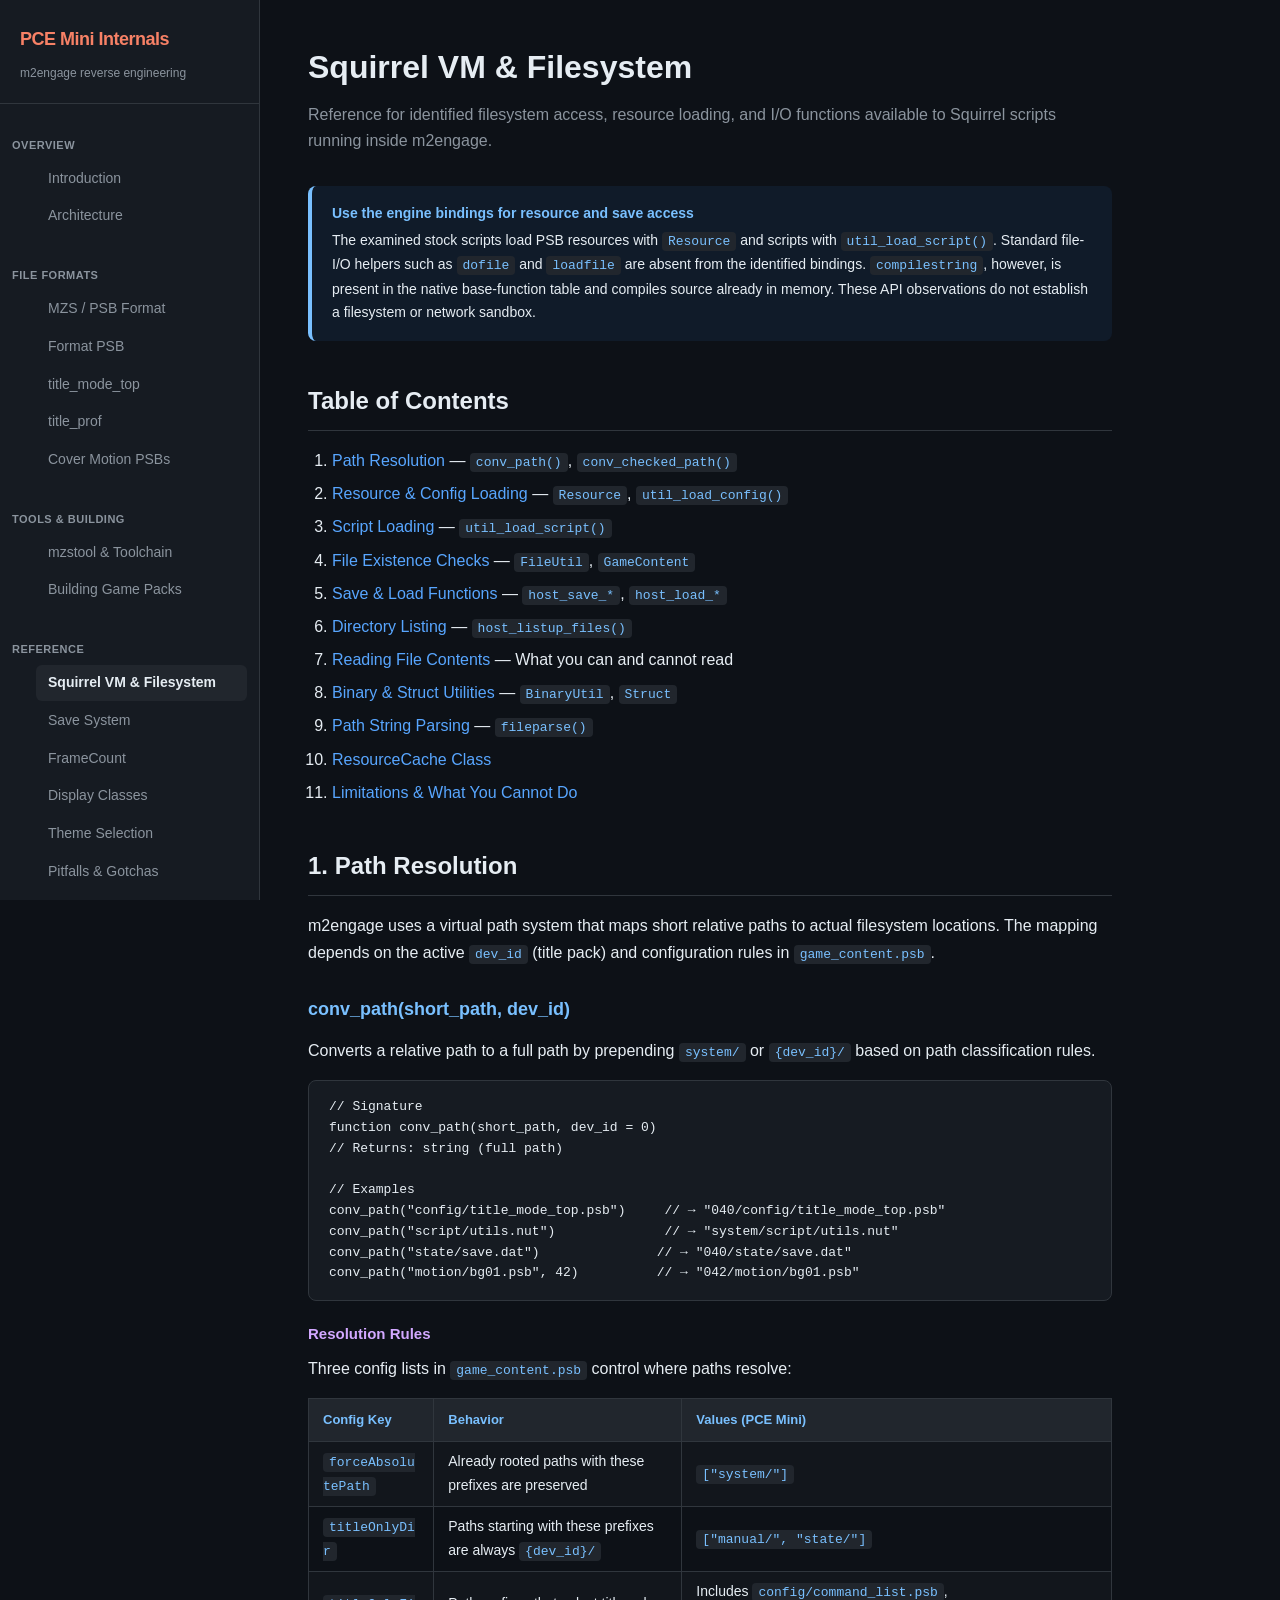
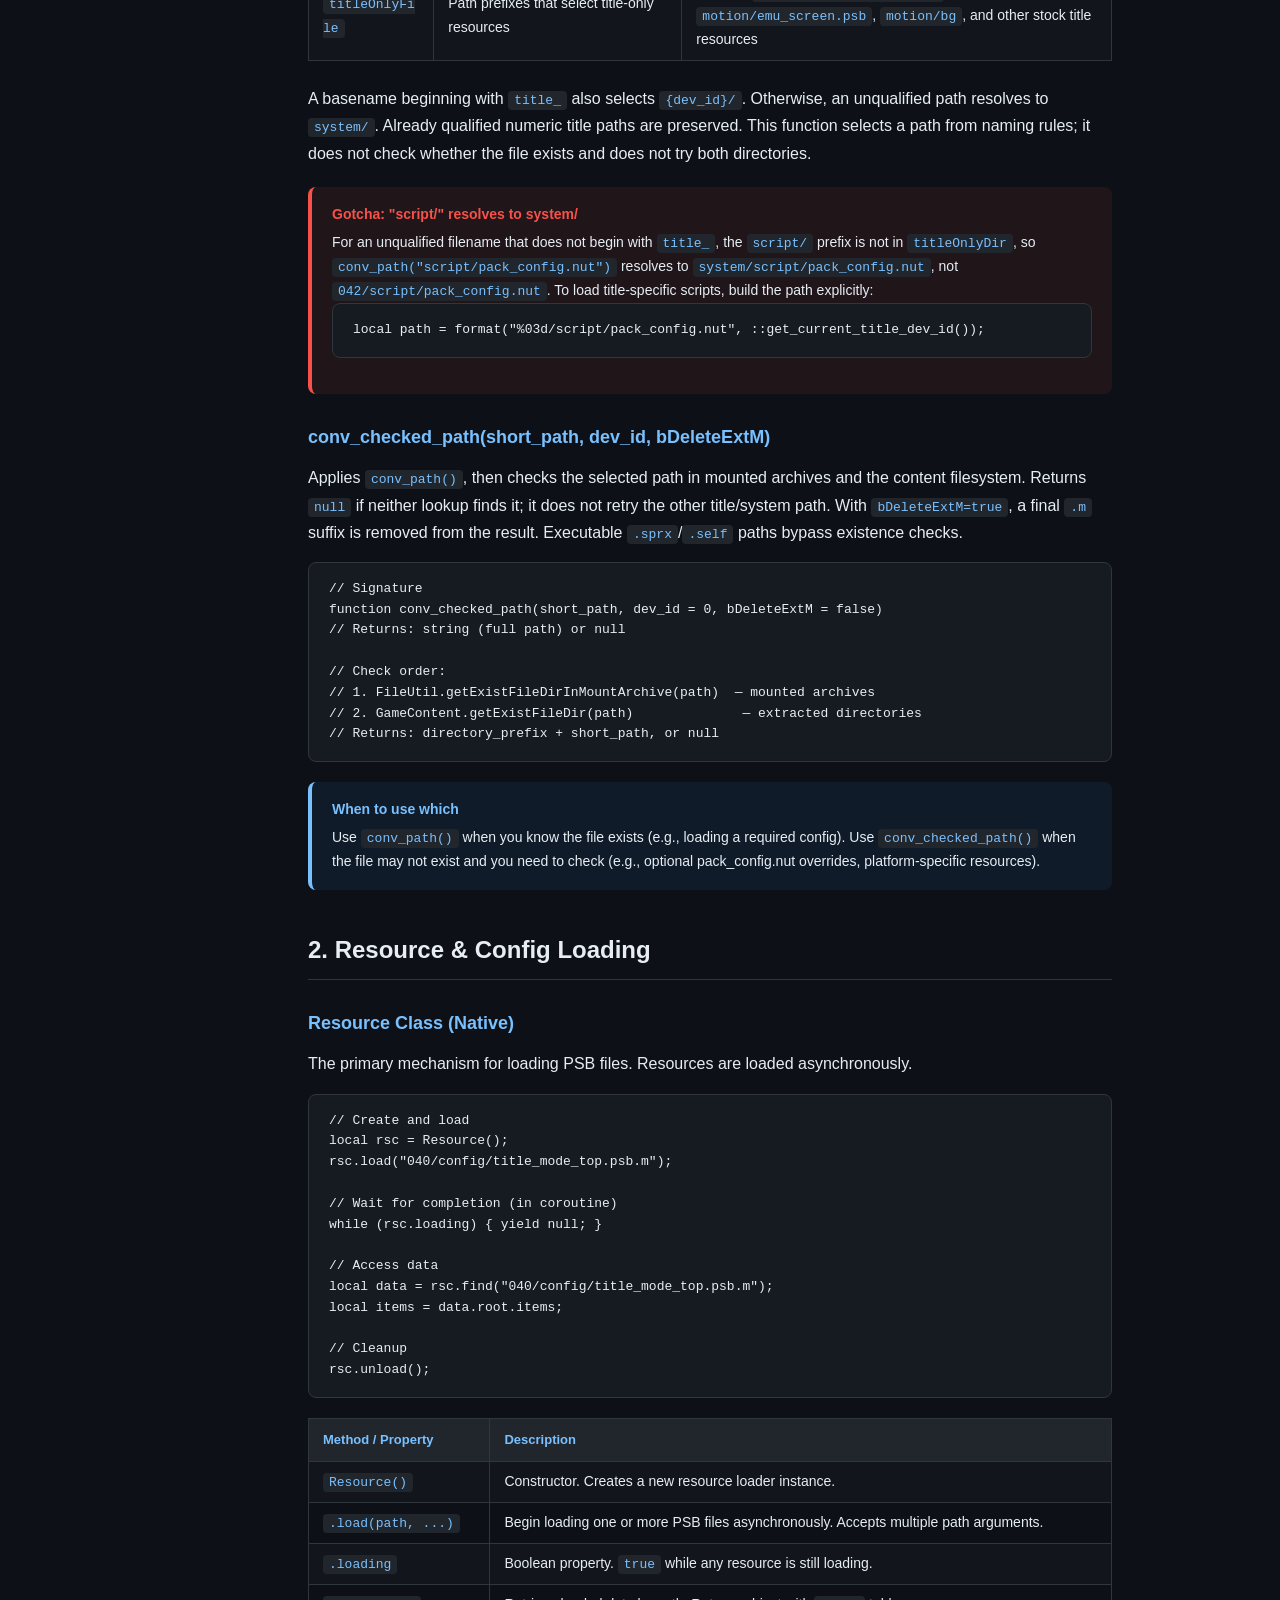
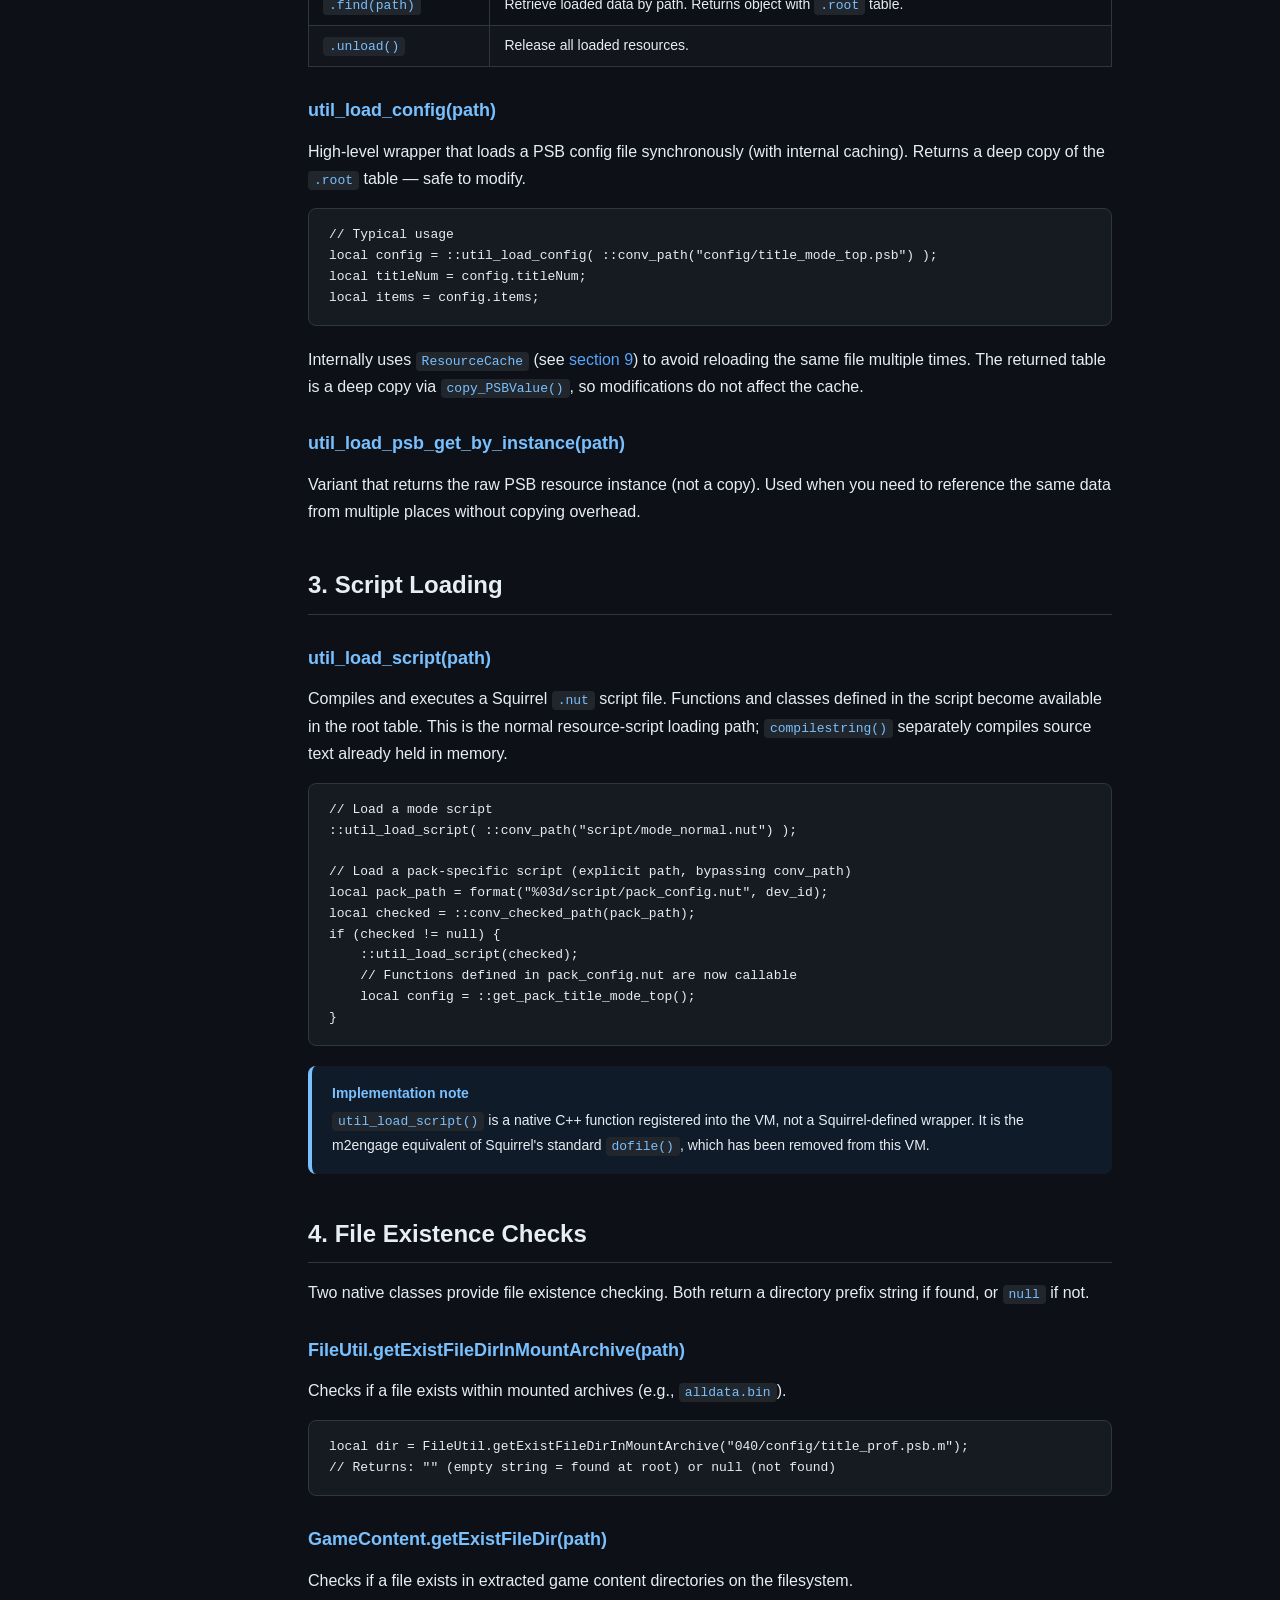
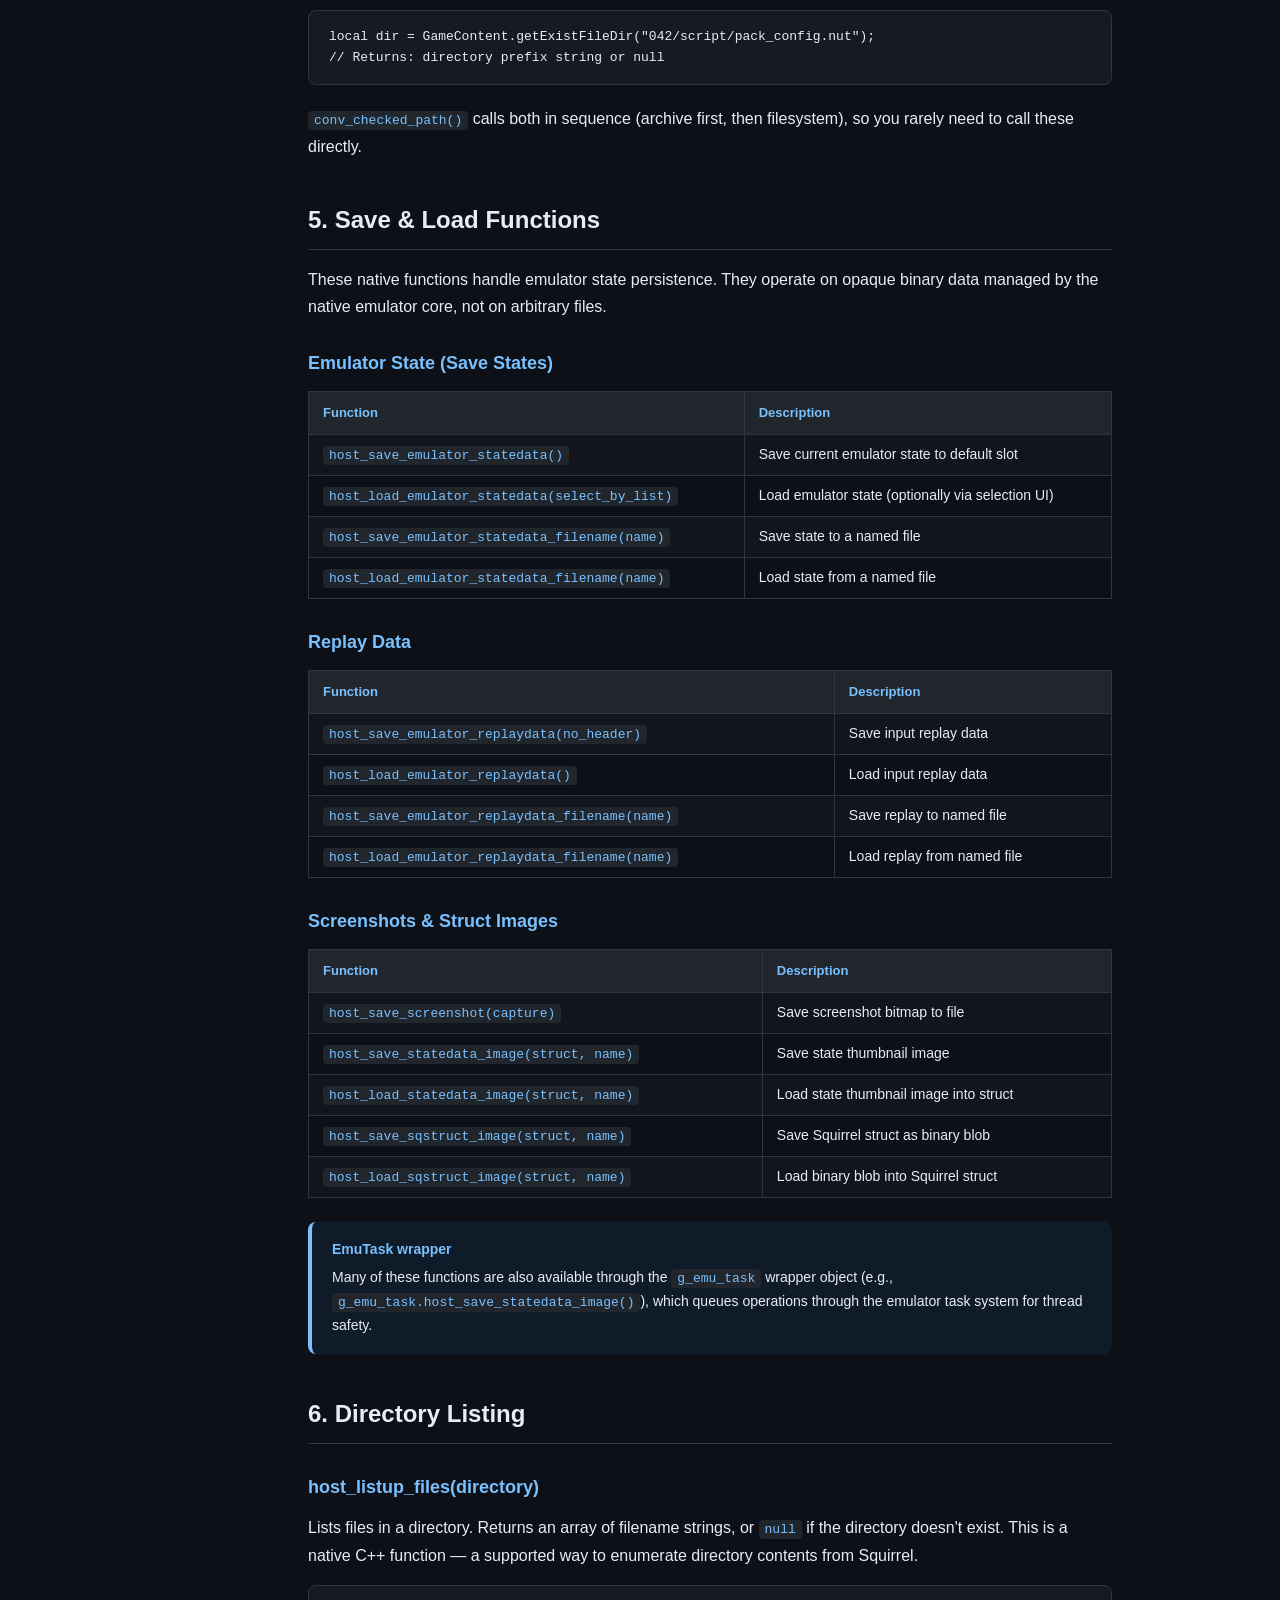
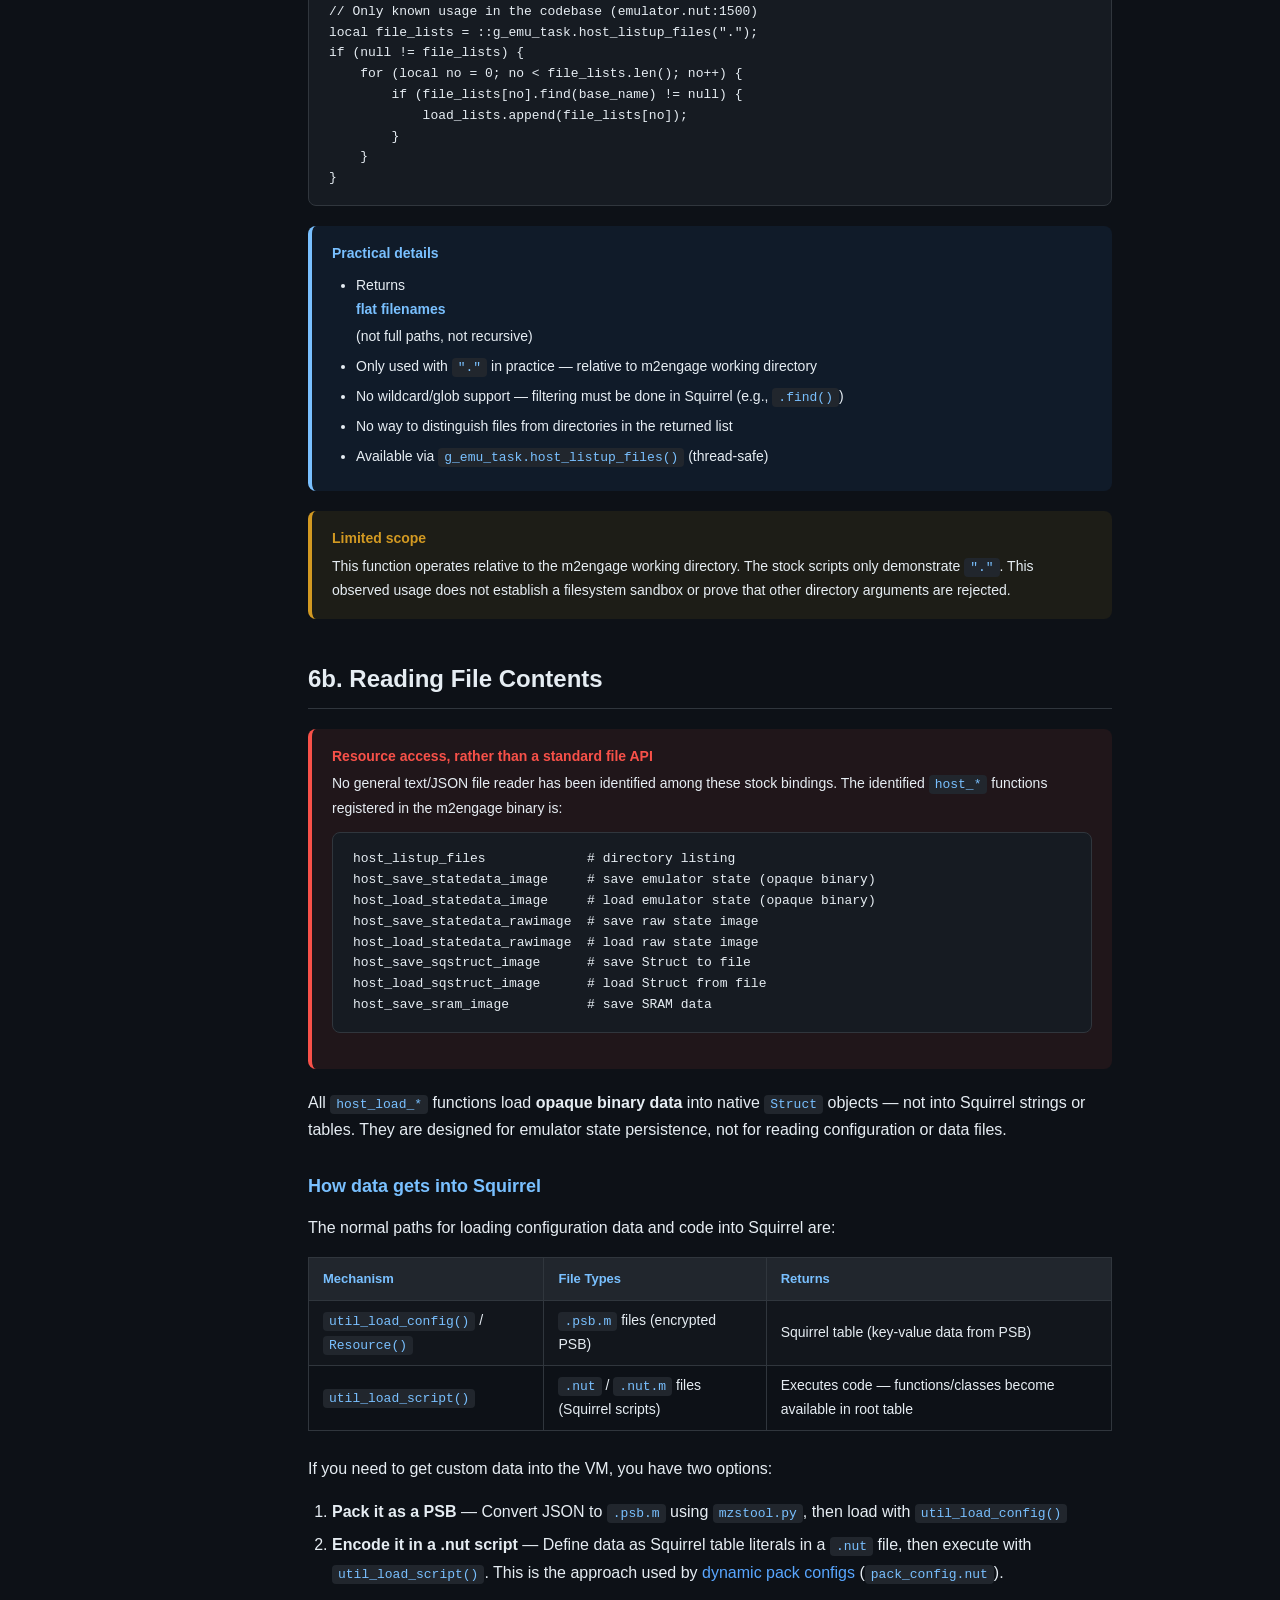
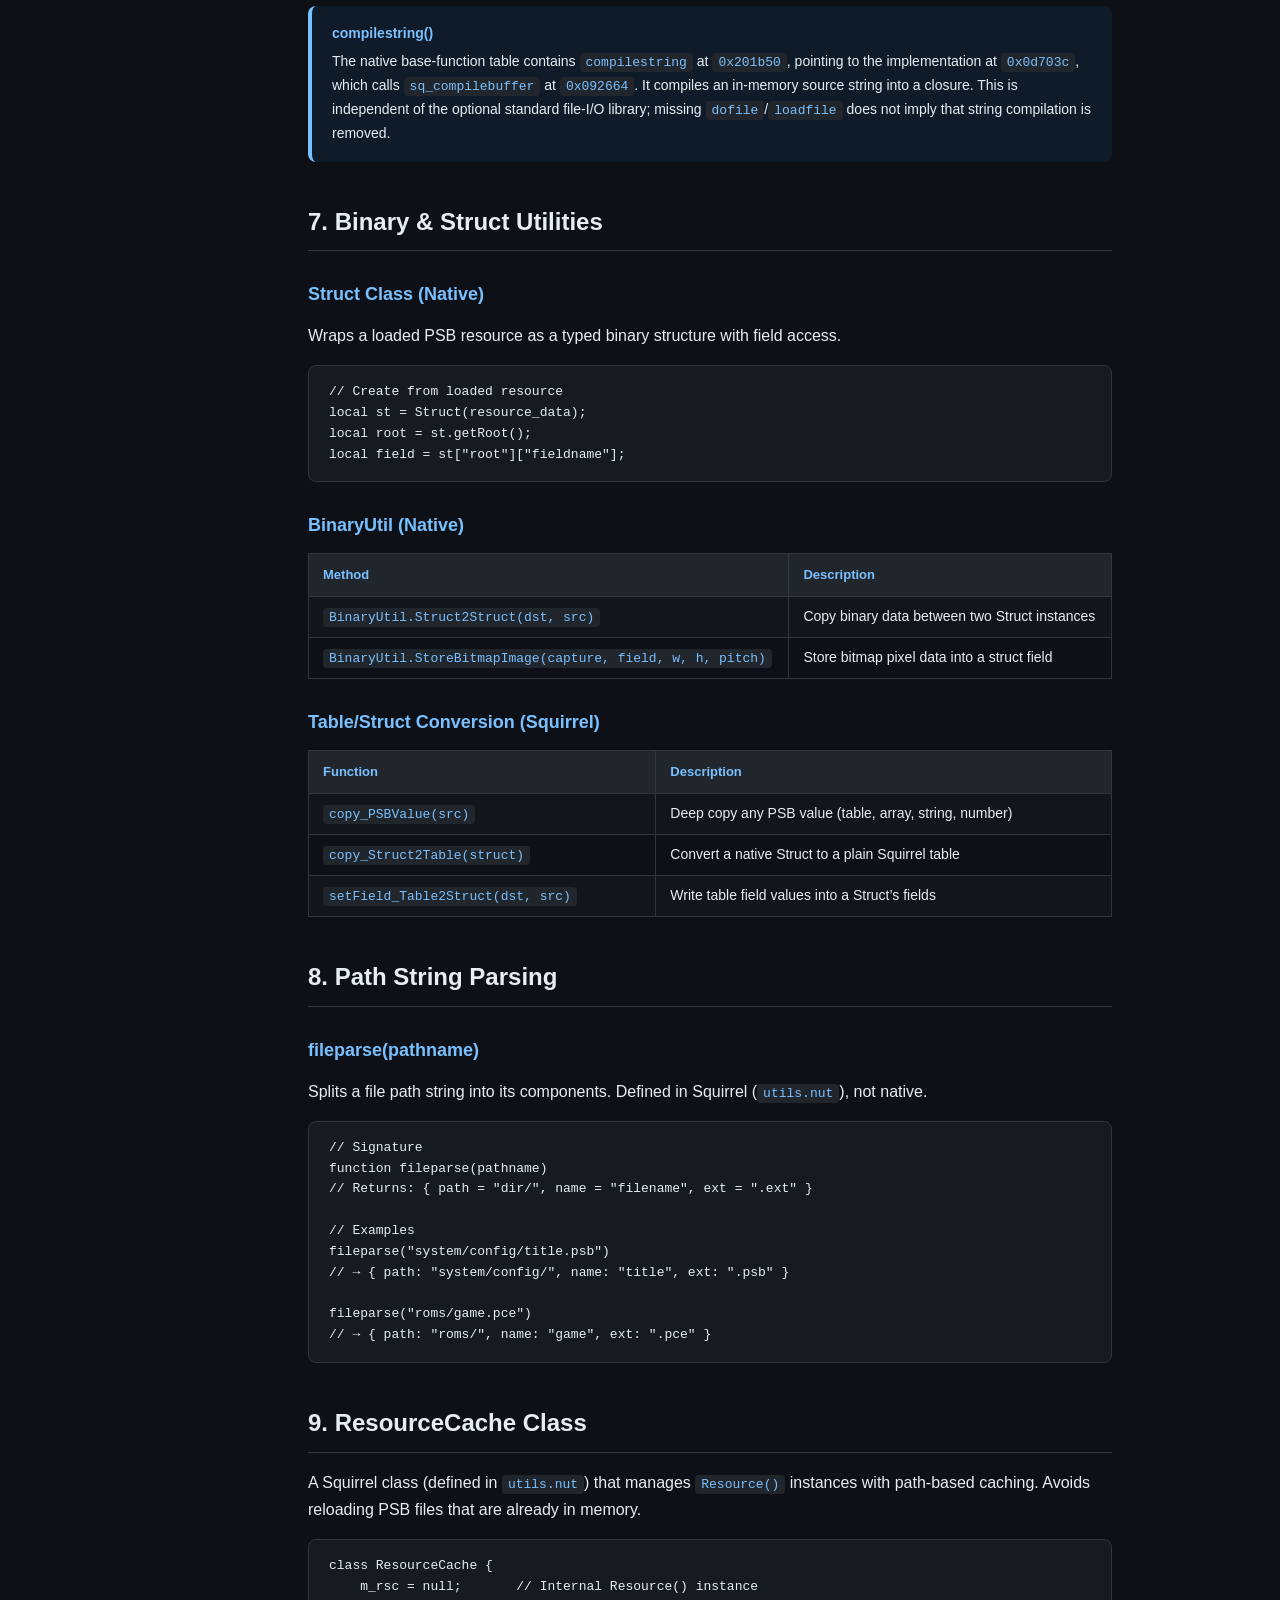
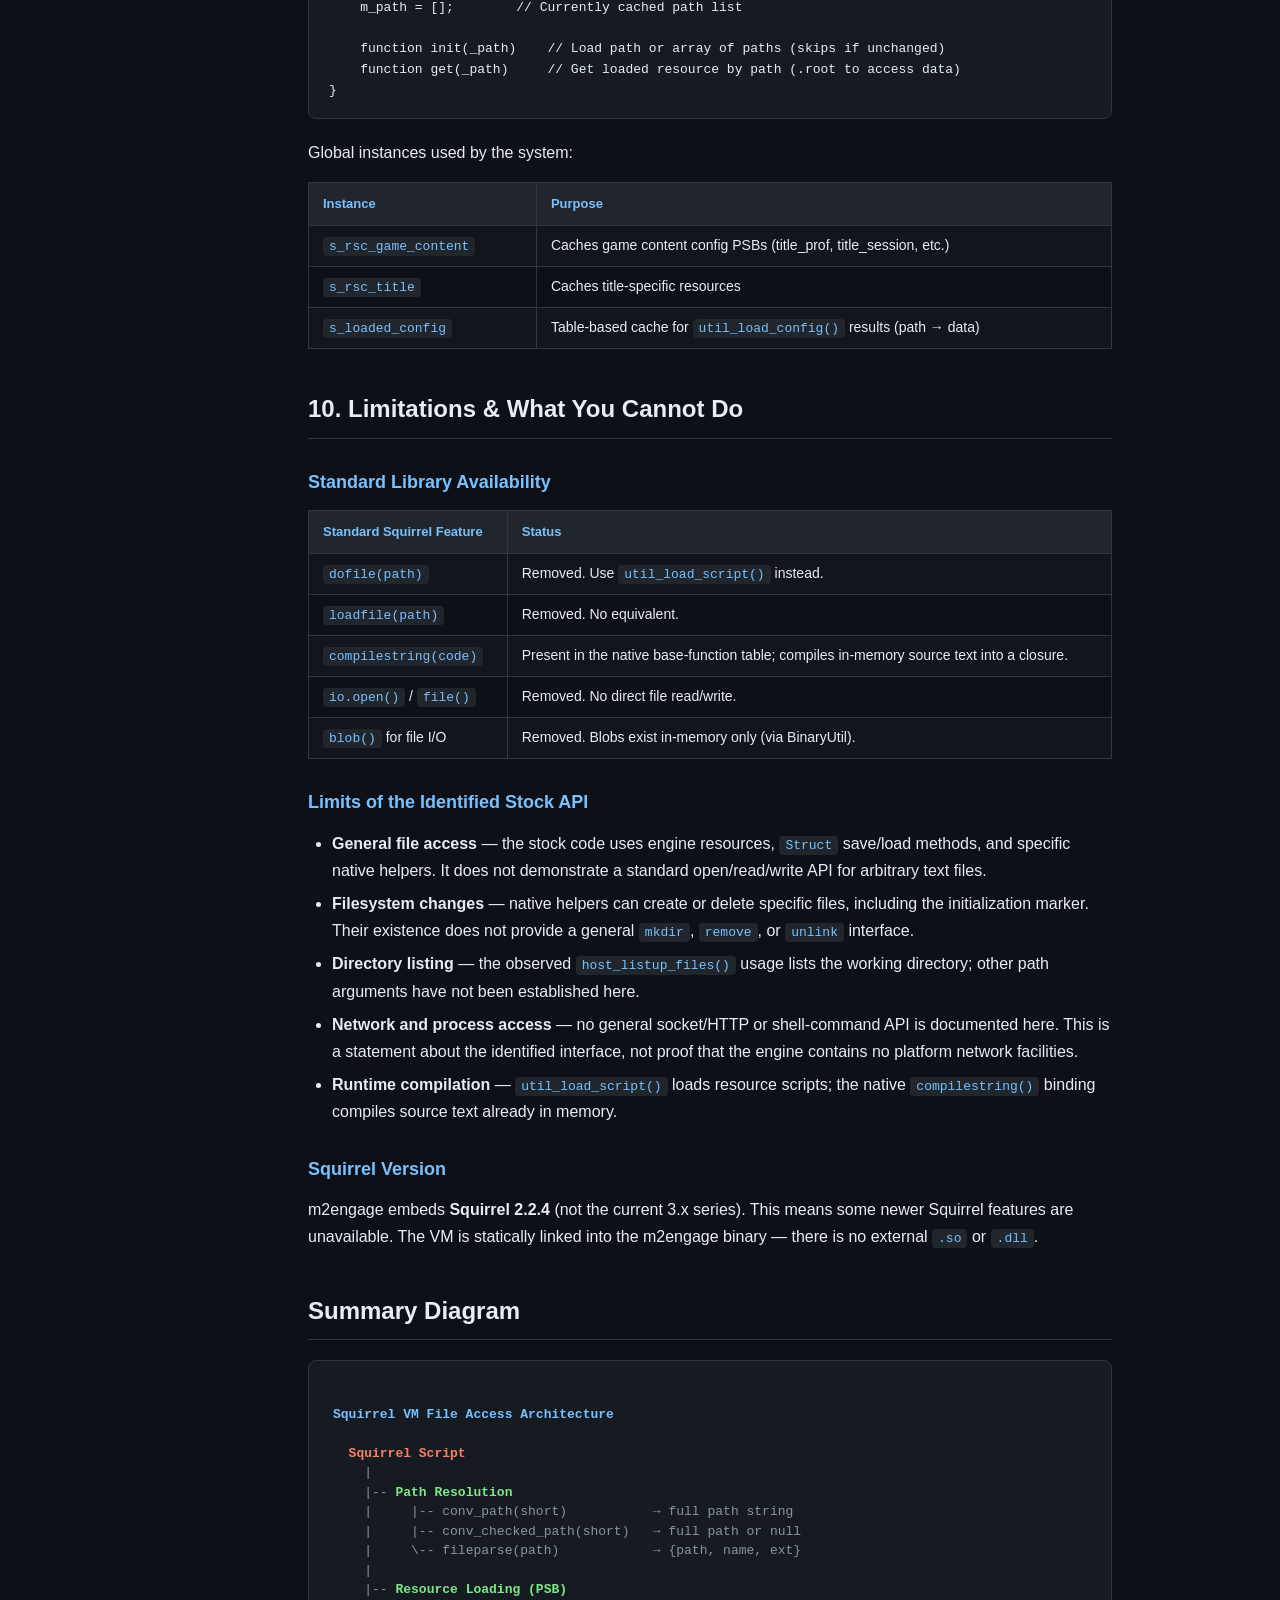
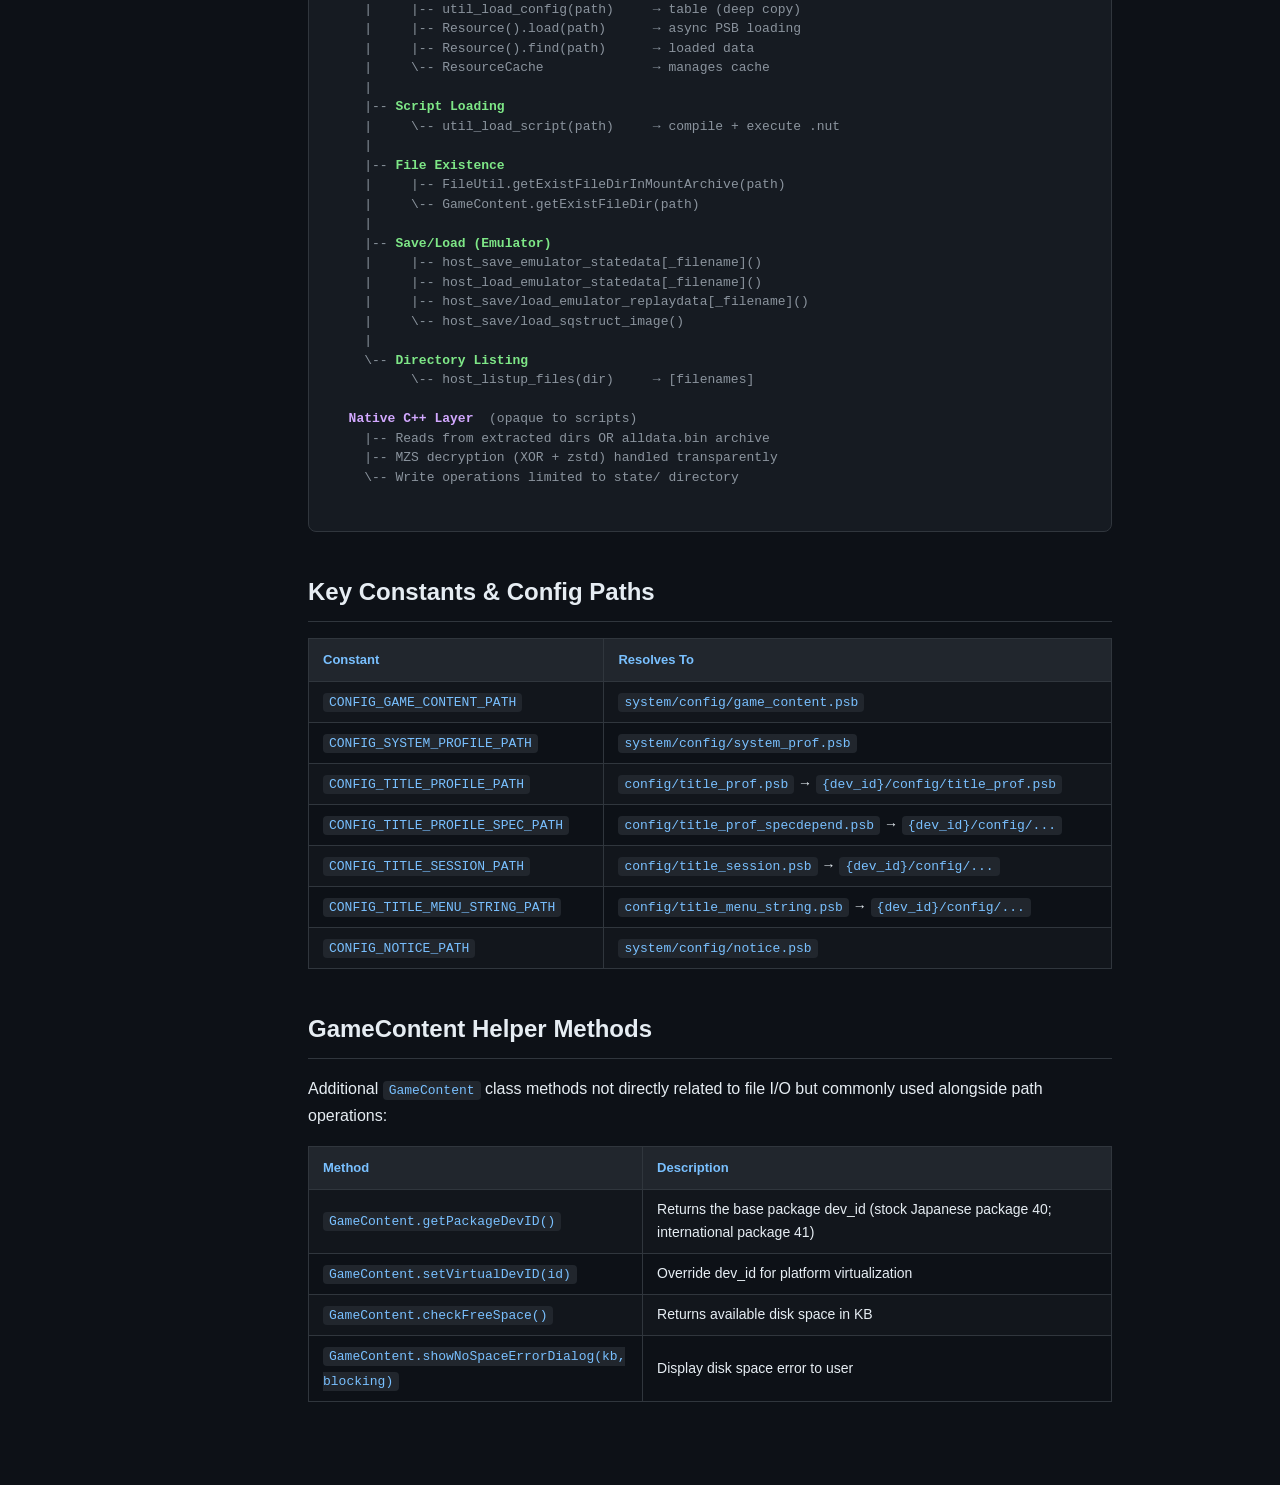
<file: squirrel-vm.html>
<!DOCTYPE html>
<html lang="en">
<head>
  <meta charset="UTF-8">
  <meta name="viewport" content="width=device-width, initial-scale=1.0">
  <title>Squirrel VM &amp; Filesystem - PCE Mini Internals</title>
  <link rel="stylesheet" href="style.css">
</head>
<body>
  <nav>
    <div class="logo">
      <h1>PCE Mini Internals</h1>
      <div class="subtitle">m2engage reverse engineering</div>
    </div>
    <div class="section-label">Overview</div>
    <ul>
      <li><a href="index.html">Introduction</a></li>
      <li><a href="architecture.html">Architecture</a></li>
    </ul>
    <div class="section-label">File Formats</div>
    <ul>
      <li><a href="mzs-format.html">MZS / PSB Format</a></li>
      <li><a href="psb-format.html">Format PSB</a></li>
      <li><a href="title-mode-top.html">title_mode_top</a></li>
      <li><a href="title-prof.html">title_prof</a></li>
      <li><a href="cover-motion.html">Cover Motion PSBs</a></li>
    </ul>
    <div class="section-label">Tools &amp; Building</div>
    <ul>
      <li><a href="tools.html">mzstool &amp; Toolchain</a></li>
      <li><a href="building.html">Building Game Packs</a></li>
    </ul>
    <div class="section-label">Reference</div>
    <ul>
      <li><a href="squirrel-vm.html" class="active">Squirrel VM &amp; Filesystem</a></li>
      <li><a href="save-system.html">Save System</a></li>
      <li><a href="framecount.html">FrameCount</a></li>
      <li><a href="display-classes.html">Display Classes</a></li>
      <li><a href="theme.html">Theme Selection</a></li>
      <li><a href="pitfalls.html">Pitfalls &amp; Gotchas</a></li>
    </ul>
  </nav>

  <main>
    <h1>Squirrel VM &amp; Filesystem</h1>
    <p class="page-desc">
      Reference for identified filesystem access, resource loading, and I/O functions
      available to Squirrel scripts running inside m2engage.
    </p>

    <div class="box box-info">
      <strong>Use the engine bindings for resource and save access</strong>
      The examined stock scripts load PSB resources with <code>Resource</code> and scripts with
      <code>util_load_script()</code>. Standard file-I/O helpers such as <code>dofile</code> and
      <code>loadfile</code> are absent from the identified bindings. <code>compilestring</code>,
      however, is present in the native base-function table and compiles source already in memory.
      These API observations do not establish a filesystem or network sandbox.
    </div>

    <h2>Table of Contents</h2>
    <ol>
      <li><a href="#path-resolution">Path Resolution</a> &mdash; <code>conv_path()</code>, <code>conv_checked_path()</code></li>
      <li><a href="#resource-loading">Resource &amp; Config Loading</a> &mdash; <code>Resource</code>, <code>util_load_config()</code></li>
      <li><a href="#script-loading">Script Loading</a> &mdash; <code>util_load_script()</code></li>
      <li><a href="#file-existence">File Existence Checks</a> &mdash; <code>FileUtil</code>, <code>GameContent</code></li>
      <li><a href="#save-load">Save &amp; Load Functions</a> &mdash; <code>host_save_*</code>, <code>host_load_*</code></li>
      <li><a href="#directory-listing">Directory Listing</a> &mdash; <code>host_listup_files()</code></li>
      <li><a href="#no-file-reading">Reading File Contents</a> &mdash; What you can and cannot read</li>
      <li><a href="#binary-util">Binary &amp; Struct Utilities</a> &mdash; <code>BinaryUtil</code>, <code>Struct</code></li>
      <li><a href="#path-parsing">Path String Parsing</a> &mdash; <code>fileparse()</code></li>
      <li><a href="#resource-cache">ResourceCache Class</a></li>
      <li><a href="#limitations">Limitations &amp; What You Cannot Do</a></li>
    </ol>

    <!-- ============================================================ -->
    <h2 id="path-resolution">1. Path Resolution</h2>
    <p>
      m2engage uses a virtual path system that maps short relative paths to actual
      filesystem locations. The mapping depends on the active <code>dev_id</code>
      (title pack) and configuration rules in <code>game_content.psb</code>.
    </p>

    <h3>conv_path(short_path, dev_id)</h3>
    <p>
      Converts a relative path to a full path by prepending <code>system/</code>
      or <code>{dev_id}/</code> based on path classification rules.
    </p>
    <pre><code>// Signature
function conv_path(short_path, dev_id = 0)
// Returns: string (full path)

// Examples
conv_path("config/title_mode_top.psb")     // &rarr; "040/config/title_mode_top.psb"
conv_path("script/utils.nut")              // &rarr; "system/script/utils.nut"
conv_path("state/save.dat")               // &rarr; "040/state/save.dat"
conv_path("motion/bg01.psb", 42)          // &rarr; "042/motion/bg01.psb"</code></pre>

    <h4>Resolution Rules</h4>
    <p>
      Three config lists in <code>game_content.psb</code> control where paths resolve:
    </p>
    <table>
      <tr>
        <th>Config Key</th>
        <th>Behavior</th>
        <th>Values (PCE Mini)</th>
      </tr>
      <tr>
        <td><code>forceAbsolutePath</code></td>
        <td>Already rooted paths with these prefixes are preserved</td>
        <td><code>["system/"]</code></td>
      </tr>
      <tr>
        <td><code>titleOnlyDir</code></td>
        <td>Paths starting with these prefixes are always <code>{dev_id}/</code></td>
        <td><code>["manual/", "state/"]</code></td>
      </tr>
      <tr>
        <td><code>titleOnlyFile</code></td>
        <td>Path prefixes that select title-only resources</td>
        <td>Includes <code>config/command_list.psb</code>, <code>motion/emu_screen.psb</code>, <code>motion/bg</code>, and other stock title resources</td>
      </tr>
    </table>
    <p>
      A basename beginning with <code>title_</code> also selects <code>{dev_id}/</code>. Otherwise, an unqualified path resolves to <code>system/</code>. Already qualified numeric title paths are preserved. This function selects a path from naming rules; it does not check whether the file exists and does not try both directories.
    </p>

    <div class="box box-danger">
      <strong>Gotcha: "script/" resolves to system/</strong>
      For an unqualified filename that does not begin with <code>title_</code>, the <code>script/</code> prefix is not in <code>titleOnlyDir</code>, so
      <code>conv_path("script/pack_config.nut")</code> resolves to
      <code>system/script/pack_config.nut</code>, not <code>042/script/pack_config.nut</code>.
      To load title-specific scripts, build the path explicitly:
      <pre><code>local path = format("%03d/script/pack_config.nut", ::get_current_title_dev_id());</code></pre>
    </div>

    <h3>conv_checked_path(short_path, dev_id, bDeleteExtM)</h3>
    <p>
      Applies <code>conv_path()</code>, then checks the selected path in mounted archives and the content filesystem. Returns <code>null</code> if neither lookup finds it; it does not retry the other title/system path. With <code>bDeleteExtM=true</code>, a final <code>.m</code> suffix is removed from the result. Executable <code>.sprx</code>/<code>.self</code> paths bypass existence checks.
    </p>
    <pre><code>// Signature
function conv_checked_path(short_path, dev_id = 0, bDeleteExtM = false)
// Returns: string (full path) or null

// Check order:
// 1. FileUtil.getExistFileDirInMountArchive(path)  &mdash; mounted archives
// 2. GameContent.getExistFileDir(path)              &mdash; extracted directories
// Returns: directory_prefix + short_path, or null</code></pre>

    <div class="box box-info">
      <strong>When to use which</strong>
      Use <code>conv_path()</code> when you know the file exists (e.g., loading a required config).
      Use <code>conv_checked_path()</code> when the file may not exist and you need to check
      (e.g., optional pack_config.nut overrides, platform-specific resources).
    </div>

    <!-- ============================================================ -->
    <h2 id="resource-loading">2. Resource &amp; Config Loading</h2>

    <h3>Resource Class (Native)</h3>
    <p>
      The primary mechanism for loading PSB files. Resources are loaded asynchronously.
    </p>
    <pre><code>// Create and load
local rsc = Resource();
rsc.load("040/config/title_mode_top.psb.m");

// Wait for completion (in coroutine)
while (rsc.loading) { yield null; }

// Access data
local data = rsc.find("040/config/title_mode_top.psb.m");
local items = data.root.items;

// Cleanup
rsc.unload();</code></pre>

    <table>
      <tr><th>Method / Property</th><th>Description</th></tr>
      <tr>
        <td><code>Resource()</code></td>
        <td>Constructor. Creates a new resource loader instance.</td>
      </tr>
      <tr>
        <td><code>.load(path, ...)</code></td>
        <td>Begin loading one or more PSB files asynchronously. Accepts multiple path arguments.</td>
      </tr>
      <tr>
        <td><code>.loading</code></td>
        <td>Boolean property. <code>true</code> while any resource is still loading.</td>
      </tr>
      <tr>
        <td><code>.find(path)</code></td>
        <td>Retrieve loaded data by path. Returns object with <code>.root</code> table.</td>
      </tr>
      <tr>
        <td><code>.unload()</code></td>
        <td>Release all loaded resources.</td>
      </tr>
    </table>

    <h3>util_load_config(path)</h3>
    <p>
      High-level wrapper that loads a PSB config file synchronously (with internal caching).
      Returns a deep copy of the <code>.root</code> table &mdash; safe to modify.
    </p>
    <pre><code>// Typical usage
local config = ::util_load_config( ::conv_path("config/title_mode_top.psb") );
local titleNum = config.titleNum;
local items = config.items;</code></pre>
    <p>
      Internally uses <code>ResourceCache</code> (see <a href="#resource-cache">section 9</a>)
      to avoid reloading the same file multiple times. The returned table is a deep copy via
      <code>copy_PSBValue()</code>, so modifications do not affect the cache.
    </p>

    <h3>util_load_psb_get_by_instance(path)</h3>
    <p>
      Variant that returns the raw PSB resource instance (not a copy). Used when you need
      to reference the same data from multiple places without copying overhead.
    </p>

    <!-- ============================================================ -->
    <h2 id="script-loading">3. Script Loading</h2>

    <h3>util_load_script(path)</h3>
    <p>
      Compiles and executes a Squirrel <code>.nut</code> script file. Functions and classes
      defined in the script become available in the root table. This is the normal resource-script loading path; <code>compilestring()</code> separately compiles source text already held in memory.
    </p>
    <pre><code>// Load a mode script
::util_load_script( ::conv_path("script/mode_normal.nut") );

// Load a pack-specific script (explicit path, bypassing conv_path)
local pack_path = format("%03d/script/pack_config.nut", dev_id);
local checked = ::conv_checked_path(pack_path);
if (checked != null) {
    ::util_load_script(checked);
    // Functions defined in pack_config.nut are now callable
    local config = ::get_pack_title_mode_top();
}</code></pre>

    <div class="box box-info">
      <strong>Implementation note</strong>
      <code>util_load_script()</code> is a native C++ function registered into the VM,
      not a Squirrel-defined wrapper. It is the m2engage equivalent of Squirrel's
      standard <code>dofile()</code>, which has been removed from this VM.
    </div>

    <!-- ============================================================ -->
    <h2 id="file-existence">4. File Existence Checks</h2>
    <p>
      Two native classes provide file existence checking. Both return a directory prefix
      string if found, or <code>null</code> if not.
    </p>

    <h3>FileUtil.getExistFileDirInMountArchive(path)</h3>
    <p>
      Checks if a file exists within mounted archives (e.g., <code>alldata.bin</code>).
    </p>
    <pre><code>local dir = FileUtil.getExistFileDirInMountArchive("040/config/title_prof.psb.m");
// Returns: "" (empty string = found at root) or null (not found)</code></pre>

    <h3>GameContent.getExistFileDir(path)</h3>
    <p>
      Checks if a file exists in extracted game content directories on the filesystem.
    </p>
    <pre><code>local dir = GameContent.getExistFileDir("042/script/pack_config.nut");
// Returns: directory prefix string or null</code></pre>

    <p>
      <code>conv_checked_path()</code> calls both in sequence (archive first, then filesystem),
      so you rarely need to call these directly.
    </p>

    <!-- ============================================================ -->
    <h2 id="save-load">5. Save &amp; Load Functions</h2>
    <p>
      These native functions handle emulator state persistence. They operate on
      opaque binary data managed by the native emulator core, not on arbitrary files.
    </p>

    <h3>Emulator State (Save States)</h3>
    <table>
      <tr><th>Function</th><th>Description</th></tr>
      <tr>
        <td><code>host_save_emulator_statedata()</code></td>
        <td>Save current emulator state to default slot</td>
      </tr>
      <tr>
        <td><code>host_load_emulator_statedata(select_by_list)</code></td>
        <td>Load emulator state (optionally via selection UI)</td>
      </tr>
      <tr>
        <td><code>host_save_emulator_statedata_filename(name)</code></td>
        <td>Save state to a named file</td>
      </tr>
      <tr>
        <td><code>host_load_emulator_statedata_filename(name)</code></td>
        <td>Load state from a named file</td>
      </tr>
    </table>

    <h3>Replay Data</h3>
    <table>
      <tr><th>Function</th><th>Description</th></tr>
      <tr>
        <td><code>host_save_emulator_replaydata(no_header)</code></td>
        <td>Save input replay data</td>
      </tr>
      <tr>
        <td><code>host_load_emulator_replaydata()</code></td>
        <td>Load input replay data</td>
      </tr>
      <tr>
        <td><code>host_save_emulator_replaydata_filename(name)</code></td>
        <td>Save replay to named file</td>
      </tr>
      <tr>
        <td><code>host_load_emulator_replaydata_filename(name)</code></td>
        <td>Load replay from named file</td>
      </tr>
    </table>

    <h3>Screenshots &amp; Struct Images</h3>
    <table>
      <tr><th>Function</th><th>Description</th></tr>
      <tr>
        <td><code>host_save_screenshot(capture)</code></td>
        <td>Save screenshot bitmap to file</td>
      </tr>
      <tr>
        <td><code>host_save_statedata_image(struct, name)</code></td>
        <td>Save state thumbnail image</td>
      </tr>
      <tr>
        <td><code>host_load_statedata_image(struct, name)</code></td>
        <td>Load state thumbnail image into struct</td>
      </tr>
      <tr>
        <td><code>host_save_sqstruct_image(struct, name)</code></td>
        <td>Save Squirrel struct as binary blob</td>
      </tr>
      <tr>
        <td><code>host_load_sqstruct_image(struct, name)</code></td>
        <td>Load binary blob into Squirrel struct</td>
      </tr>
    </table>

    <div class="box box-info">
      <strong>EmuTask wrapper</strong>
      Many of these functions are also available through the <code>g_emu_task</code>
      wrapper object (e.g., <code>g_emu_task.host_save_statedata_image()</code>),
      which queues operations through the emulator task system for thread safety.
    </div>

    <!-- ============================================================ -->
    <h2 id="directory-listing">6. Directory Listing</h2>

    <h3>host_listup_files(directory)</h3>
    <p>
      Lists files in a directory. Returns an array of filename strings, or <code>null</code>
      if the directory doesn't exist. This is a native C++ function &mdash; a supported way to enumerate directory contents from Squirrel.
    </p>
    <pre><code>// Only known usage in the codebase (emulator.nut:1500)
local file_lists = ::g_emu_task.host_listup_files(".");
if (null != file_lists) {
    for (local no = 0; no &lt; file_lists.len(); no++) {
        if (file_lists[no].find(base_name) != null) {
            load_lists.append(file_lists[no]);
        }
    }
}</code></pre>

    <div class="box box-info">
      <strong>Practical details</strong>
      <ul style="margin-top:8px; margin-bottom:0">
        <li>Returns <strong>flat filenames</strong> (not full paths, not recursive)</li>
        <li>Only used with <code>"."</code> in practice &mdash; relative to m2engage working directory</li>
        <li>No wildcard/glob support &mdash; filtering must be done in Squirrel (e.g., <code>.find()</code>)</li>
        <li>No way to distinguish files from directories in the returned list</li>
        <li>Available via <code>g_emu_task.host_listup_files()</code> (thread-safe)</li>
      </ul>
    </div>

    <div class="box box-warning">
      <strong>Limited scope</strong>
      This function operates relative to the m2engage working directory.
      The stock scripts only demonstrate <code>"."</code>. This observed usage does not establish a filesystem sandbox or prove that other directory arguments are rejected.
    </div>

    <!-- ============================================================ -->
    <h2 id="no-file-reading">6b. Reading File Contents</h2>

    <div class="box box-danger">
      <strong>Resource access, rather than a standard file API</strong>
      No general text/JSON file reader has been identified among these stock bindings. The identified
      <code>host_*</code> functions registered in the m2engage binary is:
      <pre style="margin-top:12px"><code>host_listup_files             # directory listing
host_save_statedata_image     # save emulator state (opaque binary)
host_load_statedata_image     # load emulator state (opaque binary)
host_save_statedata_rawimage  # save raw state image
host_load_statedata_rawimage  # load raw state image
host_save_sqstruct_image      # save Struct to file
host_load_sqstruct_image      # load Struct from file
host_save_sram_image          # save SRAM data</code></pre>
    </div>

    <p>
      All <code>host_load_*</code> functions load <strong>opaque binary data</strong>
      into native <code>Struct</code> objects &mdash; not into Squirrel strings or tables.
      They are designed for emulator state persistence, not for reading configuration
      or data files.
    </p>

    <h3>How data gets into Squirrel</h3>
    <p>
      The normal paths for loading configuration data and code into Squirrel are:
    </p>
    <table>
      <tr><th>Mechanism</th><th>File Types</th><th>Returns</th></tr>
      <tr>
        <td><code>util_load_config()</code> / <code>Resource()</code></td>
        <td><code>.psb.m</code> files (encrypted PSB)</td>
        <td>Squirrel table (key-value data from PSB)</td>
      </tr>
      <tr>
        <td><code>util_load_script()</code></td>
        <td><code>.nut</code> / <code>.nut.m</code> files (Squirrel scripts)</td>
        <td>Executes code &mdash; functions/classes become available in root table</td>
      </tr>
    </table>

    <p>
      If you need to get custom data into the VM, you have two options:
    </p>
    <ol>
      <li><strong>Pack it as a PSB</strong> &mdash; Convert JSON to <code>.psb.m</code> using
          <code>mzstool.py</code>, then load with <code>util_load_config()</code></li>
      <li><strong>Encode it in a .nut script</strong> &mdash; Define data as Squirrel table
          literals in a <code>.nut</code> file, then execute with <code>util_load_script()</code>.
          This is the approach used by <a href="building.html">dynamic pack configs</a>
          (<code>pack_config.nut</code>).</li>
    </ol>

    <div class="box box-info">
      <strong>compilestring()</strong>
      The native base-function table contains <code>compilestring</code> at <code>0x201b50</code>, pointing to the implementation at <code>0x0d703c</code>, which calls <code>sq_compilebuffer</code> at <code>0x092664</code>. It compiles an in-memory source string into a closure. This is independent of the optional standard file-I/O library; missing <code>dofile</code>/<code>loadfile</code> does not imply that string compilation is removed.
    </div>

    <!-- ============================================================ -->
    <h2 id="binary-util">7. Binary &amp; Struct Utilities</h2>

    <h3>Struct Class (Native)</h3>
    <p>
      Wraps a loaded PSB resource as a typed binary structure with field access.
    </p>
    <pre><code>// Create from loaded resource
local st = Struct(resource_data);
local root = st.getRoot();
local field = st["root"]["fieldname"];</code></pre>

    <h3>BinaryUtil (Native)</h3>
    <table>
      <tr><th>Method</th><th>Description</th></tr>
      <tr>
        <td><code>BinaryUtil.Struct2Struct(dst, src)</code></td>
        <td>Copy binary data between two Struct instances</td>
      </tr>
      <tr>
        <td><code>BinaryUtil.StoreBitmapImage(capture, field, w, h, pitch)</code></td>
        <td>Store bitmap pixel data into a struct field</td>
      </tr>
    </table>

    <h3>Table/Struct Conversion (Squirrel)</h3>
    <table>
      <tr><th>Function</th><th>Description</th></tr>
      <tr>
        <td><code>copy_PSBValue(src)</code></td>
        <td>Deep copy any PSB value (table, array, string, number)</td>
      </tr>
      <tr>
        <td><code>copy_Struct2Table(struct)</code></td>
        <td>Convert a native Struct to a plain Squirrel table</td>
      </tr>
      <tr>
        <td><code>setField_Table2Struct(dst, src)</code></td>
        <td>Write table field values into a Struct&rsquo;s fields</td>
      </tr>
    </table>

    <!-- ============================================================ -->
    <h2 id="path-parsing">8. Path String Parsing</h2>

    <h3>fileparse(pathname)</h3>
    <p>
      Splits a file path string into its components. Defined in Squirrel
      (<code>utils.nut</code>), not native.
    </p>
    <pre><code>// Signature
function fileparse(pathname)
// Returns: { path = "dir/", name = "filename", ext = ".ext" }

// Examples
fileparse("system/config/title.psb")
// &rarr; { path: "system/config/", name: "title", ext: ".psb" }

fileparse("roms/game.pce")
// &rarr; { path: "roms/", name: "game", ext: ".pce" }</code></pre>

    <!-- ============================================================ -->
    <h2 id="resource-cache">9. ResourceCache Class</h2>
    <p>
      A Squirrel class (defined in <code>utils.nut</code>) that manages
      <code>Resource()</code> instances with path-based caching. Avoids reloading
      PSB files that are already in memory.
    </p>
    <pre><code>class ResourceCache {
    m_rsc = null;       // Internal Resource() instance
    m_path = [];        // Currently cached path list

    function init(_path)    // Load path or array of paths (skips if unchanged)
    function get(_path)     // Get loaded resource by path (.root to access data)
}</code></pre>
    <p>
      Global instances used by the system:
    </p>
    <table>
      <tr><th>Instance</th><th>Purpose</th></tr>
      <tr>
        <td><code>s_rsc_game_content</code></td>
        <td>Caches game content config PSBs (title_prof, title_session, etc.)</td>
      </tr>
      <tr>
        <td><code>s_rsc_title</code></td>
        <td>Caches title-specific resources</td>
      </tr>
      <tr>
        <td><code>s_loaded_config</code></td>
        <td>Table-based cache for <code>util_load_config()</code> results (path &rarr; data)</td>
      </tr>
    </table>

    <!-- ============================================================ -->
    <h2 id="limitations">10. Limitations &amp; What You Cannot Do</h2>

    <h3>Standard Library Availability</h3>
    <table>
      <tr><th>Standard Squirrel Feature</th><th>Status</th></tr>
      <tr>
        <td><code>dofile(path)</code></td>
        <td>Removed. Use <code>util_load_script()</code> instead.</td>
      </tr>
      <tr>
        <td><code>loadfile(path)</code></td>
        <td>Removed. No equivalent.</td>
      </tr>
      <tr>
        <td><code>compilestring(code)</code></td>
        <td>Present in the native base-function table; compiles in-memory source text into a closure.</td>
      </tr>
      <tr>
        <td><code>io.open()</code> / <code>file()</code></td>
        <td>Removed. No direct file read/write.</td>
      </tr>
      <tr>
        <td><code>blob()</code> for file I/O</td>
        <td>Removed. Blobs exist in-memory only (via BinaryUtil).</td>
      </tr>
    </table>

    <h3>Limits of the Identified Stock API</h3>
    <ul>
      <li><strong>General file access</strong> &mdash; the stock code uses engine resources, <code>Struct</code> save/load methods, and specific native helpers. It does not demonstrate a standard open/read/write API for arbitrary text files.</li>
      <li><strong>Filesystem changes</strong> &mdash; native helpers can create or delete specific files, including the initialization marker. Their existence does not provide a general <code>mkdir</code>, <code>remove</code>, or <code>unlink</code> interface.</li>
      <li><strong>Directory listing</strong> &mdash; the observed <code>host_listup_files()</code> usage lists the working directory; other path arguments have not been established here.</li>
      <li><strong>Network and process access</strong> &mdash; no general socket/HTTP or shell-command API is documented here. This is a statement about the identified interface, not proof that the engine contains no platform network facilities.</li>
      <li><strong>Runtime compilation</strong> &mdash; <code>util_load_script()</code> loads resource scripts; the native <code>compilestring()</code> binding compiles source text already in memory.</li>
    </ul>

    <h3>Squirrel Version</h3>
    <p>
      m2engage embeds <strong>Squirrel 2.2.4</strong> (not the current 3.x series).
      This means some newer Squirrel features are unavailable. The VM is statically
      linked into the m2engage binary &mdash; there is no external <code>.so</code>
      or <code>.dll</code>.
    </p>

    <!-- ============================================================ -->
    <h2>Summary Diagram</h2>

    <div class="diagram">
<span class="hl-blue">Squirrel VM File Access Architecture</span>

  <span class="highlight">Squirrel Script</span>
    |
    |-- <span class="hl-green">Path Resolution</span>
    |     |-- conv_path(short)           &rarr; full path string
    |     |-- conv_checked_path(short)   &rarr; full path or null
    |     \-- fileparse(path)            &rarr; {path, name, ext}
    |
    |-- <span class="hl-green">Resource Loading (PSB)</span>
    |     |-- util_load_config(path)     &rarr; table (deep copy)
    |     |-- Resource().load(path)      &rarr; async PSB loading
    |     |-- Resource().find(path)      &rarr; loaded data
    |     \-- ResourceCache              &rarr; manages cache
    |
    |-- <span class="hl-green">Script Loading</span>
    |     \-- util_load_script(path)     &rarr; compile + execute .nut
    |
    |-- <span class="hl-green">File Existence</span>
    |     |-- FileUtil.getExistFileDirInMountArchive(path)
    |     \-- GameContent.getExistFileDir(path)
    |
    |-- <span class="hl-green">Save/Load (Emulator)</span>
    |     |-- host_save_emulator_statedata[_filename]()
    |     |-- host_load_emulator_statedata[_filename]()
    |     |-- host_save/load_emulator_replaydata[_filename]()
    |     \-- host_save/load_sqstruct_image()
    |
    \-- <span class="hl-green">Directory Listing</span>
          \-- host_listup_files(dir)     &rarr; [filenames]

  <span class="hl-purple">Native C++ Layer</span>  (opaque to scripts)
    |-- Reads from extracted dirs OR alldata.bin archive
    |-- MZS decryption (XOR + zstd) handled transparently
    \-- Write operations limited to state/ directory
    </div>

    <h2>Key Constants &amp; Config Paths</h2>
    <table>
      <tr><th>Constant</th><th>Resolves To</th></tr>
      <tr>
        <td><code>CONFIG_GAME_CONTENT_PATH</code></td>
        <td><code>system/config/game_content.psb</code></td>
      </tr>
      <tr>
        <td><code>CONFIG_SYSTEM_PROFILE_PATH</code></td>
        <td><code>system/config/system_prof.psb</code></td>
      </tr>
      <tr>
        <td><code>CONFIG_TITLE_PROFILE_PATH</code></td>
        <td><code>config/title_prof.psb</code> &rarr; <code>{dev_id}/config/title_prof.psb</code></td>
      </tr>
      <tr>
        <td><code>CONFIG_TITLE_PROFILE_SPEC_PATH</code></td>
        <td><code>config/title_prof_specdepend.psb</code> &rarr; <code>{dev_id}/config/...</code></td>
      </tr>
      <tr>
        <td><code>CONFIG_TITLE_SESSION_PATH</code></td>
        <td><code>config/title_session.psb</code> &rarr; <code>{dev_id}/config/...</code></td>
      </tr>
      <tr>
        <td><code>CONFIG_TITLE_MENU_STRING_PATH</code></td>
        <td><code>config/title_menu_string.psb</code> &rarr; <code>{dev_id}/config/...</code></td>
      </tr>
      <tr>
        <td><code>CONFIG_NOTICE_PATH</code></td>
        <td><code>system/config/notice.psb</code></td>
      </tr>
    </table>

    <h2>GameContent Helper Methods</h2>
    <p>
      Additional <code>GameContent</code> class methods not directly related to file I/O
      but commonly used alongside path operations:
    </p>
    <table>
      <tr><th>Method</th><th>Description</th></tr>
      <tr>
        <td><code>GameContent.getPackageDevID()</code></td>
        <td>Returns the base package dev_id (stock Japanese package 40; international package 41)</td>
      </tr>
      <tr>
        <td><code>GameContent.setVirtualDevID(id)</code></td>
        <td>Override dev_id for platform virtualization</td>
      </tr>
      <tr>
        <td><code>GameContent.checkFreeSpace()</code></td>
        <td>Returns available disk space in KB</td>
      </tr>
      <tr>
        <td><code>GameContent.showNoSpaceErrorDialog(kb, blocking)</code></td>
        <td>Display disk space error to user</td>
      </tr>
    </table>

  </main>
</body>
</html>
</file>
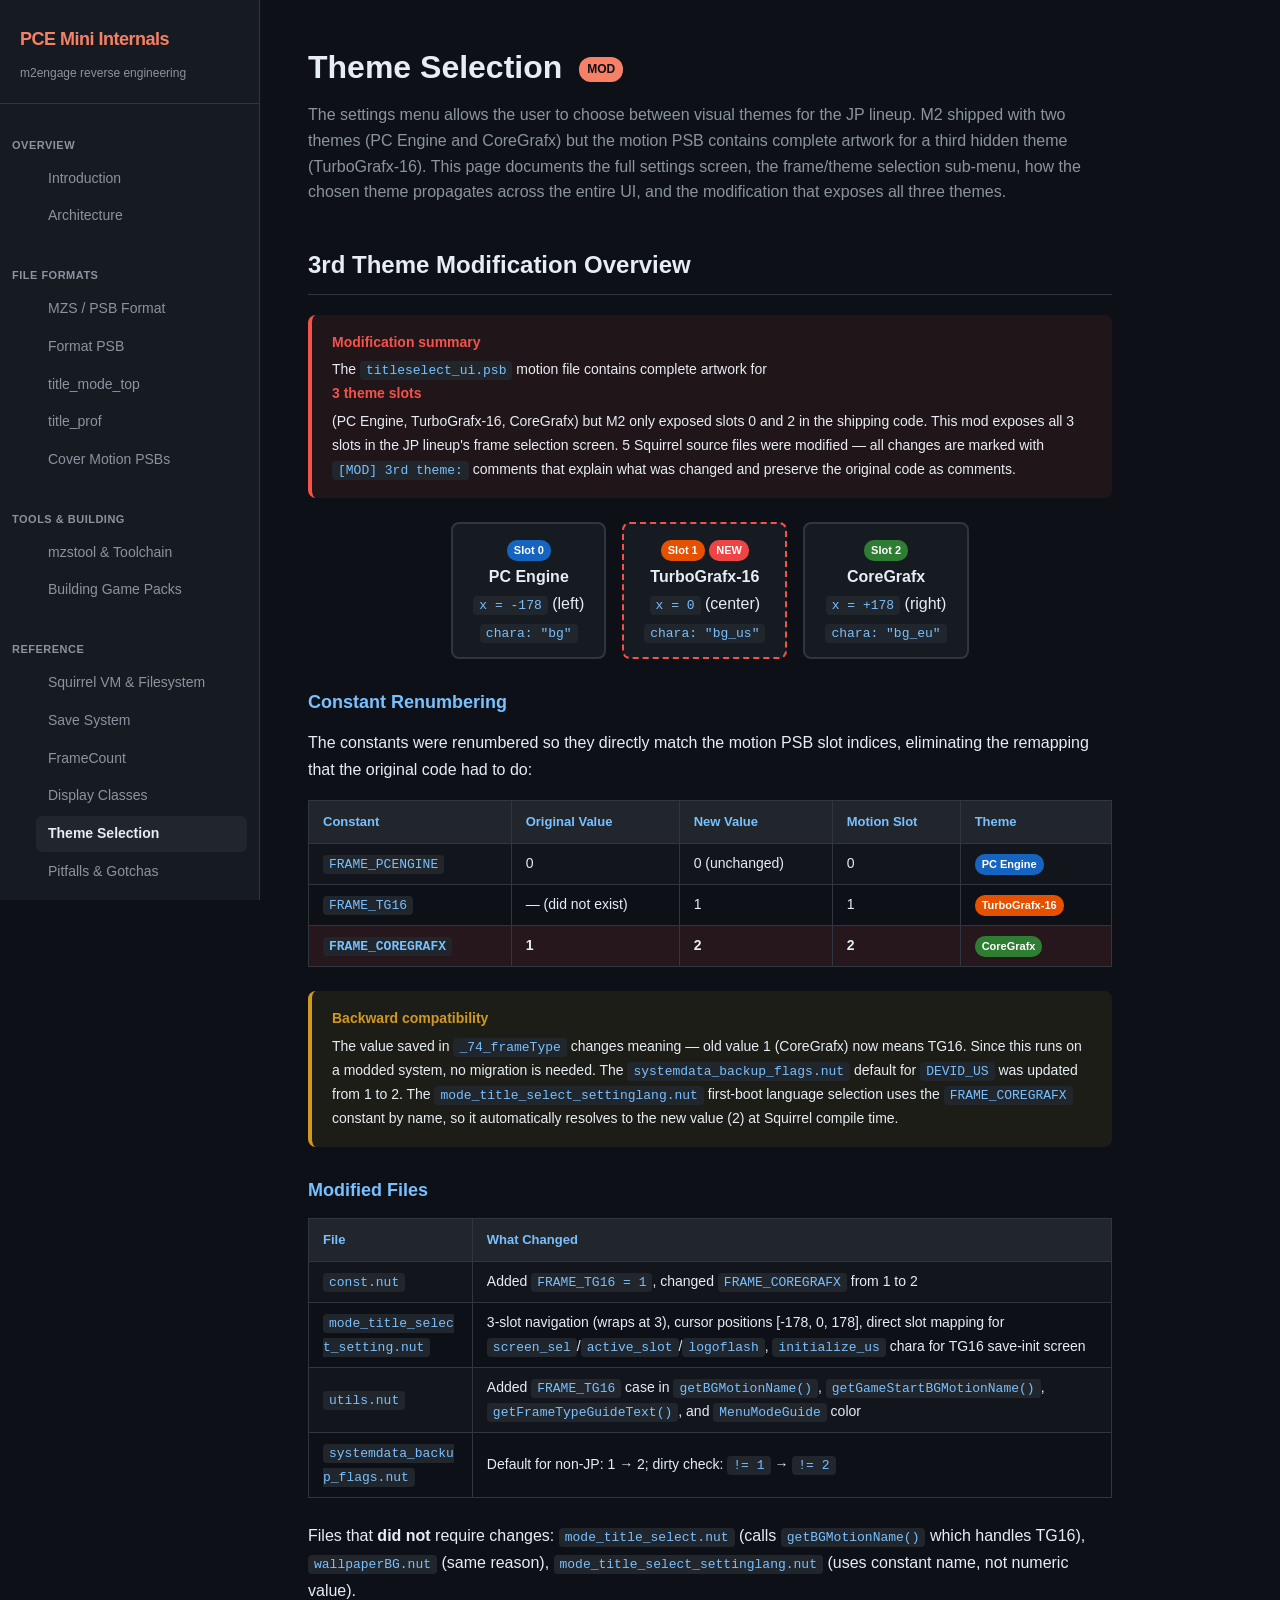
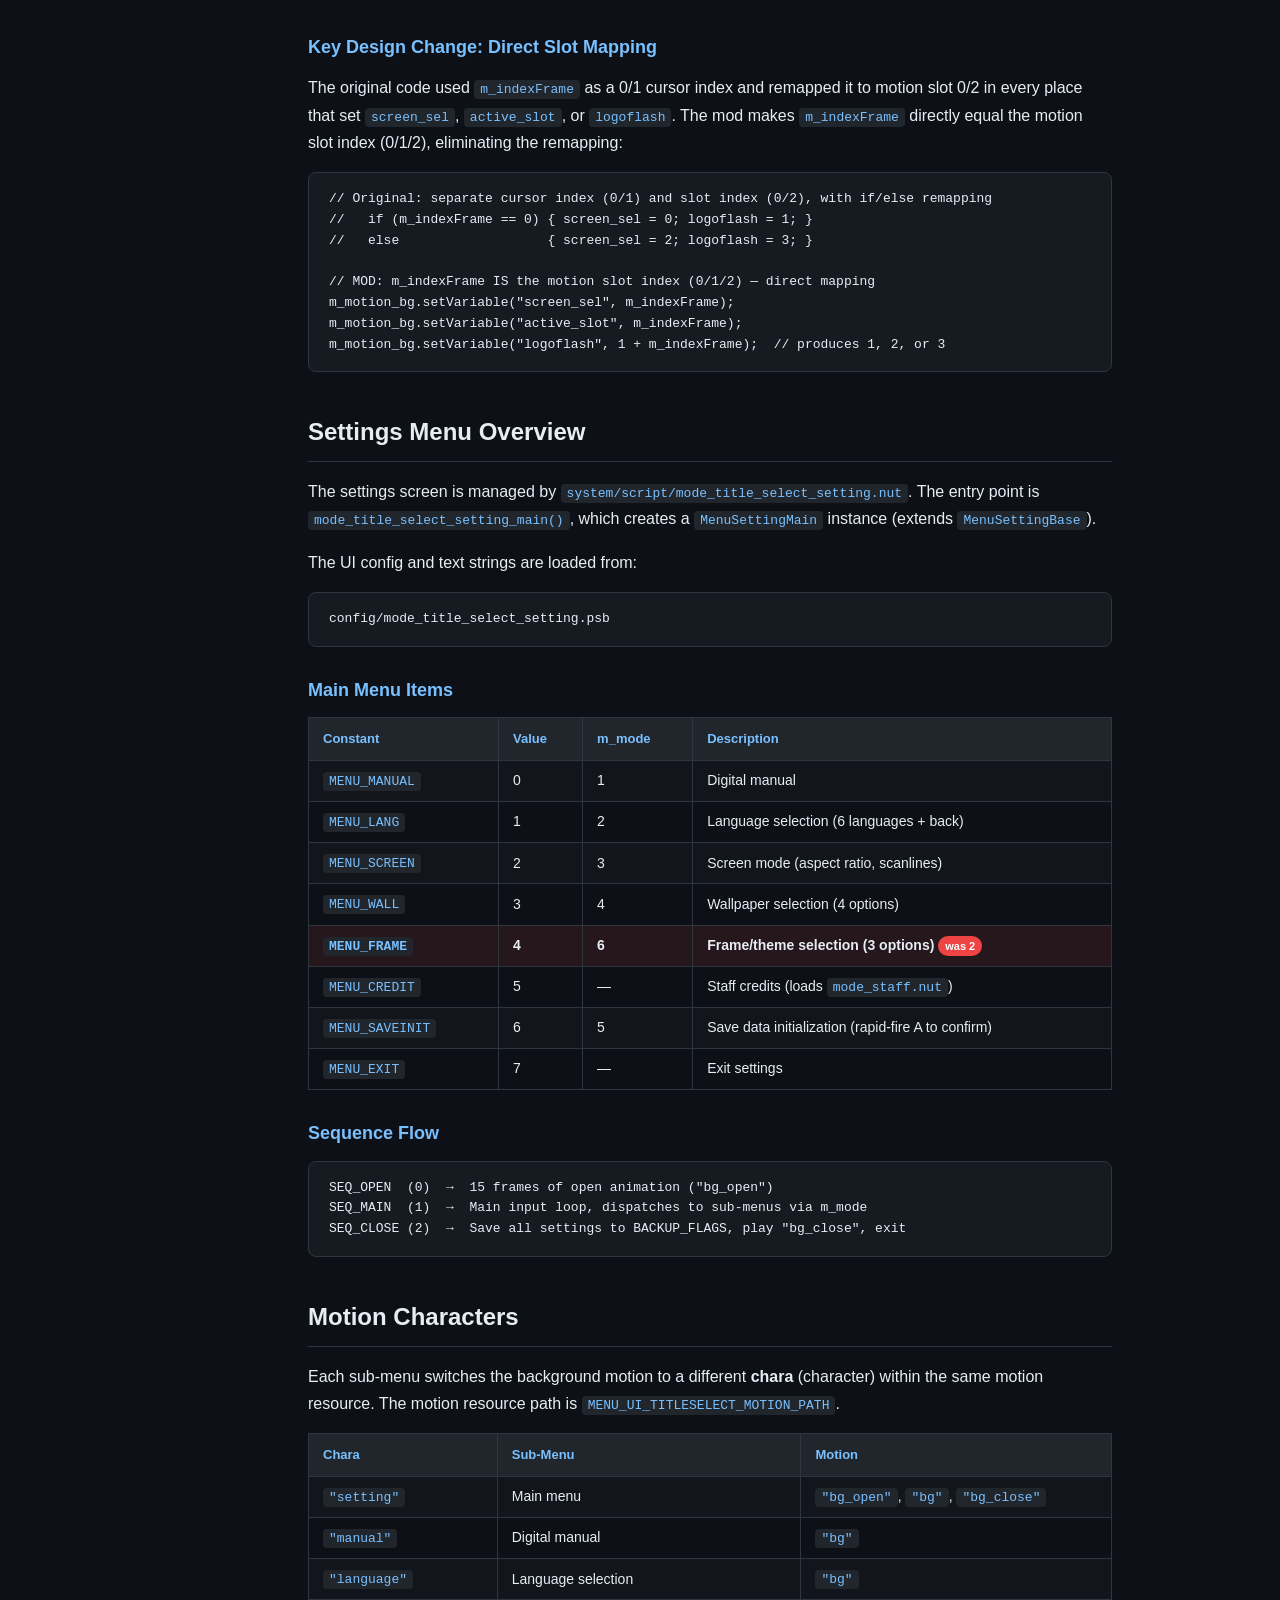
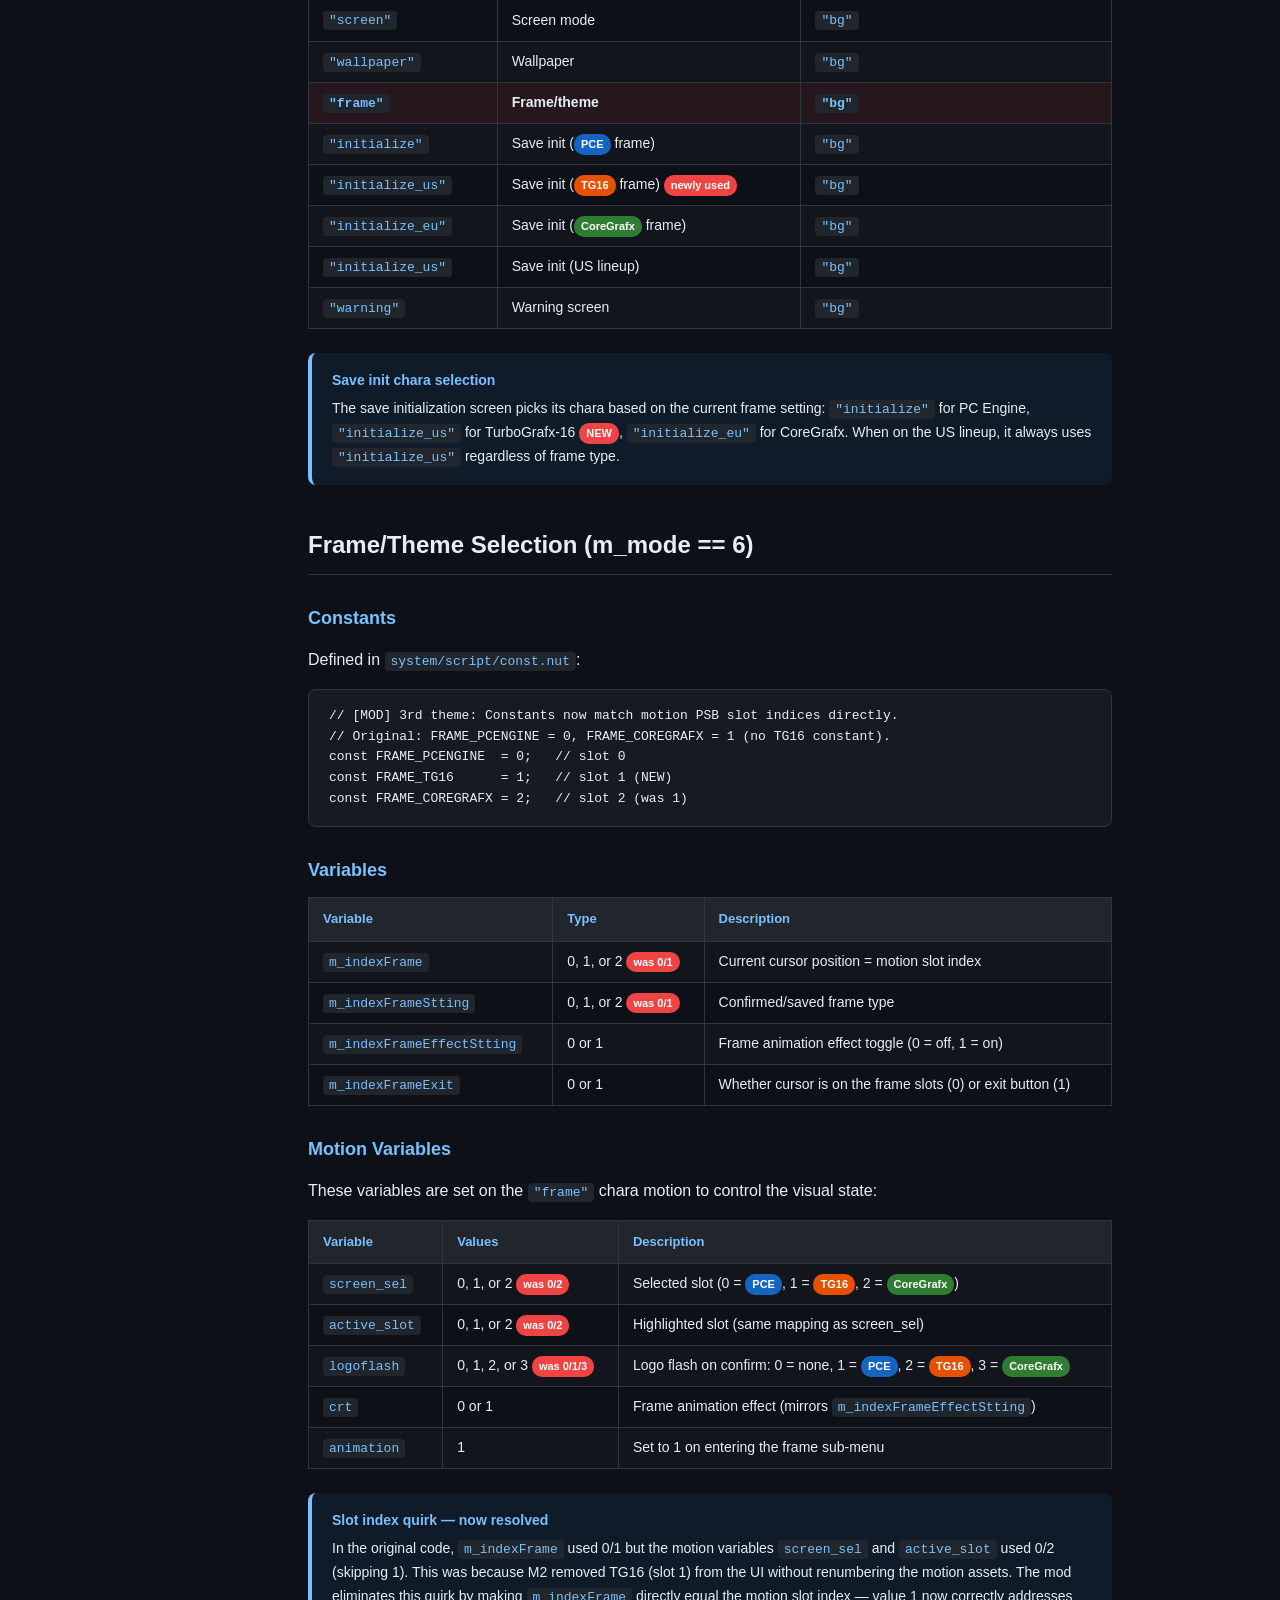
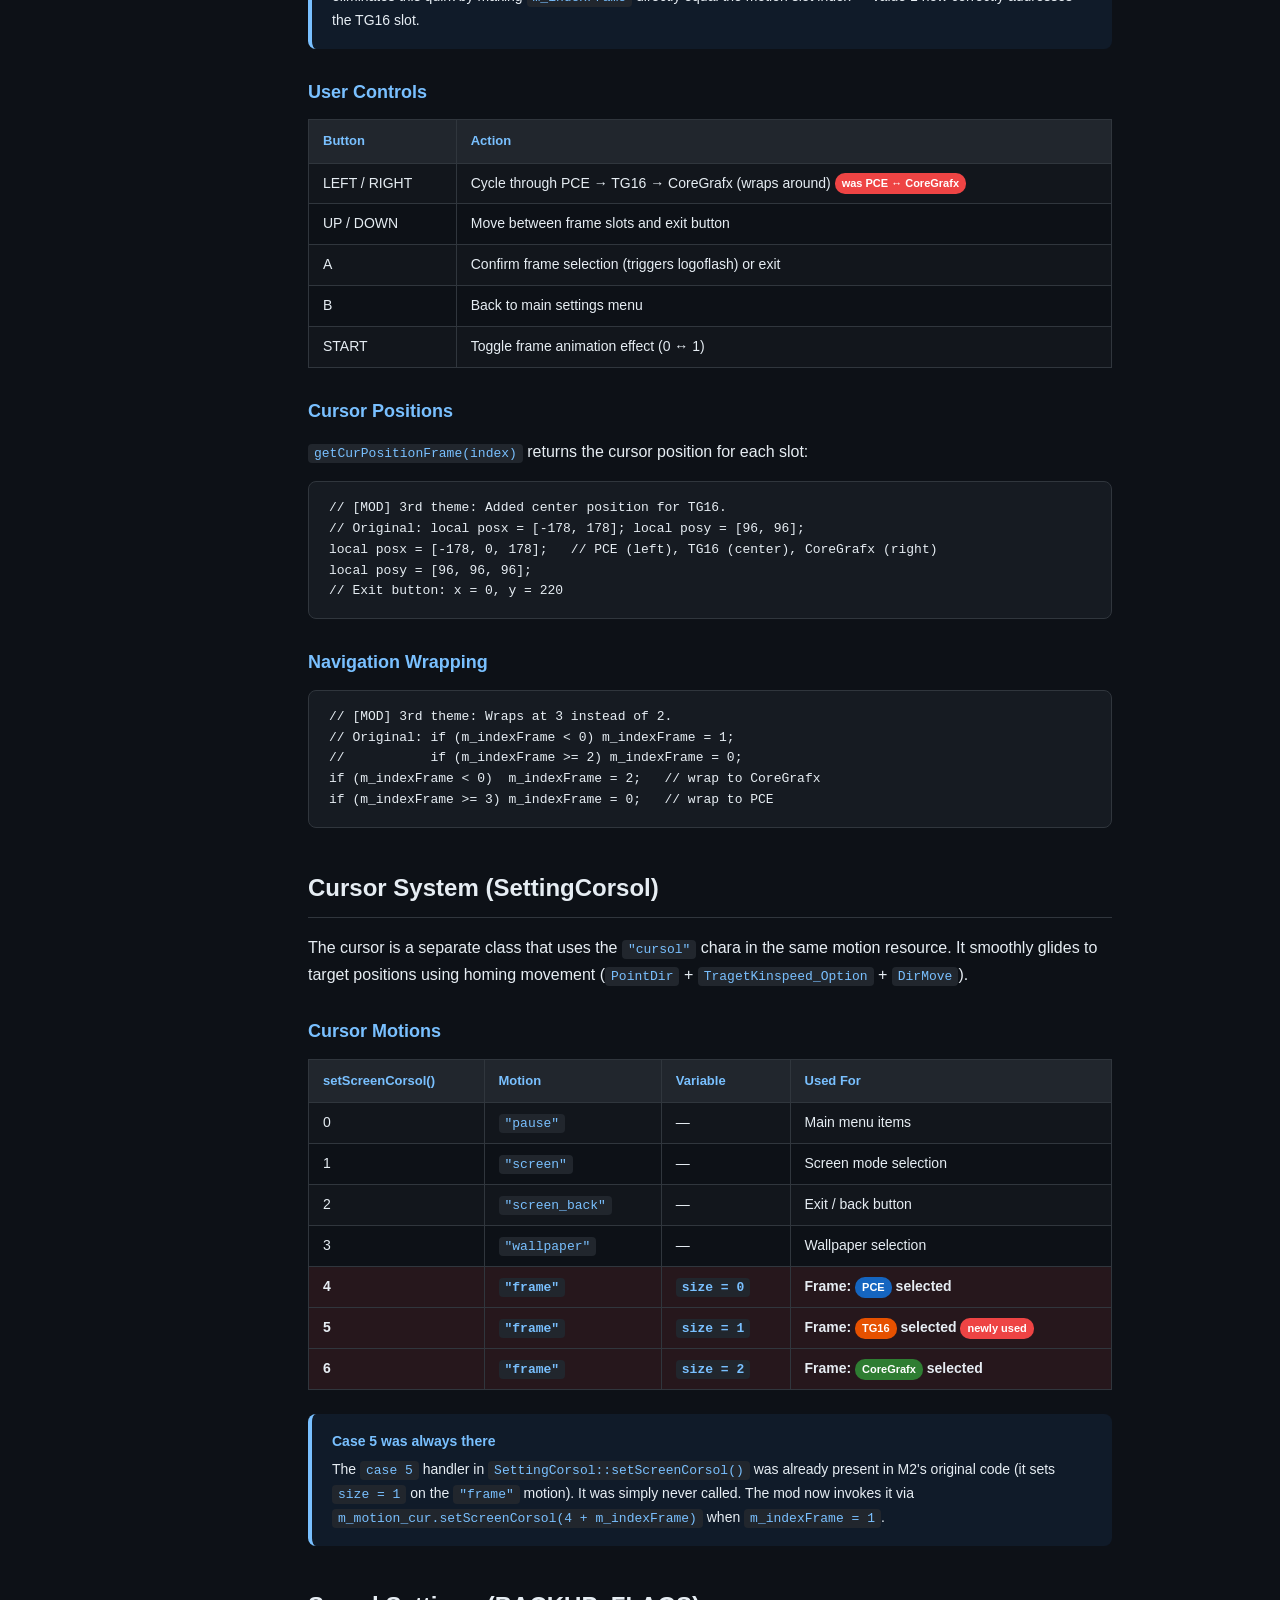
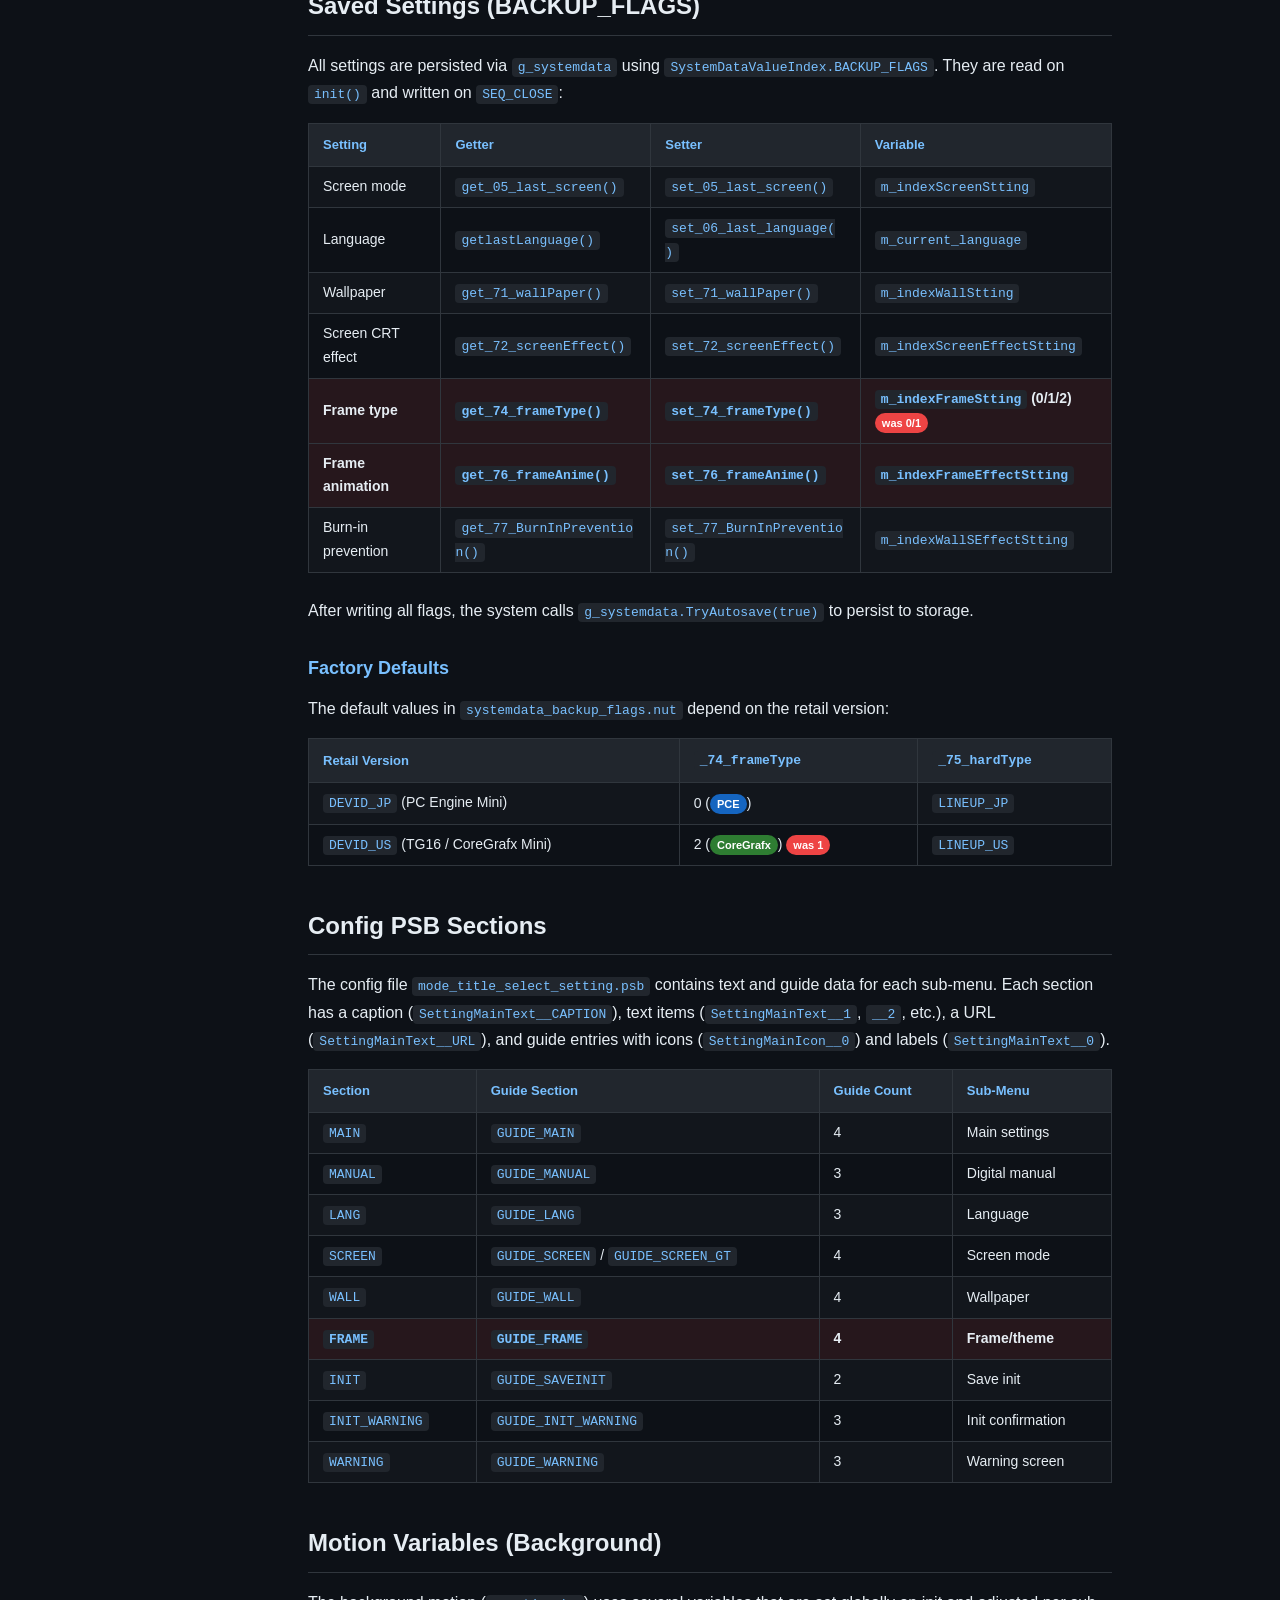
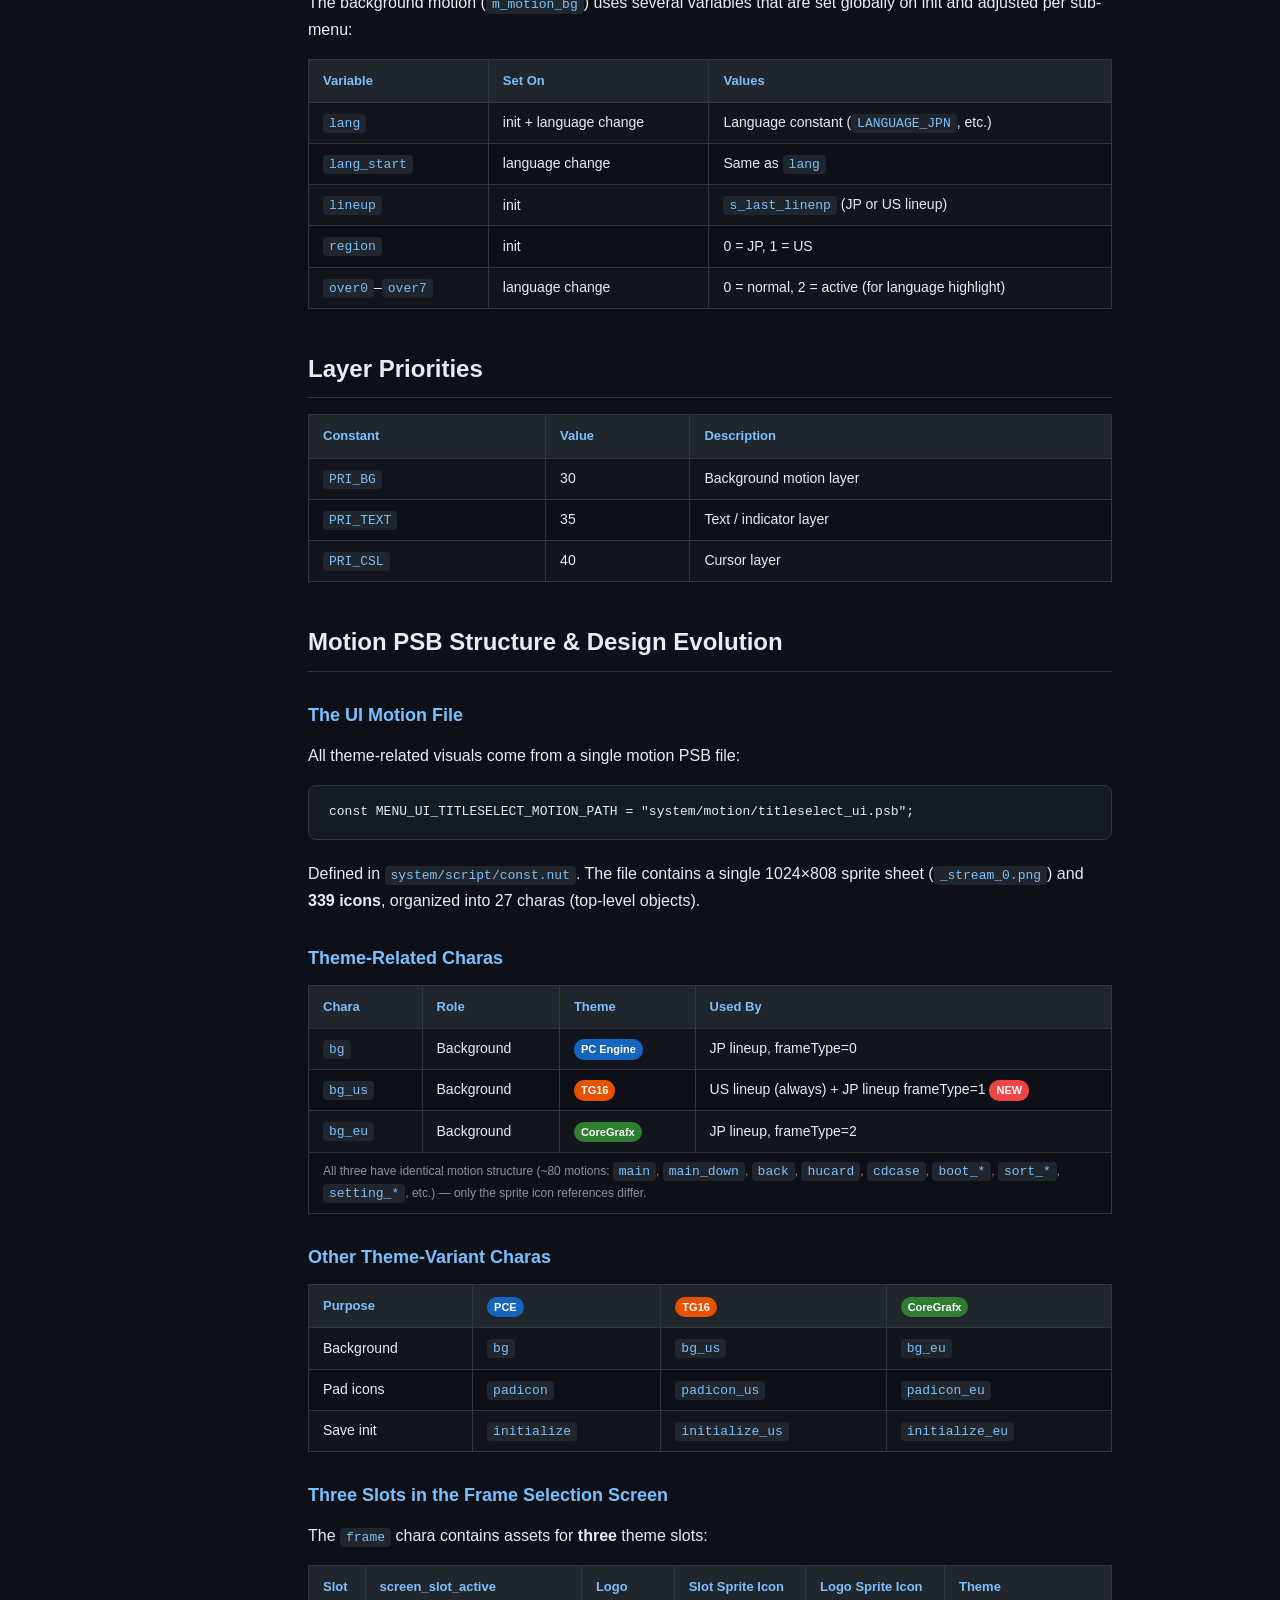
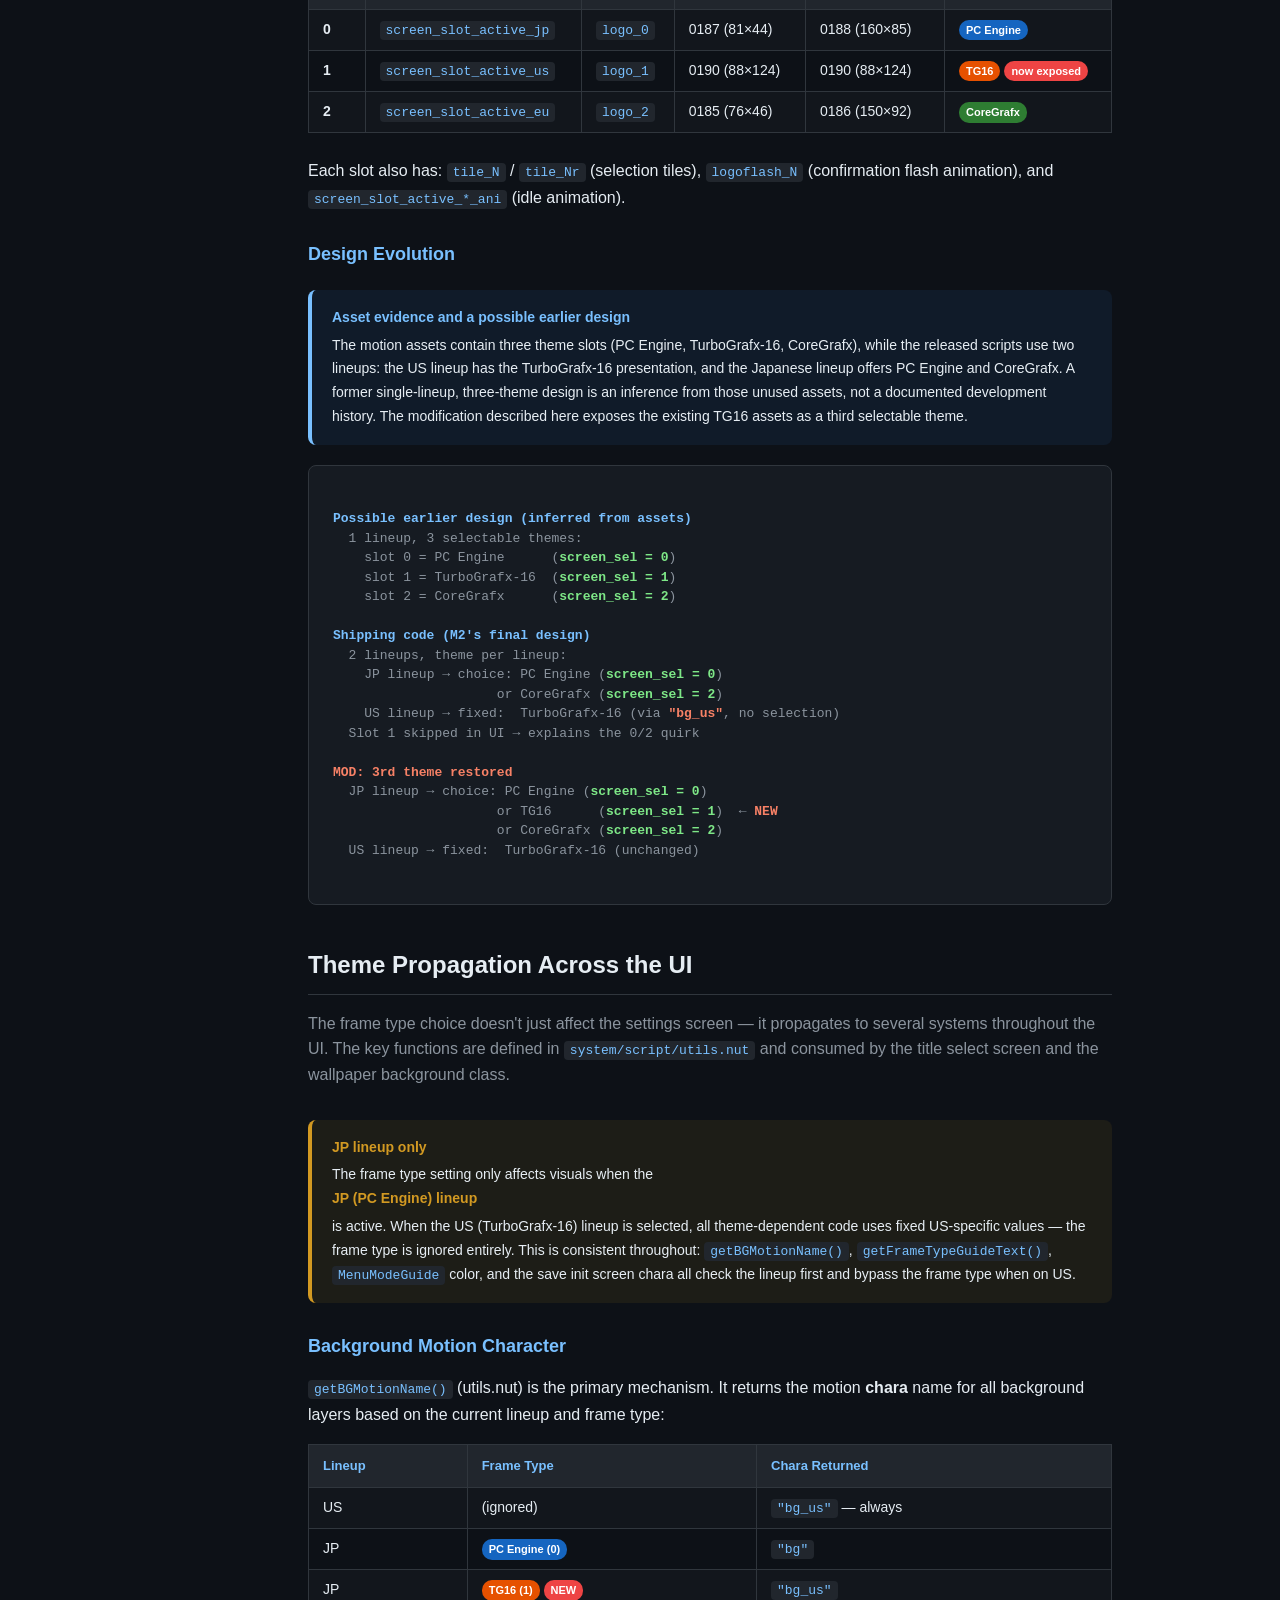
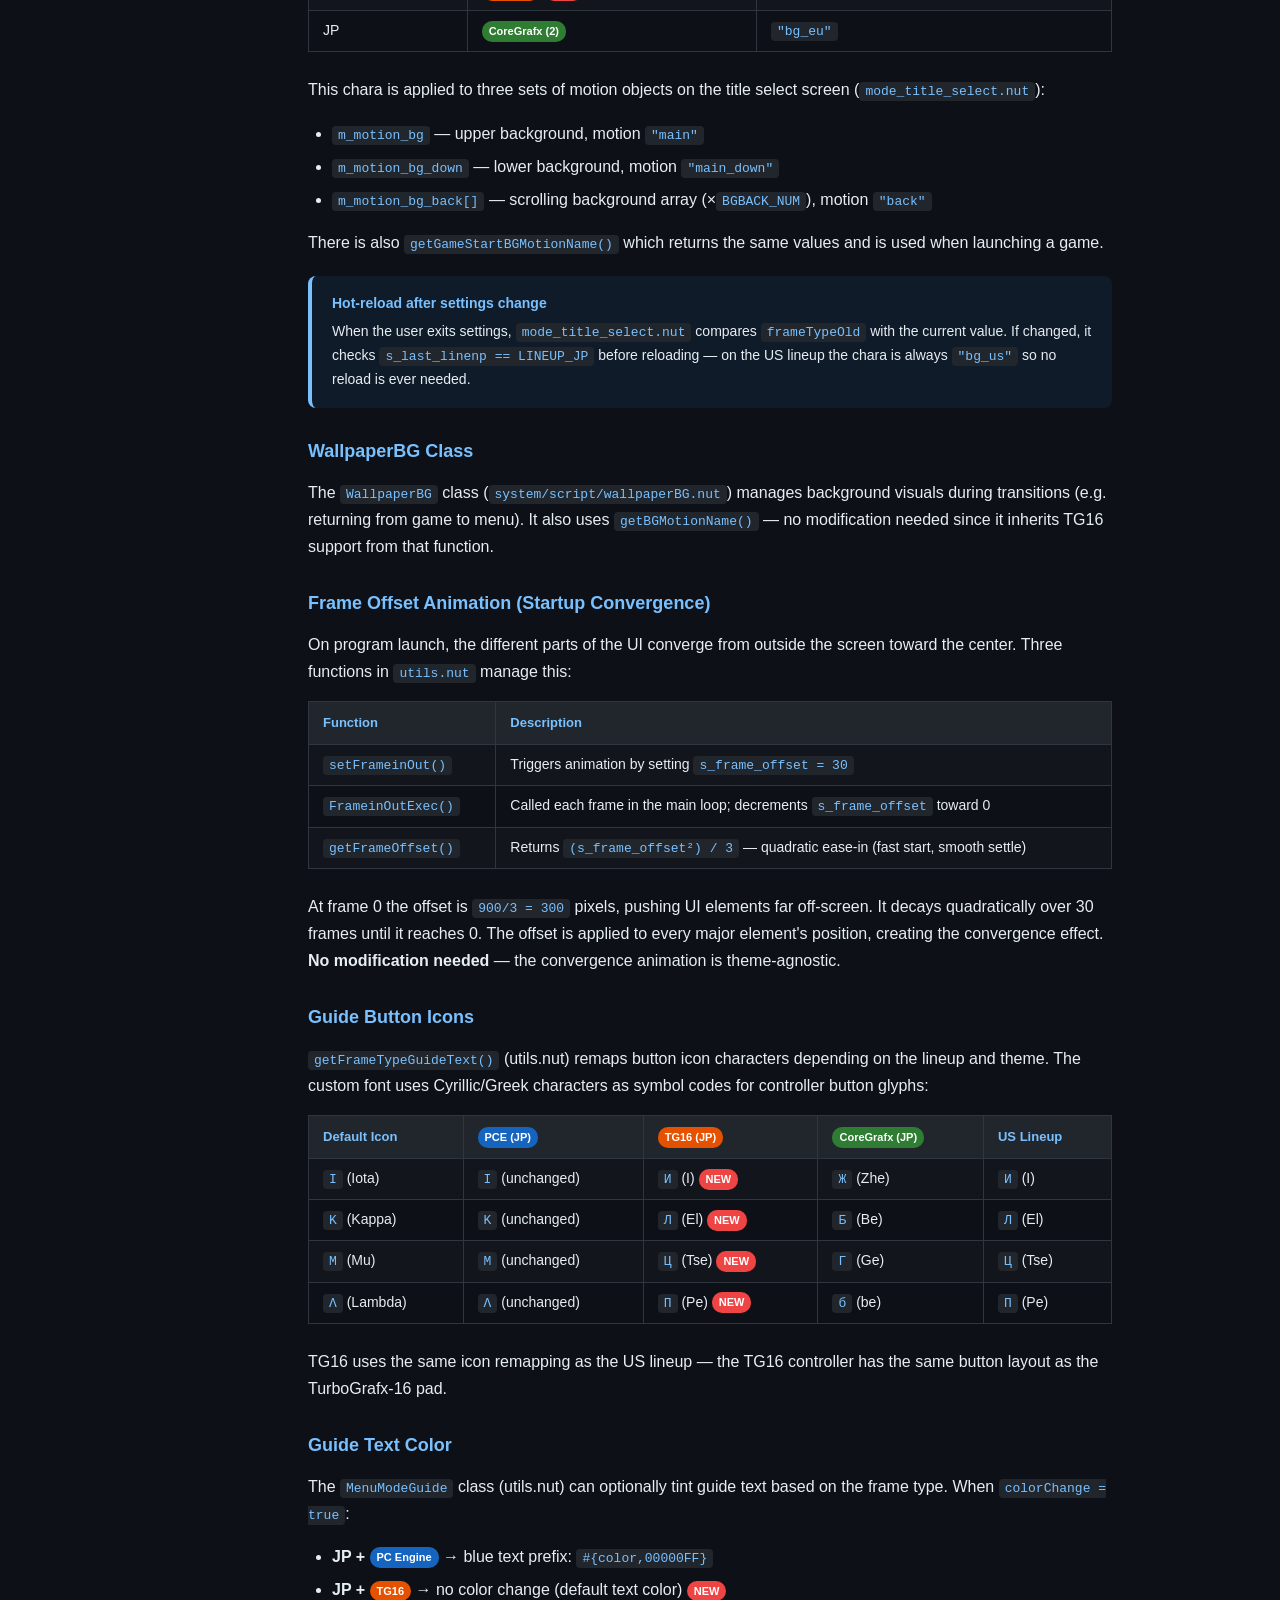
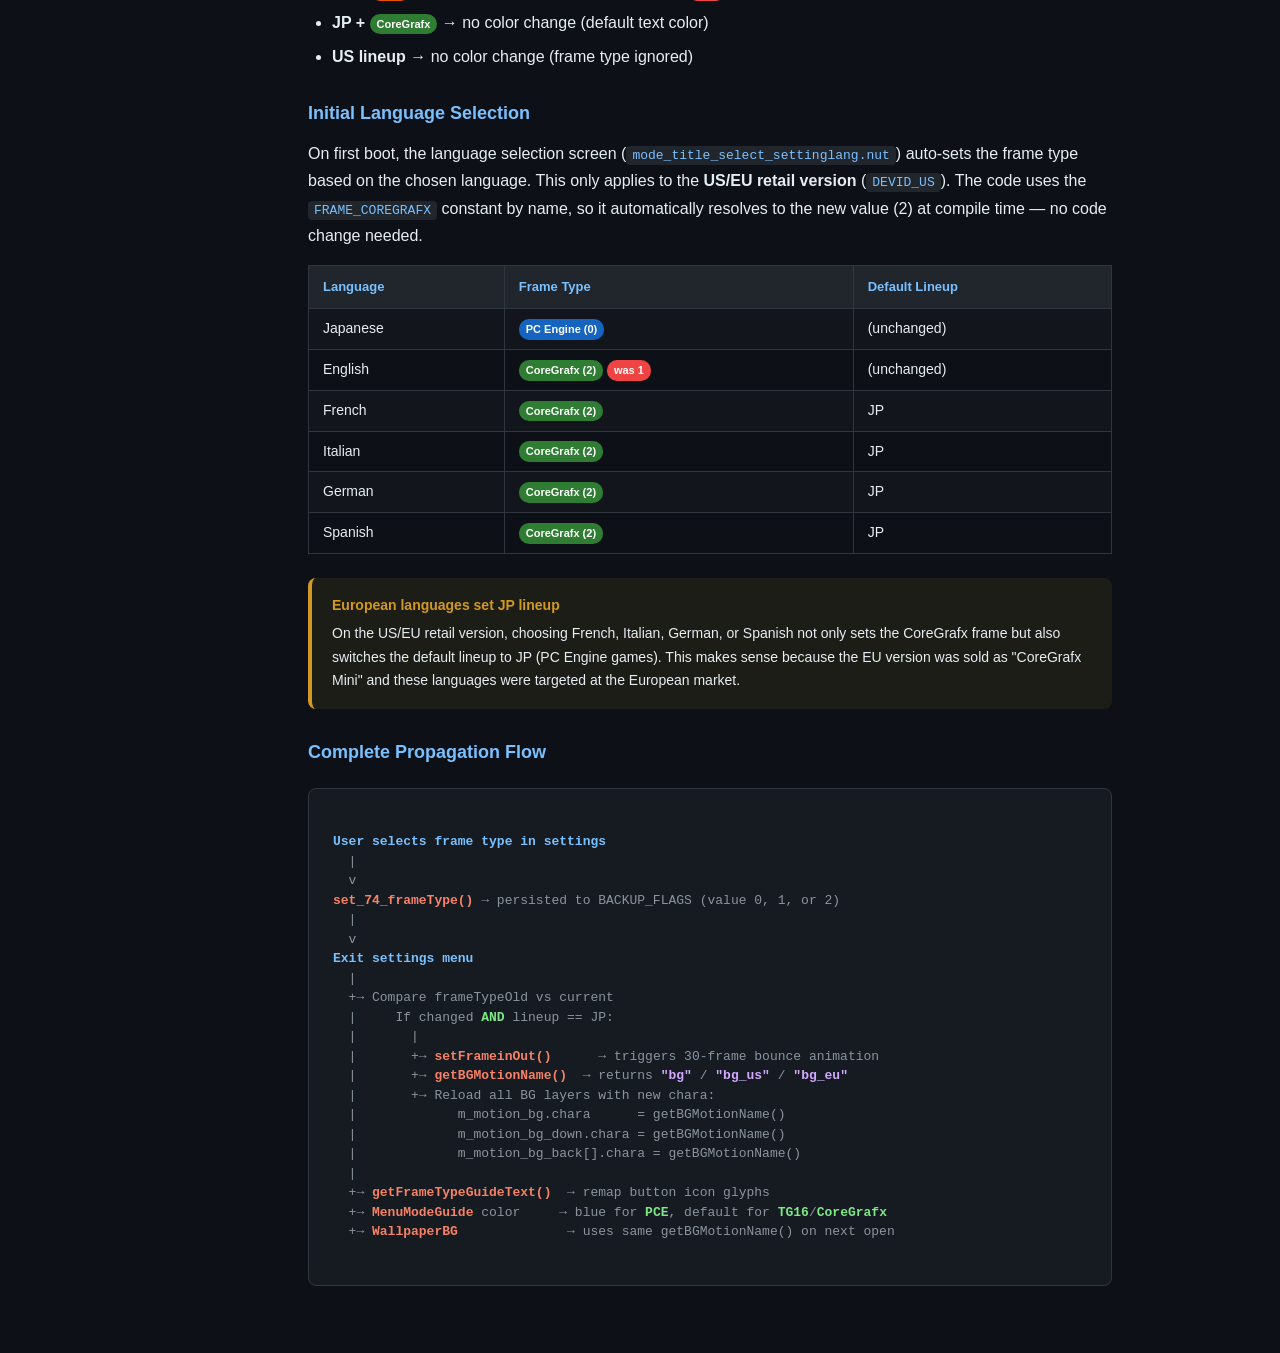
<file: theme.html>
<!DOCTYPE html>
<html lang="en">
<head>
  <meta charset="UTF-8">
  <meta name="viewport" content="width=device-width, initial-scale=1.0">
  <title>Theme Selection - PCE Mini Internals</title>
  <link rel="stylesheet" href="style.css">
  <style>
    .badge-pce { background: #1565c0; color: #fff; }
    .badge-tg16 { background: #e65100; color: #fff; }
    .badge-cg { background: #2e7d32; color: #fff; }
    .badge-mod { background: #e44; color: #fff; }
    .badge-orig { background: var(--bg-tertiary); color: var(--text-muted); border: 1px solid var(--border); }
    .slots-row { display: flex; gap: 16px; justify-content: center; margin: 24px 0; }
    .slot-box { text-align: center; padding: 12px 20px; border: 2px solid var(--border); border-radius: 8px; min-width: 150px; background: var(--bg-secondary); }
    .slot-box.slot-new { border-color: var(--danger); border-style: dashed; }
  </style>
</head>
<body>
  <nav>
    <div class="logo">
      <h1>PCE Mini Internals</h1>
      <div class="subtitle">m2engage reverse engineering</div>
    </div>
    <div class="section-label">Overview</div>
    <ul>
      <li><a href="index.html">Introduction</a></li>
      <li><a href="architecture.html">Architecture</a></li>
    </ul>
    <div class="section-label">File Formats</div>
    <ul>
      <li><a href="mzs-format.html">MZS / PSB Format</a></li>
      <li><a href="psb-format.html">Format PSB</a></li>
      <li><a href="title-mode-top.html">title_mode_top</a></li>
      <li><a href="title-prof.html">title_prof</a></li>
      <li><a href="cover-motion.html">Cover Motion PSBs</a></li>
    </ul>
    <div class="section-label">Tools &amp; Building</div>
    <ul>
      <li><a href="tools.html">mzstool &amp; Toolchain</a></li>
      <li><a href="building.html">Building Game Packs</a></li>
    </ul>
    <div class="section-label">Reference</div>
    <ul>
      <li><a href="squirrel-vm.html">Squirrel VM &amp; Filesystem</a></li>
      <li><a href="save-system.html">Save System</a></li>
      <li><a href="framecount.html">FrameCount</a></li>
      <li><a href="display-classes.html">Display Classes</a></li>
      <li><a href="theme.html" class="active">Theme Selection</a></li>
      <li><a href="pitfalls.html">Pitfalls &amp; Gotchas</a></li>
    </ul>
  </nav>

  <main>
    <h1>Theme Selection <span class="tag">MOD</span></h1>
    <p class="page-desc">
      The settings menu allows the user to choose between visual themes for the JP lineup.
      M2 shipped with two themes (PC Engine and CoreGrafx) but the motion PSB contains complete
      artwork for a third hidden theme (TurboGrafx-16). This page documents the full settings
      screen, the frame/theme selection sub-menu, how the chosen theme propagates across the
      entire UI, and the modification that exposes all three themes.
    </p>

    <!-- ============================================================ -->
    <h2>3rd Theme Modification Overview</h2>

    <div class="box box-danger">
      <strong>Modification summary</strong>
      The <code>titleselect_ui.psb</code> motion file contains complete artwork for <strong>3 theme
      slots</strong> (PC Engine, TurboGrafx-16, CoreGrafx) but M2 only exposed slots 0 and 2 in the
      shipping code. This mod exposes all 3 slots in the JP lineup's frame selection screen. 5 Squirrel
      source files were modified &mdash; all changes are marked with <code>[MOD] 3rd theme:</code> comments
      that explain what was changed and preserve the original code as comments.
    </div>

    <div class="slots-row">
      <div class="slot-box">
        <span class="badge badge-pce">Slot 0</span><br>
        <strong>PC Engine</strong><br>
        <code>x = -178</code> (left)<br>
        <code>chara: "bg"</code>
      </div>
      <div class="slot-box slot-new">
        <span class="badge badge-tg16">Slot 1</span> <span class="badge badge-mod">NEW</span><br>
        <strong>TurboGrafx-16</strong><br>
        <code>x = 0</code> (center)<br>
        <code>chara: "bg_us"</code>
      </div>
      <div class="slot-box">
        <span class="badge badge-cg">Slot 2</span><br>
        <strong>CoreGrafx</strong><br>
        <code>x = +178</code> (right)<br>
        <code>chara: "bg_eu"</code>
      </div>
    </div>

    <h3>Constant Renumbering</h3>
    <p>
      The constants were renumbered so they directly match the motion PSB slot indices,
      eliminating the remapping that the original code had to do:
    </p>
    <table>
      <tr>
        <th>Constant</th>
        <th>Original Value</th>
        <th>New Value</th>
        <th>Motion Slot</th>
        <th>Theme</th>
      </tr>
      <tr>
        <td><code>FRAME_PCENGINE</code></td>
        <td>0</td>
        <td>0 (unchanged)</td>
        <td>0</td>
        <td><span class="badge badge-pce">PC Engine</span></td>
      </tr>
      <tr>
        <td><code>FRAME_TG16</code></td>
        <td>&mdash; (did not exist)</td>
        <td>1</td>
        <td>1</td>
        <td><span class="badge badge-tg16">TurboGrafx-16</span></td>
      </tr>
      <tr class="highlight-row">
        <td><code>FRAME_COREGRAFX</code></td>
        <td>1</td>
        <td>2</td>
        <td>2</td>
        <td><span class="badge badge-cg">CoreGrafx</span></td>
      </tr>
    </table>

    <div class="box box-warning">
      <strong>Backward compatibility</strong>
      The value saved in <code>_74_frameType</code> changes meaning &mdash; old value 1 (CoreGrafx)
      now means TG16. Since this runs on a modded system, no migration is needed. The
      <code>systemdata_backup_flags.nut</code> default for <code>DEVID_US</code> was updated from 1 to 2.
      The <code>mode_title_select_settinglang.nut</code> first-boot language selection uses the
      <code>FRAME_COREGRAFX</code> constant by name, so it automatically resolves to the new value (2)
      at Squirrel compile time.
    </div>

    <h3>Modified Files</h3>
    <table>
      <tr>
        <th>File</th>
        <th>What Changed</th>
      </tr>
      <tr>
        <td><code>const.nut</code></td>
        <td>Added <code>FRAME_TG16 = 1</code>, changed <code>FRAME_COREGRAFX</code> from 1 to 2</td>
      </tr>
      <tr>
        <td><code>mode_title_select_setting.nut</code></td>
        <td>3-slot navigation (wraps at 3), cursor positions [-178, 0, 178], direct slot mapping for
          <code>screen_sel</code>/<code>active_slot</code>/<code>logoflash</code>,
          <code>initialize_us</code> chara for TG16 save-init screen</td>
      </tr>
      <tr>
        <td><code>utils.nut</code></td>
        <td>Added <code>FRAME_TG16</code> case in <code>getBGMotionName()</code>,
          <code>getGameStartBGMotionName()</code>, <code>getFrameTypeGuideText()</code>,
          and <code>MenuModeGuide</code> color</td>
      </tr>
      <tr>
        <td><code>systemdata_backup_flags.nut</code></td>
        <td>Default for non-JP: 1 &rarr; 2; dirty check: <code>!= 1</code> &rarr; <code>!= 2</code></td>
      </tr>
    </table>
    <p>
      Files that <strong>did not</strong> require changes:
      <code>mode_title_select.nut</code> (calls <code>getBGMotionName()</code> which handles TG16),
      <code>wallpaperBG.nut</code> (same reason),
      <code>mode_title_select_settinglang.nut</code> (uses constant name, not numeric value).
    </p>

    <h3>Key Design Change: Direct Slot Mapping</h3>
    <p>
      The original code used <code>m_indexFrame</code> as a 0/1 cursor index and remapped it to
      motion slot 0/2 in every place that set <code>screen_sel</code>, <code>active_slot</code>, or
      <code>logoflash</code>. The mod makes <code>m_indexFrame</code> directly equal the motion slot
      index (0/1/2), eliminating the remapping:
    </p>
    <pre><code>// Original: separate cursor index (0/1) and slot index (0/2), with if/else remapping
//   if (m_indexFrame == 0) { screen_sel = 0; logoflash = 1; }
//   else                   { screen_sel = 2; logoflash = 3; }

// MOD: m_indexFrame IS the motion slot index (0/1/2) — direct mapping
m_motion_bg.setVariable("screen_sel", m_indexFrame);
m_motion_bg.setVariable("active_slot", m_indexFrame);
m_motion_bg.setVariable("logoflash", 1 + m_indexFrame);  // produces 1, 2, or 3</code></pre>

    <!-- ============================================================ -->
    <h2>Settings Menu Overview</h2>
    <p>
      The settings screen is managed by <code>system/script/mode_title_select_setting.nut</code>.
      The entry point is <code>mode_title_select_setting_main()</code>, which creates a
      <code>MenuSettingMain</code> instance (extends <code>MenuSettingBase</code>).
    </p>
    <p>
      The UI config and text strings are loaded from:
    </p>
    <pre><code>config/mode_title_select_setting.psb</code></pre>

    <h3>Main Menu Items</h3>
    <table>
      <tr>
        <th>Constant</th>
        <th>Value</th>
        <th>m_mode</th>
        <th>Description</th>
      </tr>
      <tr>
        <td><code>MENU_MANUAL</code></td>
        <td>0</td>
        <td>1</td>
        <td>Digital manual</td>
      </tr>
      <tr>
        <td><code>MENU_LANG</code></td>
        <td>1</td>
        <td>2</td>
        <td>Language selection (6 languages + back)</td>
      </tr>
      <tr>
        <td><code>MENU_SCREEN</code></td>
        <td>2</td>
        <td>3</td>
        <td>Screen mode (aspect ratio, scanlines)</td>
      </tr>
      <tr>
        <td><code>MENU_WALL</code></td>
        <td>3</td>
        <td>4</td>
        <td>Wallpaper selection (4 options)</td>
      </tr>
      <tr class="highlight-row">
        <td><code>MENU_FRAME</code></td>
        <td>4</td>
        <td>6</td>
        <td>Frame/theme selection (3 options) <span class="badge badge-mod">was 2</span></td>
      </tr>
      <tr>
        <td><code>MENU_CREDIT</code></td>
        <td>5</td>
        <td>&mdash;</td>
        <td>Staff credits (loads <code>mode_staff.nut</code>)</td>
      </tr>
      <tr>
        <td><code>MENU_SAVEINIT</code></td>
        <td>6</td>
        <td>5</td>
        <td>Save data initialization (rapid-fire A to confirm)</td>
      </tr>
      <tr>
        <td><code>MENU_EXIT</code></td>
        <td>7</td>
        <td>&mdash;</td>
        <td>Exit settings</td>
      </tr>
    </table>

    <h3>Sequence Flow</h3>
    <pre><code>SEQ_OPEN  (0)  &rarr;  15 frames of open animation ("bg_open")
SEQ_MAIN  (1)  &rarr;  Main input loop, dispatches to sub-menus via m_mode
SEQ_CLOSE (2)  &rarr;  Save all settings to BACKUP_FLAGS, play "bg_close", exit</code></pre>

    <!-- ============================================================ -->
    <h2>Motion Characters</h2>
    <p>
      Each sub-menu switches the background motion to a different <strong>chara</strong>
      (character) within the same motion resource. The motion resource path is
      <code>MENU_UI_TITLESELECT_MOTION_PATH</code>.
    </p>
    <table>
      <tr>
        <th>Chara</th>
        <th>Sub-Menu</th>
        <th>Motion</th>
      </tr>
      <tr>
        <td><code>"setting"</code></td>
        <td>Main menu</td>
        <td><code>"bg_open"</code>, <code>"bg"</code>, <code>"bg_close"</code></td>
      </tr>
      <tr>
        <td><code>"manual"</code></td>
        <td>Digital manual</td>
        <td><code>"bg"</code></td>
      </tr>
      <tr>
        <td><code>"language"</code></td>
        <td>Language selection</td>
        <td><code>"bg"</code></td>
      </tr>
      <tr>
        <td><code>"screen"</code></td>
        <td>Screen mode</td>
        <td><code>"bg"</code></td>
      </tr>
      <tr>
        <td><code>"wallpaper"</code></td>
        <td>Wallpaper</td>
        <td><code>"bg"</code></td>
      </tr>
      <tr class="highlight-row">
        <td><code>"frame"</code></td>
        <td>Frame/theme</td>
        <td><code>"bg"</code></td>
      </tr>
      <tr>
        <td><code>"initialize"</code></td>
        <td>Save init (<span class="badge badge-pce">PCE</span> frame)</td>
        <td><code>"bg"</code></td>
      </tr>
      <tr>
        <td><code>"initialize_us"</code></td>
        <td>Save init (<span class="badge badge-tg16">TG16</span> frame) <span class="badge badge-mod">newly used</span></td>
        <td><code>"bg"</code></td>
      </tr>
      <tr>
        <td><code>"initialize_eu"</code></td>
        <td>Save init (<span class="badge badge-cg">CoreGrafx</span> frame)</td>
        <td><code>"bg"</code></td>
      </tr>
      <tr>
        <td><code>"initialize_us"</code></td>
        <td>Save init (US lineup)</td>
        <td><code>"bg"</code></td>
      </tr>
      <tr>
        <td><code>"warning"</code></td>
        <td>Warning screen</td>
        <td><code>"bg"</code></td>
      </tr>
    </table>

    <div class="box box-info">
      <strong>Save init chara selection</strong>
      The save initialization screen picks its chara based on the current frame setting:
      <code>"initialize"</code> for PC Engine, <code>"initialize_us"</code> for TurboGrafx-16
      <span class="badge badge-mod">NEW</span>, <code>"initialize_eu"</code> for CoreGrafx.
      When on the US lineup, it always uses <code>"initialize_us"</code> regardless of frame type.
    </div>

    <!-- ============================================================ -->
    <h2>Frame/Theme Selection (m_mode == 6)</h2>

    <h3>Constants</h3>
    <p>
      Defined in <code>system/script/const.nut</code>:
    </p>
    <pre><code>// [MOD] 3rd theme: Constants now match motion PSB slot indices directly.
// Original: FRAME_PCENGINE = 0, FRAME_COREGRAFX = 1 (no TG16 constant).
const FRAME_PCENGINE  = 0;   // slot 0
const FRAME_TG16      = 1;   // slot 1 (NEW)
const FRAME_COREGRAFX = 2;   // slot 2 (was 1)</code></pre>

    <h3>Variables</h3>
    <table>
      <tr>
        <th>Variable</th>
        <th>Type</th>
        <th>Description</th>
      </tr>
      <tr>
        <td><code>m_indexFrame</code></td>
        <td>0, 1, or 2 <span class="badge badge-mod">was 0/1</span></td>
        <td>Current cursor position = motion slot index</td>
      </tr>
      <tr>
        <td><code>m_indexFrameStting</code></td>
        <td>0, 1, or 2 <span class="badge badge-mod">was 0/1</span></td>
        <td>Confirmed/saved frame type</td>
      </tr>
      <tr>
        <td><code>m_indexFrameEffectStting</code></td>
        <td>0 or 1</td>
        <td>Frame animation effect toggle (0 = off, 1 = on)</td>
      </tr>
      <tr>
        <td><code>m_indexFrameExit</code></td>
        <td>0 or 1</td>
        <td>Whether cursor is on the frame slots (0) or exit button (1)</td>
      </tr>
    </table>

    <h3>Motion Variables</h3>
    <p>
      These variables are set on the <code>"frame"</code> chara motion to control the visual state:
    </p>
    <table>
      <tr>
        <th>Variable</th>
        <th>Values</th>
        <th>Description</th>
      </tr>
      <tr>
        <td><code>screen_sel</code></td>
        <td>0, 1, or 2 <span class="badge badge-mod">was 0/2</span></td>
        <td>Selected slot (0 = <span class="badge badge-pce">PCE</span>, 1 = <span class="badge badge-tg16">TG16</span>, 2 = <span class="badge badge-cg">CoreGrafx</span>)</td>
      </tr>
      <tr>
        <td><code>active_slot</code></td>
        <td>0, 1, or 2 <span class="badge badge-mod">was 0/2</span></td>
        <td>Highlighted slot (same mapping as screen_sel)</td>
      </tr>
      <tr>
        <td><code>logoflash</code></td>
        <td>0, 1, 2, or 3 <span class="badge badge-mod">was 0/1/3</span></td>
        <td>Logo flash on confirm: 0 = none, 1 = <span class="badge badge-pce">PCE</span>, 2 = <span class="badge badge-tg16">TG16</span>, 3 = <span class="badge badge-cg">CoreGrafx</span></td>
      </tr>
      <tr>
        <td><code>crt</code></td>
        <td>0 or 1</td>
        <td>Frame animation effect (mirrors <code>m_indexFrameEffectStting</code>)</td>
      </tr>
      <tr>
        <td><code>animation</code></td>
        <td>1</td>
        <td>Set to 1 on entering the frame sub-menu</td>
      </tr>
    </table>

    <div class="box box-info">
      <strong>Slot index quirk &mdash; now resolved</strong>
      In the original code, <code>m_indexFrame</code> used 0/1 but the motion variables
      <code>screen_sel</code> and <code>active_slot</code> used 0/2 (skipping 1). This was
      because M2 removed TG16 (slot 1) from the UI without renumbering the motion assets.
      The mod eliminates this quirk by making <code>m_indexFrame</code> directly equal the
      motion slot index &mdash; value 1 now correctly addresses the TG16 slot.
    </div>

    <h3>User Controls</h3>
    <table>
      <tr>
        <th>Button</th>
        <th>Action</th>
      </tr>
      <tr>
        <td>LEFT / RIGHT</td>
        <td>Cycle through PCE &rarr; TG16 &rarr; CoreGrafx (wraps around) <span class="badge badge-mod">was PCE &harr; CoreGrafx</span></td>
      </tr>
      <tr>
        <td>UP / DOWN</td>
        <td>Move between frame slots and exit button</td>
      </tr>
      <tr>
        <td>A</td>
        <td>Confirm frame selection (triggers logoflash) or exit</td>
      </tr>
      <tr>
        <td>B</td>
        <td>Back to main settings menu</td>
      </tr>
      <tr>
        <td>START</td>
        <td>Toggle frame animation effect (0 &harr; 1)</td>
      </tr>
    </table>

    <h3>Cursor Positions</h3>
    <p>
      <code>getCurPositionFrame(index)</code> returns the cursor position for each slot:
    </p>
    <pre><code>// [MOD] 3rd theme: Added center position for TG16.
// Original: local posx = [-178, 178]; local posy = [96, 96];
local posx = [-178, 0, 178];   // PCE (left), TG16 (center), CoreGrafx (right)
local posy = [96, 96, 96];
// Exit button: x = 0, y = 220</code></pre>

    <h3>Navigation Wrapping</h3>
    <pre><code>// [MOD] 3rd theme: Wraps at 3 instead of 2.
// Original: if (m_indexFrame &lt; 0) m_indexFrame = 1;
//           if (m_indexFrame >= 2) m_indexFrame = 0;
if (m_indexFrame &lt; 0)  m_indexFrame = 2;   // wrap to CoreGrafx
if (m_indexFrame >= 3) m_indexFrame = 0;   // wrap to PCE</code></pre>

    <!-- ============================================================ -->
    <h2>Cursor System (SettingCorsol)</h2>
    <p>
      The cursor is a separate class that uses the <code>"cursol"</code> chara in the
      same motion resource. It smoothly glides to target positions using homing movement
      (<code>PointDir</code> + <code>TragetKinspeed_Option</code> + <code>DirMove</code>).
    </p>

    <h3>Cursor Motions</h3>
    <table>
      <tr>
        <th>setScreenCorsol()</th>
        <th>Motion</th>
        <th>Variable</th>
        <th>Used For</th>
      </tr>
      <tr>
        <td>0</td>
        <td><code>"pause"</code></td>
        <td>&mdash;</td>
        <td>Main menu items</td>
      </tr>
      <tr>
        <td>1</td>
        <td><code>"screen"</code></td>
        <td>&mdash;</td>
        <td>Screen mode selection</td>
      </tr>
      <tr>
        <td>2</td>
        <td><code>"screen_back"</code></td>
        <td>&mdash;</td>
        <td>Exit / back button</td>
      </tr>
      <tr>
        <td>3</td>
        <td><code>"wallpaper"</code></td>
        <td>&mdash;</td>
        <td>Wallpaper selection</td>
      </tr>
      <tr class="highlight-row">
        <td>4</td>
        <td><code>"frame"</code></td>
        <td><code>size = 0</code></td>
        <td>Frame: <span class="badge badge-pce">PCE</span> selected</td>
      </tr>
      <tr class="highlight-row">
        <td>5</td>
        <td><code>"frame"</code></td>
        <td><code>size = 1</code></td>
        <td>Frame: <span class="badge badge-tg16">TG16</span> selected <span class="badge badge-mod">newly used</span></td>
      </tr>
      <tr class="highlight-row">
        <td>6</td>
        <td><code>"frame"</code></td>
        <td><code>size = 2</code></td>
        <td>Frame: <span class="badge badge-cg">CoreGrafx</span> selected</td>
      </tr>
    </table>

    <div class="box box-info">
      <strong>Case 5 was always there</strong>
      The <code>case 5</code> handler in <code>SettingCorsol::setScreenCorsol()</code> was already
      present in M2's original code (it sets <code>size = 1</code> on the <code>"frame"</code> motion).
      It was simply never called. The mod now invokes it via
      <code>m_motion_cur.setScreenCorsol(4 + m_indexFrame)</code> when <code>m_indexFrame = 1</code>.
    </div>

    <!-- ============================================================ -->
    <h2>Saved Settings (BACKUP_FLAGS)</h2>
    <p>
      All settings are persisted via <code>g_systemdata</code> using
      <code>SystemDataValueIndex.BACKUP_FLAGS</code>. They are read on
      <code>init()</code> and written on <code>SEQ_CLOSE</code>:
    </p>
    <table>
      <tr>
        <th>Setting</th>
        <th>Getter</th>
        <th>Setter</th>
        <th>Variable</th>
      </tr>
      <tr>
        <td>Screen mode</td>
        <td><code>get_05_last_screen()</code></td>
        <td><code>set_05_last_screen()</code></td>
        <td><code>m_indexScreenStting</code></td>
      </tr>
      <tr>
        <td>Language</td>
        <td><code>getlastLanguage()</code></td>
        <td><code>set_06_last_language()</code></td>
        <td><code>m_current_language</code></td>
      </tr>
      <tr>
        <td>Wallpaper</td>
        <td><code>get_71_wallPaper()</code></td>
        <td><code>set_71_wallPaper()</code></td>
        <td><code>m_indexWallStting</code></td>
      </tr>
      <tr>
        <td>Screen CRT effect</td>
        <td><code>get_72_screenEffect()</code></td>
        <td><code>set_72_screenEffect()</code></td>
        <td><code>m_indexScreenEffectStting</code></td>
      </tr>
      <tr class="highlight-row">
        <td>Frame type</td>
        <td><code>get_74_frameType()</code></td>
        <td><code>set_74_frameType()</code></td>
        <td><code>m_indexFrameStting</code> (0/1/2) <span class="badge badge-mod">was 0/1</span></td>
      </tr>
      <tr class="highlight-row">
        <td>Frame animation</td>
        <td><code>get_76_frameAnime()</code></td>
        <td><code>set_76_frameAnime()</code></td>
        <td><code>m_indexFrameEffectStting</code></td>
      </tr>
      <tr>
        <td>Burn-in prevention</td>
        <td><code>get_77_BurnInPrevention()</code></td>
        <td><code>set_77_BurnInPrevention()</code></td>
        <td><code>m_indexWallSEffectStting</code></td>
      </tr>
    </table>
    <p>
      After writing all flags, the system calls <code>g_systemdata.TryAutosave(true)</code>
      to persist to storage.
    </p>

    <h3>Factory Defaults</h3>
    <p>
      The default values in <code>systemdata_backup_flags.nut</code> depend on the retail version:
    </p>
    <table>
      <tr>
        <th>Retail Version</th>
        <th><code>_74_frameType</code></th>
        <th><code>_75_hardType</code></th>
      </tr>
      <tr>
        <td><code>DEVID_JP</code> (PC Engine Mini)</td>
        <td>0 (<span class="badge badge-pce">PCE</span>)</td>
        <td><code>LINEUP_JP</code></td>
      </tr>
      <tr>
        <td><code>DEVID_US</code> (TG16 / CoreGrafx Mini)</td>
        <td>2 (<span class="badge badge-cg">CoreGrafx</span>) <span class="badge badge-mod">was 1</span></td>
        <td><code>LINEUP_US</code></td>
      </tr>
    </table>

    <!-- ============================================================ -->
    <h2>Config PSB Sections</h2>
    <p>
      The config file <code>mode_title_select_setting.psb</code> contains text and guide
      data for each sub-menu. Each section has a caption
      (<code>SettingMainText__CAPTION</code>), text items
      (<code>SettingMainText__1</code>, <code>__2</code>, etc.), a URL
      (<code>SettingMainText__URL</code>), and guide entries with icons
      (<code>SettingMainIcon__0</code>) and labels (<code>SettingMainText__0</code>).
    </p>
    <table>
      <tr>
        <th>Section</th>
        <th>Guide Section</th>
        <th>Guide Count</th>
        <th>Sub-Menu</th>
      </tr>
      <tr>
        <td><code>MAIN</code></td>
        <td><code>GUIDE_MAIN</code></td>
        <td>4</td>
        <td>Main settings</td>
      </tr>
      <tr>
        <td><code>MANUAL</code></td>
        <td><code>GUIDE_MANUAL</code></td>
        <td>3</td>
        <td>Digital manual</td>
      </tr>
      <tr>
        <td><code>LANG</code></td>
        <td><code>GUIDE_LANG</code></td>
        <td>3</td>
        <td>Language</td>
      </tr>
      <tr>
        <td><code>SCREEN</code></td>
        <td><code>GUIDE_SCREEN</code> / <code>GUIDE_SCREEN_GT</code></td>
        <td>4</td>
        <td>Screen mode</td>
      </tr>
      <tr>
        <td><code>WALL</code></td>
        <td><code>GUIDE_WALL</code></td>
        <td>4</td>
        <td>Wallpaper</td>
      </tr>
      <tr class="highlight-row">
        <td><code>FRAME</code></td>
        <td><code>GUIDE_FRAME</code></td>
        <td>4</td>
        <td>Frame/theme</td>
      </tr>
      <tr>
        <td><code>INIT</code></td>
        <td><code>GUIDE_SAVEINIT</code></td>
        <td>2</td>
        <td>Save init</td>
      </tr>
      <tr>
        <td><code>INIT_WARNING</code></td>
        <td><code>GUIDE_INIT_WARNING</code></td>
        <td>3</td>
        <td>Init confirmation</td>
      </tr>
      <tr>
        <td><code>WARNING</code></td>
        <td><code>GUIDE_WARNING</code></td>
        <td>3</td>
        <td>Warning screen</td>
      </tr>
    </table>

    <!-- ============================================================ -->
    <h2>Motion Variables (Background)</h2>
    <p>
      The background motion (<code>m_motion_bg</code>) uses several variables that are set
      globally on init and adjusted per sub-menu:
    </p>
    <table>
      <tr>
        <th>Variable</th>
        <th>Set On</th>
        <th>Values</th>
      </tr>
      <tr>
        <td><code>lang</code></td>
        <td>init + language change</td>
        <td>Language constant (<code>LANGUAGE_JPN</code>, etc.)</td>
      </tr>
      <tr>
        <td><code>lang_start</code></td>
        <td>language change</td>
        <td>Same as <code>lang</code></td>
      </tr>
      <tr>
        <td><code>lineup</code></td>
        <td>init</td>
        <td><code>s_last_linenp</code> (JP or US lineup)</td>
      </tr>
      <tr>
        <td><code>region</code></td>
        <td>init</td>
        <td>0 = JP, 1 = US</td>
      </tr>
      <tr>
        <td><code>over0</code>&ndash;<code>over7</code></td>
        <td>language change</td>
        <td>0 = normal, 2 = active (for language highlight)</td>
      </tr>
    </table>

    <h2>Layer Priorities</h2>
    <table>
      <tr>
        <th>Constant</th>
        <th>Value</th>
        <th>Description</th>
      </tr>
      <tr>
        <td><code>PRI_BG</code></td>
        <td>30</td>
        <td>Background motion layer</td>
      </tr>
      <tr>
        <td><code>PRI_TEXT</code></td>
        <td>35</td>
        <td>Text / indicator layer</td>
      </tr>
      <tr>
        <td><code>PRI_CSL</code></td>
        <td>40</td>
        <td>Cursor layer</td>
      </tr>
    </table>

    <!-- ============================================================ -->
    <h2 id="motion-psb-structure">Motion PSB Structure &amp; Design Evolution</h2>

    <h3>The UI Motion File</h3>
    <p>
      All theme-related visuals come from a single motion PSB file:
    </p>
    <pre><code>const MENU_UI_TITLESELECT_MOTION_PATH = "system/motion/titleselect_ui.psb";</code></pre>
    <p>
      Defined in <code>system/script/const.nut</code>. The file contains a single 1024&times;808
      sprite sheet (<code>_stream_0.png</code>) and <strong>339 icons</strong>, organized into
      27 charas (top-level objects).
    </p>

    <h3>Theme-Related Charas</h3>
    <table>
      <tr>
        <th>Chara</th>
        <th>Role</th>
        <th>Theme</th>
        <th>Used By</th>
      </tr>
      <tr>
        <td><code>bg</code></td>
        <td>Background</td>
        <td><span class="badge badge-pce">PC Engine</span></td>
        <td>JP lineup, frameType=0</td>
      </tr>
      <tr>
        <td><code>bg_us</code></td>
        <td>Background</td>
        <td><span class="badge badge-tg16">TG16</span></td>
        <td>US lineup (always) + JP lineup frameType=1 <span class="badge badge-mod">NEW</span></td>
      </tr>
      <tr>
        <td><code>bg_eu</code></td>
        <td>Background</td>
        <td><span class="badge badge-cg">CoreGrafx</span></td>
        <td>JP lineup, frameType=2</td>
      </tr>
      <tr>
        <td colspan="4" style="font-size:12px; color:var(--text-muted)">
          All three have identical motion structure (~80 motions: <code>main</code>, <code>main_down</code>,
          <code>back</code>, <code>hucard</code>, <code>cdcase</code>, <code>boot_*</code>,
          <code>sort_*</code>, <code>setting_*</code>, etc.) &mdash; only the sprite icon references differ.
        </td>
      </tr>
    </table>

    <h3>Other Theme-Variant Charas</h3>
    <table>
      <tr>
        <th>Purpose</th>
        <th><span class="badge badge-pce">PCE</span></th>
        <th><span class="badge badge-tg16">TG16</span></th>
        <th><span class="badge badge-cg">CoreGrafx</span></th>
      </tr>
      <tr>
        <td>Background</td>
        <td><code>bg</code></td>
        <td><code>bg_us</code></td>
        <td><code>bg_eu</code></td>
      </tr>
      <tr>
        <td>Pad icons</td>
        <td><code>padicon</code></td>
        <td><code>padicon_us</code></td>
        <td><code>padicon_eu</code></td>
      </tr>
      <tr>
        <td>Save init</td>
        <td><code>initialize</code></td>
        <td><code>initialize_us</code></td>
        <td><code>initialize_eu</code></td>
      </tr>
    </table>

    <h3>Three Slots in the Frame Selection Screen</h3>
    <p>
      The <code>frame</code> chara contains assets for <strong>three</strong> theme slots:
    </p>
    <table>
      <tr>
        <th>Slot</th>
        <th>screen_slot_active</th>
        <th>Logo</th>
        <th>Slot Sprite Icon</th>
        <th>Logo Sprite Icon</th>
        <th>Theme</th>
      </tr>
      <tr>
        <td><strong>0</strong></td>
        <td><code>screen_slot_active_jp</code></td>
        <td><code>logo_0</code></td>
        <td>0187 (81&times;44)</td>
        <td>0188 (160&times;85)</td>
        <td><span class="badge badge-pce">PC Engine</span></td>
      </tr>
      <tr>
        <td><strong>1</strong></td>
        <td><code>screen_slot_active_us</code></td>
        <td><code>logo_1</code></td>
        <td>0190 (88&times;124)</td>
        <td>0190 (88&times;124)</td>
        <td><span class="badge badge-tg16">TG16</span> <span class="badge badge-mod">now exposed</span></td>
      </tr>
      <tr>
        <td><strong>2</strong></td>
        <td><code>screen_slot_active_eu</code></td>
        <td><code>logo_2</code></td>
        <td>0185 (76&times;46)</td>
        <td>0186 (150&times;92)</td>
        <td><span class="badge badge-cg">CoreGrafx</span></td>
      </tr>
    </table>
    <p>
      Each slot also has: <code>tile_N</code> / <code>tile_Nr</code> (selection tiles),
      <code>logoflash_N</code> (confirmation flash animation), and
      <code>screen_slot_active_*_ani</code> (idle animation).
    </p>

    <h3>Design Evolution</h3>
    <div class="box box-info">
      <strong>Asset evidence and a possible earlier design</strong>
      The motion assets contain three theme slots (PC Engine, TurboGrafx-16, CoreGrafx), while the released scripts use two lineups: the US lineup has the TurboGrafx-16 presentation, and the Japanese lineup offers PC Engine and CoreGrafx. A former single-lineup, three-theme design is an inference from those unused assets, not a documented development history. The modification described here exposes the existing TG16 assets as a third selectable theme.
    </div>

    <div class="diagram">
<span class="hl-blue">Possible earlier design (inferred from assets)</span>
  1 lineup, 3 selectable themes:
    slot 0 = PC Engine      (<span class="hl-green">screen_sel = 0</span>)
    slot 1 = TurboGrafx-16  (<span class="hl-green">screen_sel = 1</span>)
    slot 2 = CoreGrafx      (<span class="hl-green">screen_sel = 2</span>)

<span class="hl-blue">Shipping code (M2's final design)</span>
  2 lineups, theme per lineup:
    JP lineup &rarr; choice: PC Engine (<span class="hl-green">screen_sel = 0</span>)
                     or CoreGrafx (<span class="hl-green">screen_sel = 2</span>)
    US lineup &rarr; fixed:  TurboGrafx-16 (via <span class="highlight">"bg_us"</span>, no selection)
  Slot 1 skipped in UI &rarr; explains the 0/2 quirk

<span class="highlight">MOD: 3rd theme restored</span>
  JP lineup &rarr; choice: PC Engine (<span class="hl-green">screen_sel = 0</span>)
                     or TG16      (<span class="hl-green">screen_sel = 1</span>)  &larr; <span class="highlight">NEW</span>
                     or CoreGrafx (<span class="hl-green">screen_sel = 2</span>)
  US lineup &rarr; fixed:  TurboGrafx-16 (unchanged)
    </div>

    <!-- ============================================================ -->
    <h2>Theme Propagation Across the UI</h2>
    <p class="page-desc">
      The frame type choice doesn't just affect the settings screen &mdash; it propagates to
      several systems throughout the UI. The key functions are defined in
      <code>system/script/utils.nut</code> and consumed by the title select screen
      and the wallpaper background class.
    </p>

    <div class="box box-warning">
      <strong>JP lineup only</strong>
      The frame type setting only affects visuals when the <strong>JP (PC Engine) lineup</strong>
      is active. When the US (TurboGrafx-16) lineup is selected, all theme-dependent code
      uses fixed US-specific values &mdash; the frame type is ignored entirely. This is
      consistent throughout: <code>getBGMotionName()</code>, <code>getFrameTypeGuideText()</code>,
      <code>MenuModeGuide</code> color, and the save init screen chara all check the lineup
      first and bypass the frame type when on US.
    </div>

    <h3>Background Motion Character</h3>
    <p>
      <code>getBGMotionName()</code> (utils.nut) is the primary mechanism. It returns the
      motion <strong>chara</strong> name for all background layers based on the current lineup
      and frame type:
    </p>
    <table>
      <tr>
        <th>Lineup</th>
        <th>Frame Type</th>
        <th>Chara Returned</th>
      </tr>
      <tr>
        <td>US</td>
        <td>(ignored)</td>
        <td><code>"bg_us"</code> &mdash; always</td>
      </tr>
      <tr>
        <td>JP</td>
        <td><span class="badge badge-pce">PC Engine (0)</span></td>
        <td><code>"bg"</code></td>
      </tr>
      <tr>
        <td>JP</td>
        <td><span class="badge badge-tg16">TG16 (1)</span> <span class="badge badge-mod">NEW</span></td>
        <td><code>"bg_us"</code></td>
      </tr>
      <tr>
        <td>JP</td>
        <td><span class="badge badge-cg">CoreGrafx (2)</span></td>
        <td><code>"bg_eu"</code></td>
      </tr>
    </table>
    <p>
      This chara is applied to three sets of motion objects on the title select screen
      (<code>mode_title_select.nut</code>):
    </p>
    <ul>
      <li><code>m_motion_bg</code> &mdash; upper background, motion <code>"main"</code></li>
      <li><code>m_motion_bg_down</code> &mdash; lower background, motion <code>"main_down"</code></li>
      <li><code>m_motion_bg_back[]</code> &mdash; scrolling background array (&times;<code>BGBACK_NUM</code>), motion <code>"back"</code></li>
    </ul>
    <p>
      There is also <code>getGameStartBGMotionName()</code> which returns the same values
      and is used when launching a game.
    </p>

    <div class="box box-info">
      <strong>Hot-reload after settings change</strong>
      When the user exits settings, <code>mode_title_select.nut</code> compares
      <code>frameTypeOld</code> with the current value. If changed, it checks
      <code>s_last_linenp == LINEUP_JP</code> before reloading &mdash; on the US lineup
      the chara is always <code>"bg_us"</code> so no reload is ever needed.
    </div>

    <h3>WallpaperBG Class</h3>
    <p>
      The <code>WallpaperBG</code> class (<code>system/script/wallpaperBG.nut</code>) manages
      background visuals during transitions (e.g. returning from game to menu). It also uses
      <code>getBGMotionName()</code> &mdash; no modification needed since it inherits TG16
      support from that function.
    </p>

    <h3>Frame Offset Animation (Startup Convergence)</h3>
    <p>
      On program launch, the different parts of the UI converge from outside the screen
      toward the center. Three functions in <code>utils.nut</code> manage this:
    </p>
    <table>
      <tr>
        <th>Function</th>
        <th>Description</th>
      </tr>
      <tr>
        <td><code>setFrameinOut()</code></td>
        <td>Triggers animation by setting <code>s_frame_offset = 30</code></td>
      </tr>
      <tr>
        <td><code>FrameinOutExec()</code></td>
        <td>Called each frame in the main loop; decrements <code>s_frame_offset</code> toward 0</td>
      </tr>
      <tr>
        <td><code>getFrameOffset()</code></td>
        <td>Returns <code>(s_frame_offset&sup2;) / 3</code> &mdash; quadratic ease-in (fast start, smooth settle)</td>
      </tr>
    </table>
    <p>
      At frame 0 the offset is <code>900/3 = 300</code> pixels, pushing UI elements far
      off-screen. It decays quadratically over 30 frames until it reaches 0.
      The offset is applied to every major element's position, creating the convergence effect.
      <strong>No modification needed</strong> &mdash; the convergence animation is theme-agnostic.
    </p>

    <h3>Guide Button Icons</h3>
    <p>
      <code>getFrameTypeGuideText()</code> (utils.nut) remaps button icon characters
      depending on the lineup and theme. The custom font uses Cyrillic/Greek characters as
      symbol codes for controller button glyphs:
    </p>
    <table>
      <tr>
        <th>Default Icon</th>
        <th><span class="badge badge-pce">PCE (JP)</span></th>
        <th><span class="badge badge-tg16">TG16 (JP)</span></th>
        <th><span class="badge badge-cg">CoreGrafx (JP)</span></th>
        <th>US Lineup</th>
      </tr>
      <tr>
        <td><code>&#x0399;</code> (Iota)</td>
        <td><code>&#x0399;</code> (unchanged)</td>
        <td><code>&#x0418;</code> (I) <span class="badge badge-mod">NEW</span></td>
        <td><code>&#x0416;</code> (Zhe)</td>
        <td><code>&#x0418;</code> (I)</td>
      </tr>
      <tr>
        <td><code>&#x039A;</code> (Kappa)</td>
        <td><code>&#x039A;</code> (unchanged)</td>
        <td><code>&#x041B;</code> (El) <span class="badge badge-mod">NEW</span></td>
        <td><code>&#x0411;</code> (Be)</td>
        <td><code>&#x041B;</code> (El)</td>
      </tr>
      <tr>
        <td><code>&#x039C;</code> (Mu)</td>
        <td><code>&#x039C;</code> (unchanged)</td>
        <td><code>&#x0426;</code> (Tse) <span class="badge badge-mod">NEW</span></td>
        <td><code>&#x0413;</code> (Ge)</td>
        <td><code>&#x0426;</code> (Tse)</td>
      </tr>
      <tr>
        <td><code>&#x039B;</code> (Lambda)</td>
        <td><code>&#x039B;</code> (unchanged)</td>
        <td><code>&#x041F;</code> (Pe) <span class="badge badge-mod">NEW</span></td>
        <td><code>&#x0431;</code> (be)</td>
        <td><code>&#x041F;</code> (Pe)</td>
      </tr>
    </table>
    <p>
      TG16 uses the same icon remapping as the US lineup &mdash; the TG16 controller has the
      same button layout as the TurboGrafx-16 pad.
    </p>

    <h3>Guide Text Color</h3>
    <p>
      The <code>MenuModeGuide</code> class (utils.nut) can optionally tint guide text
      based on the frame type. When <code>colorChange = true</code>:
    </p>
    <ul>
      <li><strong>JP + <span class="badge badge-pce">PC Engine</span></strong> &rarr; blue text prefix: <code>#{color,00000FF}</code></li>
      <li><strong>JP + <span class="badge badge-tg16">TG16</span></strong> &rarr; no color change (default text color) <span class="badge badge-mod">NEW</span></li>
      <li><strong>JP + <span class="badge badge-cg">CoreGrafx</span></strong> &rarr; no color change (default text color)</li>
      <li><strong>US lineup</strong> &rarr; no color change (frame type ignored)</li>
    </ul>

    <h3>Initial Language Selection</h3>
    <p>
      On first boot, the language selection screen
      (<code>mode_title_select_settinglang.nut</code>) auto-sets the frame type based on
      the chosen language. This only applies to the <strong>US/EU retail version</strong>
      (<code>DEVID_US</code>). The code uses the <code>FRAME_COREGRAFX</code> constant by name,
      so it automatically resolves to the new value (2) at compile time &mdash; no code change needed.
    </p>
    <table>
      <tr>
        <th>Language</th>
        <th>Frame Type</th>
        <th>Default Lineup</th>
      </tr>
      <tr>
        <td>Japanese</td>
        <td><span class="badge badge-pce">PC Engine (0)</span></td>
        <td>(unchanged)</td>
      </tr>
      <tr>
        <td>English</td>
        <td><span class="badge badge-cg">CoreGrafx (2)</span> <span class="badge badge-mod">was 1</span></td>
        <td>(unchanged)</td>
      </tr>
      <tr>
        <td>French</td>
        <td><span class="badge badge-cg">CoreGrafx (2)</span></td>
        <td>JP</td>
      </tr>
      <tr>
        <td>Italian</td>
        <td><span class="badge badge-cg">CoreGrafx (2)</span></td>
        <td>JP</td>
      </tr>
      <tr>
        <td>German</td>
        <td><span class="badge badge-cg">CoreGrafx (2)</span></td>
        <td>JP</td>
      </tr>
      <tr>
        <td>Spanish</td>
        <td><span class="badge badge-cg">CoreGrafx (2)</span></td>
        <td>JP</td>
      </tr>
    </table>

    <div class="box box-warning">
      <strong>European languages set JP lineup</strong>
      On the US/EU retail version, choosing French, Italian, German, or Spanish not only sets
      the CoreGrafx frame but also switches the default lineup to JP (PC Engine games).
      This makes sense because the EU version was sold as "CoreGrafx Mini" and these
      languages were targeted at the European market.
    </div>

    <h3>Complete Propagation Flow</h3>
    <div class="diagram">
<span class="hl-blue">User selects frame type in settings</span>
  |
  v
<span class="highlight">set_74_frameType()</span> &rarr; persisted to BACKUP_FLAGS (value 0, 1, or 2)
  |
  v
<span class="hl-blue">Exit settings menu</span>
  |
  +&rarr; Compare frameTypeOld vs current
  |     If changed <span class="hl-green">AND</span> lineup == JP:
  |       |
  |       +&rarr; <span class="highlight">setFrameinOut()</span>      &rarr; triggers 30-frame bounce animation
  |       +&rarr; <span class="highlight">getBGMotionName()</span>  &rarr; returns <span class="hl-purple">"bg"</span> / <span class="hl-purple">"bg_us"</span> / <span class="hl-purple">"bg_eu"</span>
  |       +&rarr; Reload all BG layers with new chara:
  |             m_motion_bg.chara      = getBGMotionName()
  |             m_motion_bg_down.chara = getBGMotionName()
  |             m_motion_bg_back[].chara = getBGMotionName()
  |
  +&rarr; <span class="highlight">getFrameTypeGuideText()</span>  &rarr; remap button icon glyphs
  +&rarr; <span class="highlight">MenuModeGuide</span> color     &rarr; blue for <span class="hl-green">PCE</span>, default for <span class="hl-green">TG16</span>/<span class="hl-green">CoreGrafx</span>
  +&rarr; <span class="highlight">WallpaperBG</span>              &rarr; uses same getBGMotionName() on next open
    </div>

  </main>
</body>
</html>
</file>
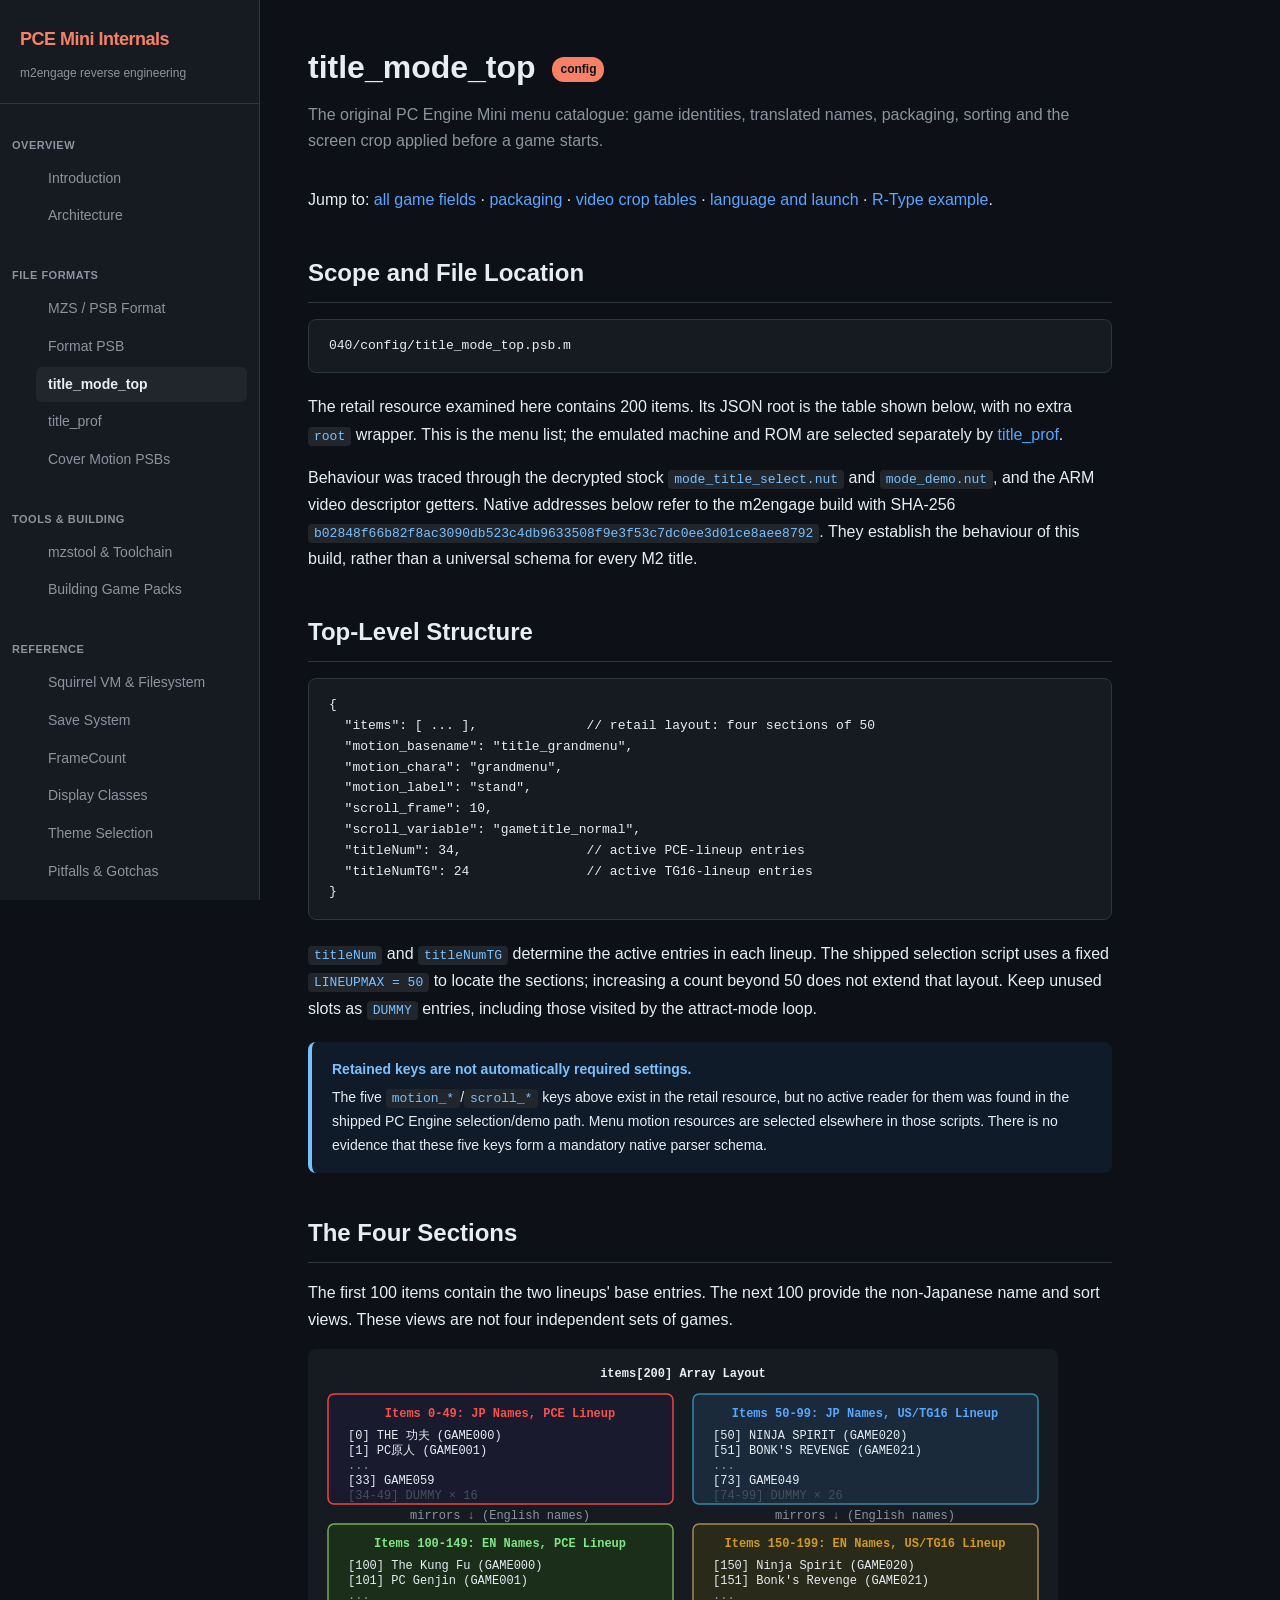
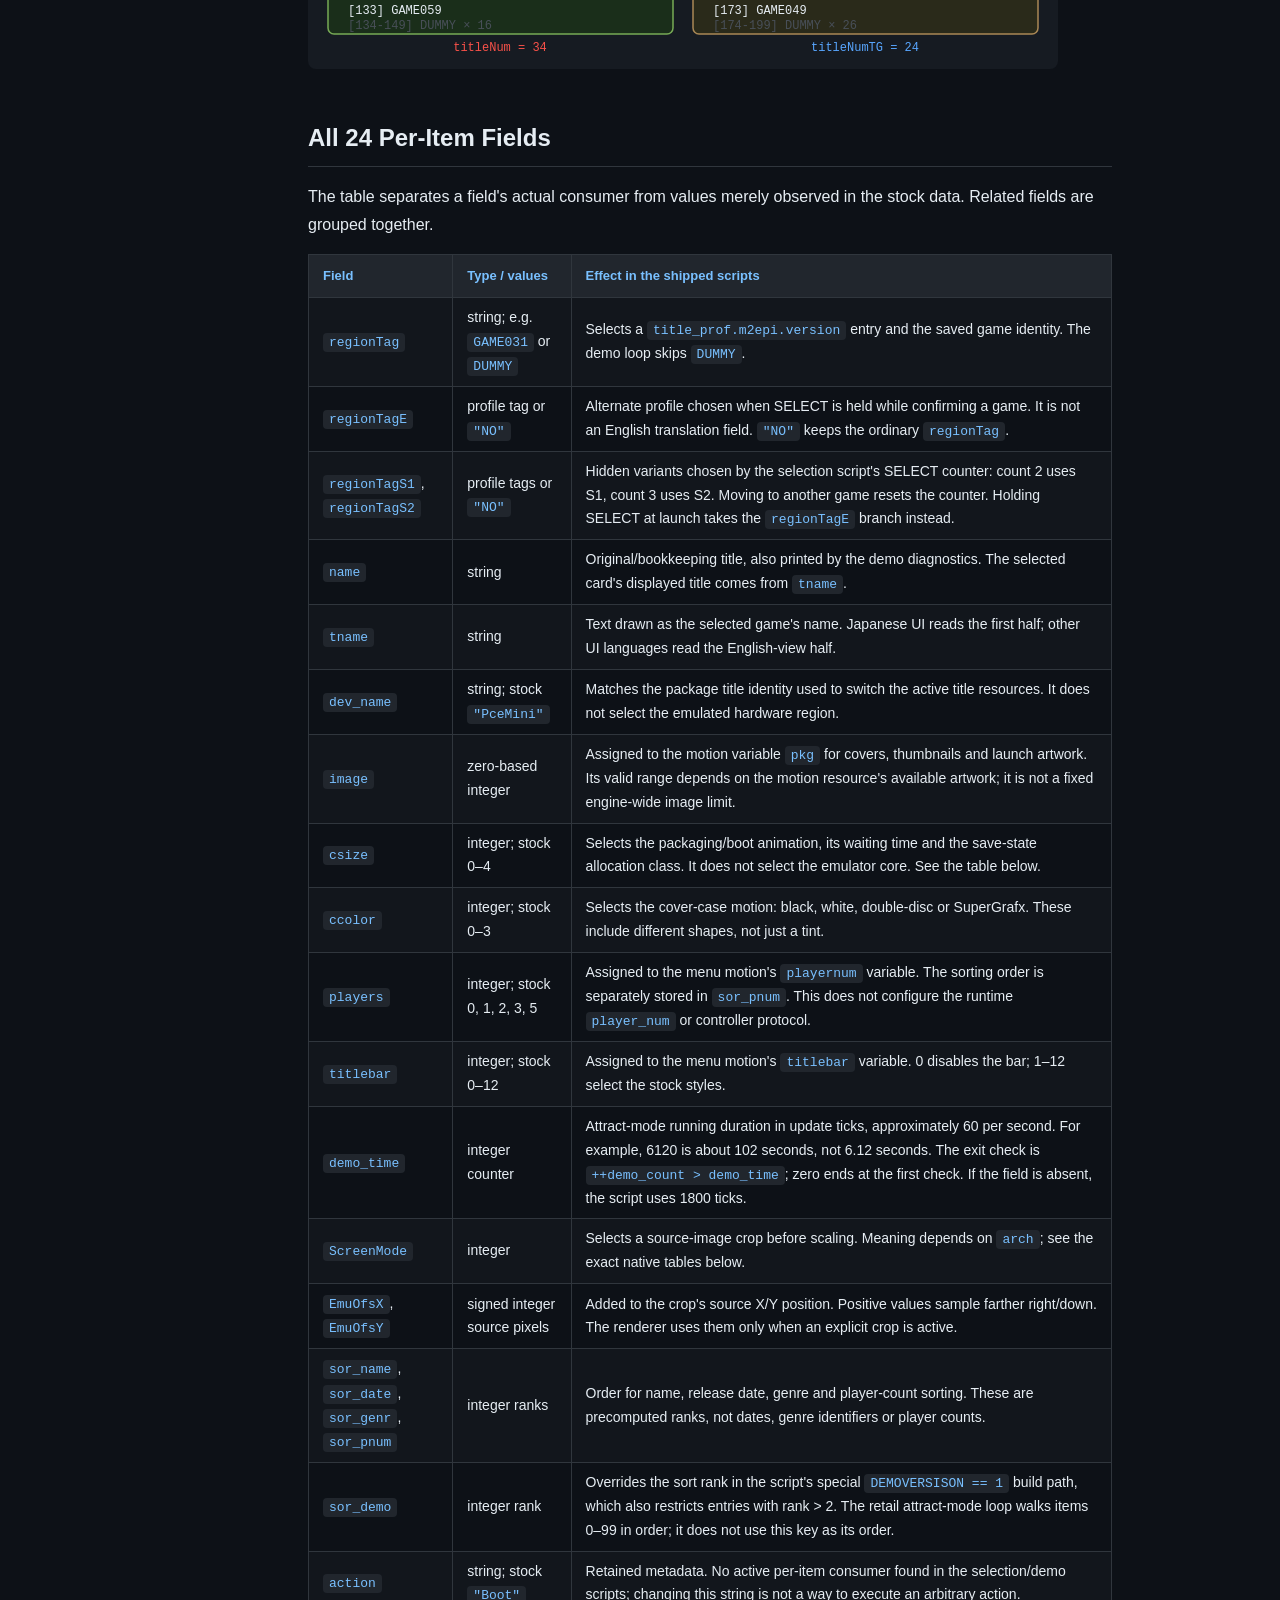
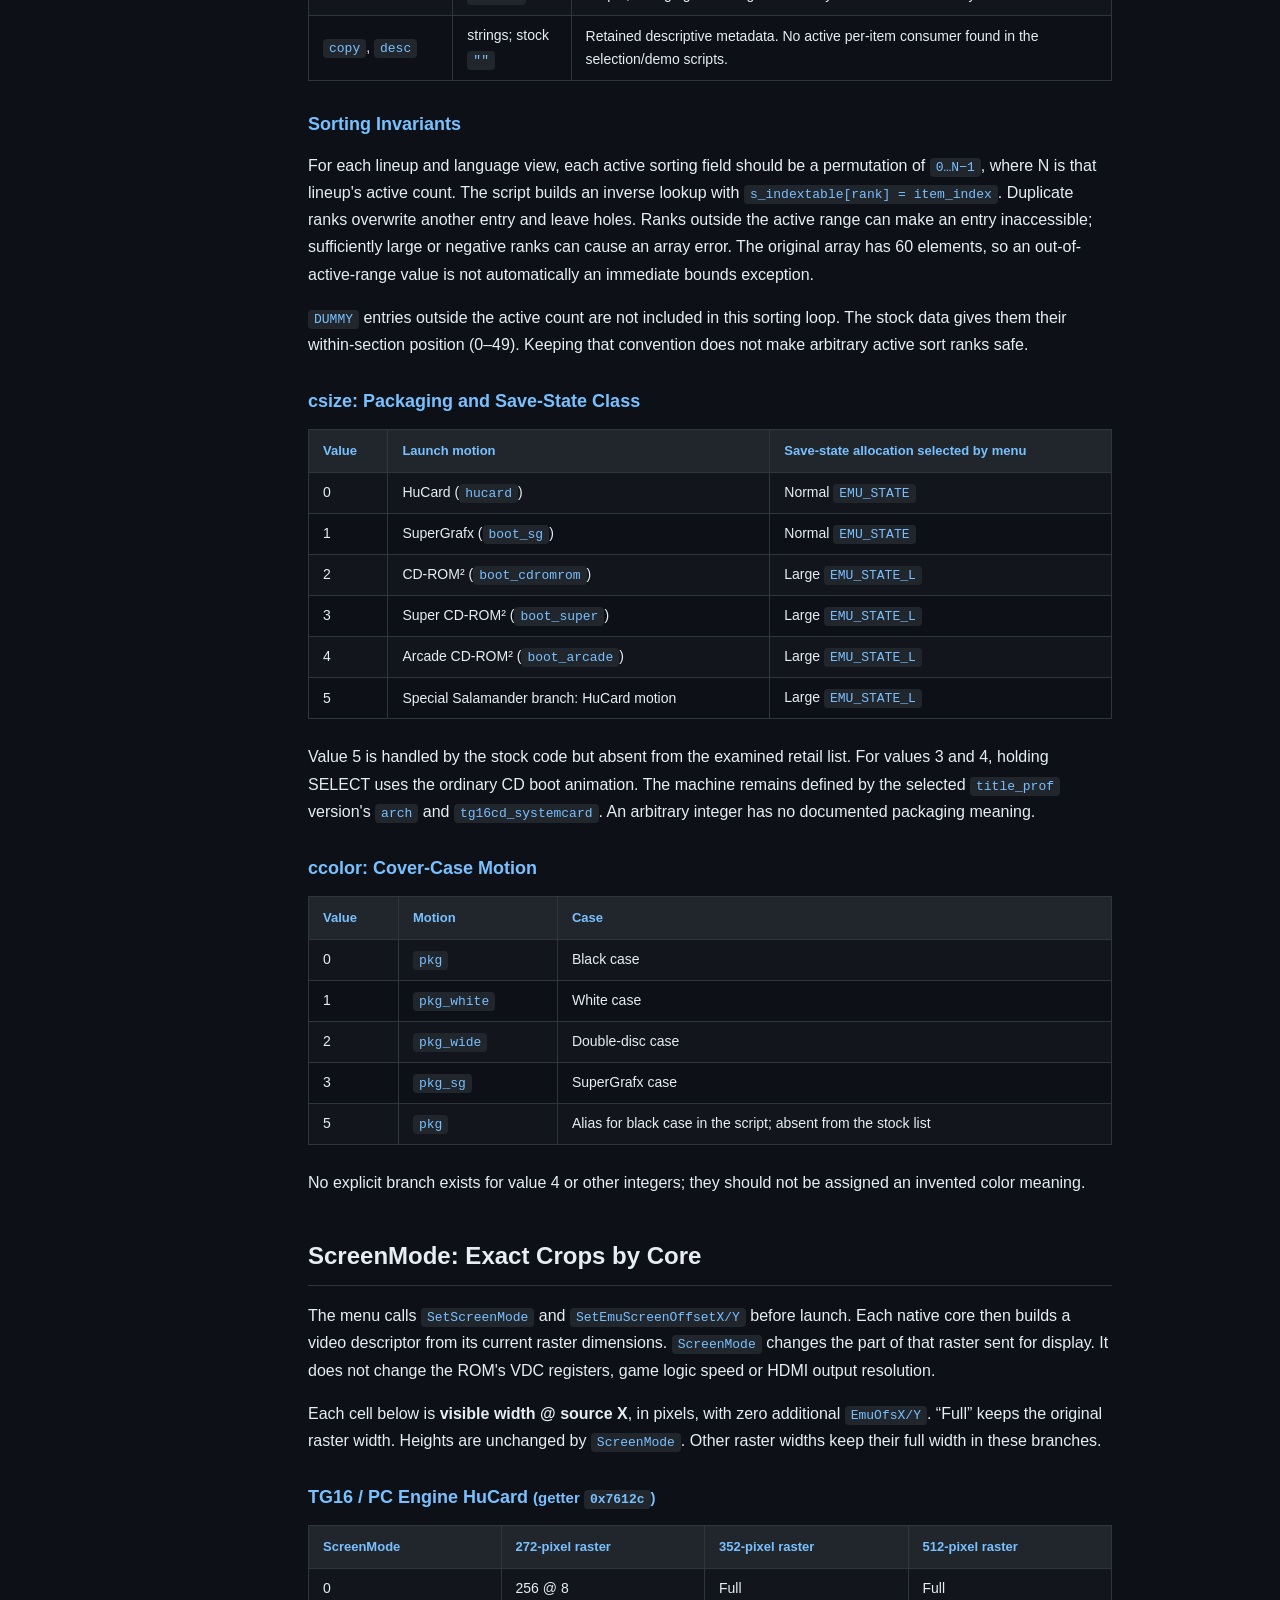
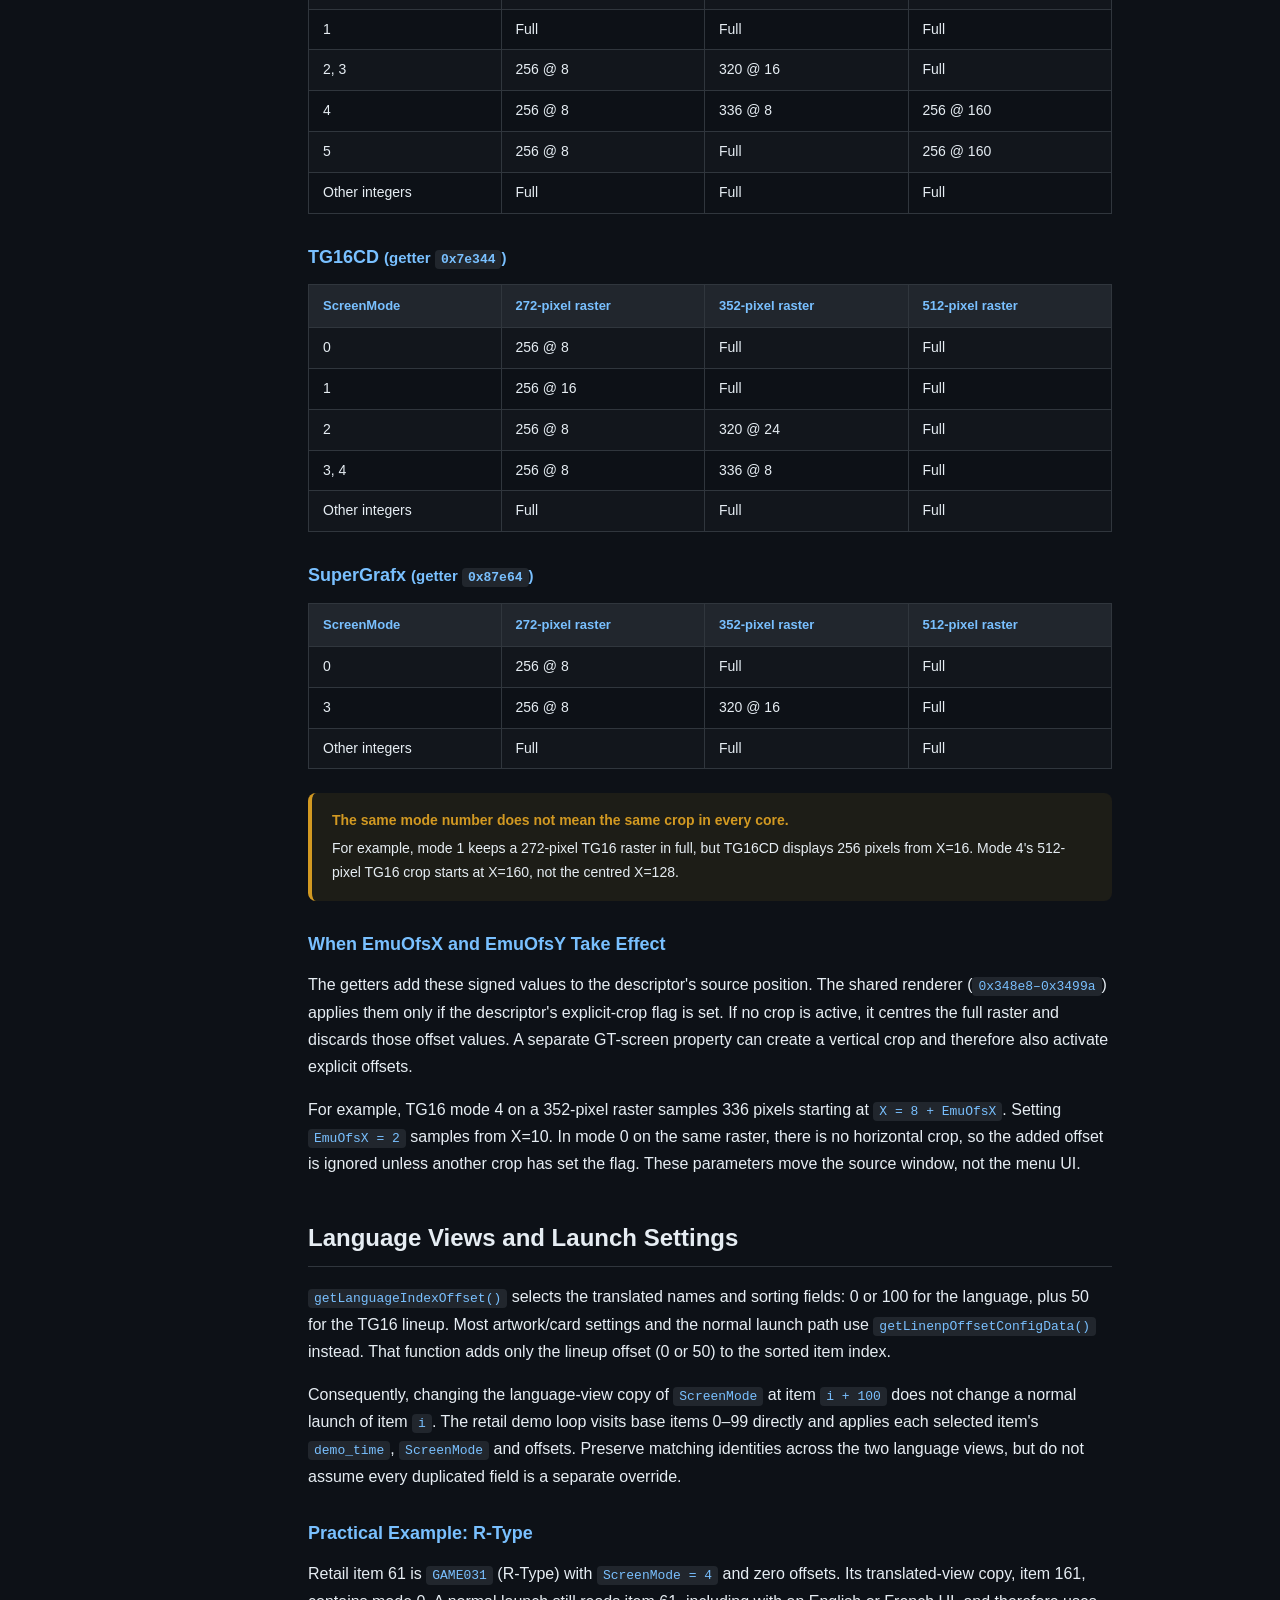
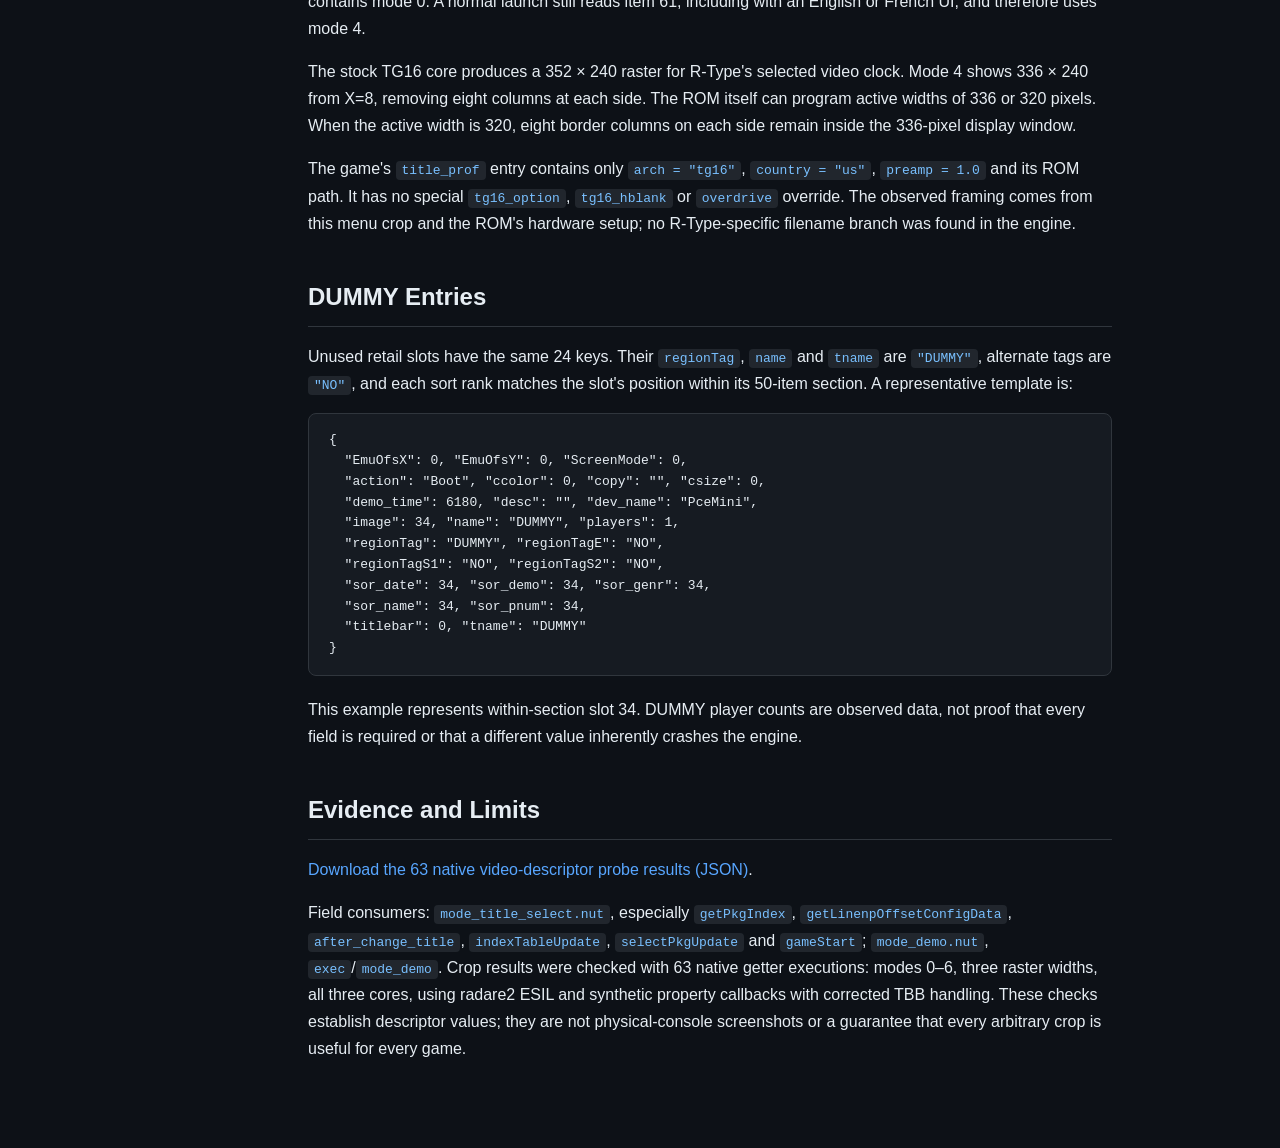
<file: title-mode-top.html>
<!DOCTYPE html>
<html lang="en">
<head>
  <meta charset="UTF-8">
  <meta name="viewport" content="width=device-width, initial-scale=1.0">
  <title>title_mode_top - PCE Mini Internals</title>
  <link rel="stylesheet" href="style.css">
</head>
<body>
  <nav>
    <div class="logo">
      <h1>PCE Mini Internals</h1>
      <div class="subtitle">m2engage reverse engineering</div>
    </div>
    <div class="section-label">Overview</div>
    <ul>
      <li><a href="index.html">Introduction</a></li>
      <li><a href="architecture.html">Architecture</a></li>
    </ul>
    <div class="section-label">File Formats</div>
    <ul>
      <li><a href="mzs-format.html">MZS / PSB Format</a></li>
      <li><a href="psb-format.html">Format PSB</a></li>
      <li><a href="title-mode-top.html" class="active">title_mode_top</a></li>
      <li><a href="title-prof.html">title_prof</a></li>
      <li><a href="cover-motion.html">Cover Motion PSBs</a></li>
    </ul>
    <div class="section-label">Tools &amp; Building</div>
    <ul>
      <li><a href="tools.html">mzstool &amp; Toolchain</a></li>
      <li><a href="building.html">Building Game Packs</a></li>
    </ul>
    <div class="section-label">Reference</div>
    <ul>
      <li><a href="squirrel-vm.html">Squirrel VM &amp; Filesystem</a></li>
      <li><a href="save-system.html">Save System</a></li>
      <li><a href="framecount.html">FrameCount</a></li>
      <li><a href="display-classes.html">Display Classes</a></li>
      <li><a href="theme.html">Theme Selection</a></li>
      <li><a href="pitfalls.html">Pitfalls &amp; Gotchas</a></li>
    </ul>
  </nav>

  <main>
    <h1>title_mode_top <span class="tag">config</span></h1>
    <p class="page-desc">The original PC Engine Mini menu catalogue: game identities, translated names,
      packaging, sorting and the screen crop applied before a game starts.</p>

    <p>Jump to: <a href="#item-fields">all game fields</a> &middot;
      <a href="#csize">packaging</a> &middot; <a href="#screen-mode">video crop tables</a> &middot;
      <a href="#language-launch">language and launch</a> &middot; <a href="#r-type">R-Type example</a>.</p>

    <h2 id="scope">Scope and File Location</h2>
    <pre><code>040/config/title_mode_top.psb.m</code></pre>
    <p>The retail resource examined here contains 200 items. Its JSON root is the table shown below,
      with no extra <code>root</code> wrapper. This is the menu list; the emulated machine and ROM
      are selected separately by <a href="title-prof.html">title_prof</a>.</p>
    <p>Behaviour was traced through the decrypted stock <code>mode_title_select.nut</code> and
      <code>mode_demo.nut</code>, and the ARM video descriptor getters. Native addresses below refer to
      the m2engage build with SHA-256
      <code>b02848f66b82f8ac3090db523c4db9633508f9e3f53c7dc0ee3d01ce8aee8792</code>.
      They establish the behaviour of this build, rather than a universal schema for every M2 title.</p>

    <h2>Top-Level Structure</h2>
    <pre><code>{
  "items": [ ... ],              // retail layout: four sections of 50
  "motion_basename": "title_grandmenu",
  "motion_chara": "grandmenu",
  "motion_label": "stand",
  "scroll_frame": 10,
  "scroll_variable": "gametitle_normal",
  "titleNum": 34,                // active PCE-lineup entries
  "titleNumTG": 24               // active TG16-lineup entries
}</code></pre>
    <p><code>titleNum</code> and <code>titleNumTG</code> determine the active entries in each lineup.
      The shipped selection script uses a fixed <code>LINEUPMAX = 50</code> to locate the sections;
      increasing a count beyond 50 does not extend that layout. Keep unused slots as
      <code>DUMMY</code> entries, including those visited by the attract-mode loop.</p>
    <div class="box box-info">
      <strong>Retained keys are not automatically required settings.</strong>
      The five <code>motion_*</code>/<code>scroll_*</code> keys above exist in the retail resource,
      but no active reader for them was found in the shipped PC Engine selection/demo path.
      Menu motion resources are selected elsewhere in those scripts. There is no evidence that
      these five keys form a mandatory native parser schema.
    </div>

    <h2 id="layout">The Four Sections</h2>
    <p>The first 100 items contain the two lineups' base entries. The next 100 provide the
      non-Japanese name and sort views. These views are not four independent sets of games.</p>
    <!-- SVG diagram for the 200-item array -->
    <svg width="750" height="320" viewBox="0 0 750 320" xmlns="http://www.w3.org/2000/svg">
      <!-- Background -->
      <rect x="0" y="0" width="750" height="320" fill="#161b22" rx="8"/>

      <!-- Title -->
      <text x="375" y="28" fill="#e6edf3" font-size="14" font-weight="bold" text-anchor="middle">items[200] Array Layout</text>

      <!-- Section backgrounds -->
      <!-- JP/PCE names -->
      <rect x="20" y="45" width="345" height="110" fill="#1a1a2e" rx="6" stroke="#e44" stroke-width="1.5"/>
      <!-- US/TG16 names -->
      <rect x="385" y="45" width="345" height="110" fill="#1a2a3a" rx="6" stroke="#38a" stroke-width="1.5"/>
      <!-- EN/PCE names -->
      <rect x="20" y="175" width="345" height="110" fill="#1a2e1a" rx="6" stroke="#7a5" stroke-width="1.5"/>
      <!-- EN/US names -->
      <rect x="385" y="175" width="345" height="110" fill="#2a2a1a" rx="6" stroke="#a85" stroke-width="1.5"/>

      <!-- Section labels -->
      <text x="192" y="68" fill="#f85149" font-size="12" font-weight="bold" text-anchor="middle">Items 0-49: JP Names, PCE Lineup</text>
      <text x="557" y="68" fill="#58a6ff" font-size="12" font-weight="bold" text-anchor="middle">Items 50-99: JP Names, US/TG16 Lineup</text>
      <text x="192" y="198" fill="#7ee787" font-size="12" font-weight="bold" text-anchor="middle">Items 100-149: EN Names, PCE Lineup</text>
      <text x="557" y="198" fill="#d29922" font-size="12" font-weight="bold" text-anchor="middle">Items 150-199: EN Names, US/TG16 Lineup</text>

      <!-- JP/PCE details -->
      <text x="40" y="90" fill="#e6edf3" font-size="11">[0] THE 功夫 (GAME000)</text>
      <text x="40" y="105" fill="#e6edf3" font-size="11">[1] PC原人 (GAME001)</text>
      <text x="40" y="120" fill="#8b949e" font-size="11">  ...</text>
      <text x="40" y="135" fill="#e6edf3" font-size="11">[33] GAME059</text>
      <text x="40" y="150" fill="#484f58" font-size="11">[34-49] DUMMY &times; 16</text>

      <!-- US/TG16 details -->
      <text x="405" y="90" fill="#e6edf3" font-size="11">[50] NINJA SPIRIT (GAME020)</text>
      <text x="405" y="105" fill="#e6edf3" font-size="11">[51] BONK'S REVENGE (GAME021)</text>
      <text x="405" y="120" fill="#8b949e" font-size="11">  ...</text>
      <text x="405" y="135" fill="#e6edf3" font-size="11">[73] GAME049</text>
      <text x="405" y="150" fill="#484f58" font-size="11">[74-99] DUMMY &times; 26</text>

      <!-- EN/PCE details -->
      <text x="40" y="220" fill="#e6edf3" font-size="11">[100] The Kung Fu (GAME000)</text>
      <text x="40" y="235" fill="#e6edf3" font-size="11">[101] PC Genjin (GAME001)</text>
      <text x="40" y="250" fill="#8b949e" font-size="11">  ...</text>
      <text x="40" y="265" fill="#e6edf3" font-size="11">[133] GAME059</text>
      <text x="40" y="280" fill="#484f58" font-size="11">[134-149] DUMMY &times; 16</text>

      <!-- EN/US details -->
      <text x="405" y="220" fill="#e6edf3" font-size="11">[150] Ninja Spirit (GAME020)</text>
      <text x="405" y="235" fill="#e6edf3" font-size="11">[151] Bonk's Revenge (GAME021)</text>
      <text x="405" y="250" fill="#8b949e" font-size="11">  ...</text>
      <text x="405" y="265" fill="#e6edf3" font-size="11">[173] GAME049</text>
      <text x="405" y="280" fill="#484f58" font-size="11">[174-199] DUMMY &times; 26</text>

      <!-- Arrows between mirror sections -->
      <text x="192" y="170" fill="#8b949e" font-size="10" text-anchor="middle">mirrors &darr; (English names)</text>
      <text x="557" y="170" fill="#8b949e" font-size="10" text-anchor="middle">mirrors &darr; (English names)</text>

      <!-- Count labels -->
      <text x="192" y="302" fill="#f85149" font-size="11" text-anchor="middle">titleNum = 34</text>
      <text x="557" y="302" fill="#58a6ff" font-size="11" text-anchor="middle">titleNumTG = 24</text>
    </svg>


    <h2 id="item-fields">All 24 Per-Item Fields</h2>
    <p>The table separates a field's actual consumer from values merely observed in the stock data.
      Related fields are grouped together.</p>
    <table>
      <tr><th>Field</th><th>Type / values</th><th>Effect in the shipped scripts</th></tr>
      <tr><td><code>regionTag</code></td><td>string; e.g. <code>GAME031</code> or <code>DUMMY</code></td>
        <td>Selects a <code>title_prof.m2epi.version</code> entry and the saved game identity.
          The demo loop skips <code>DUMMY</code>.</td></tr>
      <tr><td><code>regionTagE</code></td><td>profile tag or <code>"NO"</code></td>
        <td>Alternate profile chosen when SELECT is held while confirming a game. It is not an
          English translation field. <code>"NO"</code> keeps the ordinary <code>regionTag</code>.</td></tr>
      <tr><td><code>regionTagS1</code>, <code>regionTagS2</code></td><td>profile tags or <code>"NO"</code></td>
        <td>Hidden variants chosen by the selection script's SELECT counter: count 2 uses S1,
          count 3 uses S2. Moving to another game resets the counter. Holding SELECT at launch
          takes the <code>regionTagE</code> branch instead.</td></tr>
      <tr><td><code>name</code></td><td>string</td><td>Original/bookkeeping title, also printed by the
        demo diagnostics. The selected card's displayed title comes from <code>tname</code>.</td></tr>
      <tr><td><code>tname</code></td><td>string</td><td>Text drawn as the selected game's name.
        Japanese UI reads the first half; other UI languages read the English-view half.</td></tr>
      <tr><td><code>dev_name</code></td><td>string; stock <code>"PceMini"</code></td>
        <td>Matches the package title identity used to switch the active title resources.
          It does not select the emulated hardware region.</td></tr>
      <tr><td><code>image</code></td><td>zero-based integer</td><td>Assigned to the motion variable
        <code>pkg</code> for covers, thumbnails and launch artwork. Its valid range depends on
        the motion resource's available artwork; it is not a fixed engine-wide image limit.</td></tr>
      <tr><td><code>csize</code></td><td>integer; stock 0–4</td><td>Selects the packaging/boot animation,
        its waiting time and the save-state allocation class. It does not select the emulator core.
        See the table below.</td></tr>
      <tr><td><code>ccolor</code></td><td>integer; stock 0–3</td><td>Selects the cover-case motion:
        black, white, double-disc or SuperGrafx. These include different shapes, not just a tint.</td></tr>
      <tr><td><code>players</code></td><td>integer; stock 0, 1, 2, 3, 5</td><td>Assigned to the menu motion's
        <code>playernum</code> variable. The sorting order is separately stored in <code>sor_pnum</code>.
        This does not configure the runtime <code>player_num</code> or controller protocol.</td></tr>
      <tr><td><code>titlebar</code></td><td>integer; stock 0–12</td><td>Assigned to the menu motion's
        <code>titlebar</code> variable. 0 disables the bar; 1–12 select the stock styles.</td></tr>
      <tr><td><code>demo_time</code></td><td>integer counter</td><td>Attract-mode running duration in update
        ticks, approximately 60 per second. For example, 6120 is about 102 seconds, not 6.12 seconds.
        The exit check is <code>++demo_count &gt; demo_time</code>; zero ends at the first check.
        If the field is absent, the script uses 1800 ticks.</td></tr>
      <tr><td><code>ScreenMode</code></td><td>integer</td><td>Selects a source-image crop before scaling.
        Meaning depends on <code>arch</code>; see the exact native tables below.</td></tr>
      <tr><td><code>EmuOfsX</code>, <code>EmuOfsY</code></td><td>signed integer source pixels</td>
        <td>Added to the crop's source X/Y position. Positive values sample farther right/down.
          The renderer uses them only when an explicit crop is active.</td></tr>
      <tr><td><code>sor_name</code>, <code>sor_date</code>, <code>sor_genr</code>, <code>sor_pnum</code></td>
        <td>integer ranks</td><td>Order for name, release date, genre and player-count sorting.
          These are precomputed ranks, not dates, genre identifiers or player counts.</td></tr>
      <tr><td><code>sor_demo</code></td><td>integer rank</td><td>Overrides the sort rank in the script's
        special <code>DEMOVERSISON == 1</code> build path, which also restricts entries with rank &gt; 2.
        The retail attract-mode loop walks items 0–99 in order; it does not use this key as its order.</td></tr>
      <tr><td><code>action</code></td><td>string; stock <code>"Boot"</code></td>
        <td>Retained metadata. No active per-item consumer found in the selection/demo scripts;
          changing this string is not a way to execute an arbitrary action.</td></tr>
      <tr><td><code>copy</code>, <code>desc</code></td><td>strings; stock <code>""</code></td>
        <td>Retained descriptive metadata. No active per-item consumer found in the selection/demo scripts.</td></tr>
    </table>

    <h3 id="sorting">Sorting Invariants</h3>
    <p>For each lineup and language view, each active sorting field should be a permutation of
      <code>0…N−1</code>, where N is that lineup's active count. The script builds an inverse lookup
      with <code>s_indextable[rank] = item_index</code>. Duplicate ranks overwrite another entry and
      leave holes. Ranks outside the active range can make an entry inaccessible; sufficiently
      large or negative ranks can cause an array error. The original array has 60 elements,
      so an out-of-active-range value is not automatically an immediate bounds exception.</p>
    <p><code>DUMMY</code> entries outside the active count are not included in this sorting loop.
      The stock data gives them their within-section position (0–49). Keeping that convention
      does not make arbitrary active sort ranks safe.</p>

    <h3 id="csize">csize: Packaging and Save-State Class</h3>
    <table>
      <tr><th>Value</th><th>Launch motion</th><th>Save-state allocation selected by menu</th></tr>
      <tr><td>0</td><td>HuCard (<code>hucard</code>)</td><td>Normal <code>EMU_STATE</code></td></tr>
      <tr><td>1</td><td>SuperGrafx (<code>boot_sg</code>)</td><td>Normal <code>EMU_STATE</code></td></tr>
      <tr><td>2</td><td>CD-ROM² (<code>boot_cdromrom</code>)</td><td>Large <code>EMU_STATE_L</code></td></tr>
      <tr><td>3</td><td>Super CD-ROM² (<code>boot_super</code>)</td><td>Large <code>EMU_STATE_L</code></td></tr>
      <tr><td>4</td><td>Arcade CD-ROM² (<code>boot_arcade</code>)</td><td>Large <code>EMU_STATE_L</code></td></tr>
      <tr><td>5</td><td>Special Salamander branch: HuCard motion</td><td>Large <code>EMU_STATE_L</code></td></tr>
    </table>
    <p>Value 5 is handled by the stock code but absent from the examined retail list. For values 3
      and 4, holding SELECT uses the ordinary CD boot animation. The machine remains defined by
      the selected <code>title_prof</code> version's <code>arch</code> and <code>tg16cd_systemcard</code>.
      An arbitrary integer has no documented packaging meaning.</p>

    <h3 id="ccolor">ccolor: Cover-Case Motion</h3>
    <table>
      <tr><th>Value</th><th>Motion</th><th>Case</th></tr>
      <tr><td>0</td><td><code>pkg</code></td><td>Black case</td></tr>
      <tr><td>1</td><td><code>pkg_white</code></td><td>White case</td></tr>
      <tr><td>2</td><td><code>pkg_wide</code></td><td>Double-disc case</td></tr>
      <tr><td>3</td><td><code>pkg_sg</code></td><td>SuperGrafx case</td></tr>
      <tr><td>5</td><td><code>pkg</code></td><td>Alias for black case in the script; absent from the stock list</td></tr>
    </table>
    <p>No explicit branch exists for value 4 or other integers; they should not be assigned an
      invented color meaning.</p>

    <h2 id="screen-mode">ScreenMode: Exact Crops by Core</h2>
    <p>The menu calls <code>SetScreenMode</code> and <code>SetEmuScreenOffsetX/Y</code> before launch.
      Each native core then builds a video descriptor from its current raster dimensions.
      <code>ScreenMode</code> changes the part of that raster sent for display. It does not change
      the ROM's VDC registers, game logic speed or HDMI output resolution.</p>
    <p>Each cell below is <strong>visible width @ source X</strong>, in pixels, with zero additional
      <code>EmuOfsX/Y</code>. “Full” keeps the original raster width. Heights are unchanged by
      <code>ScreenMode</code>. Other raster widths keep their full width in these branches.</p>
    <h3>TG16 / PC Engine HuCard <small>(getter <code>0x7612c</code>)</small></h3>
    <table>
      <tr><th>ScreenMode</th><th>272-pixel raster</th><th>352-pixel raster</th><th>512-pixel raster</th></tr>
      <tr><td>0</td><td>256 @ 8</td><td>Full</td><td>Full</td></tr>
      <tr><td>1</td><td>Full</td><td>Full</td><td>Full</td></tr>
      <tr><td>2, 3</td><td>256 @ 8</td><td>320 @ 16</td><td>Full</td></tr>
      <tr><td>4</td><td>256 @ 8</td><td>336 @ 8</td><td>256 @ 160</td></tr>
      <tr><td>5</td><td>256 @ 8</td><td>Full</td><td>256 @ 160</td></tr>
      <tr><td>Other integers</td><td>Full</td><td>Full</td><td>Full</td></tr>
    </table>
    <h3>TG16CD <small>(getter <code>0x7e344</code>)</small></h3>
    <table>
      <tr><th>ScreenMode</th><th>272-pixel raster</th><th>352-pixel raster</th><th>512-pixel raster</th></tr>
      <tr><td>0</td><td>256 @ 8</td><td>Full</td><td>Full</td></tr>
      <tr><td>1</td><td>256 @ 16</td><td>Full</td><td>Full</td></tr>
      <tr><td>2</td><td>256 @ 8</td><td>320 @ 24</td><td>Full</td></tr>
      <tr><td>3, 4</td><td>256 @ 8</td><td>336 @ 8</td><td>Full</td></tr>
      <tr><td>Other integers</td><td>Full</td><td>Full</td><td>Full</td></tr>
    </table>
    <h3>SuperGrafx <small>(getter <code>0x87e64</code>)</small></h3>
    <table>
      <tr><th>ScreenMode</th><th>272-pixel raster</th><th>352-pixel raster</th><th>512-pixel raster</th></tr>
      <tr><td>0</td><td>256 @ 8</td><td>Full</td><td>Full</td></tr>
      <tr><td>3</td><td>256 @ 8</td><td>320 @ 16</td><td>Full</td></tr>
      <tr><td>Other integers</td><td>Full</td><td>Full</td><td>Full</td></tr>
    </table>
    <div class="box box-warning">
      <strong>The same mode number does not mean the same crop in every core.</strong>
      For example, mode 1 keeps a 272-pixel TG16 raster in full, but TG16CD displays 256 pixels
      from X=16. Mode 4's 512-pixel TG16 crop starts at X=160, not the centred X=128.
    </div>
    <h3 id="screen-offsets">When EmuOfsX and EmuOfsY Take Effect</h3>
    <p>The getters add these signed values to the descriptor's source position. The shared renderer
      (<code>0x348e8–0x3499a</code>) applies them only if the descriptor's explicit-crop flag is set.
      If no crop is active, it centres the full raster and discards those offset values. A separate
      GT-screen property can create a vertical crop and therefore also activate explicit offsets.</p>
    <p>For example, TG16 mode 4 on a 352-pixel raster samples 336 pixels starting at
      <code>X = 8 + EmuOfsX</code>. Setting <code>EmuOfsX = 2</code> samples from X=10.
      In mode 0 on the same raster, there is no horizontal crop, so the added offset is ignored
      unless another crop has set the flag. These parameters move the source window, not the menu UI.</p>

    <h2 id="language-launch">Language Views and Launch Settings</h2>
    <p><code>getLanguageIndexOffset()</code> selects the translated names and sorting fields:
      0 or 100 for the language, plus 50 for the TG16 lineup. Most artwork/card settings and
      the normal launch path use <code>getLinenpOffsetConfigData()</code> instead. That function
      adds only the lineup offset (0 or 50) to the sorted item index.</p>
    <p>Consequently, changing the language-view copy of <code>ScreenMode</code> at item
      <code>i + 100</code> does not change a normal launch of item <code>i</code>.
      The retail demo loop visits base items 0–99 directly and applies each selected item's
      <code>demo_time</code>, <code>ScreenMode</code> and offsets. Preserve matching identities
      across the two language views, but do not assume every duplicated field is a separate override.</p>

    <h3 id="r-type">Practical Example: R-Type</h3>
    <p>Retail item 61 is <code>GAME031</code> (R-Type) with <code>ScreenMode = 4</code> and zero offsets.
      Its translated-view copy, item 161, contains mode 0. A normal launch still reads item 61,
      including with an English or French UI, and therefore uses mode 4.</p>
    <p>The stock TG16 core produces a 352 × 240 raster for R-Type's selected video clock.
      Mode 4 shows 336 × 240 from X=8, removing eight columns at each side. The ROM itself can
      program active widths of 336 or 320 pixels. When the active width is 320, eight border
      columns on each side remain inside the 336-pixel display window.</p>
    <p>The game's <code>title_prof</code> entry contains only <code>arch = "tg16"</code>,
      <code>country = "us"</code>, <code>preamp = 1.0</code> and its ROM path. It has no special
      <code>tg16_option</code>, <code>tg16_hblank</code> or <code>overdrive</code> override.
      The observed framing comes from this menu crop and the ROM's hardware setup; no
      R-Type-specific filename branch was found in the engine.</p>

    <h2 id="dummy">DUMMY Entries</h2>
    <p>Unused retail slots have the same 24 keys. Their <code>regionTag</code>, <code>name</code>
      and <code>tname</code> are <code>"DUMMY"</code>, alternate tags are <code>"NO"</code>,
      and each sort rank matches the slot's position within its 50-item section.
      A representative template is:</p>
    <pre><code>{
  "EmuOfsX": 0, "EmuOfsY": 0, "ScreenMode": 0,
  "action": "Boot", "ccolor": 0, "copy": "", "csize": 0,
  "demo_time": 6180, "desc": "", "dev_name": "PceMini",
  "image": 34, "name": "DUMMY", "players": 1,
  "regionTag": "DUMMY", "regionTagE": "NO",
  "regionTagS1": "NO", "regionTagS2": "NO",
  "sor_date": 34, "sor_demo": 34, "sor_genr": 34,
  "sor_name": 34, "sor_pnum": 34,
  "titlebar": 0, "tname": "DUMMY"
}</code></pre>
    <p>This example represents within-section slot 34. DUMMY player counts are observed data,
      not proof that every field is required or that a different value inherently crashes the engine.</p>

    <h2 id="evidence">Evidence and Limits</h2>
    <p><a href="evidence/screen-modes.json">Download the 63 native video-descriptor probe results (JSON)</a>.</p>
    <p>Field consumers: <code>mode_title_select.nut</code>, especially
      <code>getPkgIndex</code>, <code>getLinenpOffsetConfigData</code>,
      <code>after_change_title</code>, <code>indexTableUpdate</code>,
      <code>selectPkgUpdate</code> and <code>gameStart</code>;
      <code>mode_demo.nut</code>, <code>exec</code>/<code>mode_demo</code>.
      Crop results were checked with 63 native getter executions: modes 0–6, three raster widths,
      all three cores, using radare2 ESIL and synthetic property callbacks with corrected TBB handling.
      These checks establish descriptor values; they are not physical-console screenshots or a
      guarantee that every arbitrary crop is useful for every game.</p>
  </main>
</body>
</html>
</file>
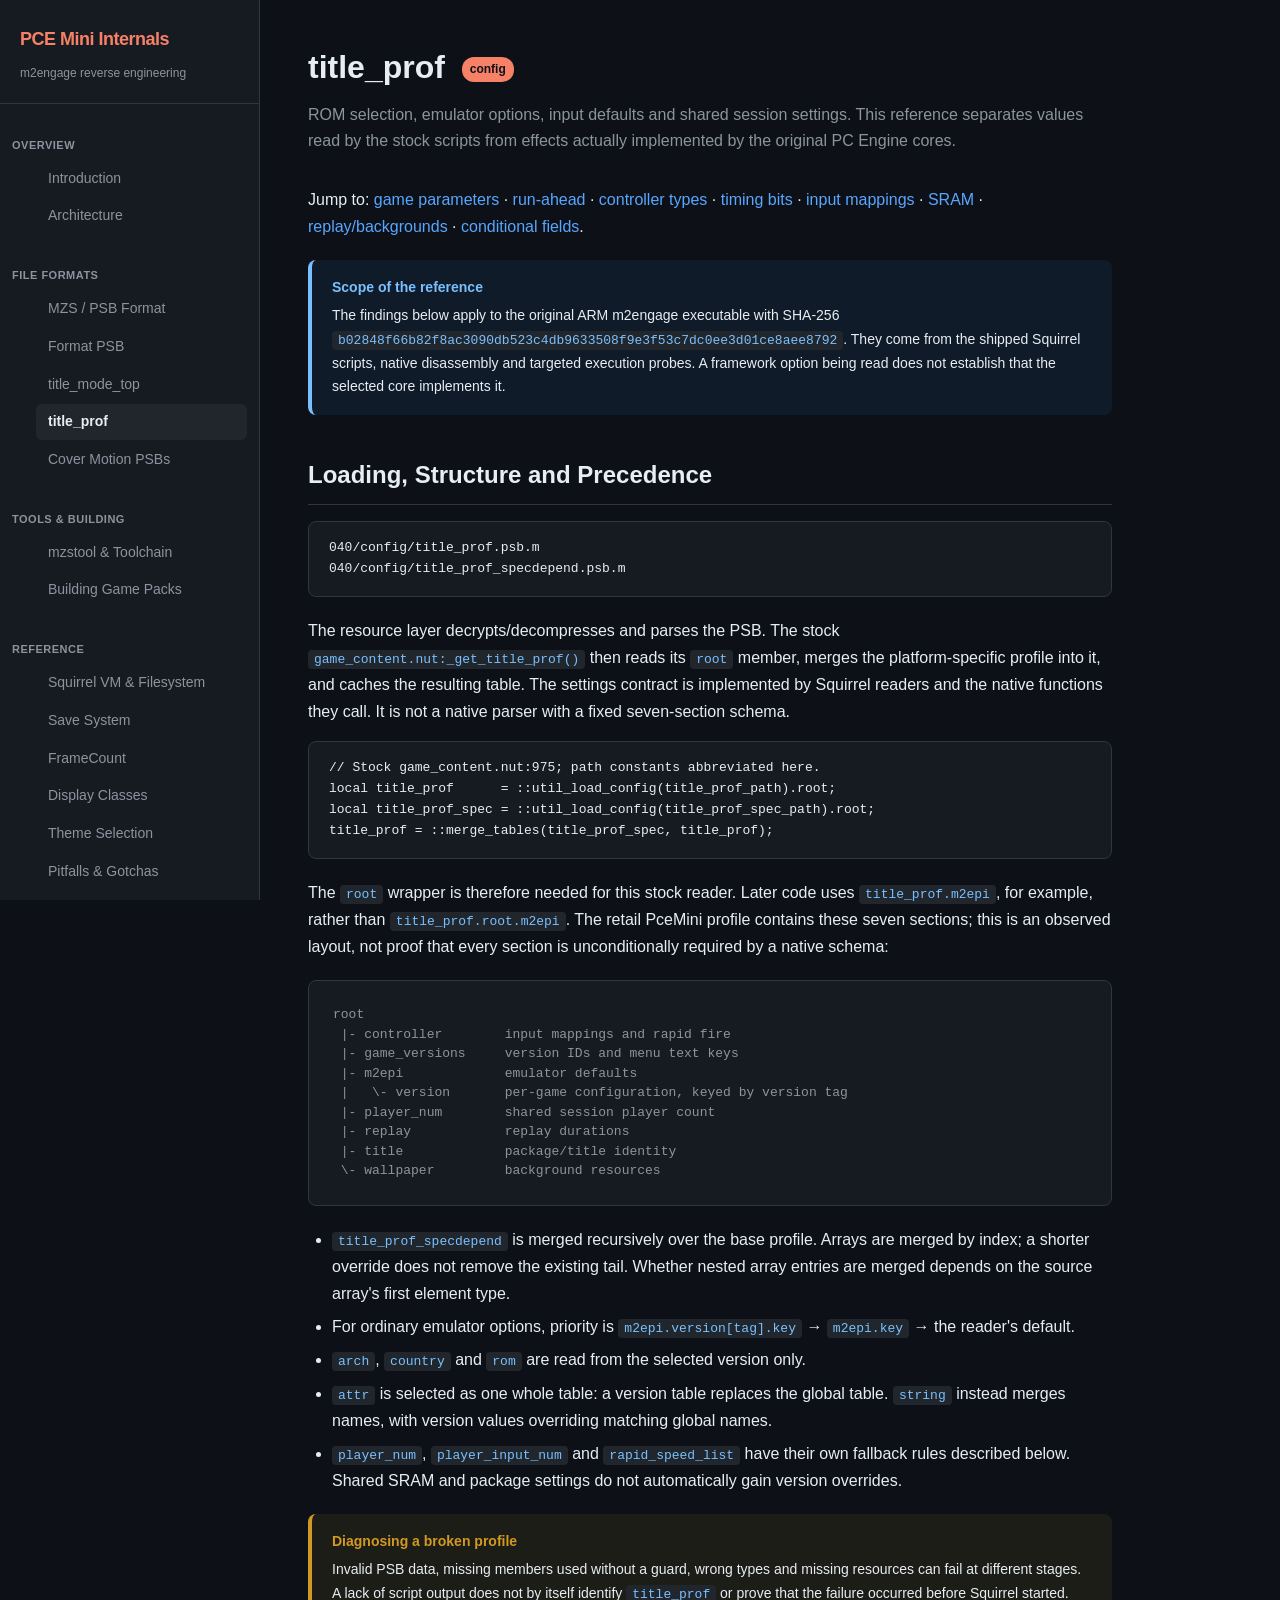
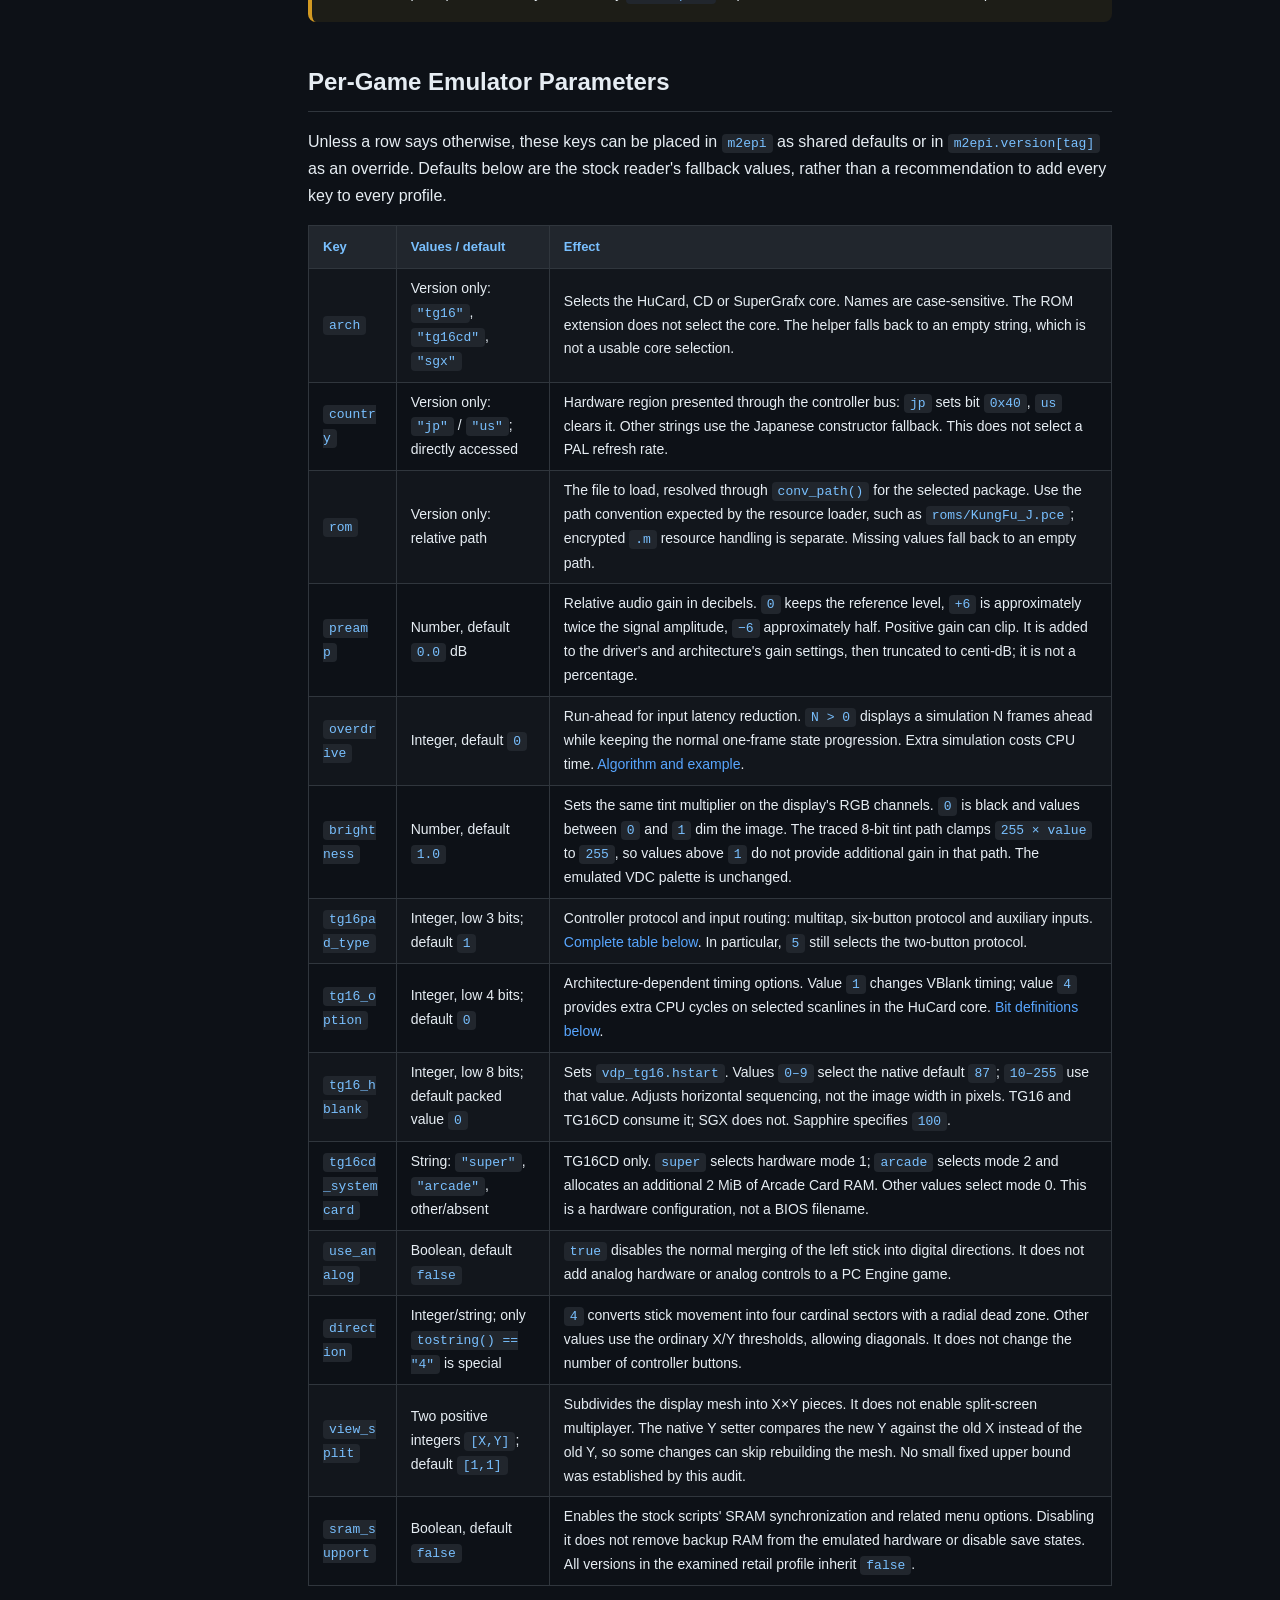
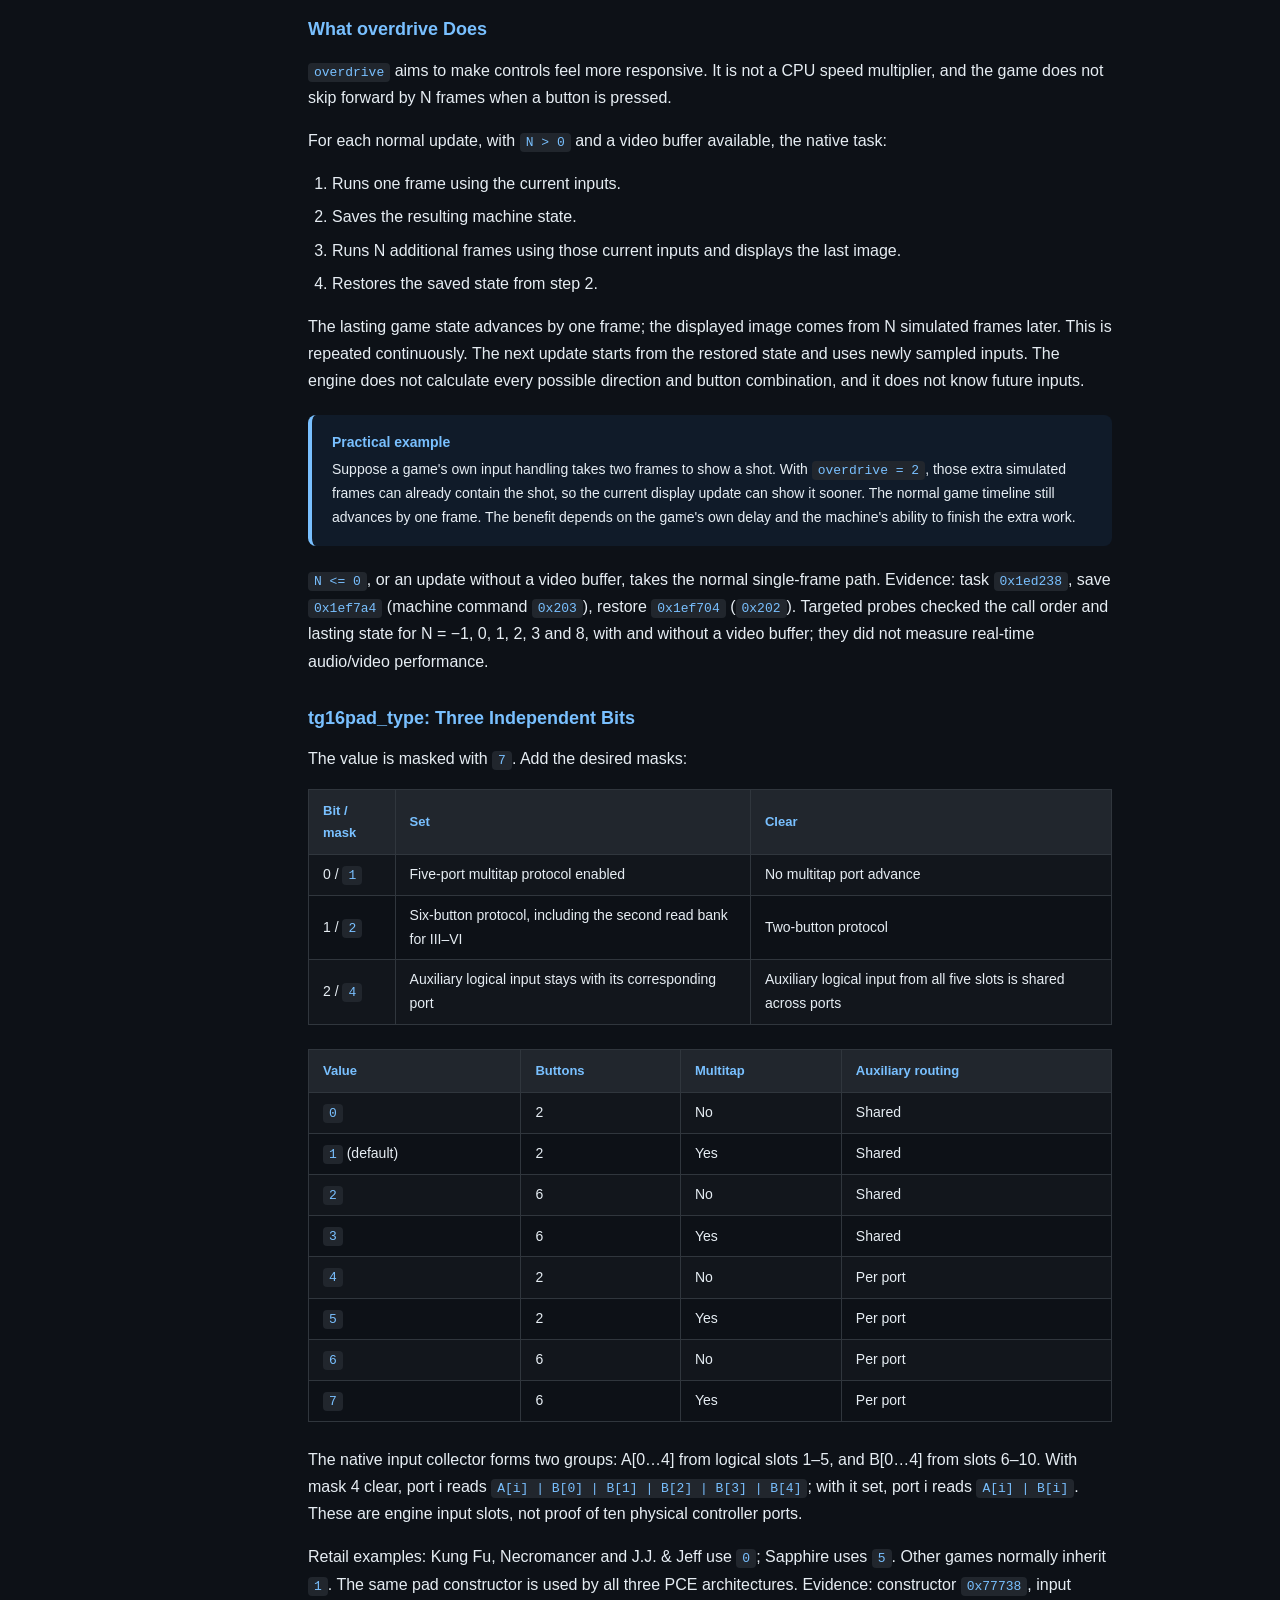
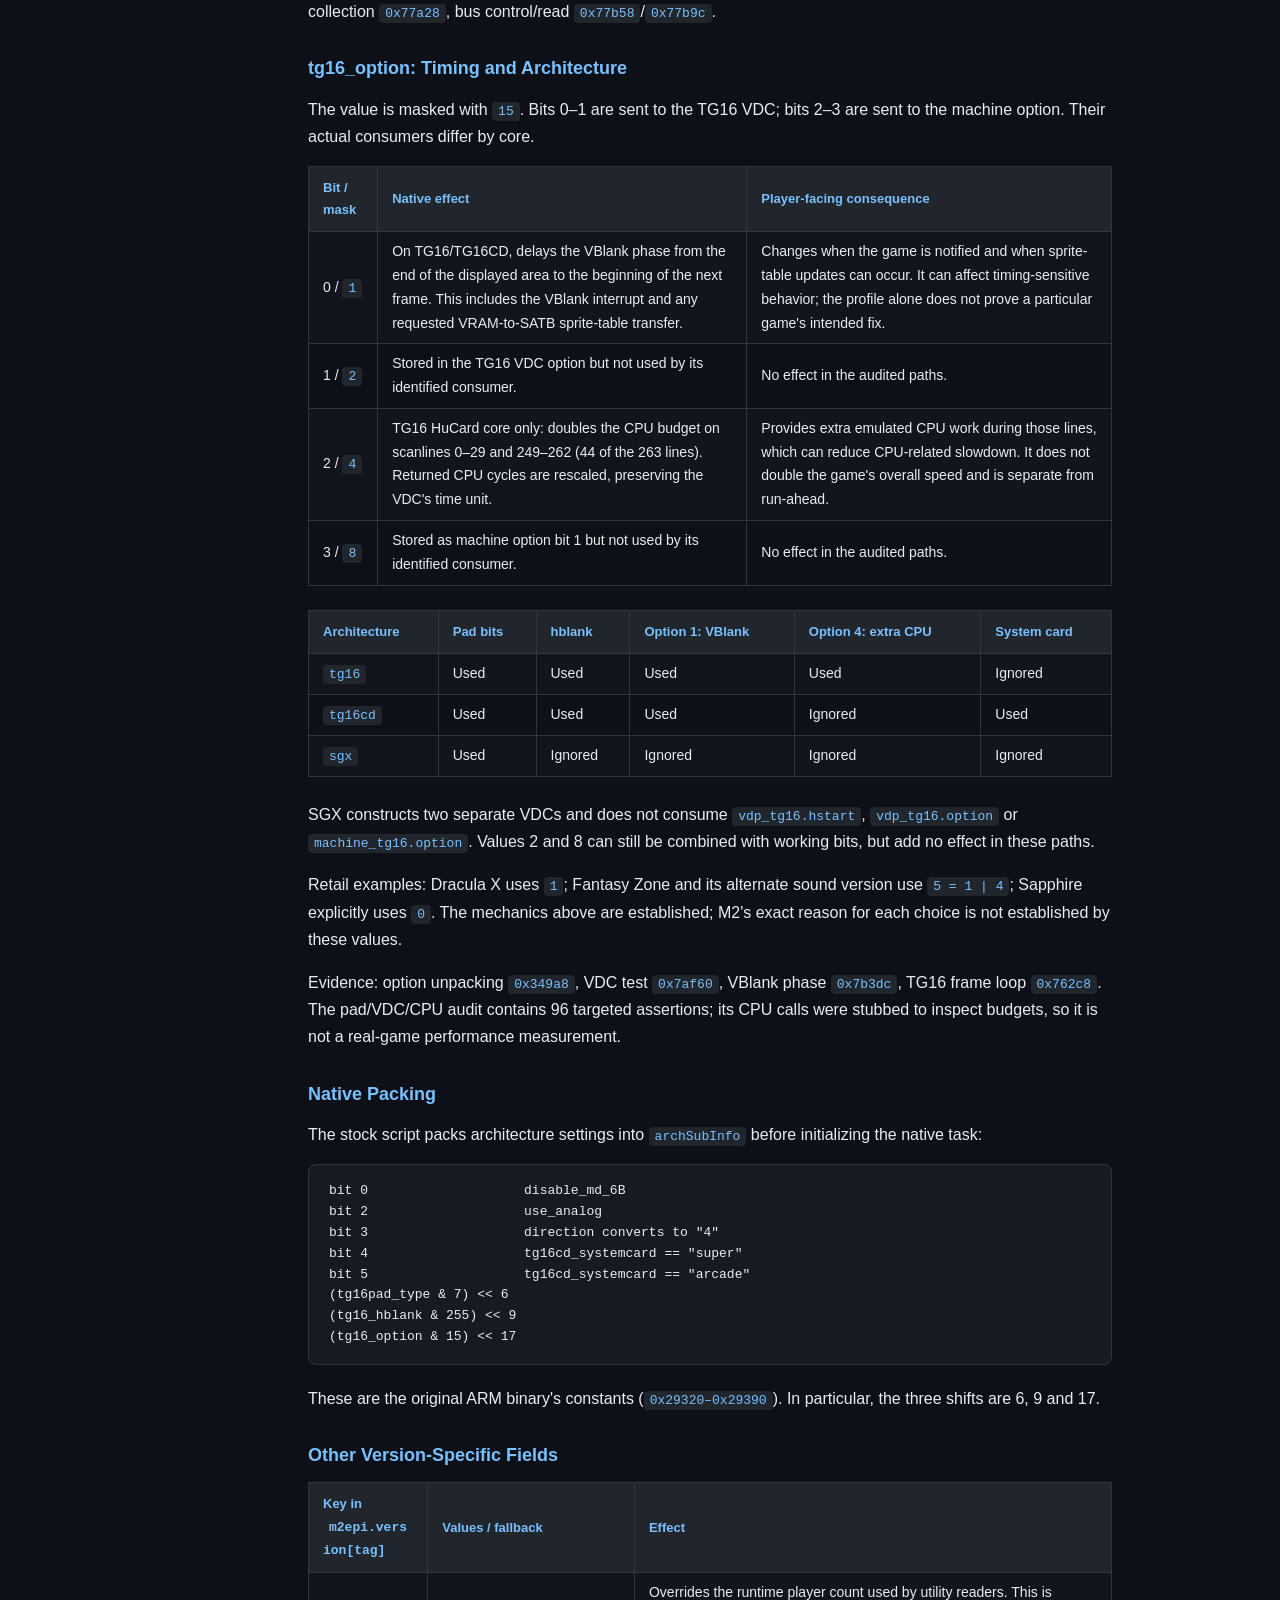
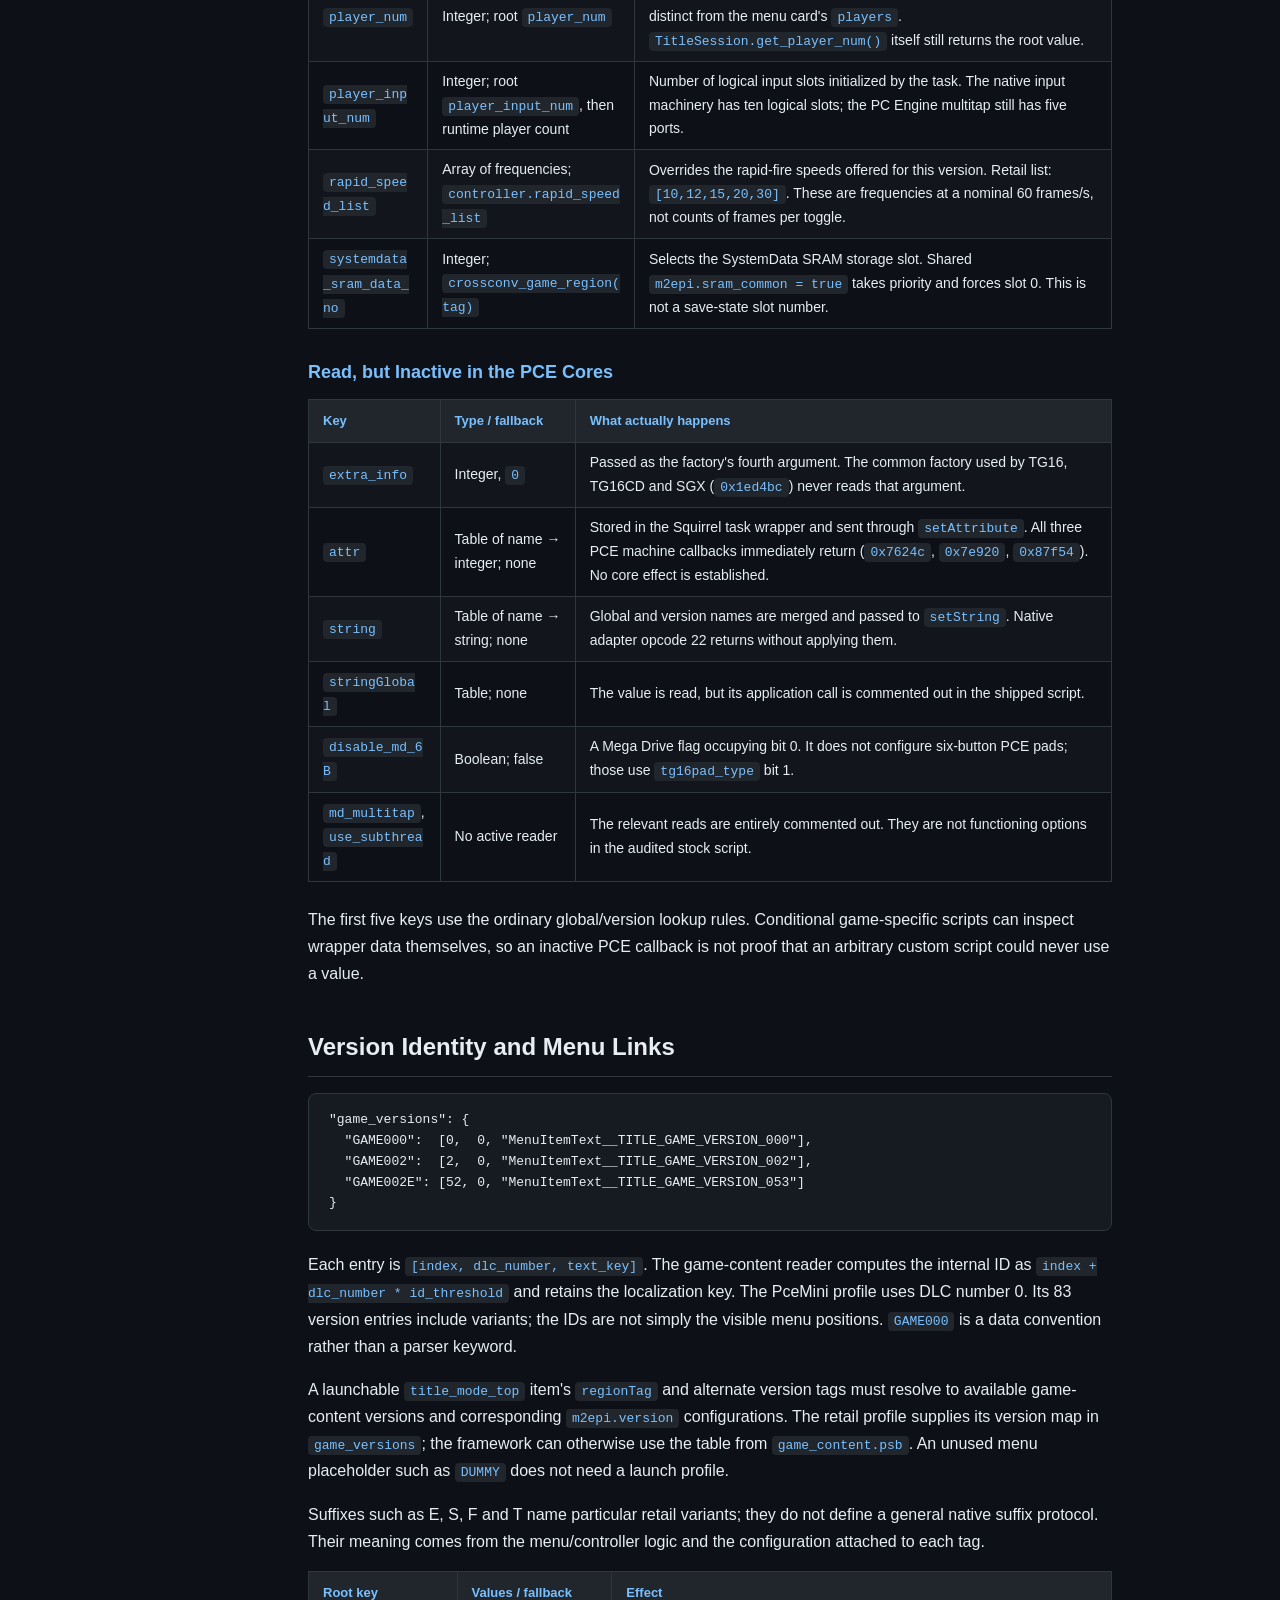
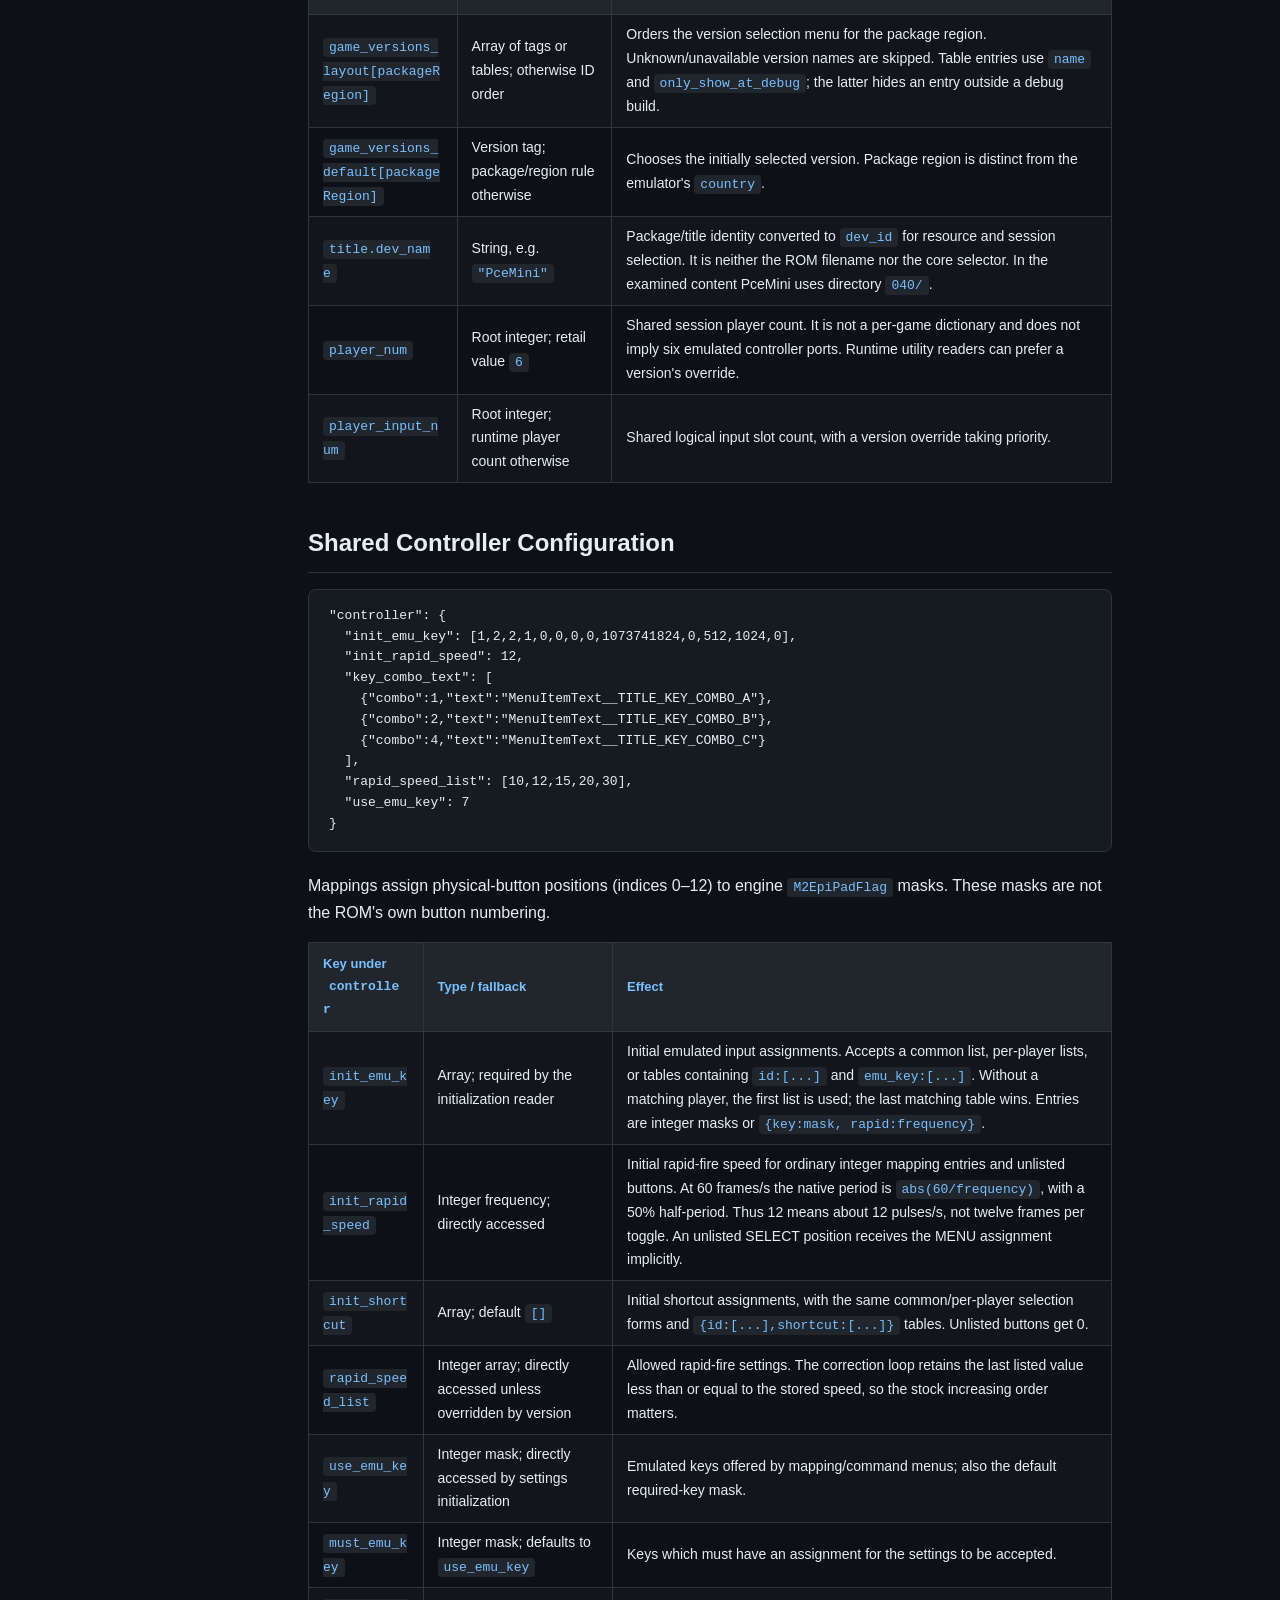
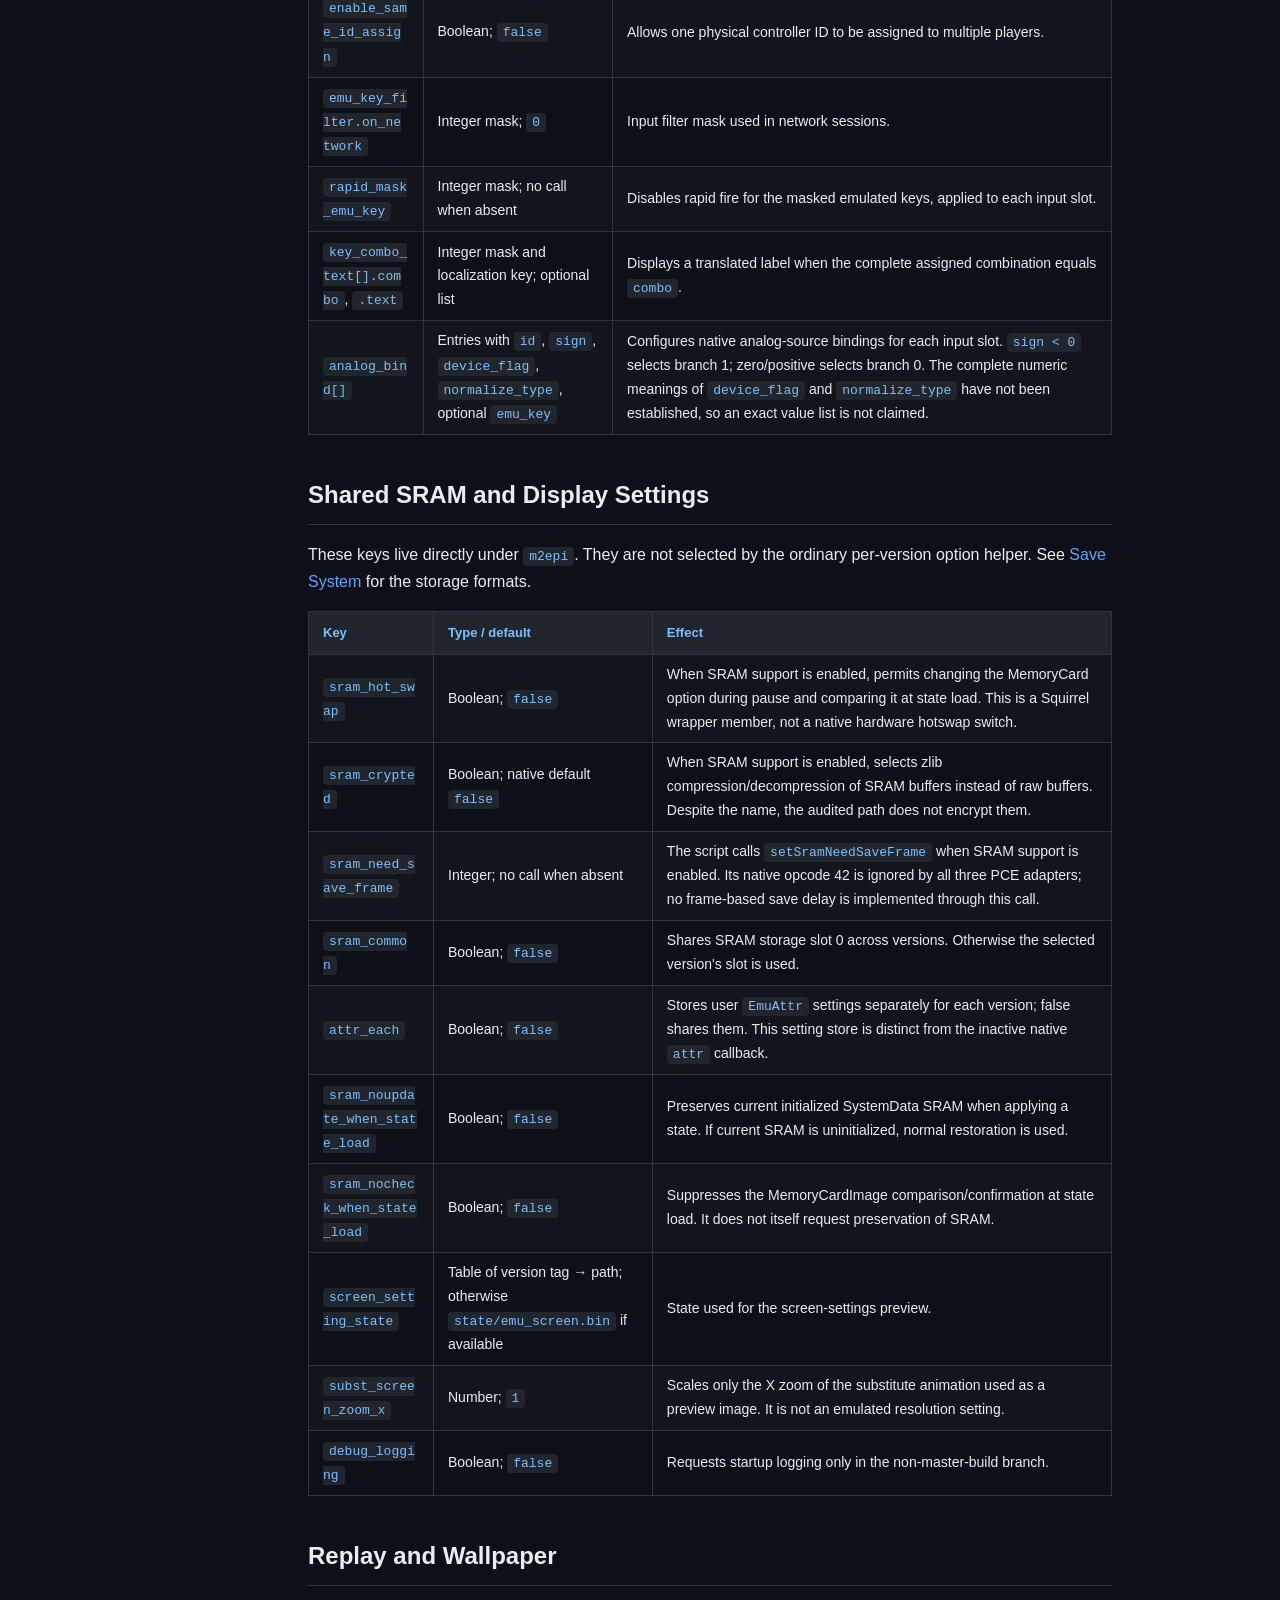
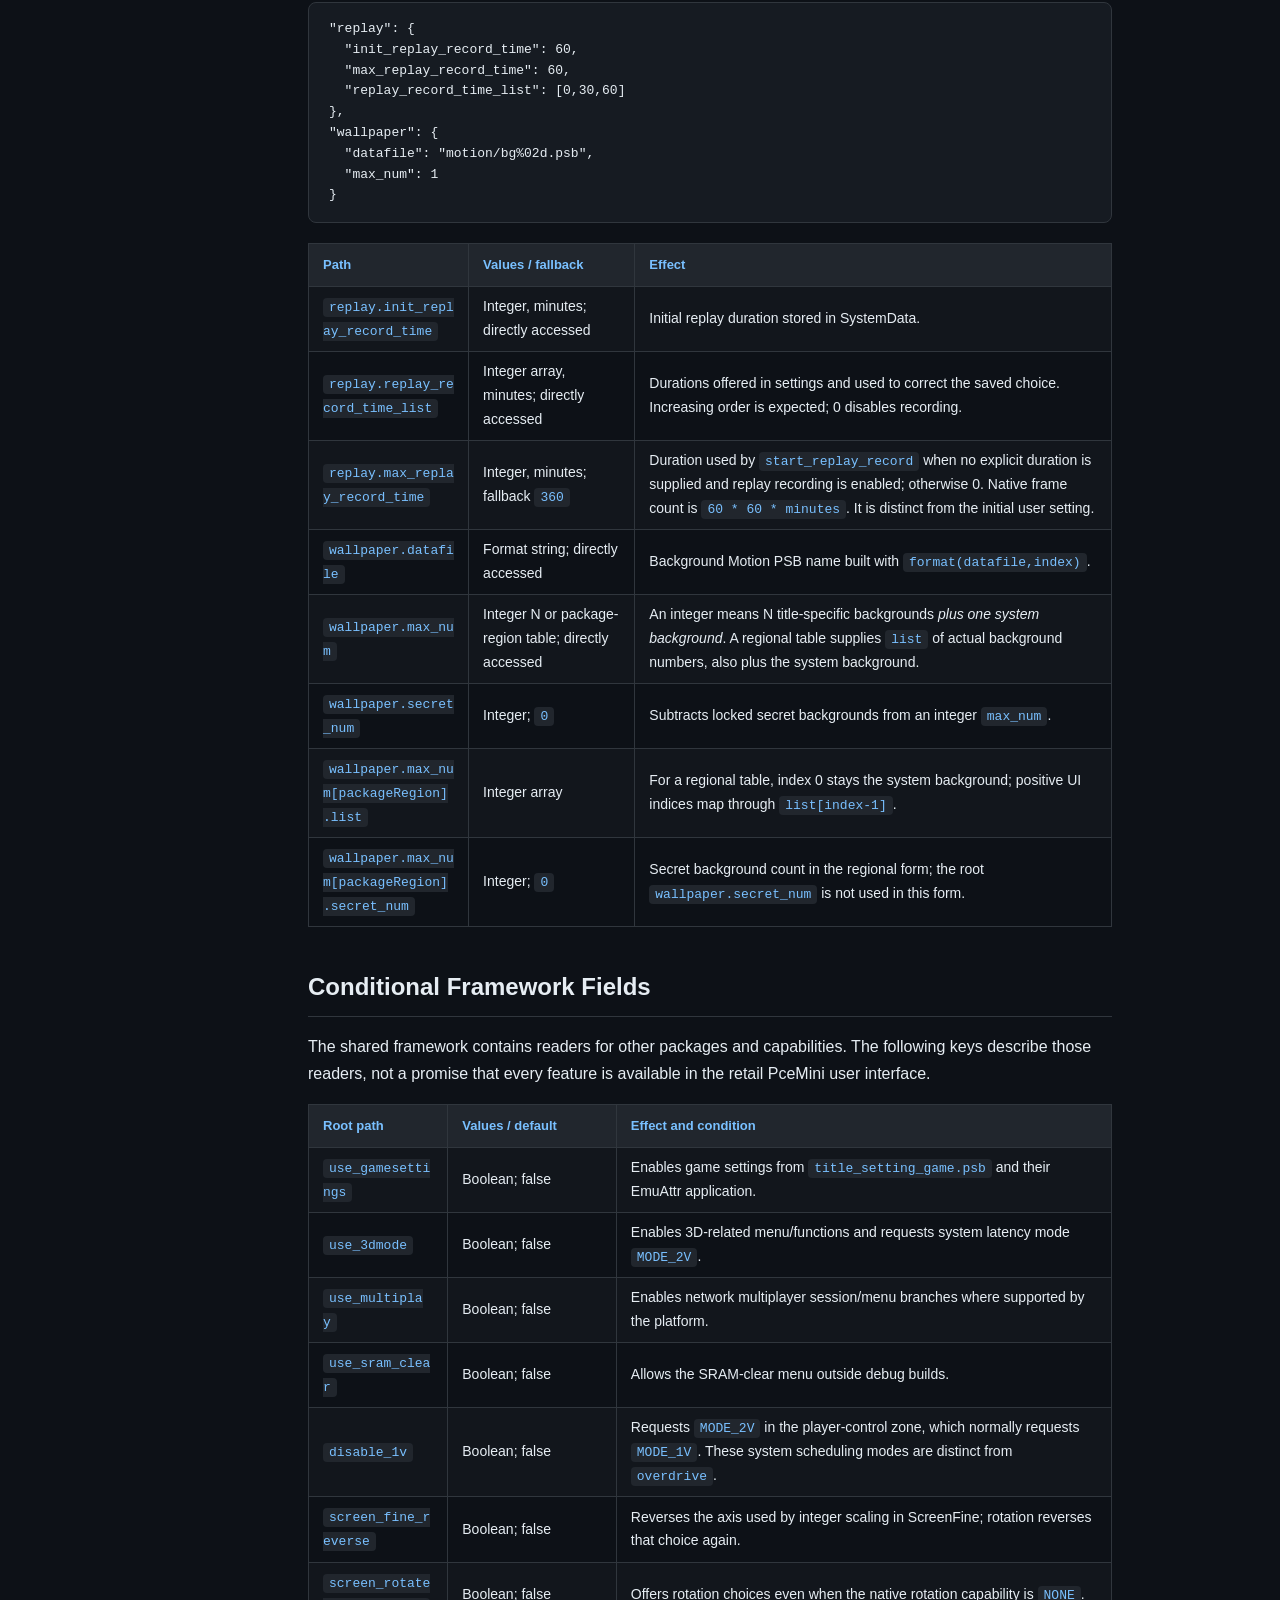
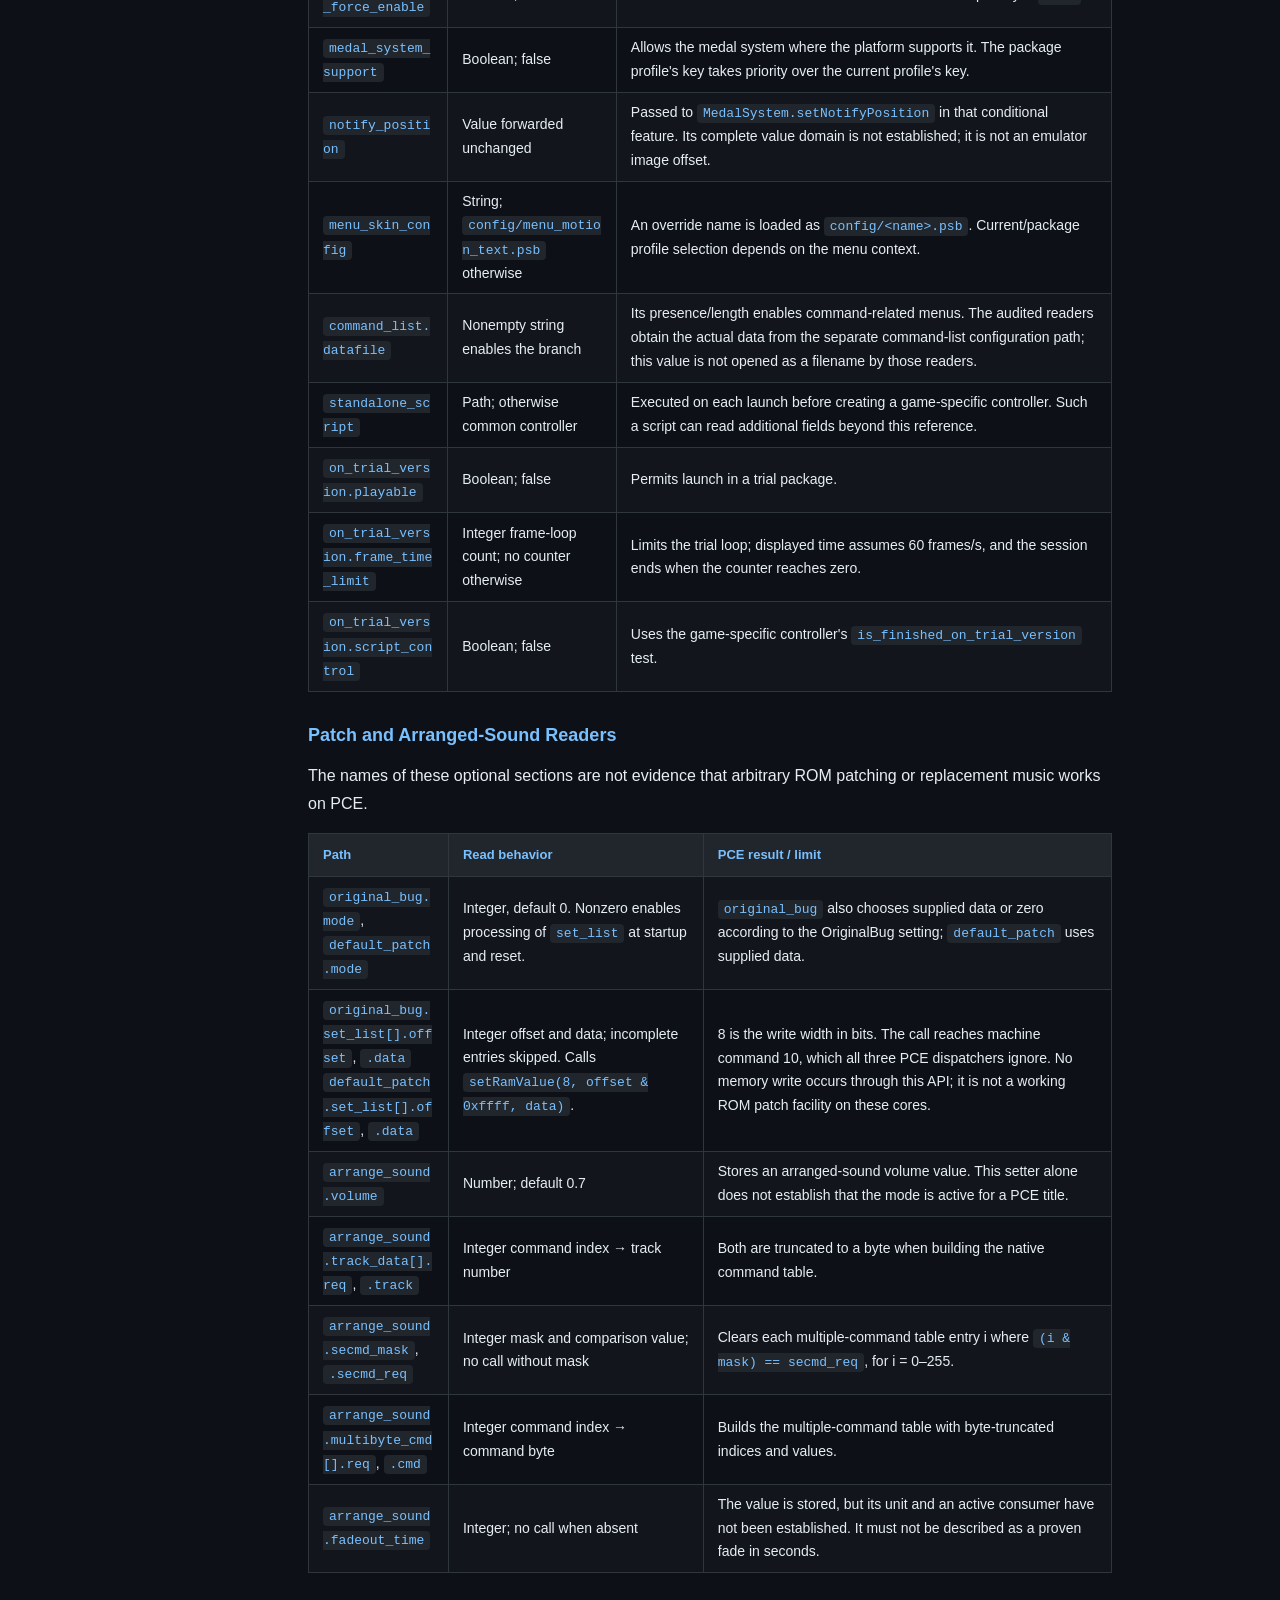
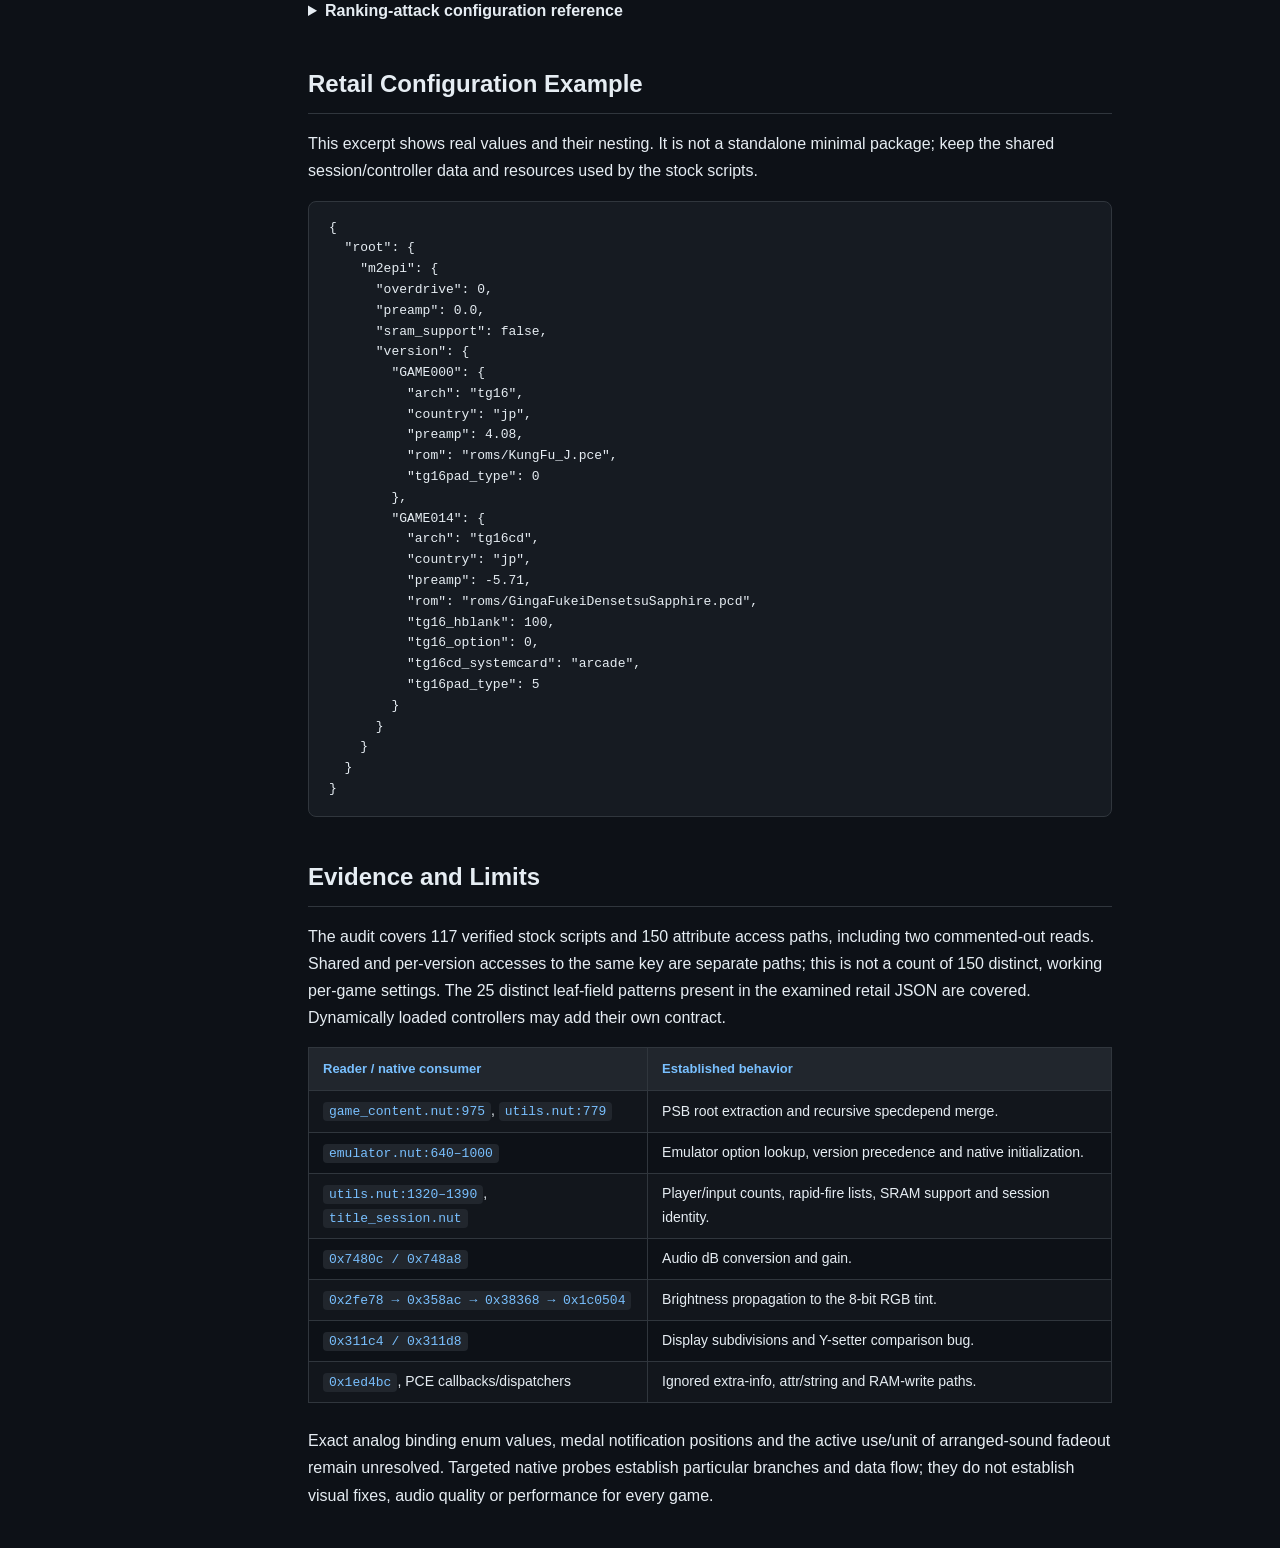
<file: title-prof.html>
<!DOCTYPE html>
<html lang="en">
<head>
  <meta charset="UTF-8">
  <meta name="viewport" content="width=device-width, initial-scale=1.0">
  <title>title_prof - PCE Mini Internals</title>
  <link rel="stylesheet" href="style.css">
</head>
<body>
  <nav>
    <div class="logo">
      <h1>PCE Mini Internals</h1>
      <div class="subtitle">m2engage reverse engineering</div>
    </div>
    <div class="section-label">Overview</div>
    <ul>
      <li><a href="index.html">Introduction</a></li>
      <li><a href="architecture.html">Architecture</a></li>
    </ul>
    <div class="section-label">File Formats</div>
    <ul>
      <li><a href="mzs-format.html">MZS / PSB Format</a></li>
      <li><a href="psb-format.html">Format PSB</a></li>
      <li><a href="title-mode-top.html">title_mode_top</a></li>
      <li><a href="title-prof.html" class="active">title_prof</a></li>
      <li><a href="cover-motion.html">Cover Motion PSBs</a></li>
    </ul>
    <div class="section-label">Tools &amp; Building</div>
    <ul>
      <li><a href="tools.html">mzstool &amp; Toolchain</a></li>
      <li><a href="building.html">Building Game Packs</a></li>
    </ul>
    <div class="section-label">Reference</div>
    <ul>
      <li><a href="squirrel-vm.html">Squirrel VM &amp; Filesystem</a></li>
      <li><a href="save-system.html">Save System</a></li>
      <li><a href="framecount.html">FrameCount</a></li>
      <li><a href="display-classes.html">Display Classes</a></li>
      <li><a href="theme.html">Theme Selection</a></li>
      <li><a href="pitfalls.html">Pitfalls &amp; Gotchas</a></li>
    </ul>
  </nav>

  <main>
    <h1>title_prof <span class="tag">config</span></h1>
    <p class="page-desc">ROM selection, emulator options, input defaults and shared session settings.
      This reference separates values read by the stock scripts from effects actually implemented by the original PC Engine cores.</p>

    <p>Jump to: <a href="#per-game">game parameters</a> &middot;
      <a href="#overdrive">run-ahead</a> &middot; <a href="#pad-type">controller types</a> &middot;
      <a href="#tg16-option">timing bits</a> &middot; <a href="#controller">input mappings</a> &middot;
      <a href="#sram">SRAM</a> &middot; <a href="#replay-wallpaper">replay/backgrounds</a> &middot;
      <a href="#framework">conditional fields</a>.</p>

    <div class="box box-info">
      <strong>Scope of the reference</strong>
      The findings below apply to the original ARM m2engage executable with SHA-256
      <code>b02848f66b82f8ac3090db523c4db9633508f9e3f53c7dc0ee3d01ce8aee8792</code>.
      They come from the shipped Squirrel scripts, native disassembly and targeted execution probes.
      A framework option being read does not establish that the selected core implements it.
    </div>

    <h2 id="loading">Loading, Structure and Precedence</h2>
    <pre><code>040/config/title_prof.psb.m
040/config/title_prof_specdepend.psb.m</code></pre>
    <p>The resource layer decrypts/decompresses and parses the PSB. The stock
      <code>game_content.nut:_get_title_prof()</code> then reads its <code>root</code> member,
      merges the platform-specific profile into it, and caches the resulting table.
      The settings contract is implemented by Squirrel readers and the native functions they call.
      It is not a native parser with a fixed seven-section schema.</p>
    <pre><code>// Stock game_content.nut:975; path constants abbreviated here.
local title_prof      = ::util_load_config(title_prof_path).root;
local title_prof_spec = ::util_load_config(title_prof_spec_path).root;
title_prof = ::merge_tables(title_prof_spec, title_prof);</code></pre>
    <p>The <code>root</code> wrapper is therefore needed for this stock reader. Later code uses
      <code>title_prof.m2epi</code>, for example, rather than <code>title_prof.root.m2epi</code>.
      The retail PceMini profile contains these seven sections; this is an observed layout,
      not proof that every section is unconditionally required by a native schema:</p>
    <div class="diagram">root
 |- controller        input mappings and rapid fire
 |- game_versions     version IDs and menu text keys
 |- m2epi             emulator defaults
 |   \- version       per-game configuration, keyed by version tag
 |- player_num        shared session player count
 |- replay            replay durations
 |- title             package/title identity
 \- wallpaper         background resources</div>
    <ul>
      <li><code>title_prof_specdepend</code> is merged recursively over the base profile.
        Arrays are merged by index; a shorter override does not remove the existing tail.
        Whether nested array entries are merged depends on the source array's first element type.</li>
      <li>For ordinary emulator options, priority is
        <code>m2epi.version[tag].key</code> &rarr; <code>m2epi.key</code> &rarr; the reader's default.</li>
      <li><code>arch</code>, <code>country</code> and <code>rom</code> are read from the selected version only.</li>
      <li><code>attr</code> is selected as one whole table: a version table replaces the global table.
        <code>string</code> instead merges names, with version values overriding matching global names.</li>
      <li><code>player_num</code>, <code>player_input_num</code> and <code>rapid_speed_list</code>
        have their own fallback rules described below. Shared SRAM and package settings do not automatically gain version overrides.</li>
    </ul>
    <div class="box box-warning"><strong>Diagnosing a broken profile</strong>
      Invalid PSB data, missing members used without a guard, wrong types and missing resources can fail at different stages.
      A lack of script output does not by itself identify <code>title_prof</code> or prove that the failure occurred before Squirrel started.</div>

    <h2 id="per-game">Per-Game Emulator Parameters</h2>
    <p>Unless a row says otherwise, these keys can be placed in <code>m2epi</code> as shared defaults
      or in <code>m2epi.version[tag]</code> as an override. Defaults below are the stock reader's
      fallback values, rather than a recommendation to add every key to every profile.</p>
    <table>
      <tr><th>Key</th><th>Values / default</th><th>Effect</th></tr>
      <tr><td><code>arch</code></td><td>Version only: <code>"tg16"</code>, <code>"tg16cd"</code>, <code>"sgx"</code></td>
        <td>Selects the HuCard, CD or SuperGrafx core. Names are case-sensitive. The ROM extension does not select the core. The helper falls back to an empty string, which is not a usable core selection.</td></tr>
      <tr><td><code>country</code></td><td>Version only: <code>"jp"</code> / <code>"us"</code>; directly accessed</td>
        <td>Hardware region presented through the controller bus: <code>jp</code> sets bit <code>0x40</code>, <code>us</code> clears it. Other strings use the Japanese constructor fallback. This does not select a PAL refresh rate.</td></tr>
      <tr><td><code>rom</code></td><td>Version only: relative path</td>
        <td>The file to load, resolved through <code>conv_path()</code> for the selected package. Use the path convention expected by the resource loader, such as <code>roms/KungFu_J.pce</code>; encrypted <code>.m</code> resource handling is separate. Missing values fall back to an empty path.</td></tr>
      <tr><td><code>preamp</code></td><td>Number, default <code>0.0</code> dB</td>
        <td>Relative audio gain in decibels. <code>0</code> keeps the reference level, <code>+6</code> is approximately twice the signal amplitude, <code>&minus;6</code> approximately half. Positive gain can clip. It is added to the driver's and architecture's gain settings, then truncated to centi-dB; it is not a percentage.</td></tr>
      <tr><td><code>overdrive</code></td><td>Integer, default <code>0</code></td>
        <td>Run-ahead for input latency reduction. <code>N &gt; 0</code> displays a simulation N frames ahead while keeping the normal one-frame state progression. Extra simulation costs CPU time. <a href="#overdrive">Algorithm and example</a>.</td></tr>
      <tr><td><code>brightness</code></td><td>Number, default <code>1.0</code></td>
        <td>Sets the same tint multiplier on the display's RGB channels. <code>0</code> is black and values between <code>0</code> and <code>1</code> dim the image. The traced 8-bit tint path clamps <code>255 &times; value</code> to <code>255</code>, so values above <code>1</code> do not provide additional gain in that path. The emulated VDC palette is unchanged.</td></tr>
      <tr><td><code>tg16pad_type</code></td><td>Integer, low 3 bits; default <code>1</code></td>
        <td>Controller protocol and input routing: multitap, six-button protocol and auxiliary inputs. <a href="#pad-type">Complete table below</a>. In particular, <code>5</code> still selects the two-button protocol.</td></tr>
      <tr><td><code>tg16_option</code></td><td>Integer, low 4 bits; default <code>0</code></td>
        <td>Architecture-dependent timing options. Value <code>1</code> changes VBlank timing; value <code>4</code> provides extra CPU cycles on selected scanlines in the HuCard core. <a href="#tg16-option">Bit definitions below</a>.</td></tr>
      <tr><td><code>tg16_hblank</code></td><td>Integer, low 8 bits; default packed value <code>0</code></td>
        <td>Sets <code>vdp_tg16.hstart</code>. Values <code>0&ndash;9</code> select the native default <code>87</code>; <code>10&ndash;255</code> use that value. Adjusts horizontal sequencing, not the image width in pixels. TG16 and TG16CD consume it; SGX does not. Sapphire specifies <code>100</code>.</td></tr>
      <tr><td><code>tg16cd_systemcard</code></td><td>String: <code>"super"</code>, <code>"arcade"</code>, other/absent</td>
        <td>TG16CD only. <code>super</code> selects hardware mode 1; <code>arcade</code> selects mode 2 and allocates an additional 2 MiB of Arcade Card RAM. Other values select mode 0. This is a hardware configuration, not a BIOS filename.</td></tr>
      <tr><td><code>use_analog</code></td><td>Boolean, default <code>false</code></td>
        <td><code>true</code> disables the normal merging of the left stick into digital directions. It does not add analog hardware or analog controls to a PC Engine game.</td></tr>
      <tr><td><code>direction</code></td><td>Integer/string; only <code>tostring() == "4"</code> is special</td>
        <td><code>4</code> converts stick movement into four cardinal sectors with a radial dead zone. Other values use the ordinary X/Y thresholds, allowing diagonals. It does not change the number of controller buttons.</td></tr>
      <tr><td><code>view_split</code></td><td>Two positive integers <code>[X,Y]</code>; default <code>[1,1]</code></td>
        <td>Subdivides the display mesh into X&times;Y pieces. It does not enable split-screen multiplayer. The native Y setter compares the new Y against the old X instead of the old Y, so some changes can skip rebuilding the mesh. No small fixed upper bound was established by this audit.</td></tr>
      <tr><td><code>sram_support</code></td><td>Boolean, default <code>false</code></td>
        <td>Enables the stock scripts' SRAM synchronization and related menu options. Disabling it does not remove backup RAM from the emulated hardware or disable save states. All versions in the examined retail profile inherit <code>false</code>.</td></tr>
    </table>

    <h3 id="overdrive">What overdrive Does</h3>
    <p><code>overdrive</code> aims to make controls feel more responsive. It is not a CPU speed multiplier,
      and the game does not skip forward by N frames when a button is pressed.</p>
    <p>For each normal update, with <code>N &gt; 0</code> and a video buffer available, the native task:</p>
    <ol>
      <li>Runs one frame using the current inputs.</li>
      <li>Saves the resulting machine state.</li>
      <li>Runs N additional frames using those current inputs and displays the last image.</li>
      <li>Restores the saved state from step 2.</li>
    </ol>
    <p>The lasting game state advances by one frame; the displayed image comes from N simulated frames later.
      This is repeated continuously. The next update starts from the restored state and uses newly sampled inputs.
      The engine does not calculate every possible direction and button combination, and it does not know future inputs.</p>
    <div class="box box-info"><strong>Practical example</strong>
      Suppose a game's own input handling takes two frames to show a shot. With <code>overdrive = 2</code>,
      those extra simulated frames can already contain the shot, so the current display update can show it sooner.
      The normal game timeline still advances by one frame. The benefit depends on the game's own delay and the machine's ability to finish the extra work.</div>
    <p><code>N &lt;= 0</code>, or an update without a video buffer, takes the normal single-frame path.
      Evidence: task <code>0x1ed238</code>, save <code>0x1ef7a4</code> (machine command <code>0x203</code>),
      restore <code>0x1ef704</code> (<code>0x202</code>). Targeted probes checked the call order and lasting state
      for N = &minus;1, 0, 1, 2, 3 and 8, with and without a video buffer; they did not measure real-time audio/video performance.</p>

    <h3 id="pad-type">tg16pad_type: Three Independent Bits</h3>
    <p>The value is masked with <code>7</code>. Add the desired masks:</p>
    <table>
      <tr><th>Bit / mask</th><th>Set</th><th>Clear</th></tr>
      <tr><td>0 / <code>1</code></td><td>Five-port multitap protocol enabled</td><td>No multitap port advance</td></tr>
      <tr><td>1 / <code>2</code></td><td>Six-button protocol, including the second read bank for III&ndash;VI</td><td>Two-button protocol</td></tr>
      <tr><td>2 / <code>4</code></td><td>Auxiliary logical input stays with its corresponding port</td><td>Auxiliary logical input from all five slots is shared across ports</td></tr>
    </table>
    <table>
      <tr><th>Value</th><th>Buttons</th><th>Multitap</th><th>Auxiliary routing</th></tr>
      <tr><td><code>0</code></td><td>2</td><td>No</td><td>Shared</td></tr>
      <tr><td><code>1</code> (default)</td><td>2</td><td>Yes</td><td>Shared</td></tr>
      <tr><td><code>2</code></td><td>6</td><td>No</td><td>Shared</td></tr>
      <tr><td><code>3</code></td><td>6</td><td>Yes</td><td>Shared</td></tr>
      <tr><td><code>4</code></td><td>2</td><td>No</td><td>Per port</td></tr>
      <tr><td><code>5</code></td><td>2</td><td>Yes</td><td>Per port</td></tr>
      <tr><td><code>6</code></td><td>6</td><td>No</td><td>Per port</td></tr>
      <tr><td><code>7</code></td><td>6</td><td>Yes</td><td>Per port</td></tr>
    </table>
    <p>The native input collector forms two groups: A[0&hellip;4] from logical slots 1&ndash;5,
      and B[0&hellip;4] from slots 6&ndash;10. With mask 4 clear, port i reads
      <code>A[i] | B[0] | B[1] | B[2] | B[3] | B[4]</code>; with it set, port i reads
      <code>A[i] | B[i]</code>. These are engine input slots, not proof of ten physical controller ports.</p>
    <p>Retail examples: Kung Fu, Necromancer and J.J. &amp; Jeff use <code>0</code>; Sapphire uses <code>5</code>.
      Other games normally inherit <code>1</code>. The same pad constructor is used by all three PCE architectures.
      Evidence: constructor <code>0x77738</code>, input collection <code>0x77a28</code>, bus control/read
      <code>0x77b58</code>/<code>0x77b9c</code>.</p>

    <h3 id="tg16-option">tg16_option: Timing and Architecture</h3>
    <p>The value is masked with <code>15</code>. Bits 0&ndash;1 are sent to the TG16 VDC;
      bits 2&ndash;3 are sent to the machine option. Their actual consumers differ by core.</p>
    <table>
      <tr><th>Bit / mask</th><th>Native effect</th><th>Player-facing consequence</th></tr>
      <tr><td>0 / <code>1</code></td><td>On TG16/TG16CD, delays the VBlank phase from the end of the displayed area
        to the beginning of the next frame. This includes the VBlank interrupt and any requested VRAM-to-SATB sprite-table transfer.</td>
        <td>Changes when the game is notified and when sprite-table updates can occur. It can affect timing-sensitive behavior; the profile alone does not prove a particular game's intended fix.</td></tr>
      <tr><td>1 / <code>2</code></td><td>Stored in the TG16 VDC option but not used by its identified consumer.</td><td>No effect in the audited paths.</td></tr>
      <tr><td>2 / <code>4</code></td><td>TG16 HuCard core only: doubles the CPU budget on scanlines 0&ndash;29 and 249&ndash;262
        (44 of the 263 lines). Returned CPU cycles are rescaled, preserving the VDC's time unit.</td>
        <td>Provides extra emulated CPU work during those lines, which can reduce CPU-related slowdown.
          It does not double the game's overall speed and is separate from run-ahead.</td></tr>
      <tr><td>3 / <code>8</code></td><td>Stored as machine option bit 1 but not used by its identified consumer.</td><td>No effect in the audited paths.</td></tr>
    </table>
    <table>
      <tr><th>Architecture</th><th>Pad bits</th><th>hblank</th><th>Option 1: VBlank</th><th>Option 4: extra CPU</th><th>System card</th></tr>
      <tr><td><code>tg16</code></td><td>Used</td><td>Used</td><td>Used</td><td>Used</td><td>Ignored</td></tr>
      <tr><td><code>tg16cd</code></td><td>Used</td><td>Used</td><td>Used</td><td>Ignored</td><td>Used</td></tr>
      <tr><td><code>sgx</code></td><td>Used</td><td>Ignored</td><td>Ignored</td><td>Ignored</td><td>Ignored</td></tr>
    </table>
    <p>SGX constructs two separate VDCs and does not consume <code>vdp_tg16.hstart</code>,
      <code>vdp_tg16.option</code> or <code>machine_tg16.option</code>.
      Values 2 and 8 can still be combined with working bits, but add no effect in these paths.</p>
    <p>Retail examples: Dracula X uses <code>1</code>; Fantasy Zone and its alternate sound version use
      <code>5 = 1 | 4</code>; Sapphire explicitly uses <code>0</code>.
      The mechanics above are established; M2's exact reason for each choice is not established by these values.</p>
    <p>Evidence: option unpacking <code>0x349a8</code>, VDC test <code>0x7af60</code>, VBlank phase
      <code>0x7b3dc</code>, TG16 frame loop <code>0x762c8</code>. The pad/VDC/CPU audit contains 96 targeted assertions;
      its CPU calls were stubbed to inspect budgets, so it is not a real-game performance measurement.</p>

    <h3 id="native-packing">Native Packing</h3>
    <p>The stock script packs architecture settings into <code>archSubInfo</code> before initializing the native task:</p>
    <pre><code>bit 0                    disable_md_6B
bit 2                    use_analog
bit 3                    direction converts to "4"
bit 4                    tg16cd_systemcard == "super"
bit 5                    tg16cd_systemcard == "arcade"
(tg16pad_type &amp; 7) &lt;&lt; 6
(tg16_hblank &amp; 255) &lt;&lt; 9
(tg16_option &amp; 15) &lt;&lt; 17</code></pre>
    <p>These are the original ARM binary's constants (<code>0x29320&ndash;0x29390</code>).
      In particular, the three shifts are 6, 9 and 17.</p>

    <h3 id="version-input">Other Version-Specific Fields</h3>
    <table>
      <tr><th>Key in <code>m2epi.version[tag]</code></th><th>Values / fallback</th><th>Effect</th></tr>
      <tr><td><code>player_num</code></td><td>Integer; root <code>player_num</code></td><td>Overrides the runtime player count used by utility readers. This is distinct from the menu card's <code>players</code>. <code>TitleSession.get_player_num()</code> itself still returns the root value.</td></tr>
      <tr><td><code>player_input_num</code></td><td>Integer; root <code>player_input_num</code>, then runtime player count</td><td>Number of logical input slots initialized by the task. The native input machinery has ten logical slots; the PC Engine multitap still has five ports.</td></tr>
      <tr><td><code>rapid_speed_list</code></td><td>Array of frequencies; <code>controller.rapid_speed_list</code></td><td>Overrides the rapid-fire speeds offered for this version. Retail list: <code>[10,12,15,20,30]</code>. These are frequencies at a nominal 60 frames/s, not counts of frames per toggle.</td></tr>
      <tr><td><code>systemdata_sram_data_no</code></td><td>Integer; <code>crossconv_game_region(tag)</code></td><td>Selects the SystemData SRAM storage slot. Shared <code>m2epi.sram_common = true</code> takes priority and forces slot 0. This is not a save-state slot number.</td></tr>
    </table>

    <h3 id="inactive">Read, but Inactive in the PCE Cores</h3>
    <table>
      <tr><th>Key</th><th>Type / fallback</th><th>What actually happens</th></tr>
      <tr><td><code>extra_info</code></td><td>Integer, <code>0</code></td><td>Passed as the factory's fourth argument. The common factory used by TG16, TG16CD and SGX (<code>0x1ed4bc</code>) never reads that argument.</td></tr>
      <tr><td><code>attr</code></td><td>Table of name &rarr; integer; none</td><td>Stored in the Squirrel task wrapper and sent through <code>setAttribute</code>. All three PCE machine callbacks immediately return (<code>0x7624c</code>, <code>0x7e920</code>, <code>0x87f54</code>). No core effect is established.</td></tr>
      <tr><td><code>string</code></td><td>Table of name &rarr; string; none</td><td>Global and version names are merged and passed to <code>setString</code>. Native adapter opcode 22 returns without applying them.</td></tr>
      <tr><td><code>stringGlobal</code></td><td>Table; none</td><td>The value is read, but its application call is commented out in the shipped script.</td></tr>
      <tr><td><code>disable_md_6B</code></td><td>Boolean; false</td><td>A Mega Drive flag occupying bit 0. It does not configure six-button PCE pads; those use <code>tg16pad_type</code> bit 1.</td></tr>
      <tr><td><code>md_multitap</code>, <code>use_subthread</code></td><td>No active reader</td><td>The relevant reads are entirely commented out. They are not functioning options in the audited stock script.</td></tr>
    </table>
    <p>The first five keys use the ordinary global/version lookup rules. Conditional game-specific scripts
      can inspect wrapper data themselves, so an inactive PCE callback is not proof that an arbitrary custom script could never use a value.</p>

    <h2 id="versions">Version Identity and Menu Links</h2>
    <pre><code>"game_versions": {
  "GAME000":  [0,  0, "MenuItemText__TITLE_GAME_VERSION_000"],
  "GAME002":  [2,  0, "MenuItemText__TITLE_GAME_VERSION_002"],
  "GAME002E": [52, 0, "MenuItemText__TITLE_GAME_VERSION_053"]
}</code></pre>
    <p>Each entry is <code>[index, dlc_number, text_key]</code>. The game-content reader computes
      the internal ID as <code>index + dlc_number * id_threshold</code> and retains the localization key.
      The PceMini profile uses DLC number 0. Its 83 version entries include variants; the IDs are not simply
      the visible menu positions. <code>GAME000</code> is a data convention rather than a parser keyword.</p>
    <p>A launchable <a href="title-mode-top.html"><code>title_mode_top</code></a> item's
      <code>regionTag</code> and alternate version tags must resolve to available game-content versions
      and corresponding <code>m2epi.version</code> configurations. The retail profile supplies its version map
      in <code>game_versions</code>; the framework can otherwise use the table from <code>game_content.psb</code>.
      An unused menu placeholder such as <code>DUMMY</code> does not need a launch profile.</p>
    <p>Suffixes such as E, S, F and T name particular retail variants; they do not define a general native suffix protocol.
      Their meaning comes from the menu/controller logic and the configuration attached to each tag.</p>
    <table>
      <tr><th>Root key</th><th>Values / fallback</th><th>Effect</th></tr>
      <tr><td><code>game_versions_layout[packageRegion]</code></td><td>Array of tags or tables; otherwise ID order</td><td>Orders the version selection menu for the package region. Unknown/unavailable version names are skipped. Table entries use <code>name</code> and <code>only_show_at_debug</code>; the latter hides an entry outside a debug build.</td></tr>
      <tr><td><code>game_versions_default[packageRegion]</code></td><td>Version tag; package/region rule otherwise</td><td>Chooses the initially selected version. Package region is distinct from the emulator's <code>country</code>.</td></tr>
      <tr><td><code>title.dev_name</code></td><td>String, e.g. <code>"PceMini"</code></td><td>Package/title identity converted to <code>dev_id</code> for resource and session selection. It is neither the ROM filename nor the core selector. In the examined content PceMini uses directory <code>040/</code>.</td></tr>
      <tr><td><code>player_num</code></td><td>Root integer; retail value <code>6</code></td><td>Shared session player count. It is not a per-game dictionary and does not imply six emulated controller ports. Runtime utility readers can prefer a version's override.</td></tr>
      <tr><td><code>player_input_num</code></td><td>Root integer; runtime player count otherwise</td><td>Shared logical input slot count, with a version override taking priority.</td></tr>
    </table>

    <h2 id="controller">Shared Controller Configuration</h2>
    <pre><code>"controller": {
  "init_emu_key": [1,2,2,1,0,0,0,0,1073741824,0,512,1024,0],
  "init_rapid_speed": 12,
  "key_combo_text": [
    {"combo":1,"text":"MenuItemText__TITLE_KEY_COMBO_A"},
    {"combo":2,"text":"MenuItemText__TITLE_KEY_COMBO_B"},
    {"combo":4,"text":"MenuItemText__TITLE_KEY_COMBO_C"}
  ],
  "rapid_speed_list": [10,12,15,20,30],
  "use_emu_key": 7
}</code></pre>
    <p>Mappings assign physical-button positions (indices 0&ndash;12) to engine
      <code>M2EpiPadFlag</code> masks. These masks are not the ROM's own button numbering.</p>
    <table>
      <tr><th>Key under <code>controller</code></th><th>Type / fallback</th><th>Effect</th></tr>
      <tr><td><code>init_emu_key</code></td><td>Array; required by the initialization reader</td><td>Initial emulated input assignments. Accepts a common list, per-player lists, or tables containing <code>id:[...]</code> and <code>emu_key:[...]</code>. Without a matching player, the first list is used; the last matching table wins. Entries are integer masks or <code>{key:mask, rapid:frequency}</code>.</td></tr>
      <tr><td><code>init_rapid_speed</code></td><td>Integer frequency; directly accessed</td><td>Initial rapid-fire speed for ordinary integer mapping entries and unlisted buttons. At 60 frames/s the native period is <code>abs(60/frequency)</code>, with a 50% half-period. Thus 12 means about 12 pulses/s, not twelve frames per toggle. An unlisted SELECT position receives the MENU assignment implicitly.</td></tr>
      <tr><td><code>init_shortcut</code></td><td>Array; default <code>[]</code></td><td>Initial shortcut assignments, with the same common/per-player selection forms and <code>{id:[...],shortcut:[...]}</code> tables. Unlisted buttons get 0.</td></tr>
      <tr><td><code>rapid_speed_list</code></td><td>Integer array; directly accessed unless overridden by version</td><td>Allowed rapid-fire settings. The correction loop retains the last listed value less than or equal to the stored speed, so the stock increasing order matters.</td></tr>
      <tr><td><code>use_emu_key</code></td><td>Integer mask; directly accessed by settings initialization</td><td>Emulated keys offered by mapping/command menus; also the default required-key mask.</td></tr>
      <tr><td><code>must_emu_key</code></td><td>Integer mask; defaults to <code>use_emu_key</code></td><td>Keys which must have an assignment for the settings to be accepted.</td></tr>
      <tr><td><code>enable_same_id_assign</code></td><td>Boolean; <code>false</code></td><td>Allows one physical controller ID to be assigned to multiple players.</td></tr>
      <tr><td><code>emu_key_filter.on_network</code></td><td>Integer mask; <code>0</code></td><td>Input filter mask used in network sessions.</td></tr>
      <tr><td><code>rapid_mask_emu_key</code></td><td>Integer mask; no call when absent</td><td>Disables rapid fire for the masked emulated keys, applied to each input slot.</td></tr>
      <tr><td><code>key_combo_text[].combo</code>, <code>.text</code></td><td>Integer mask and localization key; optional list</td><td>Displays a translated label when the complete assigned combination equals <code>combo</code>.</td></tr>
      <tr><td><code>analog_bind[]</code></td><td>Entries with <code>id</code>, <code>sign</code>, <code>device_flag</code>, <code>normalize_type</code>, optional <code>emu_key</code></td><td>Configures native analog-source bindings for each input slot. <code>sign &lt; 0</code> selects branch 1; zero/positive selects branch 0. The complete numeric meanings of <code>device_flag</code> and <code>normalize_type</code> have not been established, so an exact value list is not claimed.</td></tr>
    </table>

    <h2 id="sram">Shared SRAM and Display Settings</h2>
    <p>These keys live directly under <code>m2epi</code>. They are not selected by the ordinary per-version
      option helper. See <a href="save-system.html">Save System</a> for the storage formats.</p>
    <table>
      <tr><th>Key</th><th>Type / default</th><th>Effect</th></tr>
      <tr><td><code>sram_hot_swap</code></td><td>Boolean; <code>false</code></td><td>When SRAM support is enabled, permits changing the MemoryCard option during pause and comparing it at state load. This is a Squirrel wrapper member, not a native hardware hotswap switch.</td></tr>
      <tr><td><code>sram_crypted</code></td><td>Boolean; native default <code>false</code></td><td>When SRAM support is enabled, selects zlib compression/decompression of SRAM buffers instead of raw buffers. Despite the name, the audited path does not encrypt them.</td></tr>
      <tr><td><code>sram_need_save_frame</code></td><td>Integer; no call when absent</td><td>The script calls <code>setSramNeedSaveFrame</code> when SRAM support is enabled. Its native opcode 42 is ignored by all three PCE adapters; no frame-based save delay is implemented through this call.</td></tr>
      <tr><td><code>sram_common</code></td><td>Boolean; <code>false</code></td><td>Shares SRAM storage slot 0 across versions. Otherwise the selected version's slot is used.</td></tr>
      <tr><td><code>attr_each</code></td><td>Boolean; <code>false</code></td><td>Stores user <code>EmuAttr</code> settings separately for each version; false shares them. This setting store is distinct from the inactive native <code>attr</code> callback.</td></tr>
      <tr><td><code>sram_noupdate_when_state_load</code></td><td>Boolean; <code>false</code></td><td>Preserves current initialized SystemData SRAM when applying a state. If current SRAM is uninitialized, normal restoration is used.</td></tr>
      <tr><td><code>sram_nocheck_when_state_load</code></td><td>Boolean; <code>false</code></td><td>Suppresses the MemoryCardImage comparison/confirmation at state load. It does not itself request preservation of SRAM.</td></tr>
      <tr><td><code>screen_setting_state</code></td><td>Table of version tag &rarr; path; otherwise <code>state/emu_screen.bin</code> if available</td><td>State used for the screen-settings preview.</td></tr>
      <tr><td><code>subst_screen_zoom_x</code></td><td>Number; <code>1</code></td><td>Scales only the X zoom of the substitute animation used as a preview image. It is not an emulated resolution setting.</td></tr>
      <tr><td><code>debug_logging</code></td><td>Boolean; <code>false</code></td><td>Requests startup logging only in the non-master-build branch.</td></tr>
    </table>

    <h2 id="replay-wallpaper">Replay and Wallpaper</h2>
    <pre><code>"replay": {
  "init_replay_record_time": 60,
  "max_replay_record_time": 60,
  "replay_record_time_list": [0,30,60]
},
"wallpaper": {
  "datafile": "motion/bg%02d.psb",
  "max_num": 1
}</code></pre>
    <table>
      <tr><th>Path</th><th>Values / fallback</th><th>Effect</th></tr>
      <tr><td><code>replay.init_replay_record_time</code></td><td>Integer, minutes; directly accessed</td><td>Initial replay duration stored in SystemData.</td></tr>
      <tr><td><code>replay.replay_record_time_list</code></td><td>Integer array, minutes; directly accessed</td><td>Durations offered in settings and used to correct the saved choice. Increasing order is expected; 0 disables recording.</td></tr>
      <tr><td><code>replay.max_replay_record_time</code></td><td>Integer, minutes; fallback <code>360</code></td><td>Duration used by <code>start_replay_record</code> when no explicit duration is supplied and replay recording is enabled; otherwise 0. Native frame count is <code>60 * 60 * minutes</code>. It is distinct from the initial user setting.</td></tr>
      <tr><td><code>wallpaper.datafile</code></td><td>Format string; directly accessed</td><td>Background Motion PSB name built with <code>format(datafile,index)</code>.</td></tr>
      <tr><td><code>wallpaper.max_num</code></td><td>Integer N or package-region table; directly accessed</td><td>An integer means N title-specific backgrounds <em>plus one system background</em>. A regional table supplies <code>list</code> of actual background numbers, also plus the system background.</td></tr>
      <tr><td><code>wallpaper.secret_num</code></td><td>Integer; <code>0</code></td><td>Subtracts locked secret backgrounds from an integer <code>max_num</code>.</td></tr>
      <tr><td><code>wallpaper.max_num[packageRegion].list</code></td><td>Integer array</td><td>For a regional table, index 0 stays the system background; positive UI indices map through <code>list[index-1]</code>.</td></tr>
      <tr><td><code>wallpaper.max_num[packageRegion].secret_num</code></td><td>Integer; <code>0</code></td><td>Secret background count in the regional form; the root <code>wallpaper.secret_num</code> is not used in this form.</td></tr>
    </table>

    <h2 id="framework">Conditional Framework Fields</h2>
    <p>The shared framework contains readers for other packages and capabilities. The following keys describe
      those readers, not a promise that every feature is available in the retail PceMini user interface.</p>
    <table>
      <tr><th>Root path</th><th>Values / default</th><th>Effect and condition</th></tr>
      <tr><td><code>use_gamesettings</code></td><td>Boolean; false</td><td>Enables game settings from <code>title_setting_game.psb</code> and their EmuAttr application.</td></tr>
      <tr><td><code>use_3dmode</code></td><td>Boolean; false</td><td>Enables 3D-related menu/functions and requests system latency mode <code>MODE_2V</code>.</td></tr>
      <tr><td><code>use_multiplay</code></td><td>Boolean; false</td><td>Enables network multiplayer session/menu branches where supported by the platform.</td></tr>
      <tr><td><code>use_sram_clear</code></td><td>Boolean; false</td><td>Allows the SRAM-clear menu outside debug builds.</td></tr>
      <tr><td><code>disable_1v</code></td><td>Boolean; false</td><td>Requests <code>MODE_2V</code> in the player-control zone, which normally requests <code>MODE_1V</code>. These system scheduling modes are distinct from <code>overdrive</code>.</td></tr>
      <tr><td><code>screen_fine_reverse</code></td><td>Boolean; false</td><td>Reverses the axis used by integer scaling in ScreenFine; rotation reverses that choice again.</td></tr>
      <tr><td><code>screen_rotate_force_enable</code></td><td>Boolean; false</td><td>Offers rotation choices even when the native rotation capability is <code>NONE</code>.</td></tr>
      <tr><td><code>medal_system_support</code></td><td>Boolean; false</td><td>Allows the medal system where the platform supports it. The package profile's key takes priority over the current profile's key.</td></tr>
      <tr><td><code>notify_position</code></td><td>Value forwarded unchanged</td><td>Passed to <code>MedalSystem.setNotifyPosition</code> in that conditional feature. Its complete value domain is not established; it is not an emulator image offset.</td></tr>
      <tr><td><code>menu_skin_config</code></td><td>String; <code>config/menu_motion_text.psb</code> otherwise</td><td>An override name is loaded as <code>config/&lt;name&gt;.psb</code>. Current/package profile selection depends on the menu context.</td></tr>
      <tr><td><code>command_list.datafile</code></td><td>Nonempty string enables the branch</td><td>Its presence/length enables command-related menus. The audited readers obtain the actual data from the separate command-list configuration path; this value is not opened as a filename by those readers.</td></tr>
      <tr><td><code>standalone_script</code></td><td>Path; otherwise common controller</td><td>Executed on each launch before creating a game-specific controller. Such a script can read additional fields beyond this reference.</td></tr>
      <tr><td><code>on_trial_version.playable</code></td><td>Boolean; false</td><td>Permits launch in a trial package.</td></tr>
      <tr><td><code>on_trial_version.frame_time_limit</code></td><td>Integer frame-loop count; no counter otherwise</td><td>Limits the trial loop; displayed time assumes 60 frames/s, and the session ends when the counter reaches zero.</td></tr>
      <tr><td><code>on_trial_version.script_control</code></td><td>Boolean; false</td><td>Uses the game-specific controller's <code>is_finished_on_trial_version</code> test.</td></tr>
    </table>

    <h3 id="patches">Patch and Arranged-Sound Readers</h3>
    <p>The names of these optional sections are not evidence that arbitrary ROM patching or replacement music works on PCE.</p>
    <table>
      <tr><th>Path</th><th>Read behavior</th><th>PCE result / limit</th></tr>
      <tr><td><code>original_bug.mode</code>, <code>default_patch.mode</code></td><td>Integer, default 0. Nonzero enables processing of <code>set_list</code> at startup and reset.</td><td><code>original_bug</code> also chooses supplied data or zero according to the OriginalBug setting; <code>default_patch</code> uses supplied data.</td></tr>
      <tr><td><code>original_bug.set_list[].offset</code>, <code>.data</code><br><code>default_patch.set_list[].offset</code>, <code>.data</code></td><td>Integer offset and data; incomplete entries skipped. Calls <code>setRamValue(8, offset &amp; 0xffff, data)</code>.</td><td>8 is the write width in bits. The call reaches machine command 10, which all three PCE dispatchers ignore. No memory write occurs through this API; it is not a working ROM patch facility on these cores.</td></tr>
      <tr><td><code>arrange_sound.volume</code></td><td>Number; default 0.7</td><td>Stores an arranged-sound volume value. This setter alone does not establish that the mode is active for a PCE title.</td></tr>
      <tr><td><code>arrange_sound.track_data[].req</code>, <code>.track</code></td><td>Integer command index &rarr; track number</td><td>Both are truncated to a byte when building the native command table.</td></tr>
      <tr><td><code>arrange_sound.secmd_mask</code>, <code>.secmd_req</code></td><td>Integer mask and comparison value; no call without mask</td><td>Clears each multiple-command table entry i where <code>(i &amp; mask) == secmd_req</code>, for i = 0&ndash;255.</td></tr>
      <tr><td><code>arrange_sound.multibyte_cmd[].req</code>, <code>.cmd</code></td><td>Integer command index &rarr; command byte</td><td>Builds the multiple-command table with byte-truncated indices and values.</td></tr>
      <tr><td><code>arrange_sound.fadeout_time</code></td><td>Integer; no call when absent</td><td>The value is stored, but its unit and an active consumer have not been established. It must not be described as a proven fade in seconds.</td></tr>
    </table>

    <details id="rankingattack">
      <summary><strong>Ranking-attack configuration reference</strong></summary>
      <p>This conditional subsystem uses its own game controller and external state-check configuration.
        Nested fields in that external PSB belong to that resource, not to <code>title_prof</code>.
        A selected <code>kind.&lt;name&gt;.kind.&lt;sub&gt;</code> table is used directly for final configuration;
        it does not automatically inherit every parent field.</p>
      <table>
        <tr><th>Path under <code>rankingattack</code></th><th>Values / fallback</th><th>Effect</th></tr>
        <tr><td><code>script</code></td><td>Required path when feature used</td><td>Controller script executed on each initialization.</td></tr>
        <tr><td><code>state_check</code></td><td>Optional path</td><td>External PSB whose <code>root.ranking_attack</code> configures the state-check controller.</td></tr>
        <tr><td><code>layout</code></td><td>Required array of names</td><td>Mode order and save numbers; the same mechanism applies to submode layouts.</td></tr>
        <tr><td><code>menu_motion</code></td><td>Optional string/localization key</td><td>Selects the animated menu, loading <code>motion/&lt;name&gt;.psb</code>; otherwise uses the standard menu.</td></tr>
        <tr><td><code>menu_type</code></td><td>String; horizontal</td><td><code>"vertical"</code> chooses UP/DOWN; otherwise LEFT/RIGHT.</td></tr>
        <tr><td><code>menu_motion_language_by_variable.name</code>, <code>.value</code></td><td>Variable name and localization key</td><td>Sets the named Motion variable to the translated value converted to an integer.</td></tr>
        <tr><td><code>kind[name].text</code></td><td>Required localization key</td><td>Mode name in menus and rankings.</td></tr>
        <tr><td><code>kind[name].msgKey</code>, <code>.guideKey</code></td><td>Optional message/guide keys</td><td>Standard menu help text and guide.</td></tr>
        <tr><td><code>kind[name].layout</code>, <code>.kind[sub]</code></td><td>Optional array and nested tables</td><td>Defines submodes. An <code>overall</code> layout entry enables the overall ranking view.</td></tr>
        <tr><td><code>kind[name].ranking_board_info[timeFilter]</code></td><td>Integer or table containing <code>id</code></td><td>Leaderboard identifier; the table form uses only its <code>id</code> member when present.</td></tr>
        <tr><td><code>kind[name].name_list[sub]</code></td><td>Localization key; empty text otherwise</td><td>Submode label in the overall view.</td></tr>
        <tr><td><code>kind[name].enable_pause</code></td><td>Boolean; false</td><td>Permits pause functions during the attack; read from the root mode.</td></tr>
        <tr><td><code>kind[name].use_game_info_frame</code></td><td>Boolean; false</td><td>Shows the game-controller's information text frame; read from the root mode.</td></tr>
        <tr><td><code>kind[name].show_limit_time</code></td><td>Optional table</td><td>Creates the remaining-time display during an attack recording; read from the root mode.</td></tr>
        <tr><td><code>kind[name].limit_minutes</code></td><td>Integer minutes; 360</td><td>Recording limit and base for the attack countdown; read from the root mode.</td></tr>
        <tr><td><code>kind[name].motion_label_start</code></td><td>String; <code>start</code></td><td>Opening attack animation; read from the root mode.</td></tr>
        <tr><td><code>kind[name].no_failure</code></td><td>Boolean; false</td><td>Chooses the <code>kousin</code> result animation even without a new record. It does not remove the game's failure condition.</td></tr>
        <tr><td><code>kind[name].state_with_replay</code></td><td>Optional path</td><td>Introductory state with replay; takes priority over <code>state</code>.</td></tr>
        <tr><td><code>kind[name].state</code></td><td>Path or table of version tag &rarr; path</td><td>Starting state, otherwise normal reset. This field alone is used only outside replay playback.</td></tr>
        <tr><td><code>kind[name].state_use_systemdata_game_version</code></td><td>Boolean; false</td><td>When no <code>state[tag]</code> exists, loads the state using the SystemData-selected version instead of the version recorded in the state.</td></tr>
        <tr><td><code>kind[name].motion_label</code></td><td>Optional string</td><td>Animation shared across directions. The presence of this field on the first mode selects the convention.</td></tr>
        <tr><td><code>kind[name].motion_label_left</code>, <code>.motion_label_right</code></td><td>Strings when directional convention used</td><td>Negative/positive navigation animations; left also supplies the <code>gamen</code> layer-name prefix.</td></tr>
        <tr><td><code>kind[name].disable_on_trial_version</code></td><td>Boolean; false</td><td>Grays out the mode in the animated trial-version menu.</td></tr>
        <tr><td><code>kind[name].show_limit_time.disp_always_sec</code></td><td>Integer seconds; integer 10% of time limit</td><td>Always shows the countdown when remaining seconds are at or below the threshold.</td></tr>
        <tr><td><code>kind[name].show_limit_time.disp_danger_sec</code></td><td>Integer seconds; integer 10% of time limit</td><td>Uses color <code>0xff8080ff</code> when remaining seconds are at or below the threshold.</td></tr>
        <tr><td><code>kind[name].show_limit_time.disp_freq_sec</code></td><td>Integer seconds; integer 10% of time limit</td><td>Modulo period for intermittent display. The code does not guard against zero.</td></tr>
        <tr><td><code>kind[name].show_limit_time.disp_interval_sec</code></td><td>Integer seconds; integer 1% of time limit</td><td>Shows the countdown when <code>remaining_seconds % frequency &lt;= interval</code>.</td></tr>
      </table>
    </details>

    <h2 id="example">Retail Configuration Example</h2>
    <p>This excerpt shows real values and their nesting. It is not a standalone minimal package;
      keep the shared session/controller data and resources used by the stock scripts.</p>
    <pre><code>{
  "root": {
    "m2epi": {
      "overdrive": 0,
      "preamp": 0.0,
      "sram_support": false,
      "version": {
        "GAME000": {
          "arch": "tg16",
          "country": "jp",
          "preamp": 4.08,
          "rom": "roms/KungFu_J.pce",
          "tg16pad_type": 0
        },
        "GAME014": {
          "arch": "tg16cd",
          "country": "jp",
          "preamp": -5.71,
          "rom": "roms/GingaFukeiDensetsuSapphire.pcd",
          "tg16_hblank": 100,
          "tg16_option": 0,
          "tg16cd_systemcard": "arcade",
          "tg16pad_type": 5
        }
      }
    }
  }
}</code></pre>

    <h2 id="evidence">Evidence and Limits</h2>
    <p>The audit covers 117 verified stock scripts and 150 attribute access paths, including two commented-out
      reads. Shared and per-version accesses to the same key are separate paths; this is not a count of
      150 distinct, working per-game settings. The 25 distinct leaf-field patterns present in the examined retail JSON
      are covered. Dynamically loaded controllers may add their own contract.</p>
    <table>
      <tr><th>Reader / native consumer</th><th>Established behavior</th></tr>
      <tr><td><code>game_content.nut:975</code>, <code>utils.nut:779</code></td><td>PSB root extraction and recursive specdepend merge.</td></tr>
      <tr><td><code>emulator.nut:640&ndash;1000</code></td><td>Emulator option lookup, version precedence and native initialization.</td></tr>
      <tr><td><code>utils.nut:1320&ndash;1390</code>, <code>title_session.nut</code></td><td>Player/input counts, rapid-fire lists, SRAM support and session identity.</td></tr>
      <tr><td><code>0x7480c / 0x748a8</code></td><td>Audio dB conversion and gain.</td></tr>
      <tr><td><code>0x2fe78 &rarr; 0x358ac &rarr; 0x38368 &rarr; 0x1c0504</code></td><td>Brightness propagation to the 8-bit RGB tint.</td></tr>
      <tr><td><code>0x311c4 / 0x311d8</code></td><td>Display subdivisions and Y-setter comparison bug.</td></tr>
      <tr><td><code>0x1ed4bc</code>, PCE callbacks/dispatchers</td><td>Ignored extra-info, attr/string and RAM-write paths.</td></tr>
    </table>
    <p>Exact analog binding enum values, medal notification positions and the active use/unit of arranged-sound
      fadeout remain unresolved. Targeted native probes establish particular branches and data flow;
      they do not establish visual fixes, audio quality or performance for every game.</p>
  </main>
</body>
</html>
</file>
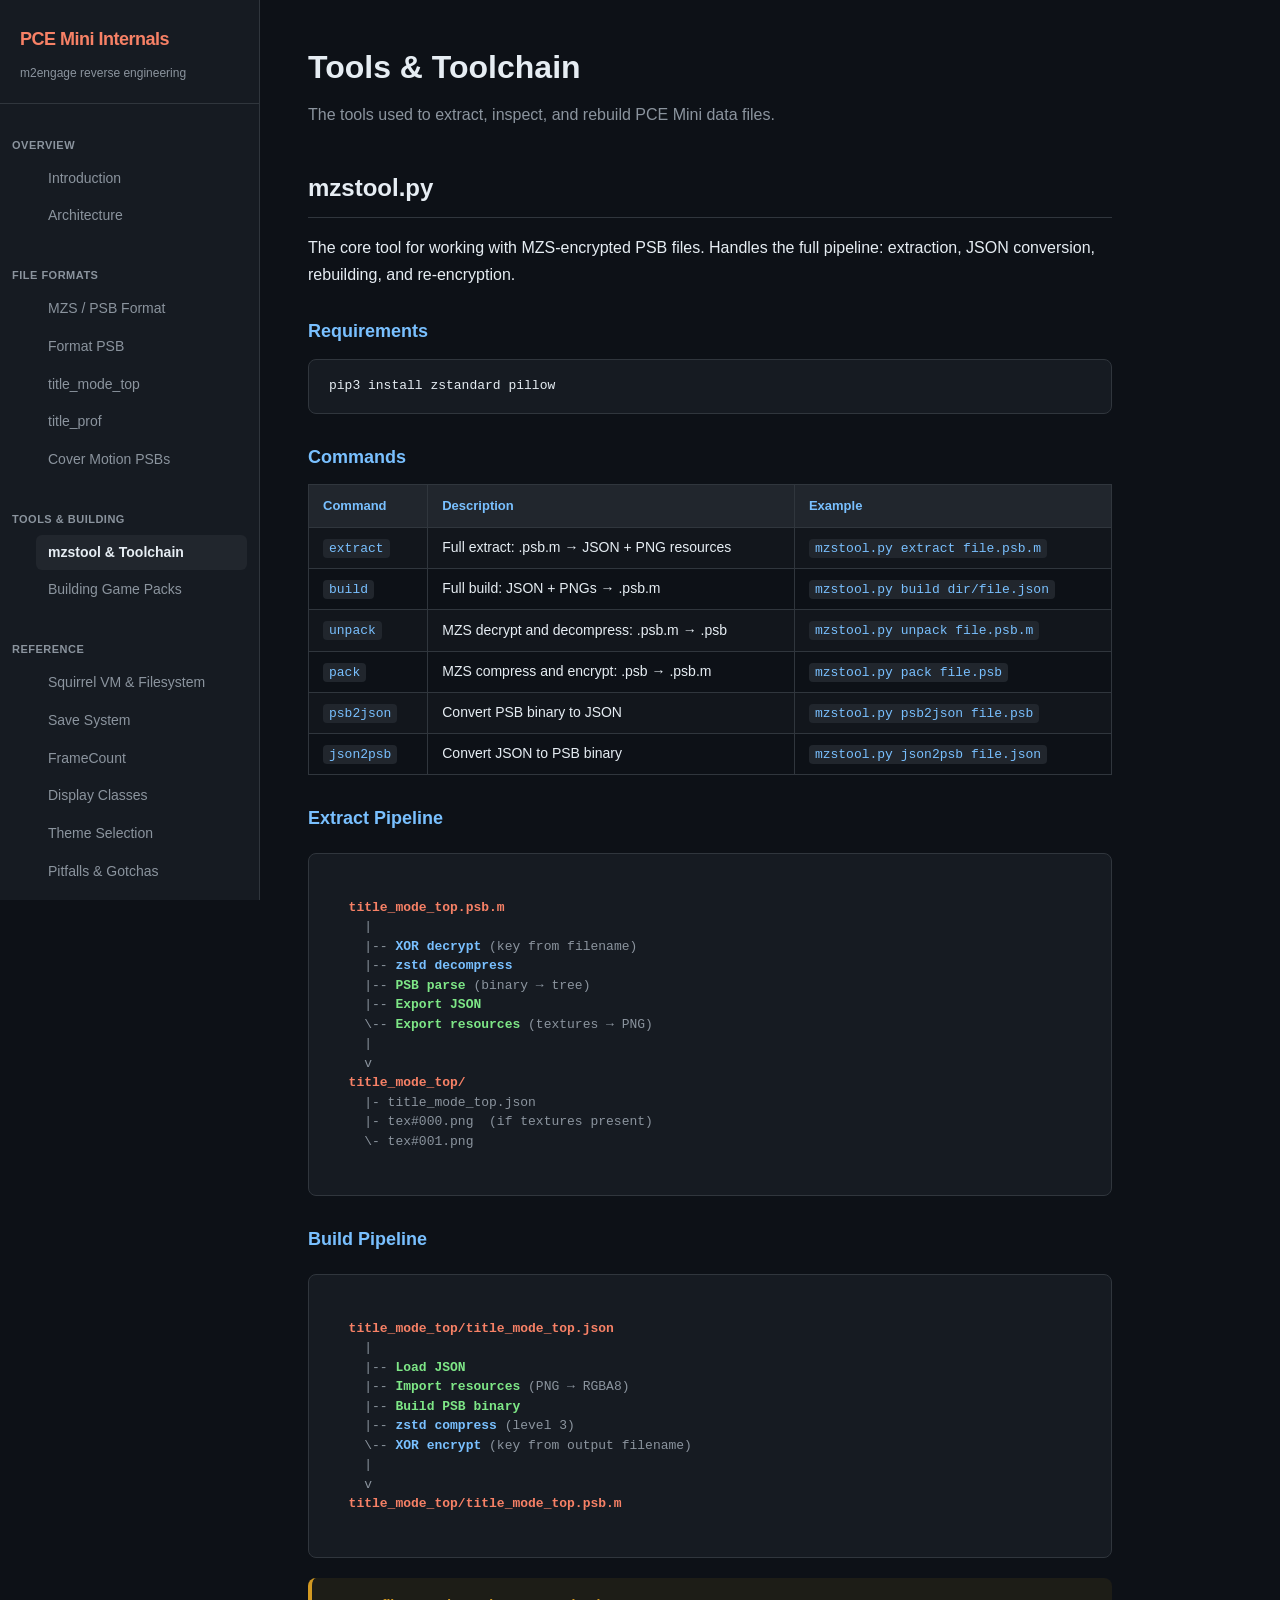
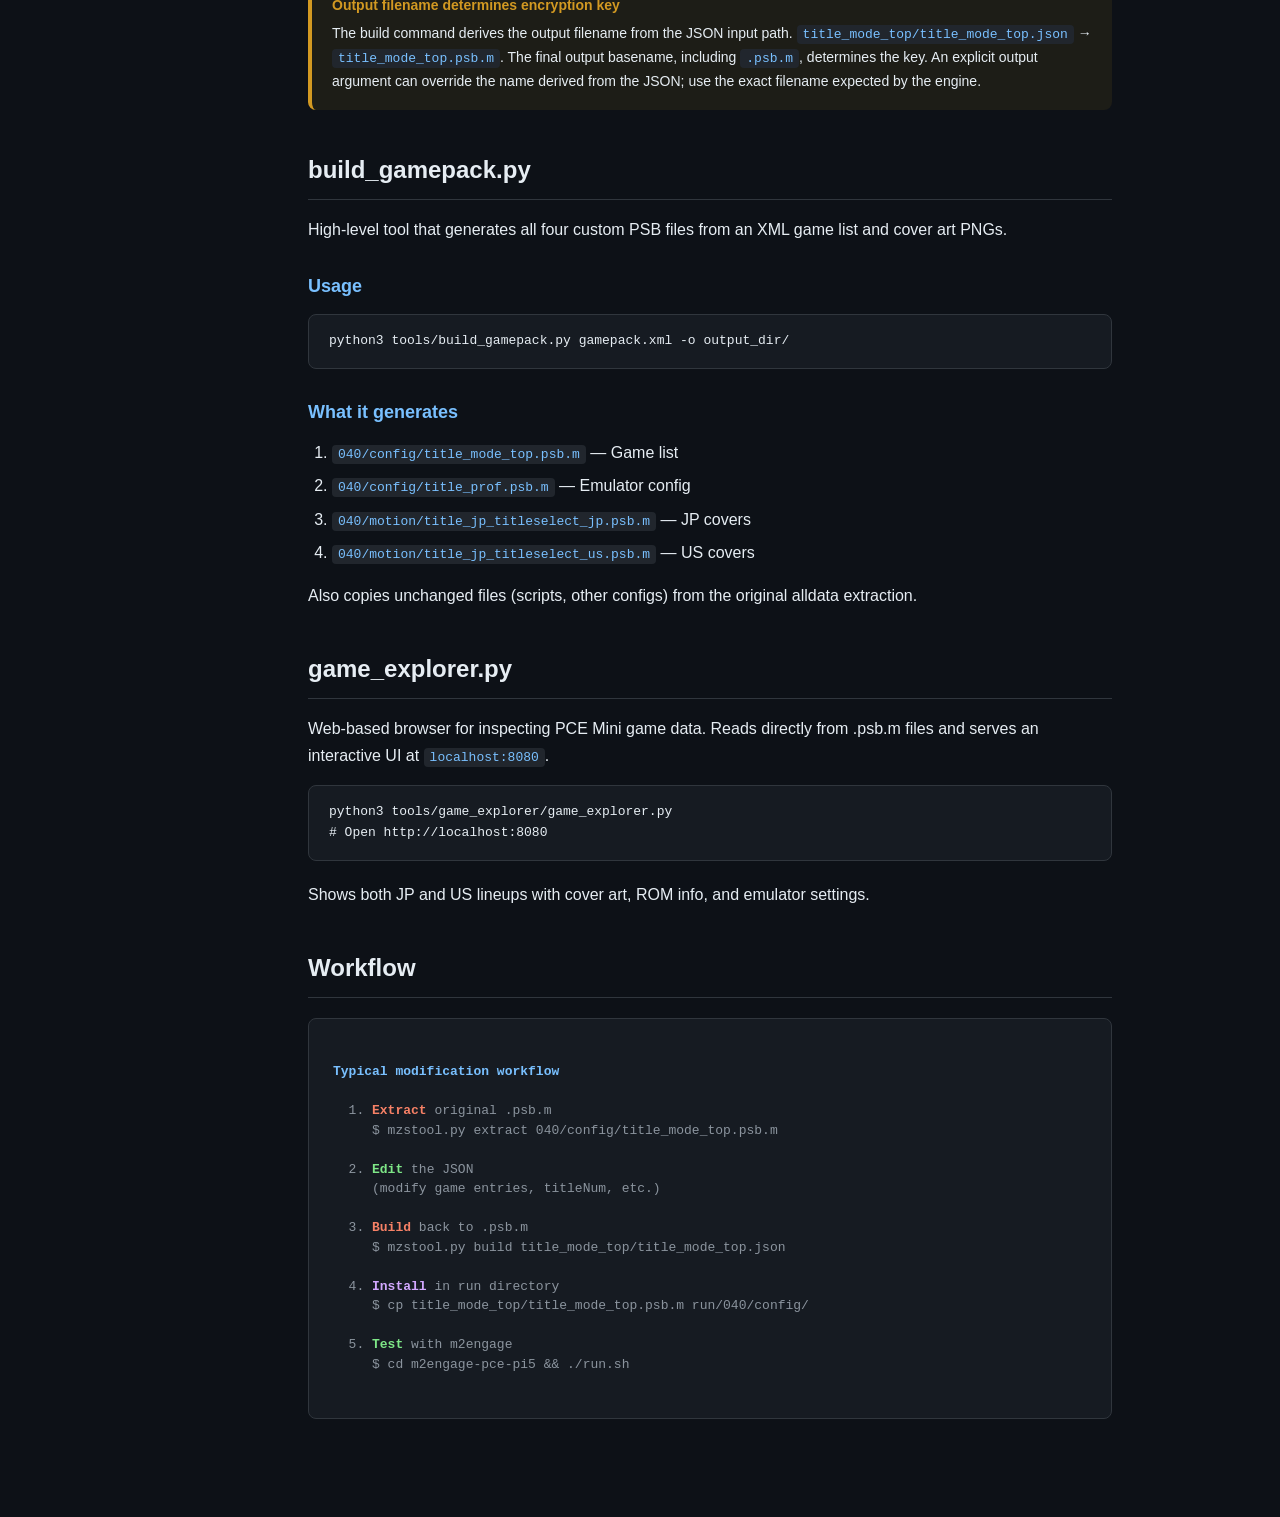
<file: tools.html>
<!DOCTYPE html>
<html lang="en">
<head>
  <meta charset="UTF-8">
  <meta name="viewport" content="width=device-width, initial-scale=1.0">
  <title>Tools - PCE Mini Internals</title>
  <link rel="stylesheet" href="style.css">
</head>
<body>
  <nav>
    <div class="logo">
      <h1>PCE Mini Internals</h1>
      <div class="subtitle">m2engage reverse engineering</div>
    </div>
    <div class="section-label">Overview</div>
    <ul>
      <li><a href="index.html">Introduction</a></li>
      <li><a href="architecture.html">Architecture</a></li>
    </ul>
    <div class="section-label">File Formats</div>
    <ul>
      <li><a href="mzs-format.html">MZS / PSB Format</a></li>
      <li><a href="psb-format.html">Format PSB</a></li>
      <li><a href="title-mode-top.html">title_mode_top</a></li>
      <li><a href="title-prof.html">title_prof</a></li>
      <li><a href="cover-motion.html">Cover Motion PSBs</a></li>
    </ul>
    <div class="section-label">Tools &amp; Building</div>
    <ul>
      <li><a href="tools.html" class="active">mzstool &amp; Toolchain</a></li>
      <li><a href="building.html">Building Game Packs</a></li>
    </ul>
    <div class="section-label">Reference</div>
    <ul>
      <li><a href="squirrel-vm.html">Squirrel VM &amp; Filesystem</a></li>
      <li><a href="save-system.html">Save System</a></li>
      <li><a href="framecount.html">FrameCount</a></li>
      <li><a href="display-classes.html">Display Classes</a></li>
      <li><a href="theme.html">Theme Selection</a></li>
      <li><a href="pitfalls.html">Pitfalls &amp; Gotchas</a></li>
    </ul>
  </nav>

  <main>
    <h1>Tools &amp; Toolchain</h1>
    <p class="page-desc">
      The tools used to extract, inspect, and rebuild PCE Mini data files.
    </p>

    <h2>mzstool.py</h2>
    <p>
      The core tool for working with MZS-encrypted PSB files. Handles the full pipeline:
      extraction, JSON conversion, rebuilding, and re-encryption.
    </p>

    <h3>Requirements</h3>
    <pre><code>pip3 install zstandard pillow</code></pre>

    <h3>Commands</h3>
    <table>
      <tr><th>Command</th><th>Description</th><th>Example</th></tr>
      <tr>
        <td><code>extract</code></td>
        <td>Full extract: .psb.m &rarr; JSON + PNG resources</td>
        <td><code>mzstool.py extract file.psb.m</code></td>
      </tr>
      <tr>
        <td><code>build</code></td>
        <td>Full build: JSON + PNGs &rarr; .psb.m</td>
        <td><code>mzstool.py build dir/file.json</code></td>
      </tr>
      <tr>
        <td><code>unpack</code></td>
        <td>MZS decrypt and decompress: .psb.m &rarr; .psb</td>
        <td><code>mzstool.py unpack file.psb.m</code></td>
      </tr>
      <tr>
        <td><code>pack</code></td>
        <td>MZS compress and encrypt: .psb &rarr; .psb.m</td>
        <td><code>mzstool.py pack file.psb</code></td>
      </tr>
      <tr>
        <td><code>psb2json</code></td>
        <td>Convert PSB binary to JSON</td>
        <td><code>mzstool.py psb2json file.psb</code></td>
      </tr>
      <tr>
        <td><code>json2psb</code></td>
        <td>Convert JSON to PSB binary</td>
        <td><code>mzstool.py json2psb file.json</code></td>
      </tr>
    </table>

    <h3>Extract Pipeline</h3>
    <div class="diagram">
  <span class="highlight">title_mode_top.psb.m</span>
    |
    |-- <span class="hl-blue">XOR decrypt</span> (key from filename)
    |-- <span class="hl-blue">zstd decompress</span>
    |-- <span class="hl-green">PSB parse</span> (binary &rarr; tree)
    |-- <span class="hl-green">Export JSON</span>
    \-- <span class="hl-green">Export resources</span> (textures &rarr; PNG)
    |
    v
  <span class="highlight">title_mode_top/</span>
    |- title_mode_top.json
    |- tex#000.png  <span class="hl-dim">(if textures present)</span>
    \- tex#001.png
    </div>

    <h3>Build Pipeline</h3>
    <div class="diagram">
  <span class="highlight">title_mode_top/title_mode_top.json</span>
    |
    |-- <span class="hl-green">Load JSON</span>
    |-- <span class="hl-green">Import resources</span> (PNG &rarr; RGBA8)
    |-- <span class="hl-green">Build PSB binary</span>
    |-- <span class="hl-blue">zstd compress</span> (level 3)
    \-- <span class="hl-blue">XOR encrypt</span> (key from output filename)
    |
    v
  <span class="highlight">title_mode_top/title_mode_top.psb.m</span>
    </div>

    <div class="box box-warning">
      <strong>Output filename determines encryption key</strong>
      The build command derives the output filename from the JSON input path.
      <code>title_mode_top/title_mode_top.json</code> &rarr; <code>title_mode_top.psb.m</code>.
      The final output basename, including <code>.psb.m</code>, determines the key. An explicit output argument can override the name derived from the JSON; use the exact filename expected by the engine.
    </div>

    <h2>build_gamepack.py</h2>
    <p>
      High-level tool that generates all four custom PSB files from an XML game list
      and cover art PNGs.
    </p>

    <h3>Usage</h3>
    <pre><code>python3 tools/build_gamepack.py gamepack.xml -o output_dir/</code></pre>

    <h3>What it generates</h3>
    <ol>
      <li><code>040/config/title_mode_top.psb.m</code> &mdash; Game list</li>
      <li><code>040/config/title_prof.psb.m</code> &mdash; Emulator config</li>
      <li><code>040/motion/title_jp_titleselect_jp.psb.m</code> &mdash; JP covers</li>
      <li><code>040/motion/title_jp_titleselect_us.psb.m</code> &mdash; US covers</li>
    </ol>
    <p>Also copies unchanged files (scripts, other configs) from the original alldata extraction.</p>

    <h2>game_explorer.py</h2>
    <p>
      Web-based browser for inspecting PCE Mini game data. Reads directly from .psb.m files
      and serves an interactive UI at <code>localhost:8080</code>.
    </p>
    <pre><code>python3 tools/game_explorer/game_explorer.py
# Open http://localhost:8080</code></pre>
    <p>Shows both JP and US lineups with cover art, ROM info, and emulator settings.</p>

    <h2>Workflow</h2>
    <div class="diagram">
<span class="hl-blue">Typical modification workflow</span>

  1. <span class="highlight">Extract</span> original .psb.m
     $ mzstool.py extract 040/config/title_mode_top.psb.m

  2. <span class="hl-green">Edit</span> the JSON
     (modify game entries, titleNum, etc.)

  3. <span class="highlight">Build</span> back to .psb.m
     $ mzstool.py build title_mode_top/title_mode_top.json

  4. <span class="hl-purple">Install</span> in run directory
     $ cp title_mode_top/title_mode_top.psb.m run/040/config/

  5. <span class="hl-green">Test</span> with m2engage
     $ cd m2engage-pce-pi5 && ./run.sh
    </div>

  </main>
</body>
</html>
</file>
<file: style.css>
/* === PCE Mini Internals Documentation === */

:root {
  --bg: #0d1117;
  --bg-secondary: #161b22;
  --bg-tertiary: #21262d;
  --border: #30363d;
  --text: #e6edf3;
  --text-muted: #8b949e;
  --accent: #f78166;
  --accent2: #7ee787;
  --accent3: #79c0ff;
  --accent4: #d2a8ff;
  --link: #58a6ff;
  --warning: #d29922;
  --danger: #f85149;
  --success: #3fb950;
  --pce-red: #e44;
  --pce-orange: #f78166;
}

* { box-sizing: border-box; margin: 0; padding: 0; }

body {
  font-family: -apple-system, BlinkMacSystemFont, 'Segoe UI', Helvetica, Arial, sans-serif;
  background: var(--bg);
  color: var(--text);
  line-height: 1.7;
  display: flex;
  min-height: 100vh;
}

/* --- Navigation --- */
nav {
  position: fixed;
  top: 0;
  left: 0;
  width: 260px;
  height: 100vh;
  background: var(--bg-secondary);
  border-right: 1px solid var(--border);
  padding: 24px 0;
  overflow-y: auto;
  z-index: 100;
}

nav .logo {
  padding: 0 20px 20px;
  border-bottom: 1px solid var(--border);
  margin-bottom: 16px;
}

nav .logo h1 {
  font-size: 18px;
  color: var(--accent);
  font-weight: 700;
  letter-spacing: -0.5px;
}

nav .logo .subtitle {
  font-size: 12px;
  color: var(--text-muted);
  margin-top: 4px;
}

nav ul {
  list-style: none;
  padding: 0 12px;
}

nav ul li {
  margin-bottom: 2px;
}

nav ul li a {
  display: block;
  padding: 6px 12px;
  color: var(--text-muted);
  text-decoration: none;
  font-size: 14px;
  border-radius: 6px;
  transition: all 0.15s;
}

nav ul li a:hover {
  color: var(--text);
  background: var(--bg-tertiary);
}

nav ul li a.active {
  color: var(--text);
  background: var(--bg-tertiary);
  font-weight: 600;
}

nav .section-label {
  font-size: 11px;
  font-weight: 700;
  text-transform: uppercase;
  color: var(--text-muted);
  padding: 16px 12px 6px;
  letter-spacing: 0.5px;
}

/* --- Main Content --- */
main {
  margin-left: 260px;
  flex: 1;
  max-width: 900px;
  padding: 40px 48px 80px;
  min-width: 0;
}

h1 {
  font-size: 32px;
  font-weight: 700;
  margin-bottom: 8px;
  color: var(--text);
}

h1 .tag {
  display: inline-block;
  font-size: 12px;
  padding: 2px 8px;
  border-radius: 12px;
  background: var(--accent);
  color: var(--bg);
  vertical-align: middle;
  margin-left: 8px;
  font-weight: 600;
}

.page-desc {
  color: var(--text-muted);
  font-size: 16px;
  margin-bottom: 32px;
  line-height: 1.6;
}

h2 {
  font-size: 24px;
  font-weight: 600;
  margin-top: 40px;
  margin-bottom: 16px;
  padding-bottom: 8px;
  border-bottom: 1px solid var(--border);
  color: var(--text);
}

h3 {
  font-size: 18px;
  font-weight: 600;
  margin-top: 28px;
  margin-bottom: 12px;
  color: var(--accent3);
}

h4 {
  font-size: 15px;
  font-weight: 600;
  margin-top: 20px;
  margin-bottom: 8px;
  color: var(--accent4);
}

p {
  margin-bottom: 16px;
  color: var(--text);
}

a { color: var(--link); text-decoration: none; }
a:hover { text-decoration: underline; }

/* --- Code --- */
code {
  font-family: 'SF Mono', 'Fira Code', 'Cascadia Code', monospace;
  background: var(--bg-tertiary);
  padding: 2px 6px;
  border-radius: 4px;
  font-size: 13px;
  color: var(--accent3);
  overflow-wrap: anywhere;
}

pre {
  background: var(--bg-secondary);
  border: 1px solid var(--border);
  border-radius: 8px;
  padding: 16px 20px;
  margin-bottom: 20px;
  overflow-x: auto;
  font-size: 13px;
  line-height: 1.6;
}

pre code {
  background: none;
  padding: 0;
  color: var(--text);
}

/* --- Tables --- */
table {
  width: 100%;
  border-collapse: collapse;
  margin-bottom: 24px;
  font-size: 14px;
}

th {
  background: var(--bg-tertiary);
  border: 1px solid var(--border);
  padding: 10px 14px;
  text-align: left;
  font-weight: 600;
  color: var(--accent3);
  font-size: 13px;
}

td {
  border: 1px solid var(--border);
  padding: 8px 14px;
  color: var(--text);
  overflow-wrap: anywhere;
}

tr:nth-child(even) td {
  background: rgba(255,255,255,0.02);
}

tr.highlight-row td {
  background: rgba(248, 81, 73, 0.1);
  font-weight: 600;
}

/* --- Diagrams / Illustrations --- */
.diagram {
  background: var(--bg-secondary);
  border: 1px solid var(--border);
  border-radius: 8px;
  padding: 24px;
  margin: 20px 0;
  overflow-x: auto;
  white-space: pre-wrap;
  font-family: 'SF Mono', monospace;
  font-size: 13px;
  line-height: 1.5;
  color: var(--text-muted);
}

.diagram .highlight { color: var(--accent); font-weight: 700; }
.diagram .hl-green { color: var(--accent2); font-weight: 700; }
.diagram .hl-blue { color: var(--accent3); font-weight: 700; }
.diagram .hl-purple { color: var(--accent4); font-weight: 700; }
.diagram .hl-dim { color: var(--text-muted); }

/* --- Info boxes --- */
.box {
  border-radius: 8px;
  padding: 16px 20px;
  margin: 20px 0;
  border-left: 4px solid;
  font-size: 14px;
}

.box-info {
  background: rgba(56, 139, 253, 0.08);
  border-color: var(--accent3);
}

.box-warning {
  background: rgba(210, 169, 34, 0.08);
  border-color: var(--warning);
}

.box-danger {
  background: rgba(248, 81, 73, 0.08);
  border-color: var(--danger);
}

.box-success {
  background: rgba(63, 185, 80, 0.08);
  border-color: var(--success);
}

.box strong {
  display: block;
  margin-bottom: 4px;
}

.box-warning strong { color: var(--warning); }
.box-danger strong { color: var(--danger); }
.box-info strong { color: var(--accent3); }
.box-success strong { color: var(--success); }

/* --- Lists --- */
ul, ol {
  margin: 0 0 16px 24px;
}

li {
  margin-bottom: 6px;
}

/* --- Inline badges --- */
.badge {
  display: inline-block;
  font-size: 11px;
  font-weight: 600;
  padding: 1px 7px;
  border-radius: 10px;
  vertical-align: middle;
}

.badge-jp { background: #e44; color: #fff; }
.badge-us { background: #38a; color: #fff; }
.badge-en { background: #7a5; color: #fff; }
.badge-dummy { background: var(--bg-tertiary); color: var(--text-muted); border: 1px solid var(--border); }
.badge-file { background: var(--accent4); color: var(--bg); }
.badge-key { background: var(--accent); color: var(--bg); }

/* --- Grid layout for cards --- */
.card-grid {
  display: grid;
  grid-template-columns: 1fr 1fr;
  gap: 16px;
  margin: 20px 0;
}

.card {
  background: var(--bg-secondary);
  border: 1px solid var(--border);
  border-radius: 8px;
  padding: 16px 20px;
}

.card h4 {
  margin-top: 0;
  margin-bottom: 8px;
}

.card p {
  font-size: 13px;
  color: var(--text-muted);
  margin-bottom: 0;
}

/* --- SVG diagrams --- */
svg text {
  font-family: 'SF Mono', monospace;
  font-size: 12px;
}

/* --- Responsive --- */
@media (max-width: 900px) {
  nav { display: none; }
  main { margin-left: 0; padding: 24px; }
  .card-grid { grid-template-columns: 1fr; }
}
</file>
